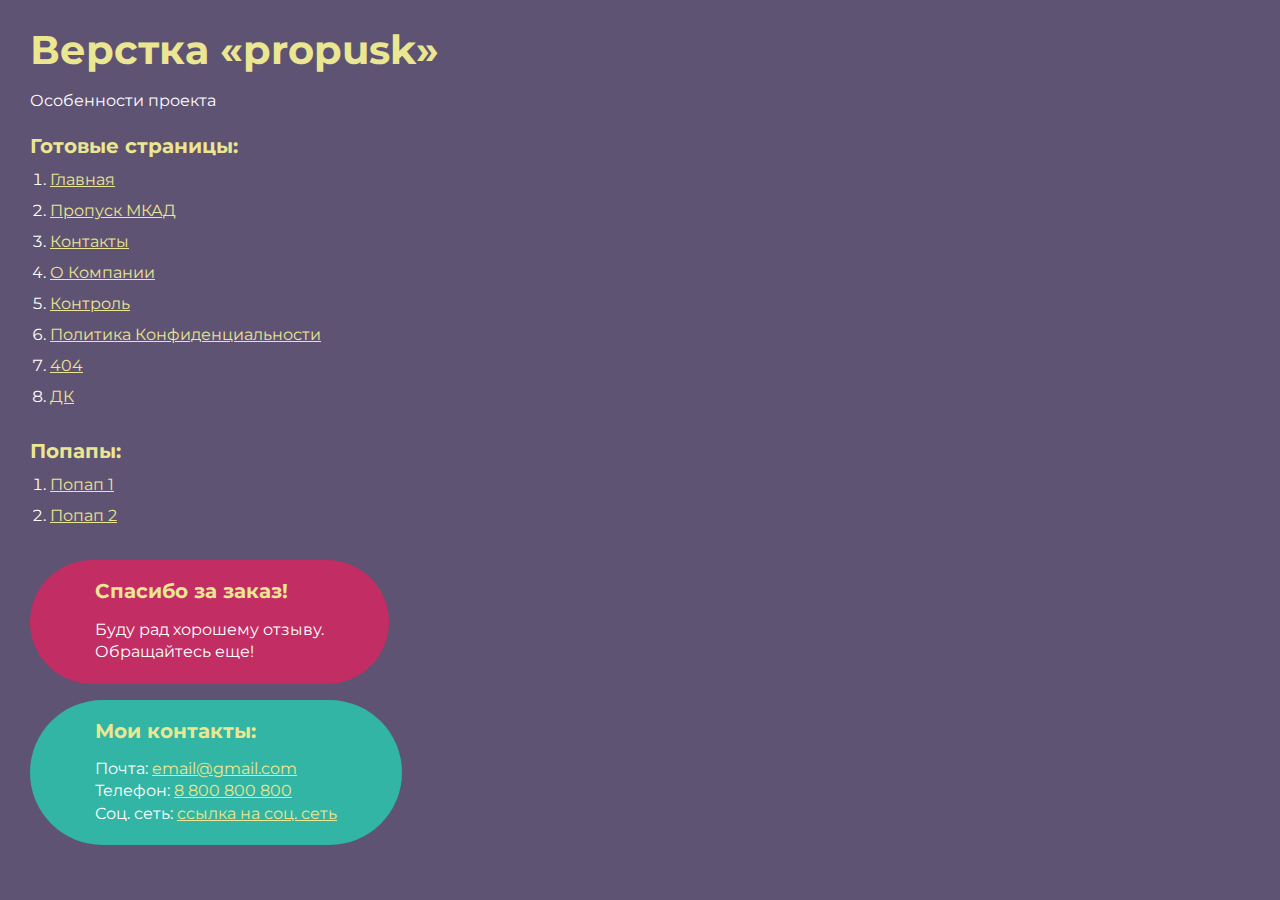
<file: index.html>
<!DOCTYPE html>
<html>

<head>
	<meta charset="UTF-8">
	<meta name="viewport" content="width=device-width, initial-scale=1.0">
	<title>Верстка «propusk»</title>
</head>

<body>
	<div class="rootpage">
		<h1>Верстка «propusk»</h1>
		<div class="rootpage__info">
			Особенности проекта
		</div>
		<h2>Готовые страницы:</h2>
		<ol class="rootpage__list">
			<li><a target="_blank" href="home.html">Главная</a></li>
			<li><a target="_blank" href="mkad.html">Пропуск МКАД</a></li>
			<li><a target="_blank" href="contacts.html">Контакты</a></li>
			<li><a target="_blank" href="about.html">О Компании</a></li>
			<li><a target="_blank" href="control.html">Контроль</a></li>
			<li><a target="_blank" href="policy.html">Политика Конфиденциальности</a></li>
			<li><a target="_blank" href="404.html">404</a></li>
			<li><a target="_blank" href="dk.html">ДК</a></li>
		</ol>
		<h2>Попапы:</h2>
		<ol class="rootpage__list">
			<li><a target="_blank" href="home.html#popup">Попап 1</a></li>
			<li><a target="_blank" href="home.html#popupaccept">Попап 2</a></li>
		</ol>
		<div class="rootpage__tnx">
			<h2>Спасибо за заказ!</h2>
			<p>Буду рад хорошему отзыву.</p>
			<p>Обращайтесь еще!</p>
		</div>
		<div class="rootpage__contacts">
			<h2>Мои контакты:</h2>
			<p>Почта: <a href="mailto:email@gmail.com">email@gmail.com</a></p>
			<p>Телефон: <a href="tel:8800800800">8 800 800 800</a></p>
			<p>Соц. сеть: <a href="">ссылка на соц. сеть</a></p>
		</div>
	</div>

</body>
<style>
	@charset "UTF-8";
	@import url("https://fonts.googleapis.com/css?family=Montserrat:regular,700&display=swap");

	*,
	*::before,
	*::after {
		padding: 0px;
		margin: 0px;
		border: 0px;
		box-sizing: border-box;
	}

	html,
	body {
		height: 100%;
		margin: 0;
		padding: 0;
		min-width: 320px;
		width: 100%;
		color: #fff;
		background-color: #5e5373;
	}

	body {
		font-family: Montserrat;
		font-size: 100%;
		line-height: 1;
		font-size: 1rem;
	}

	a {
		text-decoration: underline;
		color: #ebe691
	}

	a:visited {
		text-decoration: underline;
		color: #aaa768;
	}

	a:hover {
		text-decoration: none;
	}

	ul li {
		list-style: none;
	}

	img {
		vertical-align: top;
	}

	.wrapper {
		width: 100%;
		min-height: 100%;
		overflow: hidden;
	}

	.rootpage {
		padding: 30px;
		display: flex;
		flex-direction: column;
		align-items: flex-start;
	}

	@media (max-width: 767px) {
		.rootpage {
			padding: 30px 15px;
		}
	}

	h1 {
		color: #ebe691;
		font-size: 2.5rem;
		margin: 0px 0px 1.25rem 0px;
	}

	@media (max-width: 767px) {
		h1 {
			font-size: 1.85rem;
			margin: 0px 0px 1.25rem 0px;
		}
	}

	h2 {
		color: #ebe691;
		font-size: 1.25rem;
		margin: 0px 0px 1rem 0px;
	}

	@media (max-width: 767px) {
		h2 {
			font-size: 1.125rem;
			margin: 0px 0px 1rem 0px;
		}
	}

	.rootpage__info {
		line-height: 140%;
		margin: 0px 0px 1.5rem 0px;
	}

	.rootpage__list {
		margin: 0px 0px 2.25rem 1.25rem;
	}

	.rootpage__list li:not(:last-child) {
		margin: 0px 0px 15px 0px;
	}

	.rootpage__contacts,
	.rootpage__tnx {
		border-radius: 200px;
		padding: 20px 65px;
		line-height: 140%;
	}

	@media (max-width: 767px) {

		.rootpage__contacts,
		.rootpage__tnx {
			border-radius: 40px;
			padding: 20px;
		}
	}

	.rootpage__contacts {
		background: #32b5a4;

	}

	.rootpage__contacts a {
		color: #ebe691;
	}

	.rootpage__tnx {
		background: #c22d63;
		margin: 0px 0px 1rem 0px;
	}
</style>

</html>
</file>
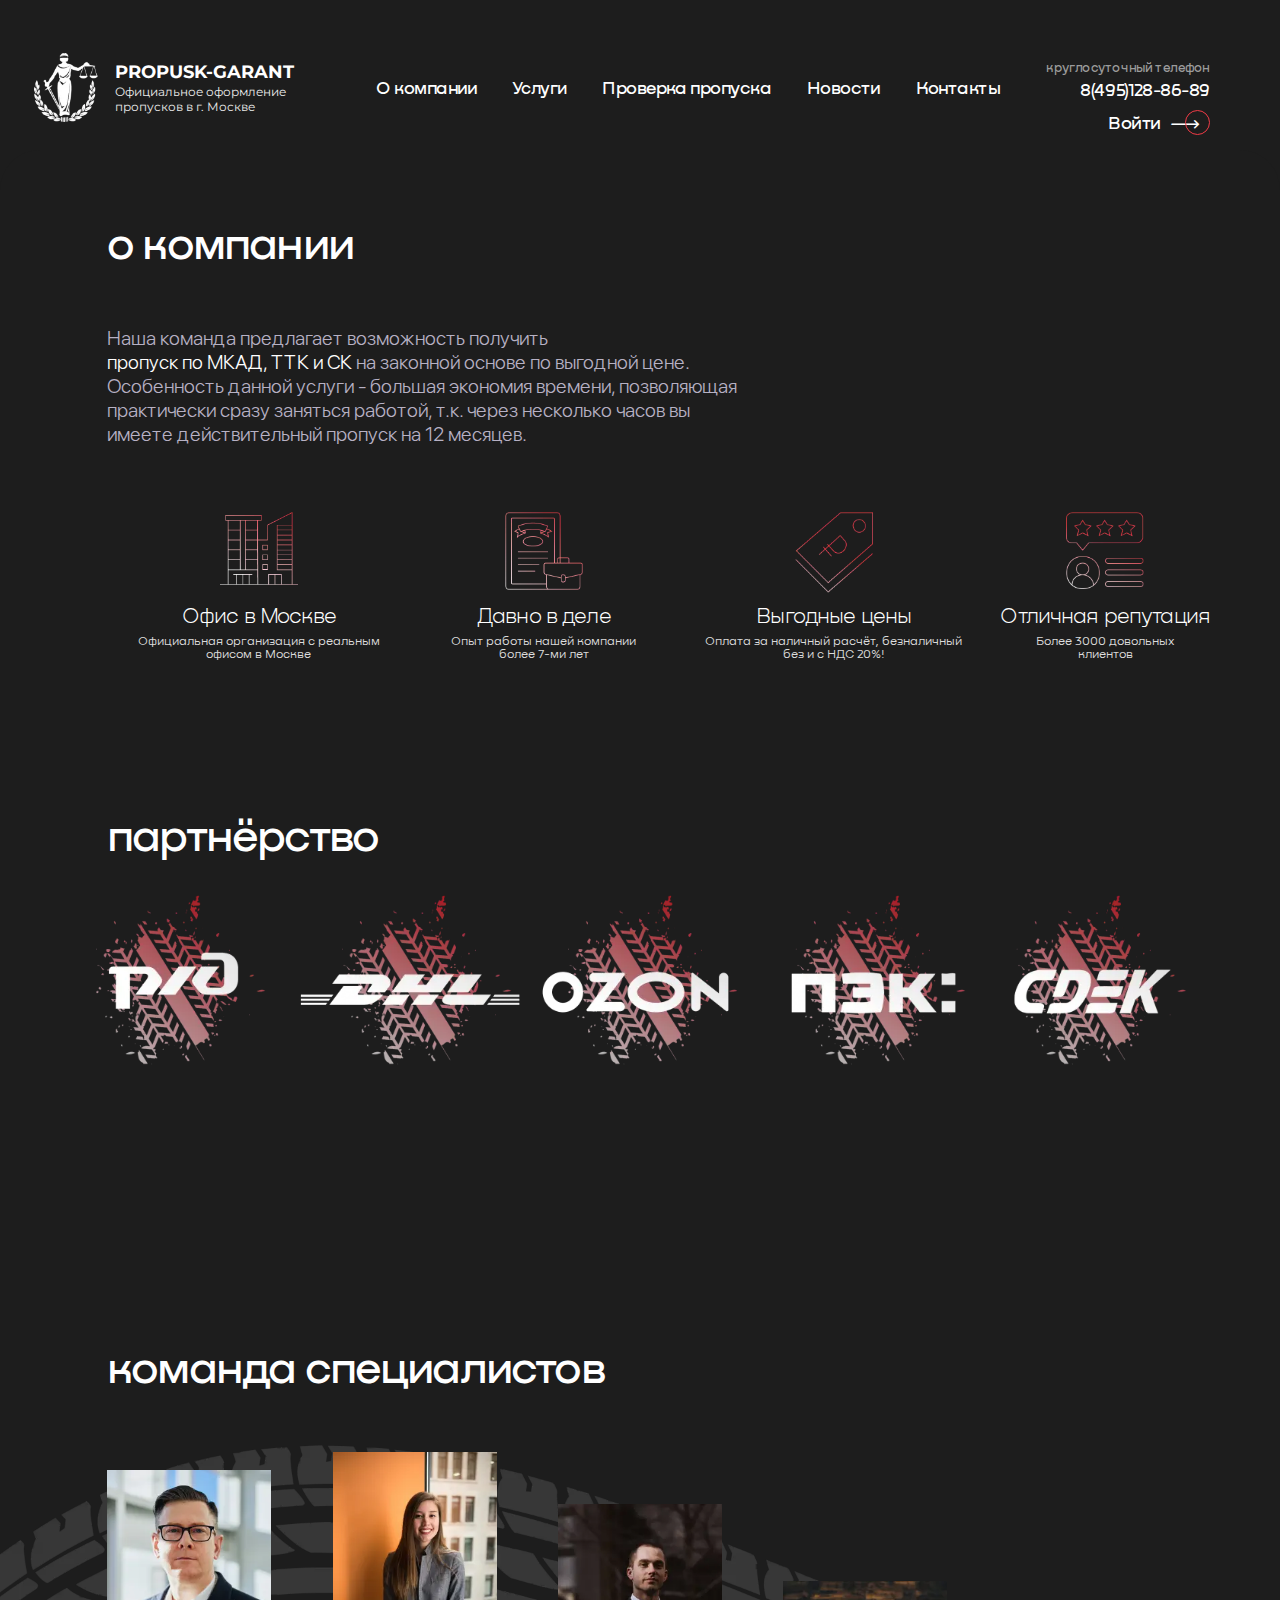
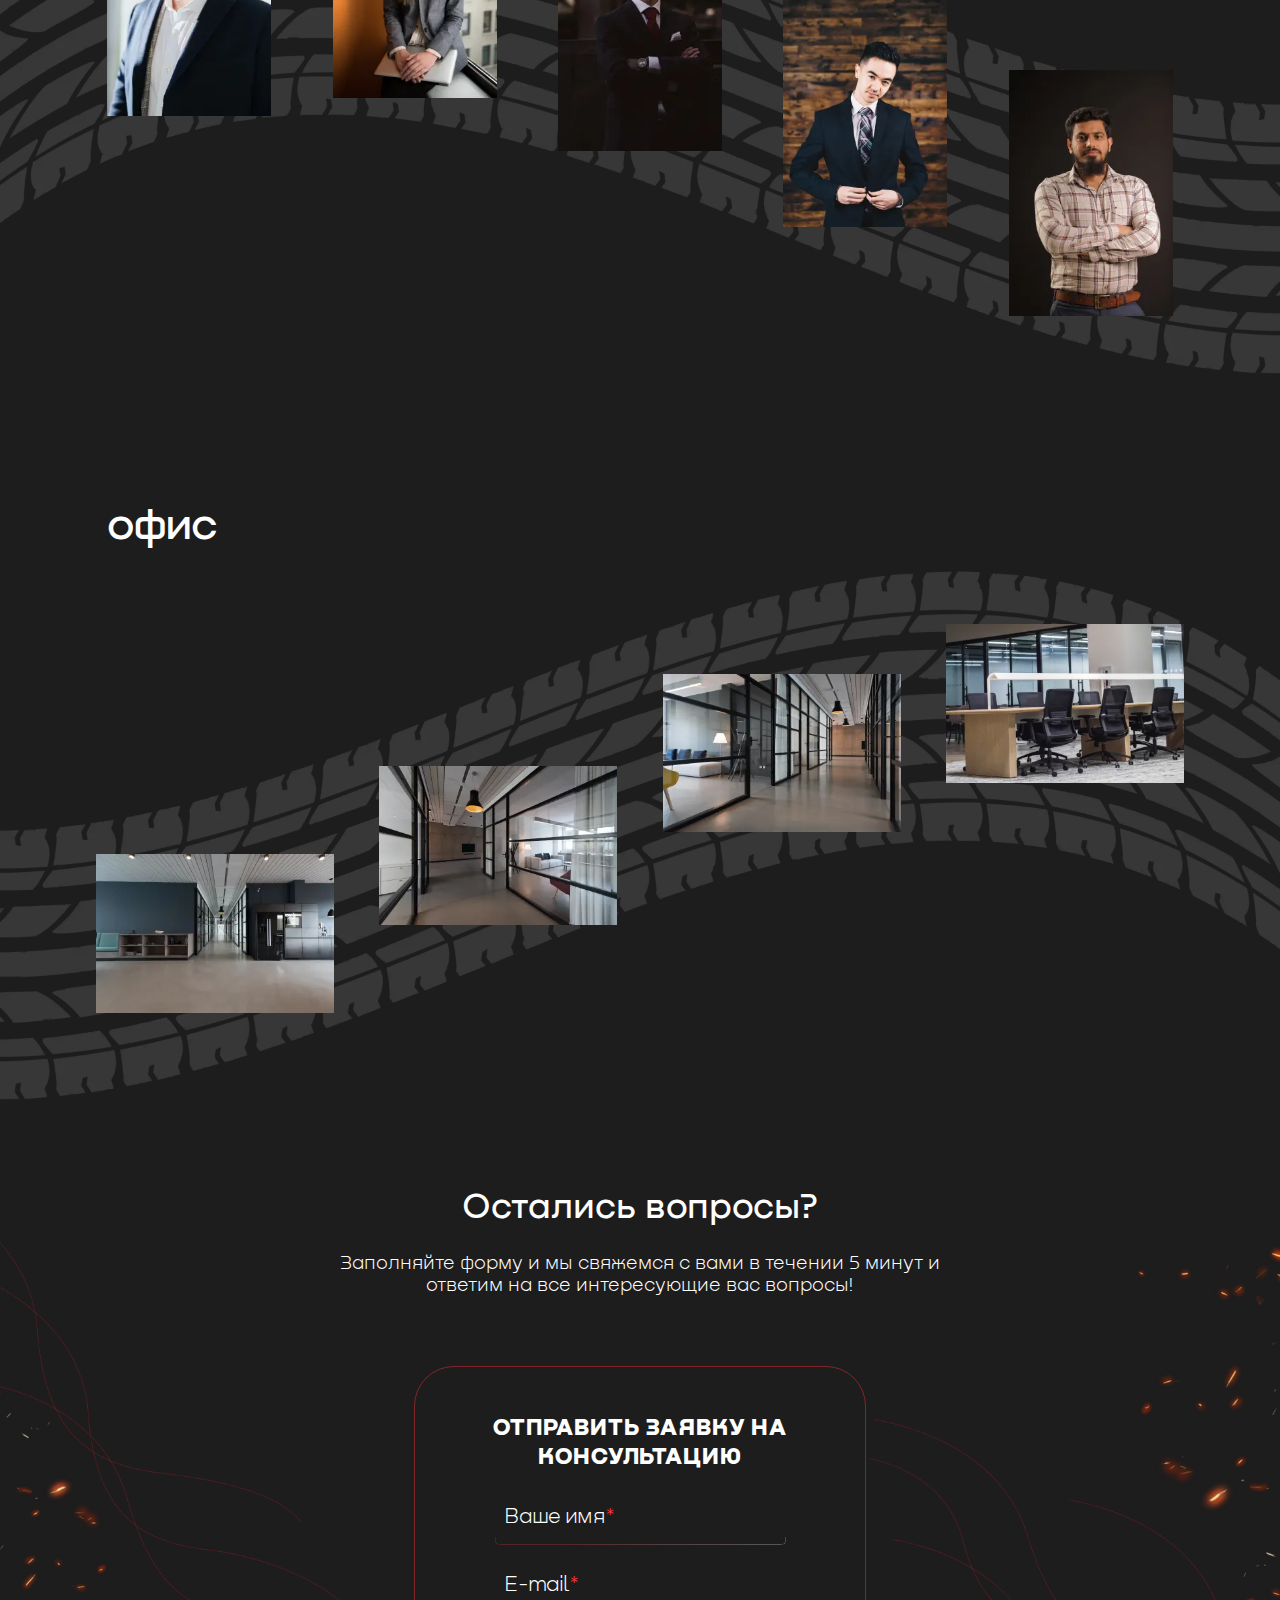
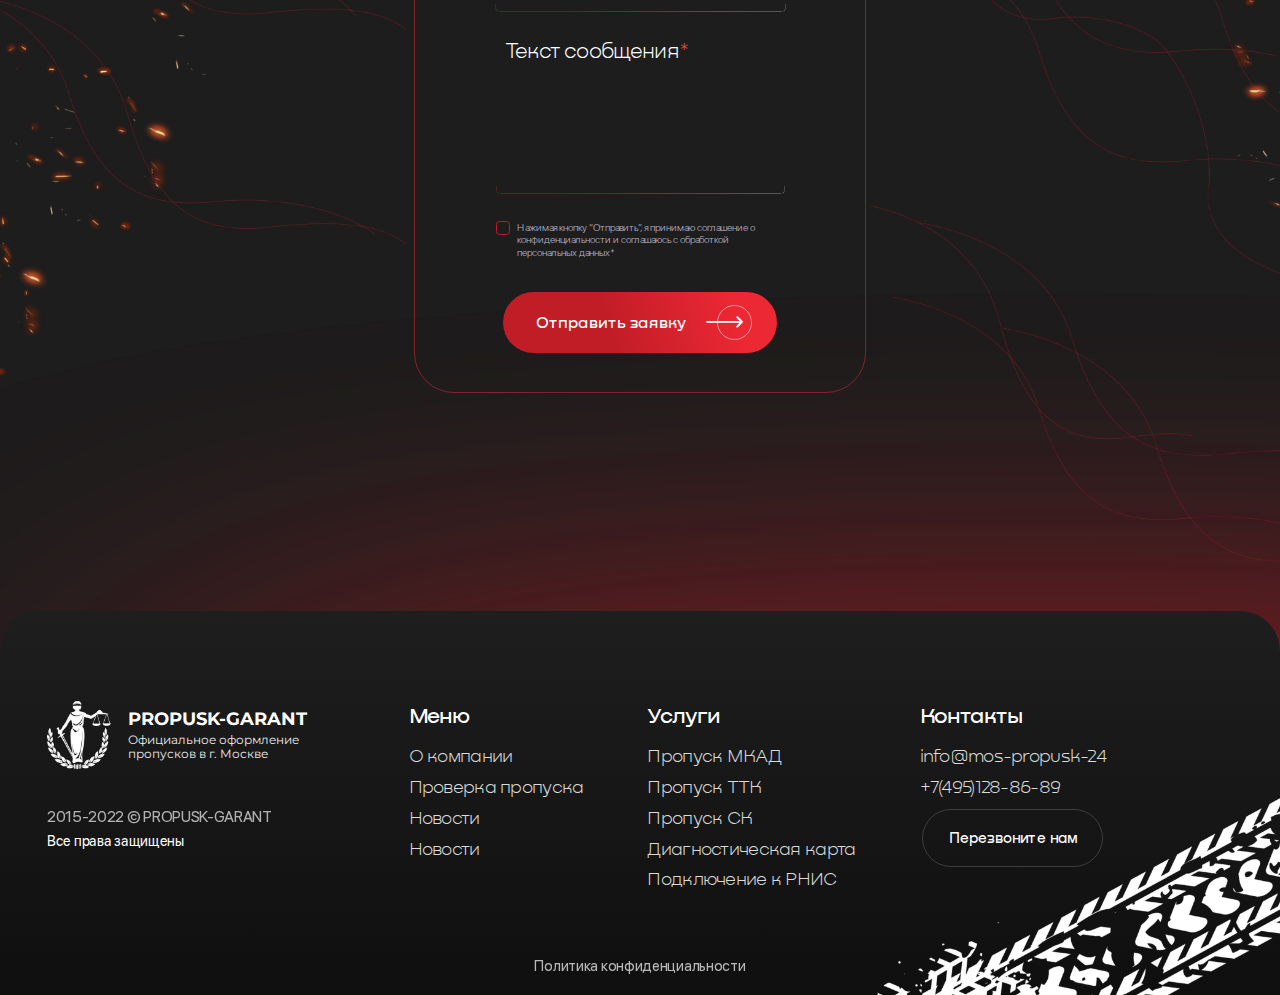
<file: about.html>
<!DOCTYPE html>
<html lang="ru">

<head>
	<title>О компании</title>
	<meta charset="UTF-8">
	<meta name="format-detection" content="telephone=no">
	<!-- <style>body{opacity: 0;}</style> -->
	<link rel="stylesheet" href="css/style.min.css?_v=20221114233137">
	<link rel="shortcut icon" href="favicon.ico">
	<!-- <meta name="robots" content="noindex, nofollow"> -->
	<meta name="viewport" content="width=device-width, initial-scale=1.0">
</head>

<body>
	<div class="wrapper">
		<main class="page">
			<header class="header">
				<div class="header__container">
					<div class="header__body body-header">
						<a href="home.html" class="body-header__logo logo-header">
							<picture><source srcset="img/logo.webp" type="image/webp"><img class="logo-header__img" src="img/logo.png" alt=""></picture>
							<div class="logo-header__text">
								<div class="logo-header__title">PROPUSK-GARANT</div>
								<div class="logo-header__subtitle">Официальное оформление <br> пропусков в г. Москве</div>
							</div>
						</a>
						<nav data-spollers class="body-header__nav nav-header">
							<ul class="nav-header__list">
								<li class="nav-header__item"><a href="" class="nav-header__link">О компании</a></li>
								<li class="nav-header__item">
									<div class="nav-header-spoller spoller-nav">
										<button type="button" data-spoller class="spoller-nav__title">Услуги</button>
										<div class="spoller-nav__body">
											<ul class="spoller-nav__list">
												<li class="spoller-nav__item"><a href="mkad.html" class="spoller-nav__link">Пропуск МКАД</a></li>
												<li class="spoller-nav__item"><a href="" class="spoller-nav__link">Пропуск ТТК</a></li>
												<li class="spoller-nav__item"><a href="" class="spoller-nav__link">Пропуск СК</a></li>
												<li class="spoller-nav__item"><a href="" class="spoller-nav__link">Пропуск на эвакуатор</a></li>
												<li class="spoller-nav__item"><a href="" class="spoller-nav__link">Пропуск на спецтехнику</a></li>
												<li class="spoller-nav__item"><a href="" class="spoller-nav__link">Иностранным перевозчикам</a></li>
												<li class="spoller-nav__item"><a href="" class="spoller-nav__link">Диагностическая карта</a></li>
												<li class="spoller-nav__item"><a href="" class="spoller-nav__link">Подключение к РНИС</a></li>
												<li class="spoller-nav__item"><a href="" class="spoller-nav__link">Страхование ТС</a></li>
												<li class="spoller-nav__item"><a href="" class="spoller-nav__link">Переоборудование ТС</a></li>
											</ul>
										</div>
									</div>
								</li>
								<li class="nav-header__item"><a href="" class="nav-header__link">Проверка пропуска</a></li>
								<li class="nav-header__item"><a href="" class="nav-header__link">Новости</a></li>
								<li class="nav-header__item"><a href="contacts.html" class="nav-header__link">Контакты</a></li>
							</ul>
						</nav>
						<div class="body-header__phone phone-header">
							<div class="phone-header__inner">
								<div class="phone-header__text">круглосуточный телефон</div>
								<a href="tel:84951288689" class="phone-header__tel">8(495)128-86-89</a>
							</div>
							<a href="" class="phone-header__login login-phone-header">
								<div class="login-phone-header__text _icon-arrow-right">Войти</div>
							</a>
						</div>
					</div>
					<nav class="menu__body body-menu">
						<ul class="body-menu__list">
							<li class="body-menu__item"><a href="" class="body-menu__link">О компании</a></li>
							<li data-spollers class="body-menu__spollers spollers-menu">
								<div class="spollers-menu__item">
									<button type="button" data-spoller class="spollers-menu__title">Услуги</button>
									<div class="spollers-menu__body body-menu-spollers">
										<ul class="body-menu-spollers__list">
											<li class="body-menu-spollers__item"><a href="" class="body-menu-spollers__link">Пропуск МКАД</a></li>
											<li class="body-menu-spollers__item"><a href="" class="body-menu-spollers__link">Пропуск ТТК</a></li>
											<li class="body-menu-spollers__item"><a href="" class="body-menu-spollers__link">Пропуск СК</a></li>
											<li class="body-menu-spollers__item"><a href="" class="body-menu-spollers__link">Пропуск на эвакуатор</a></li>
											<li class="body-menu-spollers__item"><a href="" class="body-menu-spollers__link">Пропуск на спецтехнику</a></li>
											<li class="body-menu-spollers__item"><a href="" class="body-menu-spollers__link">Иностранным перевозчикам</a></li>
											<li class="body-menu-spollers__item"><a href="" class="body-menu-spollers__link">Подключение к РНИС</a></li>
											<li class="body-menu-spollers__item"><a href="" class="body-menu-spollers__link">Страхование ТС</a></li>
											<li class="body-menu-spollers__item"><a href="" class="body-menu-spollers__link">Переоборудование ТС</a></li>
										</ul>
									</div>
								</div>
							</li>
							<li class="body-menu__item"><a href="" class="body-menu__link">Проверка пропуска</a></li>
							<li class="body-menu__item"><a href="" class="body-menu__link">Новости</a></li>
							<li class="body-menu__item"><a href="contacts.html" class="body-menu__link">Контакты</a></li>
							<li class="body-menu__item">
								<a href="" class="phone-header__login login-phone-header">
									<div class="login-phone-header__text _icon-arrow-right">Войти</div>
								</a>
							</li>
							<li class="body-menu__item"><a href="mailto:info@mos-propusk-24.ru" class="body-menu__link">info@mos-propusk-24.ru</a></li>
							<li class="body-menu__item">
								<div class="info-contacts__socials socials-info socials-menu">
									<a href="" class="socials-info__item">
										<img src="img/contacts/vk.svg" alt="">
									</a>
									<a href="" class="socials-info__item">
										<img src="img/contacts/youtube.svg" alt="">
									</a>
									<a href="" class="socials-info__item">
										<img src="img/contacts/yandex.svg" alt="">
									</a>
								</div>
							</li>
						</ul>
					</nav>
					<div data-da=".phone-header, 836" class="header__menu menu">
						<button type="button" class="menu__icon icon-menu"><span></span></button>

					</div>
				</div>
			</header>
			<section class="page__about about-page block page-about">
				<div class="about-page__container">
					<div class="about-page__title block-title">
						о компании
					</div>
					<div class="about-page__body">
						<div class="about-page__text">Наша команда предлагает возможность получить <a href="about-page__text _link">пропуск по МКАД, ТТК и СК</a> на законной основе по выгодной цене.
							Особенность данной услуги - большая экономия времени, позволяющая практически сразу заняться работой, т.к. через несколько часов вы имеете действительный пропуск на 12 месяцев.</div>
						<div class="about-page__inner inner-about">
							<div class="inner-about__item item-inner-about">
								<div class="item-inner-about__img"><picture><source srcset="img/about/01.webp" type="image/webp"><img src="img/about/01.png" alt=""></picture></div>
								<div class="item-inner-about__name">Офис в Москве</div>
								<div class="item-inner-about__text">Официальная организация с реальным офисом в Москве</div>
							</div>
							<div class="inner-about__item item-inner-about">
								<div class="item-inner-about__img"><picture><source srcset="img/about/02.webp" type="image/webp"><img src="img/about/02.png" alt=""></picture></div>
								<div class="item-inner-about__name">Давно в деле</div>
								<div class="item-inner-about__text">Опыт работы нашей компании более 7-ми лет</div>
							</div>
							<div class="inner-about__item item-inner-about">
								<div class="item-inner-about__img"><picture><source srcset="img/about/03.webp" type="image/webp"><img src="img/about/03.png" alt=""></picture></div>
								<div class="item-inner-about__name">Выгодные цены</div>
								<div class="item-inner-about__text">Оплата за наличный расчёт, безналичный без и с НДС 20%!</div>
							</div>
							<div class="inner-about__item item-inner-about">
								<div class="item-inner-about__img"><picture><source srcset="img/about/04.webp" type="image/webp"><img src="img/about/04.png" alt=""></picture></div>
								<div class="item-inner-about__name">
									<span>Отличная</span> репутация
								</div>
								<div class="item-inner-about__text">Более 3000 довольных клиентов</div>
							</div>
						</div>
					</div>
				</div>
				<div class="page__partnership partnership-page">
					<div class="partnership-page__container">
						<div class="partnership-page__title">партнёрство</div>
						<div class="content-partnership__slider">
							<div class="content-partnership__swiper">
								<div class="content-partnership__slide">
									<div class="content-partnership__item"><picture><source srcset="img/partnership/01.webp" type="image/webp"><img src="img/partnership/01.png" alt=""></picture></div>
								</div>
								<div class="content-partnership__slide">
									<div class="content-partnership__item"><picture><source srcset="img/partnership/02.webp" type="image/webp"><img src="img/partnership/02.png" alt=""></picture></div>
								</div>
								<div class="content-partnership__slide">
									<div class="content-partnership__item"><picture><source srcset="img/partnership/03.webp" type="image/webp"><img src="img/partnership/03.png" alt=""></picture></div>
								</div>
								<div class="content-partnership__slide">
									<div class="content-partnership__item"><picture><source srcset="img/partnership/04.webp" type="image/webp"><img src="img/partnership/04.png" alt=""></picture></div>
								</div>
								<div class="content-partnership__slide">
									<div class="content-partnership__item"><picture><source srcset="img/partnership/05.webp" type="image/webp"><img src="img/partnership/05.png" alt=""></picture></div>
								</div>
							</div>
						</div>
					</div>
				</div>
			</section>
			<section class="page__team team-page">
				<picture><source srcset="img/team/bg.webp" type="image/webp"><img class="team-img" src="img/team/bg.png" alt=""></picture>
				<picture><source srcset="img/team/bg.webp" type="image/webp"><img class="team-mobile-img" src="img/team/bg.png" alt=""></picture>
				<div class="team-page__container">
					<div class="team-page__title block-title">команда специалистов</div>
					<div class="team-page__content">
						<div class="team-page__item ti1">
							<picture><source srcset="img/team/01.webp" type="image/webp"><img src="img/team/01.jpg" alt=""></picture>
						</div>
						<div class="team-page__item ti2">
							<picture><source srcset="img/team/02.webp" type="image/webp"><img src="img/team/02.jpg" alt=""></picture>
						</div>
						<div class="team-page__item ti3">
							<picture><source srcset="img/team/03.webp" type="image/webp"><img src="img/team/03.jpg" alt=""></picture>
						</div>
						<div class="team-page__item ti4">
							<picture><source srcset="img/team/04.webp" type="image/webp"><img src="img/team/04.jpg" alt=""></picture>
						</div>
						<div class="team-page__item ti5">
							<picture><source srcset="img/team/05.webp" type="image/webp"><img src="img/team/05.jpg" alt=""></picture>
						</div>
					</div>
				</div>
			</section>
			<section class="page__office office-page">
				<picture><source srcset="img/office/bg.webp" type="image/webp"><img class="office-img" src="img/office/bg.png" alt=""></picture>
				<picture><source srcset="img/office/bg.webp" type="image/webp"><img class="office-mobile-img" src="img/office/bg.png" alt=""></picture>
				<div class="office-page__container">
					<div class="office-page__title block-title">офис</div>
					<div class="office-page__content">
						<div class="office-page__item oi1">
							<picture><source srcset="img/office/01.webp" type="image/webp"><img src="img/office/01.jpg" alt=""></picture>
						</div>
						<div class="office-page__item oi2">
							<picture><source srcset="img/office/02.webp" type="image/webp"><img src="img/office/02.jpg" alt=""></picture>
						</div>
						<div class="office-page__item oi3">
							<picture><source srcset="img/office/03.webp" type="image/webp"><img src="img/office/03.jpg" alt=""></picture>
						</div>
						<div class="office-page__item oi4">
							<picture><source srcset="img/office/04.webp" type="image/webp"><img src="img/office/04.jpg" alt=""></picture>
						</div>
					</div>
				</div>
			</section>
			<section class="contacts-page__request request-contacts">
				<div class="ellips e1 serv"></div>
				<div class="ellips e2 serv"></div>
				<div class="ellips e3 serv"></div>
				<picture><source srcset="img/page-contacts/fireright.webp" type="image/webp"><img class="request-contacts__img fireright" src="img/page-contacts/fireright.png" alt=""></picture>
				<picture><source srcset="img/page-contacts/fireleft.webp" type="image/webp"><img class="request-contacts__img fireleft" src="img/page-contacts/fireleft.png" alt=""></picture>
				<picture><source srcset="img/page-contacts/leftside.webp" type="image/webp"><img class="request-contacts__img leftside" src="img/page-contacts/leftside.png" alt=""></picture>
				<picture><source srcset="img/page-contacts/rightside.webp" type="image/webp"><img class="request-contacts__img rightside" src="img/page-contacts/rightside.png" alt=""></picture>
				<div class="request-contacts__container">
					<h1 class="request-contacts__title">Остались вопросы?</h1>
					<h2 class="request-contacts__subtitle">Заполняйте форму и мы свяжемся с вами в течении 5 минут и <br> ответим на все интересующие вас вопросы!</h2>
					<form class="request-contacts__form form-contacts" action="">
						<h3 class="form-contacts__title">ОТПРАВИТЬ ЗАЯВКУ НА КОНСУЛЬТАЦИЮ</h3>
						<div class="form-contacts__input-box">
							<input tabindex="1" autocomplete="off" type="text" name="form[]" data-error="Ошибка" placeholder="" class="form-contacts__input">
							<img class="form-contacts__input-border" src="img/mkad/intro/border.svg" alt="">
							<label for="form-contacts__input" class="form-contacts__input-placeholder">Ваше имя<span>*</span>
							</label>
						</div>
						<div class="form-contacts__input-box">
							<input tabindex="2" autocomplete="off" type="text" name="form[]" data-error="Ошибка" placeholder="" class="form-contacts__input">
							<img class="form-contacts__input-border" src="img/mkad/intro/border.svg" alt="">
							<label for="form-contacts__input" class="form-contacts__input-placeholder">E-mail<span>*</span>
							</label>
						</div>
						<div class="form-contacts__input-box">
							<textarea tabindex="3" autocomplete="off" type="tel" name="form[]" data-error="Ошибка" placeholder="" class="form-contacts__input inp-textarea"></textarea>
							<img class="form-contacts__input-border" src="img/mkad/intro/border.svg" alt="">
							<label for="form-contacts__input" class="form-contacts__input-placeholder">Текст сообщения<span>*</span>
							</label>
						</div>
						<div class="form-contacts__checkbox-box">
							<input tabindex="4" autocomplete="off" id="contacts-checkbox" type="checkbox" name="form[]" data-error="Ошибка" class="form-contacts__checkbox">
							<label class="form-contacts__label" for="contacts-checkbox">Нажимая кнопку “Отправить”, я принимаю соглашение о конфиденциальности и соглашаюсь с обработкой персональных данных*</label>
						</div>
						<button tabindex="5" type="submit" class="form-contacts__button _icon-arrow-right">Отправить заявку</button>
					</form>
				</div>
			</section>

		</main>
		<footer class="footer block">
			<picture><source srcset="img/footer/01.webp" type="image/webp"><img class="footer__img" src="img/footer/01.png" alt=""></picture>
			<div class="footer__container">
				<div class="footer__column">
					<div class="footer__logo logo-footer">
						<picture><source srcset="img/logo.webp" type="image/webp"><img class="logo-footer__img" src="img/logo.png" alt=""></picture>
						<div class="logo-footer__text">
							<div class="logo-footer__title">PROPUSK-GARANT</div>
							<div class="logo-footer__subtitle">Официальное оформление <br> пропусков в г. Москве</div>
						</div>
					</div>
					<div class="footer__rights rights-footer">
						<div class="rights-footer__text">2015-2022 © PROPUSK-GARANT</div>
						<div class="rights-footer__reserve">Все права защищены</div>
					</div>
				</div>
				<nav class="footer__nav nav-footer">
					<ul class="nav-footer__list">
						<div class="nav-footer__title">Меню</div>
						<li class="nav-footer__item"><a href="" class="nav-footer__link">О компании</a></li>
						<li class="nav-footer__item"><a href="" class="nav-footer__link">Проверка пропуска</a></li>
						<li class="nav-footer__item"><a href="" class="nav-footer__link">Новости</a></li>
						<li class="nav-footer__item"><a href="" class="nav-footer__link">Новости</a></li>
					</ul>
					<ul class="nav-footer__list">
						<div class="nav-footer__title">Услуги</div>
						<li class="nav-footer__item"><a href="" class="nav-footer__link">Пропуск МКАД</a></li>
						<li class="nav-footer__item"><a href="" class="nav-footer__link">Пропуск ТТК</a></li>
						<li class="nav-footer__item"><a href="" class="nav-footer__link">Пропуск СК</a></li>
						<li class="nav-footer__item"><a href="" class="nav-footer__link">Диагностическая карта</a></li>
						<li class="nav-footer__item"><a href="" class="nav-footer__link">Подключение к РНИС</a></li>
					</ul>
					<ul class="nav-footer__list">
						<div class="nav-footer__title">Контакты</div>
						<li class="nav-footer__item"><a href="mailto:info@mos-propusk-24" class="nav-footer__link">info@mos-propusk-24</a></li>
						<li class="nav-footer__item"><a href="tel:84951288689" class="nav-footer__link">+7(495)128-86-89</a></li>
						<button type="button" class="nav-footer__button">Перезвоните нам</button>
					</ul>
				</nav>
			</div>
			<a href="" class="footer__policy">Политика конфиденциальности</a>
		</footer>
	</div>
	<div id="popup" aria-hidden="true" class="popup">
		<div class="popup__wrapper">
			<div class="popup__content">
				<div class="border popup-border"></div>

				<button data-close type="button" class="popup__close"></button>
				<div class="popup__inner inner-popup">
					<div class="inner-popup__title">Оставь заявку и получи специальное<br> уникальное предложение!</div>
					<form action="" class="inner-popup__form form-popup">
						<div class="form-popup__inputs">
							<div class="form-popup__input-box">
								<input autocomplete="off" type="text" name="form[]" data-error="Ошибка" placeholder="Ваше имя" class="form-popup__input">
								<picture><source srcset="img/inp-bor3.webp" type="image/webp"><img src="img/inp-bor3.png" alt="" class="form-popup__input-border"></picture>
							</div>
							<div class="form-popup__input-box">
								<input autocomplete="off" type="tel" name="form[]" data-error="Ошибка" placeholder="Номер телефона" class="form-popup__input">
								<picture><source srcset="img/inp-bor4.webp" type="image/webp"><img src="img/inp-bor4.png" alt="" class="form-popup__input-border"></picture>
							</div>
						</div>
						<div class="form-popup__discount">Скидка 1000 рублей + 2 временных пропуска в подарок</div>
						<div class="form-popup__checkbox-box">
							<input tabindex="4" autocomplete="off" id="contacts-checkbox" type="checkbox" name="form[]" data-error="Ошибка" class="form-popup__checkbox">
							<label class="form-popup__label" for="contacts-checkbox">
								<div class="form-popup__label-text">Нажимая на кнопку “Отправить”, Вы даете <span>согласие на обработку <br> персональных данных</span></div>
							</label>
						</div>
						<button type="submit" class="form-popup__button">Отправить</button>
					</form>
				</div>

			</div>

		</div>
	</div>
	<div id="popupaccept" aria-hidden="true" class="popup _popup-accepted">
		<div class="popup__wrapper">
			<div class="popup__content">
				<div class="border popup-border"></div>
				<button data-close type="button" class="popup__close"></button>
				<div class="popup__text">Ваша заявка принята!<br>
					Наш менеджер скоро свяжется с вами.</div>
			</div>
		</div>
	</div>
	<script src="js/app.min.js?_v=20221114233137"></script>

</body>


</html>
</file>
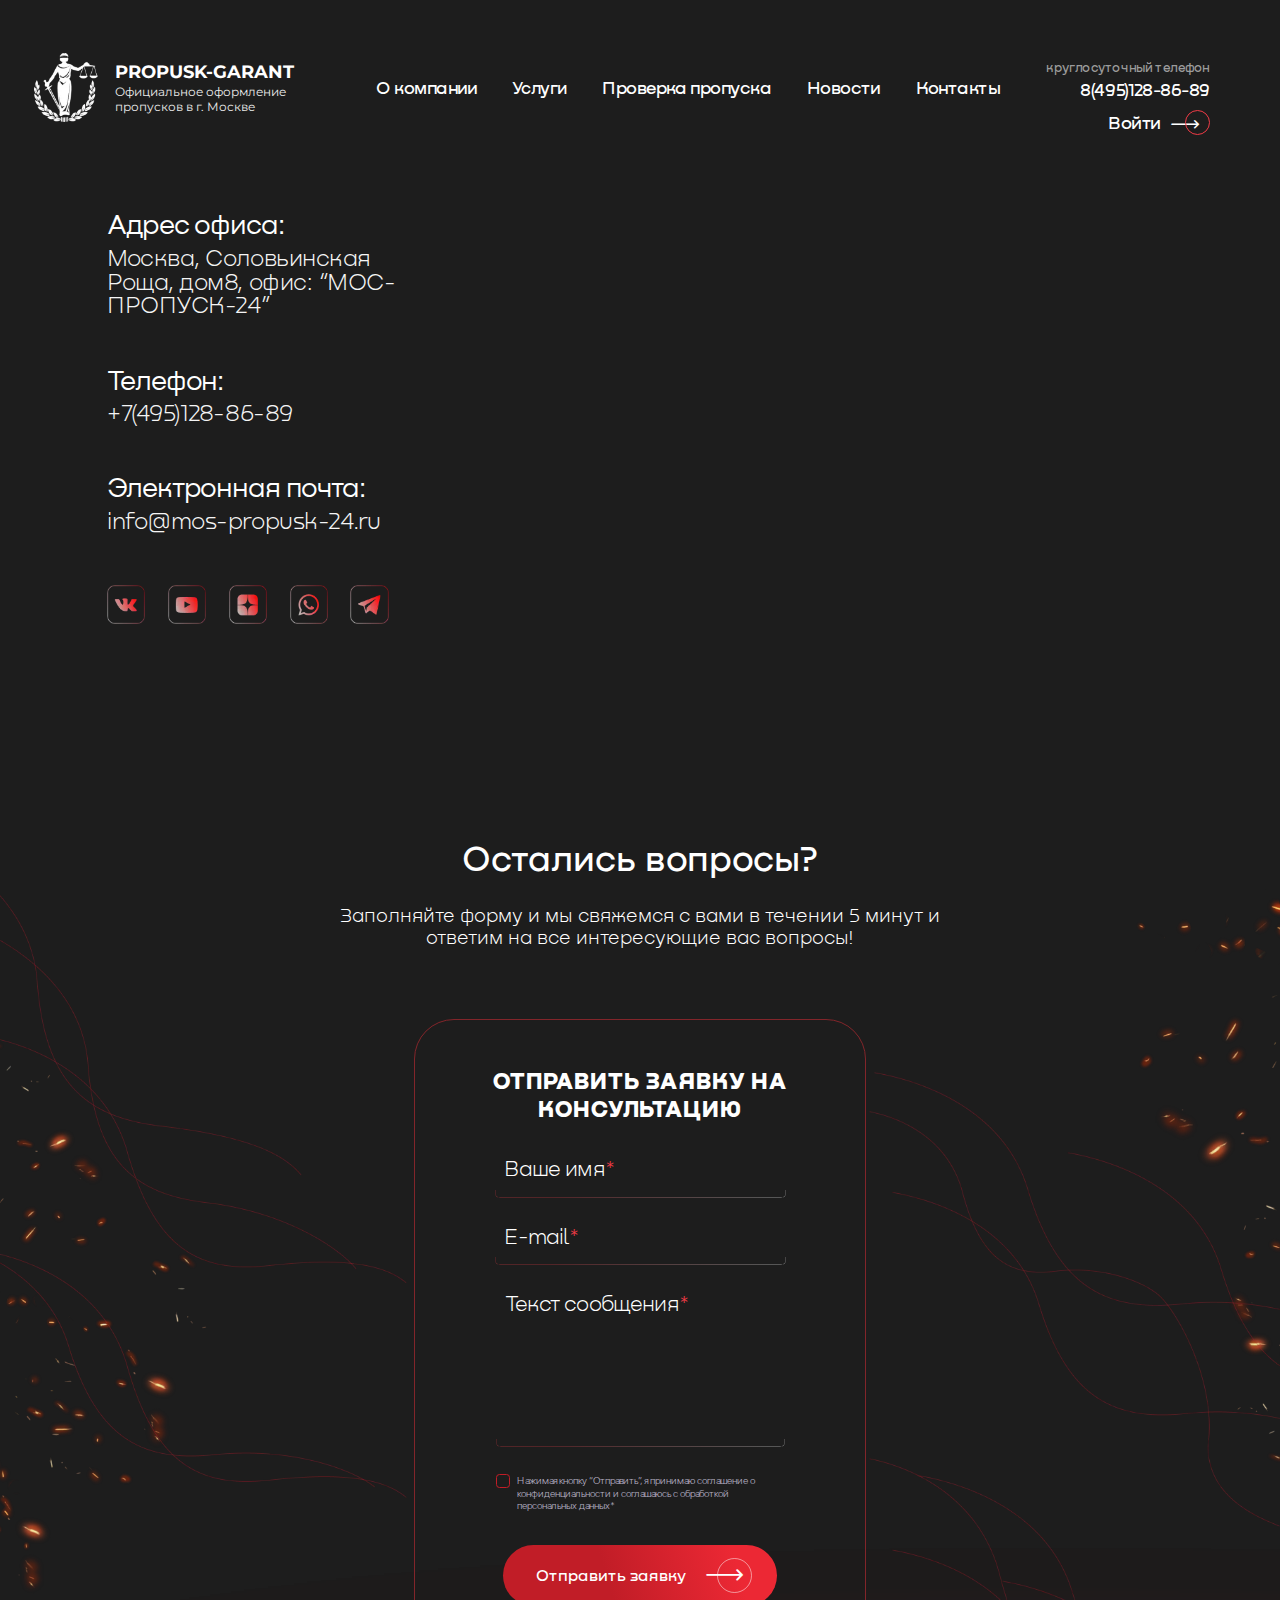
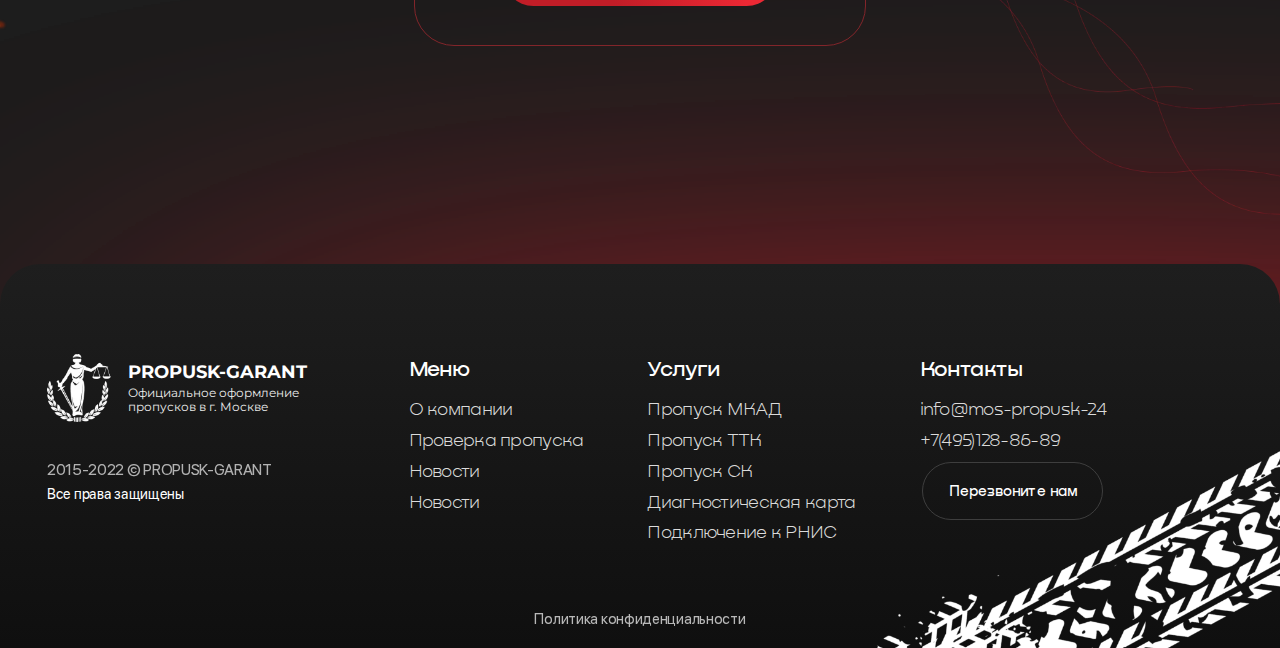
<file: contacts.html>
<!DOCTYPE html>
<html lang="ru">

<head>
	<title>Контакты</title>
	<meta charset="UTF-8">
	<meta name="format-detection" content="telephone=no">
	<!-- <style>body{opacity: 0;}</style> -->
	<link rel="stylesheet" href="css/style.min.css?_v=20221114233137">
	<link rel="shortcut icon" href="favicon.ico">
	<!-- <meta name="robots" content="noindex, nofollow"> -->
	<meta name="viewport" content="width=device-width, initial-scale=1.0">
</head>

<body>
	<div class="wrapper">
		<main class="page">
			<section class="page__contacts contacts-page block page-contacts">
				<header class="header">
					<div class="header__container">
						<div class="header__body body-header">
							<a href="home.html" class="body-header__logo logo-header">
								<picture><source srcset="img/logo.webp" type="image/webp"><img class="logo-header__img" src="img/logo.png" alt=""></picture>
								<div class="logo-header__text">
									<div class="logo-header__title">PROPUSK-GARANT</div>
									<div class="logo-header__subtitle">Официальное оформление <br> пропусков в г. Москве</div>
								</div>
							</a>
							<nav data-spollers class="body-header__nav nav-header">
								<ul class="nav-header__list">
									<li class="nav-header__item"><a href="" class="nav-header__link">О компании</a></li>
									<li class="nav-header__item">
										<div class="nav-header-spoller spoller-nav">
											<button type="button" data-spoller class="spoller-nav__title">Услуги</button>
											<div class="spoller-nav__body">
												<ul class="spoller-nav__list">
													<li class="spoller-nav__item"><a href="mkad.html" class="spoller-nav__link">Пропуск МКАД</a></li>
													<li class="spoller-nav__item"><a href="" class="spoller-nav__link">Пропуск ТТК</a></li>
													<li class="spoller-nav__item"><a href="" class="spoller-nav__link">Пропуск СК</a></li>
													<li class="spoller-nav__item"><a href="" class="spoller-nav__link">Пропуск на эвакуатор</a></li>
													<li class="spoller-nav__item"><a href="" class="spoller-nav__link">Пропуск на спецтехнику</a></li>
													<li class="spoller-nav__item"><a href="" class="spoller-nav__link">Иностранным перевозчикам</a></li>
													<li class="spoller-nav__item"><a href="" class="spoller-nav__link">Диагностическая карта</a></li>
													<li class="spoller-nav__item"><a href="" class="spoller-nav__link">Подключение к РНИС</a></li>
													<li class="spoller-nav__item"><a href="" class="spoller-nav__link">Страхование ТС</a></li>
													<li class="spoller-nav__item"><a href="" class="spoller-nav__link">Переоборудование ТС</a></li>
												</ul>
											</div>
										</div>
									</li>
									<li class="nav-header__item"><a href="" class="nav-header__link">Проверка пропуска</a></li>
									<li class="nav-header__item"><a href="" class="nav-header__link">Новости</a></li>
									<li class="nav-header__item"><a href="contacts.html" class="nav-header__link">Контакты</a></li>
								</ul>
							</nav>
							<div class="body-header__phone phone-header">
								<div class="phone-header__inner">
									<div class="phone-header__text">круглосуточный телефон</div>
									<a href="tel:84951288689" class="phone-header__tel">8(495)128-86-89</a>
								</div>
								<a href="" class="phone-header__login login-phone-header">
									<div class="login-phone-header__text _icon-arrow-right">Войти</div>
								</a>
							</div>
						</div>
						<nav class="menu__body body-menu">
							<ul class="body-menu__list">
								<li class="body-menu__item"><a href="" class="body-menu__link">О компании</a></li>
								<li data-spollers class="body-menu__spollers spollers-menu">
									<div class="spollers-menu__item">
										<button type="button" data-spoller class="spollers-menu__title">Услуги</button>
										<div class="spollers-menu__body body-menu-spollers">
											<ul class="body-menu-spollers__list">
												<li class="body-menu-spollers__item"><a href="" class="body-menu-spollers__link">Пропуск МКАД</a></li>
												<li class="body-menu-spollers__item"><a href="" class="body-menu-spollers__link">Пропуск ТТК</a></li>
												<li class="body-menu-spollers__item"><a href="" class="body-menu-spollers__link">Пропуск СК</a></li>
												<li class="body-menu-spollers__item"><a href="" class="body-menu-spollers__link">Пропуск на эвакуатор</a></li>
												<li class="body-menu-spollers__item"><a href="" class="body-menu-spollers__link">Пропуск на спецтехнику</a></li>
												<li class="body-menu-spollers__item"><a href="" class="body-menu-spollers__link">Иностранным перевозчикам</a></li>
												<li class="body-menu-spollers__item"><a href="" class="body-menu-spollers__link">Подключение к РНИС</a></li>
												<li class="body-menu-spollers__item"><a href="" class="body-menu-spollers__link">Страхование ТС</a></li>
												<li class="body-menu-spollers__item"><a href="" class="body-menu-spollers__link">Переоборудование ТС</a></li>
											</ul>
										</div>
									</div>
								</li>
								<li class="body-menu__item"><a href="" class="body-menu__link">Проверка пропуска</a></li>
								<li class="body-menu__item"><a href="" class="body-menu__link">Новости</a></li>
								<li class="body-menu__item"><a href="contacts.html" class="body-menu__link">Контакты</a></li>
								<li class="body-menu__item">
									<a href="" class="phone-header__login login-phone-header">
										<div class="login-phone-header__text _icon-arrow-right">Войти</div>
									</a>
								</li>
								<li class="body-menu__item"><a href="mailto:info@mos-propusk-24.ru" class="body-menu__link">info@mos-propusk-24.ru</a></li>
								<li class="body-menu__item">
									<div class="info-contacts__socials socials-info socials-menu">
										<a href="" class="socials-info__item">
											<img src="img/contacts/vk.svg" alt="">
										</a>
										<a href="" class="socials-info__item">
											<img src="img/contacts/youtube.svg" alt="">
										</a>
										<a href="" class="socials-info__item">
											<img src="img/contacts/yandex.svg" alt="">
										</a>
									</div>
								</li>
							</ul>
						</nav>
						<div data-da=".phone-header, 836" class="header__menu menu">
							<button type="button" class="menu__icon icon-menu"><span></span></button>

						</div>
					</div>
				</header>

				<div class="contacts-page__container">

					<div class="contacts-page__body body-contacts">
						<div class="body-contacts__info info-contacts">
							<div class="info-contacts__item">
								<h3 class="info-contacts__title">
									Адрес офиса:
								</h3>
								<div class="info-contacts__text">
									Москва, Соловьинская Роща, дом8, офис: “МОС-ПРОПУСК-24”
								</div>
							</div>
							<div class="info-contacts__item">
								<h3 class="info-contacts__title">
									Телефон:
								</h3>
								<div class="info-contacts__text">
									+7(495)128-86-89
								</div>
							</div>
							<div class="info-contacts__item">
								<h3 class="info-contacts__title">
									Электронная почта:
								</h3>
								<div class="info-contacts__text">
									info@mos-propusk-24.ru
								</div>
							</div>
							<div class="info-contacts__socials socials-info">
								<a href="" class="socials-info__item">
									<picture><source srcset="img/contacts/vk.webp" type="image/webp"><img src="img/contacts/vk.png" alt=""></picture>
								</a>
								<a href="" class="socials-info__item">
									<picture><source srcset="img/contacts/youtube.webp" type="image/webp"><img src="img/contacts/youtube.png" alt=""></picture>
								</a>
								<a href="" class="socials-info__item">
									<picture><source srcset="img/contacts/yandex.webp" type="image/webp"><img src="img/contacts/yandex.png" alt=""></picture>
								</a>
								<a href="" class="socials-info__item">
									<picture><source srcset="img/contacts/whatsapp.webp" type="image/webp"><img src="img/contacts/whatsapp.png" alt=""></picture>
								</a>
								<a href="" class="socials-info__item">
									<picture><source srcset="img/contacts/TG.webp" type="image/webp"><img src="img/contacts/TG.png" alt=""></picture>
								</a>
							</div>
						</div>
						<div class="body-contacts__map">
							<script type="text/javascript" charset="utf-8" async src="https://api-maps.yandex.ru/services/constructor/1.0/js/?um=constructor%3A299904c082ce8298238da519e246903a75c5e050e0b15e5002302101758380e6&amp;max-width=948&amp;max-height=554&amp;lang=ru_RU&amp;scroll=true&_v=20221114233137"></script>
						</div>
					</div>
				</div>
			</section>
			<section class="contacts-page__request request-contacts">
				<div class="ellips e1 serv"></div>
				<div class="ellips e2 serv"></div>
				<div class="ellips e3 serv"></div>
				<picture><source srcset="img/page-contacts/fireright.webp" type="image/webp"><img class="request-contacts__img fireright" src="img/page-contacts/fireright.png" alt=""></picture>
				<picture><source srcset="img/page-contacts/fireleft.webp" type="image/webp"><img class="request-contacts__img fireleft" src="img/page-contacts/fireleft.png" alt=""></picture>
				<picture><source srcset="img/page-contacts/leftside.webp" type="image/webp"><img class="request-contacts__img leftside" src="img/page-contacts/leftside.png" alt=""></picture>
				<picture><source srcset="img/page-contacts/rightside.webp" type="image/webp"><img class="request-contacts__img rightside" src="img/page-contacts/rightside.png" alt=""></picture>
				<div class="request-contacts__container">
					<h1 class="request-contacts__title">Остались вопросы?</h1>
					<h2 class="request-contacts__subtitle">Заполняйте форму и мы свяжемся с вами в течении 5 минут и <br> ответим на все интересующие вас вопросы!</h2>
					<form class="request-contacts__form form-contacts" action="">
						<h3 class="form-contacts__title">ОТПРАВИТЬ ЗАЯВКУ НА КОНСУЛЬТАЦИЮ</h3>
						<div class="form-contacts__input-box">
							<input tabindex="1" autocomplete="off" type="text" name="form[]" data-error="Ошибка" placeholder="" class="form-contacts__input">
							<img class="form-contacts__input-border" src="img/mkad/intro/border.svg" alt="">
							<label for="form-contacts__input" class="form-contacts__input-placeholder">Ваше имя<span>*</span>
							</label>
						</div>
						<div class="form-contacts__input-box">
							<input tabindex="2" autocomplete="off" type="text" name="form[]" data-error="Ошибка" placeholder="" class="form-contacts__input">
							<img class="form-contacts__input-border" src="img/mkad/intro/border.svg" alt="">
							<label for="form-contacts__input" class="form-contacts__input-placeholder">E-mail<span>*</span>
							</label>
						</div>
						<div class="form-contacts__input-box">
							<textarea tabindex="3" autocomplete="off" type="tel" name="form[]" data-error="Ошибка" placeholder="" class="form-contacts__input inp-textarea"></textarea>
							<img class="form-contacts__input-border" src="img/mkad/intro/border.svg" alt="">
							<label for="form-contacts__input" class="form-contacts__input-placeholder">Текст сообщения<span>*</span>
							</label>
						</div>
						<div class="form-contacts__checkbox-box">
							<input tabindex="4" autocomplete="off" id="contacts-checkbox" type="checkbox" name="form[]" data-error="Ошибка" class="form-contacts__checkbox">
							<label class="form-contacts__label" for="contacts-checkbox">Нажимая кнопку “Отправить”, я принимаю соглашение о конфиденциальности и соглашаюсь с обработкой персональных данных*</label>
						</div>
						<button tabindex="5" type="submit" class="form-contacts__button _icon-arrow-right">Отправить заявку</button>
					</form>
				</div>
			</section>
		</main>
		<footer class="footer block">
			<picture><source srcset="img/footer/01.webp" type="image/webp"><img class="footer__img" src="img/footer/01.png" alt=""></picture>
			<div class="footer__container">
				<div class="footer__column">
					<div class="footer__logo logo-footer">
						<picture><source srcset="img/logo.webp" type="image/webp"><img class="logo-footer__img" src="img/logo.png" alt=""></picture>
						<div class="logo-footer__text">
							<div class="logo-footer__title">PROPUSK-GARANT</div>
							<div class="logo-footer__subtitle">Официальное оформление <br> пропусков в г. Москве</div>
						</div>
					</div>
					<div class="footer__rights rights-footer">
						<div class="rights-footer__text">2015-2022 © PROPUSK-GARANT</div>
						<div class="rights-footer__reserve">Все права защищены</div>
					</div>
				</div>
				<nav class="footer__nav nav-footer">
					<ul class="nav-footer__list">
						<div class="nav-footer__title">Меню</div>
						<li class="nav-footer__item"><a href="" class="nav-footer__link">О компании</a></li>
						<li class="nav-footer__item"><a href="" class="nav-footer__link">Проверка пропуска</a></li>
						<li class="nav-footer__item"><a href="" class="nav-footer__link">Новости</a></li>
						<li class="nav-footer__item"><a href="" class="nav-footer__link">Новости</a></li>
					</ul>
					<ul class="nav-footer__list">
						<div class="nav-footer__title">Услуги</div>
						<li class="nav-footer__item"><a href="" class="nav-footer__link">Пропуск МКАД</a></li>
						<li class="nav-footer__item"><a href="" class="nav-footer__link">Пропуск ТТК</a></li>
						<li class="nav-footer__item"><a href="" class="nav-footer__link">Пропуск СК</a></li>
						<li class="nav-footer__item"><a href="" class="nav-footer__link">Диагностическая карта</a></li>
						<li class="nav-footer__item"><a href="" class="nav-footer__link">Подключение к РНИС</a></li>
					</ul>
					<ul class="nav-footer__list">
						<div class="nav-footer__title">Контакты</div>
						<li class="nav-footer__item"><a href="mailto:info@mos-propusk-24" class="nav-footer__link">info@mos-propusk-24</a></li>
						<li class="nav-footer__item"><a href="tel:84951288689" class="nav-footer__link">+7(495)128-86-89</a></li>
						<button type="button" class="nav-footer__button">Перезвоните нам</button>
					</ul>
				</nav>
			</div>
			<a href="" class="footer__policy">Политика конфиденциальности</a>
		</footer>
	</div>
	<div id="popup" aria-hidden="true" class="popup">
		<div class="popup__wrapper">
			<div class="popup__content">
				<div class="border popup-border"></div>

				<button data-close type="button" class="popup__close"></button>
				<div class="popup__inner inner-popup">
					<div class="inner-popup__title">Оставь заявку и получи специальное<br> уникальное предложение!</div>
					<form action="" class="inner-popup__form form-popup">
						<div class="form-popup__inputs">
							<div class="form-popup__input-box">
								<input autocomplete="off" type="text" name="form[]" data-error="Ошибка" placeholder="Ваше имя" class="form-popup__input">
								<picture><source srcset="img/inp-bor3.webp" type="image/webp"><img src="img/inp-bor3.png" alt="" class="form-popup__input-border"></picture>
							</div>
							<div class="form-popup__input-box">
								<input autocomplete="off" type="tel" name="form[]" data-error="Ошибка" placeholder="Номер телефона" class="form-popup__input">
								<picture><source srcset="img/inp-bor4.webp" type="image/webp"><img src="img/inp-bor4.png" alt="" class="form-popup__input-border"></picture>
							</div>
						</div>
						<div class="form-popup__discount">Скидка 1000 рублей + 2 временных пропуска в подарок</div>
						<div class="form-popup__checkbox-box">
							<input tabindex="4" autocomplete="off" id="contacts-checkbox" type="checkbox" name="form[]" data-error="Ошибка" class="form-popup__checkbox">
							<label class="form-popup__label" for="contacts-checkbox">
								<div class="form-popup__label-text">Нажимая на кнопку “Отправить”, Вы даете <span>согласие на обработку <br> персональных данных</span></div>
							</label>
						</div>
						<button type="submit" class="form-popup__button">Отправить</button>
					</form>
				</div>

			</div>

		</div>
	</div>
	<div id="popupaccept" aria-hidden="true" class="popup _popup-accepted">
		<div class="popup__wrapper">
			<div class="popup__content">
				<div class="border popup-border"></div>
				<button data-close type="button" class="popup__close"></button>
				<div class="popup__text">Ваша заявка принята!<br>
					Наш менеджер скоро свяжется с вами.</div>
			</div>
		</div>
	</div>
	<script src="js/app.min.js?_v=20221114233137"></script>

</body>


</html>
</file>
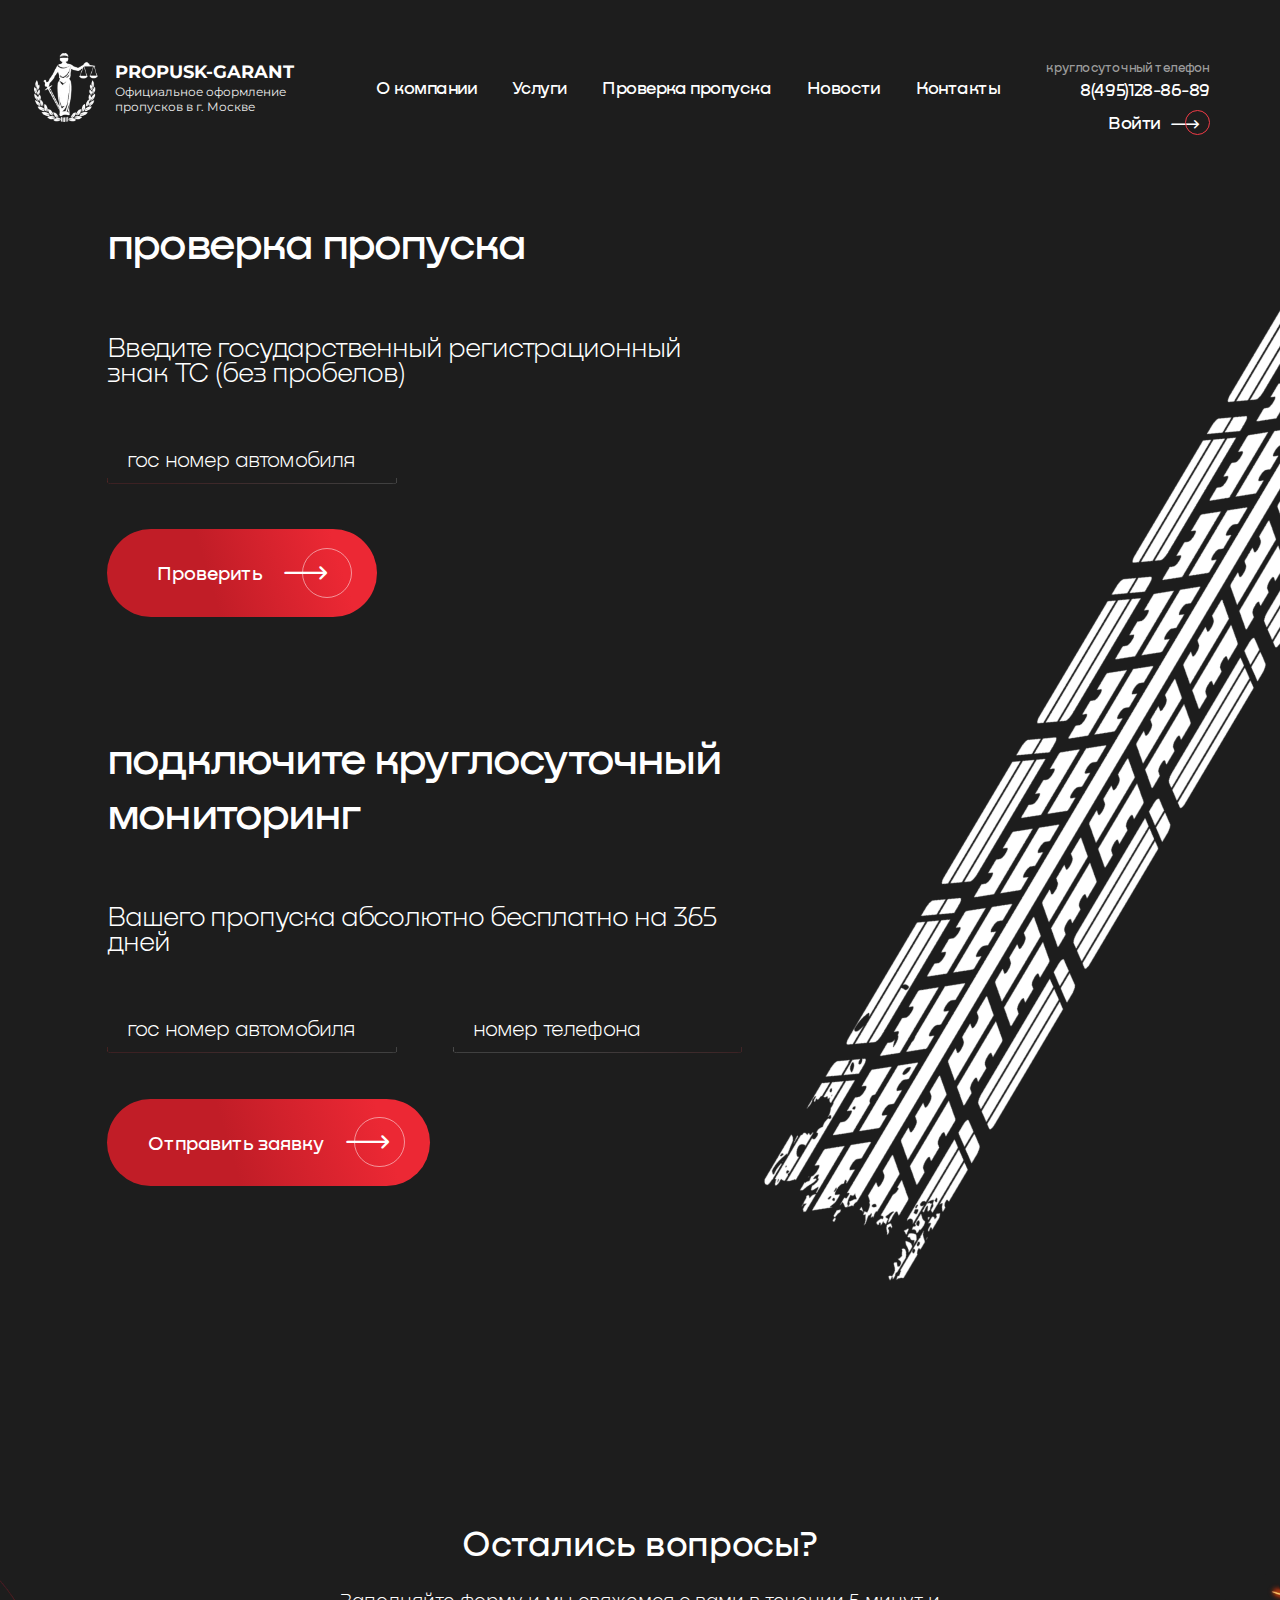
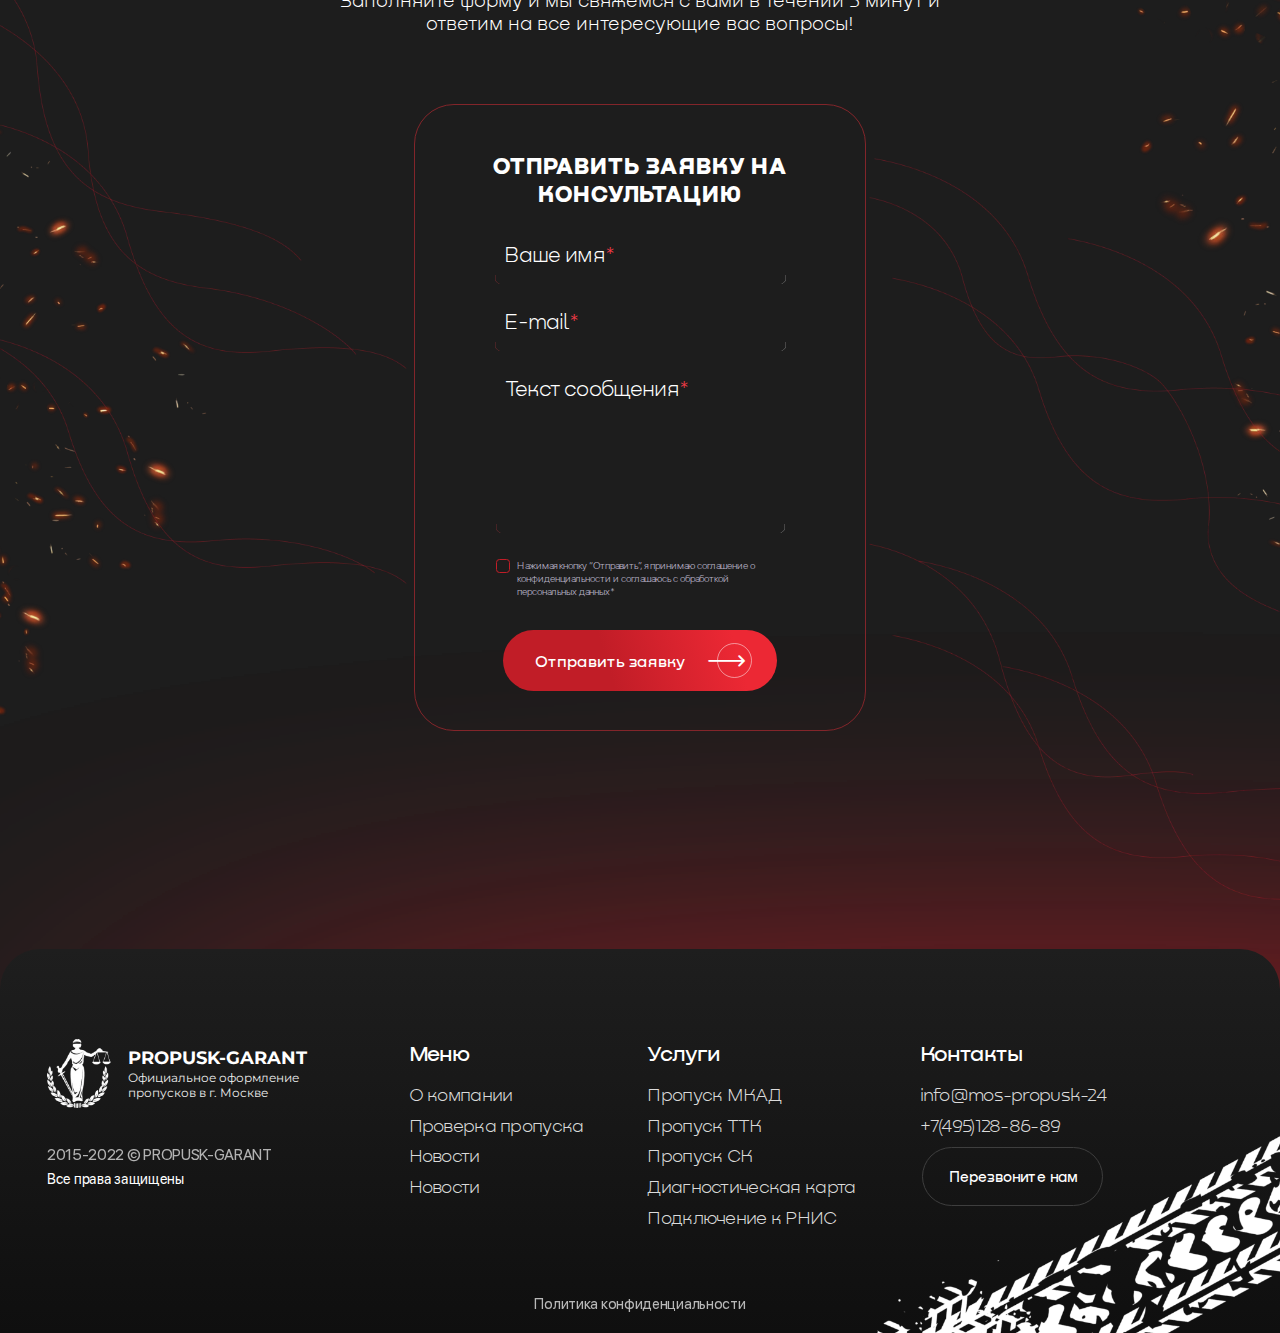
<file: control.html>
<!DOCTYPE html>
<html lang="ru">

<head>
	<title>Контроль</title>
	<meta charset="UTF-8">
	<meta name="format-detection" content="telephone=no">
	<!-- <style>body{opacity: 0;}</style> -->
	<link rel="stylesheet" href="css/style.min.css?_v=20221114233137">
	<link rel="shortcut icon" href="favicon.ico">
	<!-- <meta name="robots" content="noindex, nofollow"> -->
	<meta name="viewport" content="width=device-width, initial-scale=1.0">
</head>

<body>
	<div class="wrapper">
		<main class="page">
			<header class="header">
				<div class="header__container">
					<div class="header__body body-header">
						<a href="home.html" class="body-header__logo logo-header">
							<picture><source srcset="img/logo.webp" type="image/webp"><img class="logo-header__img" src="img/logo.png" alt=""></picture>
							<div class="logo-header__text">
								<div class="logo-header__title">PROPUSK-GARANT</div>
								<div class="logo-header__subtitle">Официальное оформление <br> пропусков в г. Москве</div>
							</div>
						</a>
						<nav data-spollers class="body-header__nav nav-header">
							<ul class="nav-header__list">
								<li class="nav-header__item"><a href="" class="nav-header__link">О компании</a></li>
								<li class="nav-header__item">
									<div class="nav-header-spoller spoller-nav">
										<button type="button" data-spoller class="spoller-nav__title">Услуги</button>
										<div class="spoller-nav__body">
											<ul class="spoller-nav__list">
												<li class="spoller-nav__item"><a href="mkad.html" class="spoller-nav__link">Пропуск МКАД</a></li>
												<li class="spoller-nav__item"><a href="" class="spoller-nav__link">Пропуск ТТК</a></li>
												<li class="spoller-nav__item"><a href="" class="spoller-nav__link">Пропуск СК</a></li>
												<li class="spoller-nav__item"><a href="" class="spoller-nav__link">Пропуск на эвакуатор</a></li>
												<li class="spoller-nav__item"><a href="" class="spoller-nav__link">Пропуск на спецтехнику</a></li>
												<li class="spoller-nav__item"><a href="" class="spoller-nav__link">Иностранным перевозчикам</a></li>
												<li class="spoller-nav__item"><a href="" class="spoller-nav__link">Диагностическая карта</a></li>
												<li class="spoller-nav__item"><a href="" class="spoller-nav__link">Подключение к РНИС</a></li>
												<li class="spoller-nav__item"><a href="" class="spoller-nav__link">Страхование ТС</a></li>
												<li class="spoller-nav__item"><a href="" class="spoller-nav__link">Переоборудование ТС</a></li>
											</ul>
										</div>
									</div>
								</li>
								<li class="nav-header__item"><a href="" class="nav-header__link">Проверка пропуска</a></li>
								<li class="nav-header__item"><a href="" class="nav-header__link">Новости</a></li>
								<li class="nav-header__item"><a href="contacts.html" class="nav-header__link">Контакты</a></li>
							</ul>
						</nav>
						<div class="body-header__phone phone-header">
							<div class="phone-header__inner">
								<div class="phone-header__text">круглосуточный телефон</div>
								<a href="tel:84951288689" class="phone-header__tel">8(495)128-86-89</a>
							</div>
							<a href="" class="phone-header__login login-phone-header">
								<div class="login-phone-header__text _icon-arrow-right">Войти</div>
							</a>
						</div>
					</div>
					<nav class="menu__body body-menu">
						<ul class="body-menu__list">
							<li class="body-menu__item"><a href="" class="body-menu__link">О компании</a></li>
							<li data-spollers class="body-menu__spollers spollers-menu">
								<div class="spollers-menu__item">
									<button type="button" data-spoller class="spollers-menu__title">Услуги</button>
									<div class="spollers-menu__body body-menu-spollers">
										<ul class="body-menu-spollers__list">
											<li class="body-menu-spollers__item"><a href="" class="body-menu-spollers__link">Пропуск МКАД</a></li>
											<li class="body-menu-spollers__item"><a href="" class="body-menu-spollers__link">Пропуск ТТК</a></li>
											<li class="body-menu-spollers__item"><a href="" class="body-menu-spollers__link">Пропуск СК</a></li>
											<li class="body-menu-spollers__item"><a href="" class="body-menu-spollers__link">Пропуск на эвакуатор</a></li>
											<li class="body-menu-spollers__item"><a href="" class="body-menu-spollers__link">Пропуск на спецтехнику</a></li>
											<li class="body-menu-spollers__item"><a href="" class="body-menu-spollers__link">Иностранным перевозчикам</a></li>
											<li class="body-menu-spollers__item"><a href="" class="body-menu-spollers__link">Подключение к РНИС</a></li>
											<li class="body-menu-spollers__item"><a href="" class="body-menu-spollers__link">Страхование ТС</a></li>
											<li class="body-menu-spollers__item"><a href="" class="body-menu-spollers__link">Переоборудование ТС</a></li>
										</ul>
									</div>
								</div>
							</li>
							<li class="body-menu__item"><a href="" class="body-menu__link">Проверка пропуска</a></li>
							<li class="body-menu__item"><a href="" class="body-menu__link">Новости</a></li>
							<li class="body-menu__item"><a href="contacts.html" class="body-menu__link">Контакты</a></li>
							<li class="body-menu__item">
								<a href="" class="phone-header__login login-phone-header">
									<div class="login-phone-header__text _icon-arrow-right">Войти</div>
								</a>
							</li>
							<li class="body-menu__item"><a href="mailto:info@mos-propusk-24.ru" class="body-menu__link">info@mos-propusk-24.ru</a></li>
							<li class="body-menu__item">
								<div class="info-contacts__socials socials-info socials-menu">
									<a href="" class="socials-info__item">
										<img src="img/contacts/vk.svg" alt="">
									</a>
									<a href="" class="socials-info__item">
										<img src="img/contacts/youtube.svg" alt="">
									</a>
									<a href="" class="socials-info__item">
										<img src="img/contacts/yandex.svg" alt="">
									</a>
								</div>
							</li>
						</ul>
					</nav>
					<div data-da=".phone-header, 836" class="header__menu menu">
						<button type="button" class="menu__icon icon-menu"><span></span></button>

					</div>
				</div>
			</header>
			<section class="page__check check-page page-control">
				<div class="check-page__container">
					<div class="check-page__title block-title">проверка пропуска
					</div>
					<div class="check-page__body body-check">
						<div class="body-check__img">
							<picture><source srcset="img/request/02.webp" type="image/webp"><img src="img/request/02.png" alt=""></picture>
						</div>
						<div class="body-check__img-mob">
							<picture><source srcset="img/request/03.webp" type="image/webp"><img src="img/request/03.png" alt=""></picture>
						</div>
						<div class="body-check__text">Введите государственный регистрационный знак ТС (без пробелов)</div>
						<form class="body-check__form form-check" action="">
							<div class="form-check__inputs">
								<div class="form-check__input-box">
									<input autocomplete="off" type="text" name="form[]" data-error="Ошибка" placeholder="гос номер автомобиля" class="form-check__input">
									<picture><source srcset="img/inp-bor1.webp" type="image/webp"><img src="img/inp-bor1.png" alt="" class="form-request__input-border"></picture>
								</div>
							</div>
							<button type="submit" class="form-check__button -button _icon-arrow-right ">Проверить</button>
						</form>
					</div>
				</div>
				<div class="page__check check-page">
					<div class="check-page__container">
						<div class="check-page__title ad">подключите круглосуточный мониторинг</div>
						<div class="check-page__body body-check">
							<div class="body-check__text">Вашего пропуска абсолютно бесплатно на 365 дней</div>
							<form class="body-check__form form-check" action="">
								<div class="form-check__inputs">
									<div class="form-check__input-box">
										<input autocomplete="off" type="text" name="form[]" data-error="Ошибка" placeholder="гос номер автомобиля" class="form-check__input">
										<picture><source srcset="img/inp-bor1.webp" type="image/webp"><img src="img/inp-bor1.png" alt="" class="form-request__input-border"></picture>
									</div>
									<div class="form-check__input-box">
										<input autocomplete="off" type="text" name="form[]" data-error="Ошибка" placeholder="номер телефона" class="form-check__input">
										<picture><source srcset="img/inp-bor2.webp" type="image/webp"><img src="img/inp-bor2.png" alt="" class="form-request__input-border"></picture>

									</div>
								</div>
								<button type="submit" class="form-check__button -button bc _icon-arrow-right ">Отправить заявку</button>
							</form>
						</div>
					</div>
				</div>
			</section>
			<section class="contacts-page__request request-contacts">
				<div class="ellips e1 serv"></div>
				<div class="ellips e2 serv"></div>
				<div class="ellips e3 serv"></div>
				<picture><source srcset="img/page-contacts/fireright.webp" type="image/webp"><img class="request-contacts__img fireright" src="img/page-contacts/fireright.png" alt=""></picture>
				<picture><source srcset="img/page-contacts/fireleft.webp" type="image/webp"><img class="request-contacts__img fireleft" src="img/page-contacts/fireleft.png" alt=""></picture>
				<picture><source srcset="img/page-contacts/leftside.webp" type="image/webp"><img class="request-contacts__img leftside" src="img/page-contacts/leftside.png" alt=""></picture>
				<picture><source srcset="img/page-contacts/rightside.webp" type="image/webp"><img class="request-contacts__img rightside" src="img/page-contacts/rightside.png" alt=""></picture>
				<div class="request-contacts__container">
					<h1 class="request-contacts__title">Остались вопросы?</h1>
					<h2 class="request-contacts__subtitle">Заполняйте форму и мы свяжемся с вами в течении 5 минут и <br> ответим на все интересующие вас вопросы!</h2>
					<form class="request-contacts__form form-contacts" action="">
						<h3 class="form-contacts__title">ОТПРАВИТЬ ЗАЯВКУ НА КОНСУЛЬТАЦИЮ</h3>
						<div class="form-contacts__input-box">
							<input tabindex="1" autocomplete="off" type="text" name="form[]" data-error="Ошибка" placeholder="" class="form-contacts__input">
							<img class="form-contacts__input-border" src="img/mkad/intro/border.svg" alt="">
							<label for="form-contacts__input" class="form-contacts__input-placeholder">Ваше имя<span>*</span>
							</label>
						</div>
						<div class="form-contacts__input-box">
							<input tabindex="2" autocomplete="off" type="text" name="form[]" data-error="Ошибка" placeholder="" class="form-contacts__input">
							<img class="form-contacts__input-border" src="img/mkad/intro/border.svg" alt="">
							<label for="form-contacts__input" class="form-contacts__input-placeholder">E-mail<span>*</span>
							</label>
						</div>
						<div class="form-contacts__input-box">
							<textarea tabindex="3" autocomplete="off" type="tel" name="form[]" data-error="Ошибка" placeholder="" class="form-contacts__input inp-textarea"></textarea>
							<img class="form-contacts__input-border" src="img/mkad/intro/border.svg" alt="">
							<label for="form-contacts__input" class="form-contacts__input-placeholder">Текст сообщения<span>*</span>
							</label>
						</div>
						<div class="form-contacts__checkbox-box">
							<input tabindex="4" autocomplete="off" id="contacts-checkbox" type="checkbox" name="form[]" data-error="Ошибка" class="form-contacts__checkbox">
							<label class="form-contacts__label" for="contacts-checkbox">Нажимая кнопку “Отправить”, я принимаю соглашение о конфиденциальности и соглашаюсь с обработкой персональных данных*</label>
						</div>
						<button tabindex="5" type="submit" class="form-contacts__button -button _icon-arrow-right">Отправить заявку</button>
					</form>
				</div>
			</section>

		</main>
		<footer class="footer block">
			<picture><source srcset="img/footer/01.webp" type="image/webp"><img class="footer__img" src="img/footer/01.png" alt=""></picture>
			<div class="footer__container">
				<div class="footer__column">
					<div class="footer__logo logo-footer">
						<picture><source srcset="img/logo.webp" type="image/webp"><img class="logo-footer__img" src="img/logo.png" alt=""></picture>
						<div class="logo-footer__text">
							<div class="logo-footer__title">PROPUSK-GARANT</div>
							<div class="logo-footer__subtitle">Официальное оформление <br> пропусков в г. Москве</div>
						</div>
					</div>
					<div class="footer__rights rights-footer">
						<div class="rights-footer__text">2015-2022 © PROPUSK-GARANT</div>
						<div class="rights-footer__reserve">Все права защищены</div>
					</div>
				</div>
				<nav class="footer__nav nav-footer">
					<ul class="nav-footer__list">
						<div class="nav-footer__title">Меню</div>
						<li class="nav-footer__item"><a href="" class="nav-footer__link">О компании</a></li>
						<li class="nav-footer__item"><a href="" class="nav-footer__link">Проверка пропуска</a></li>
						<li class="nav-footer__item"><a href="" class="nav-footer__link">Новости</a></li>
						<li class="nav-footer__item"><a href="" class="nav-footer__link">Новости</a></li>
					</ul>
					<ul class="nav-footer__list">
						<div class="nav-footer__title">Услуги</div>
						<li class="nav-footer__item"><a href="" class="nav-footer__link">Пропуск МКАД</a></li>
						<li class="nav-footer__item"><a href="" class="nav-footer__link">Пропуск ТТК</a></li>
						<li class="nav-footer__item"><a href="" class="nav-footer__link">Пропуск СК</a></li>
						<li class="nav-footer__item"><a href="" class="nav-footer__link">Диагностическая карта</a></li>
						<li class="nav-footer__item"><a href="" class="nav-footer__link">Подключение к РНИС</a></li>
					</ul>
					<ul class="nav-footer__list">
						<div class="nav-footer__title">Контакты</div>
						<li class="nav-footer__item"><a href="mailto:info@mos-propusk-24" class="nav-footer__link">info@mos-propusk-24</a></li>
						<li class="nav-footer__item"><a href="tel:84951288689" class="nav-footer__link">+7(495)128-86-89</a></li>
						<button type="button" class="nav-footer__button">Перезвоните нам</button>
					</ul>
				</nav>
			</div>
			<a href="" class="footer__policy">Политика конфиденциальности</a>
		</footer>
	</div>
	<div id="popup" aria-hidden="true" class="popup">
		<div class="popup__wrapper">
			<div class="popup__content">
				<div class="border popup-border"></div>

				<button data-close type="button" class="popup__close"></button>
				<div class="popup__inner inner-popup">
					<div class="inner-popup__title">Оставь заявку и получи специальное<br> уникальное предложение!</div>
					<form action="" class="inner-popup__form form-popup">
						<div class="form-popup__inputs">
							<div class="form-popup__input-box">
								<input autocomplete="off" type="text" name="form[]" data-error="Ошибка" placeholder="Ваше имя" class="form-popup__input">
								<picture><source srcset="img/inp-bor3.webp" type="image/webp"><img src="img/inp-bor3.png" alt="" class="form-popup__input-border"></picture>
							</div>
							<div class="form-popup__input-box">
								<input autocomplete="off" type="tel" name="form[]" data-error="Ошибка" placeholder="Номер телефона" class="form-popup__input">
								<picture><source srcset="img/inp-bor4.webp" type="image/webp"><img src="img/inp-bor4.png" alt="" class="form-popup__input-border"></picture>
							</div>
						</div>
						<div class="form-popup__discount">Скидка 1000 рублей + 2 временных пропуска в подарок</div>
						<div class="form-popup__checkbox-box">
							<input tabindex="4" autocomplete="off" id="contacts-checkbox" type="checkbox" name="form[]" data-error="Ошибка" class="form-popup__checkbox">
							<label class="form-popup__label" for="contacts-checkbox">
								<div class="form-popup__label-text">Нажимая на кнопку “Отправить”, Вы даете <span>согласие на обработку <br> персональных данных</span></div>
							</label>
						</div>
						<button type="submit" class="form-popup__button">Отправить</button>
					</form>
				</div>

			</div>

		</div>
	</div>
	<div id="popupaccept" aria-hidden="true" class="popup _popup-accepted">
		<div class="popup__wrapper">
			<div class="popup__content">
				<div class="border popup-border"></div>
				<button data-close type="button" class="popup__close"></button>
				<div class="popup__text">Ваша заявка принята!<br>
					Наш менеджер скоро свяжется с вами.</div>
			</div>
		</div>
	</div>
	<script src="js/app.min.js?_v=20221114233137"></script>

</body>


</html>
</file>
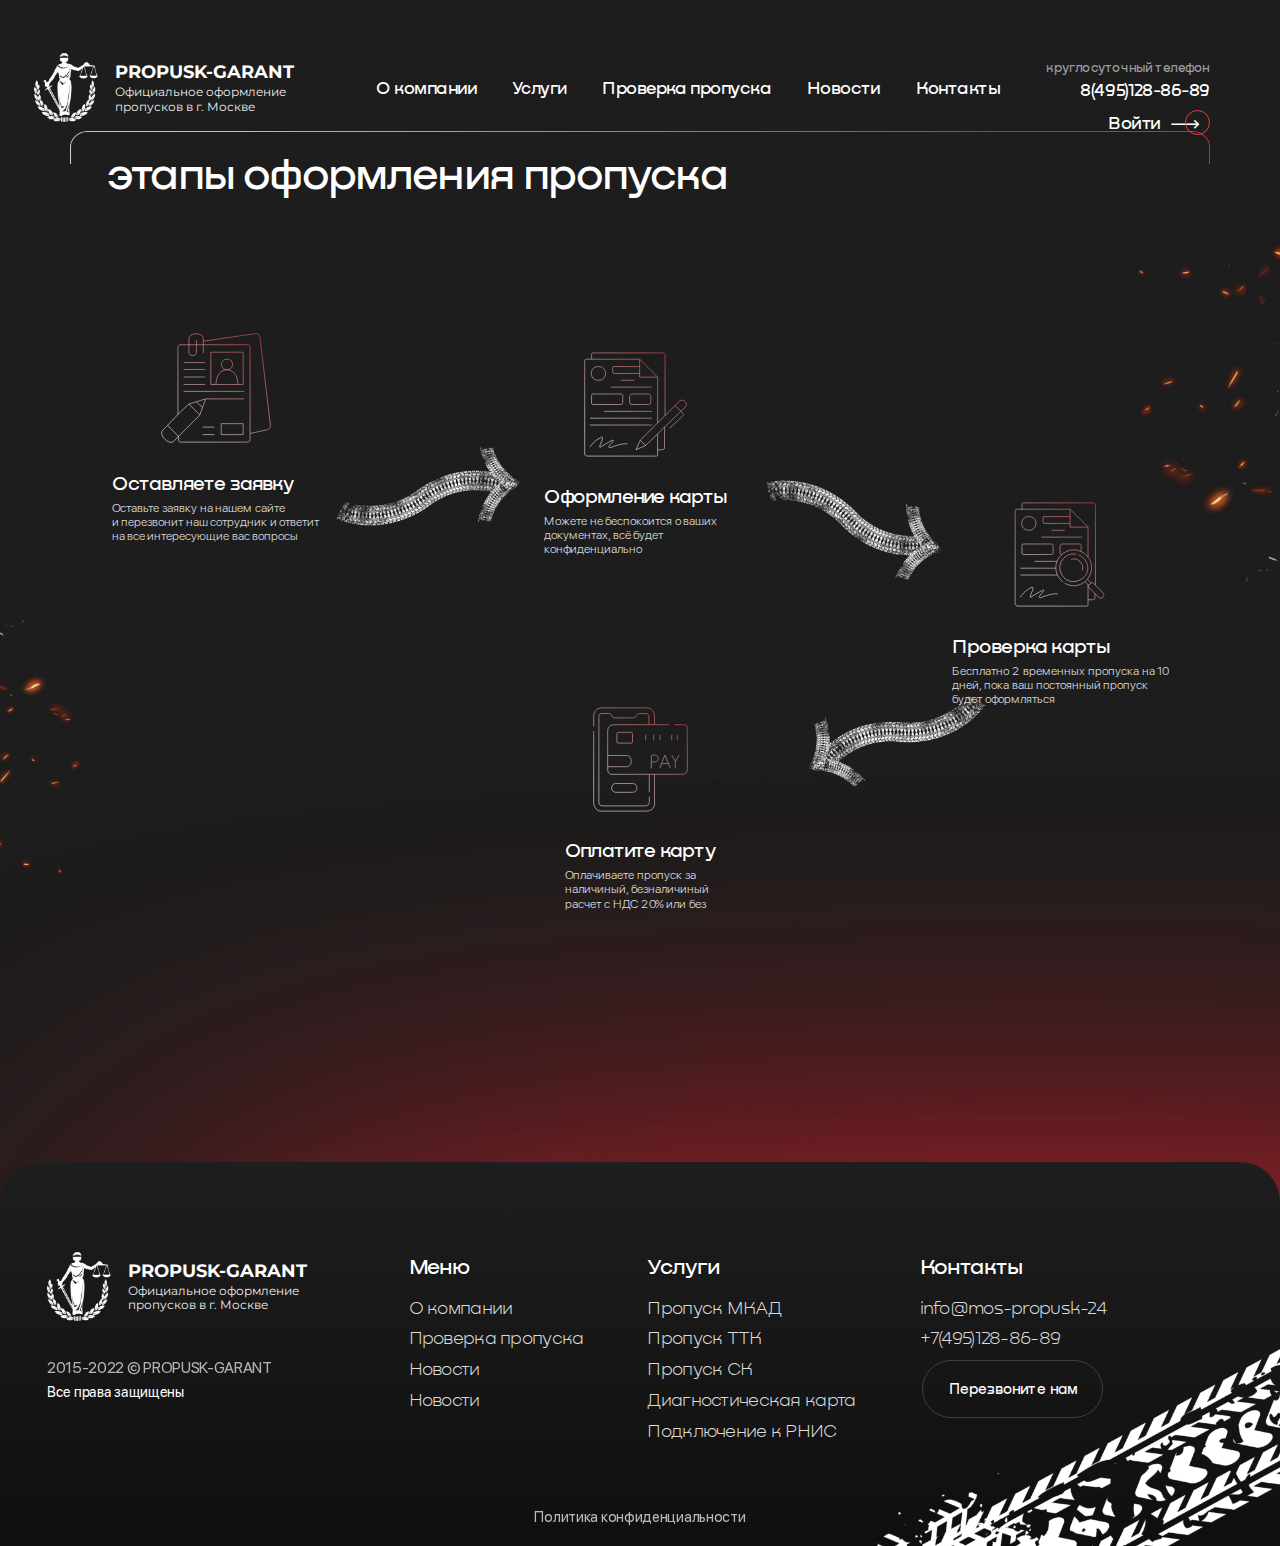
<file: dk.html>
<!DOCTYPE html>
<html lang="ru">

<head>
	<title>Пропуск ДК</title>
	<meta charset="UTF-8">
	<meta name="format-detection" content="telephone=no">
	<!-- <style>body{opacity: 0;}</style> -->
	<link rel="stylesheet" href="css/style.min.css?_v=20221114233137">
	<link rel="shortcut icon" href="favicon.ico">
	<!-- <meta name="robots" content="noindex, nofollow"> -->
	<meta name="viewport" content="width=device-width, initial-scale=1.0">
</head>

<body>
	<div class="wrapper">
		<header class="header">
			<div class="header__container">
				<div class="header__body body-header">
					<a href="home.html" class="body-header__logo logo-header">
						<picture><source srcset="img/logo.webp" type="image/webp"><img class="logo-header__img" src="img/logo.png" alt=""></picture>
						<div class="logo-header__text">
							<div class="logo-header__title">PROPUSK-GARANT</div>
							<div class="logo-header__subtitle">Официальное оформление <br> пропусков в г. Москве</div>
						</div>
					</a>
					<nav data-spollers class="body-header__nav nav-header">
						<ul class="nav-header__list">
							<li class="nav-header__item"><a href="" class="nav-header__link">О компании</a></li>
							<li class="nav-header__item">
								<div class="nav-header-spoller spoller-nav">
									<button type="button" data-spoller class="spoller-nav__title">Услуги</button>
									<div class="spoller-nav__body">
										<ul class="spoller-nav__list">
											<li class="spoller-nav__item"><a href="mkad.html" class="spoller-nav__link">Пропуск МКАД</a></li>
											<li class="spoller-nav__item"><a href="" class="spoller-nav__link">Пропуск ТТК</a></li>
											<li class="spoller-nav__item"><a href="" class="spoller-nav__link">Пропуск СК</a></li>
											<li class="spoller-nav__item"><a href="" class="spoller-nav__link">Пропуск на эвакуатор</a></li>
											<li class="spoller-nav__item"><a href="" class="spoller-nav__link">Пропуск на спецтехнику</a></li>
											<li class="spoller-nav__item"><a href="" class="spoller-nav__link">Иностранным перевозчикам</a></li>
											<li class="spoller-nav__item"><a href="" class="spoller-nav__link">Диагностическая карта</a></li>
											<li class="spoller-nav__item"><a href="" class="spoller-nav__link">Подключение к РНИС</a></li>
											<li class="spoller-nav__item"><a href="" class="spoller-nav__link">Страхование ТС</a></li>
											<li class="spoller-nav__item"><a href="" class="spoller-nav__link">Переоборудование ТС</a></li>
										</ul>
									</div>
								</div>
							</li>
							<li class="nav-header__item"><a href="" class="nav-header__link">Проверка пропуска</a></li>
							<li class="nav-header__item"><a href="" class="nav-header__link">Новости</a></li>
							<li class="nav-header__item"><a href="contacts.html" class="nav-header__link">Контакты</a></li>
						</ul>
					</nav>
					<div class="body-header__phone phone-header">
						<div class="phone-header__inner">
							<div class="phone-header__text">круглосуточный телефон</div>
							<a href="tel:84951288689" class="phone-header__tel">8(495)128-86-89</a>
						</div>
						<a href="" class="phone-header__login login-phone-header">
							<div class="login-phone-header__text _icon-arrow-right">Войти</div>
						</a>
					</div>
				</div>
				<nav class="menu__body body-menu">
					<ul class="body-menu__list">
						<li class="body-menu__item"><a href="" class="body-menu__link">О компании</a></li>
						<li data-spollers class="body-menu__spollers spollers-menu">
							<div class="spollers-menu__item">
								<button type="button" data-spoller class="spollers-menu__title">Услуги</button>
								<div class="spollers-menu__body body-menu-spollers">
									<ul class="body-menu-spollers__list">
										<li class="body-menu-spollers__item"><a href="" class="body-menu-spollers__link">Пропуск МКАД</a></li>
										<li class="body-menu-spollers__item"><a href="" class="body-menu-spollers__link">Пропуск ТТК</a></li>
										<li class="body-menu-spollers__item"><a href="" class="body-menu-spollers__link">Пропуск СК</a></li>
										<li class="body-menu-spollers__item"><a href="" class="body-menu-spollers__link">Пропуск на эвакуатор</a></li>
										<li class="body-menu-spollers__item"><a href="" class="body-menu-spollers__link">Пропуск на спецтехнику</a></li>
										<li class="body-menu-spollers__item"><a href="" class="body-menu-spollers__link">Иностранным перевозчикам</a></li>
										<li class="body-menu-spollers__item"><a href="" class="body-menu-spollers__link">Подключение к РНИС</a></li>
										<li class="body-menu-spollers__item"><a href="" class="body-menu-spollers__link">Страхование ТС</a></li>
										<li class="body-menu-spollers__item"><a href="" class="body-menu-spollers__link">Переоборудование ТС</a></li>
									</ul>
								</div>
							</div>
						</li>
						<li class="body-menu__item"><a href="" class="body-menu__link">Проверка пропуска</a></li>
						<li class="body-menu__item"><a href="" class="body-menu__link">Новости</a></li>
						<li class="body-menu__item"><a href="contacts.html" class="body-menu__link">Контакты</a></li>
						<li class="body-menu__item">
							<a href="" class="phone-header__login login-phone-header">
								<div class="login-phone-header__text _icon-arrow-right">Войти</div>
							</a>
						</li>
						<li class="body-menu__item"><a href="mailto:info@mos-propusk-24.ru" class="body-menu__link">info@mos-propusk-24.ru</a></li>
						<li class="body-menu__item">
							<div class="info-contacts__socials socials-info socials-menu">
								<a href="" class="socials-info__item">
									<img src="img/contacts/vk.svg" alt="">
								</a>
								<a href="" class="socials-info__item">
									<img src="img/contacts/youtube.svg" alt="">
								</a>
								<a href="" class="socials-info__item">
									<img src="img/contacts/yandex.svg" alt="">
								</a>
							</div>
						</li>
					</ul>
				</nav>
				<div data-da=".phone-header, 836" class="header__menu menu">
					<button type="button" class="menu__icon icon-menu"><span></span></button>

				</div>
			</div>
		</header>

		<main class="page">

			<section class="page__stages stages-page block dk-stages">
				<picture><source srcset="img/mkad/stages/fire1.webp" type="image/webp"><img class="stages-fire1 sf" src="img/mkad/stages/fire1.png" alt=""></picture>
				<picture><source srcset="img/mkad/stages/fire2.webp" type="image/webp"><img class="stages-fire2 sf" src="img/mkad/stages/fire2.png" alt=""></picture>
				<picture><source srcset="img/mkad/stages/fire1.webp" type="image/webp"><img class="stages-fire sf _mobilef1" src="img/mkad/stages/fire1.png" alt=""></picture>
				<picture><source srcset="img/mkad/stages/fire2.webp" type="image/webp"><img class="stages-fire sf _mobilef2" src="img/mkad/stages/fire2.png" alt=""></picture>
				<picture><source srcset="img/mkad/stages/fire2.webp" type="image/webp"><img class="stages-fire sf _mobilef3" src="img/mkad/stages/fire2.png" alt=""></picture>
				<div class="stages-page__container">
					<div class="ellips e1 serv"></div>
					<div class="ellips e2 serv"></div>
					<div class="ellips e3 serv"></div>
					<picture><source srcset="img/dk/dk-arrows.webp" type="image/webp"><img class="s-arrows" src="img/dk/dk-arrows.png" alt=""></picture>
					<picture><source srcset="img/mkad/stages/arrow1.webp" type="image/webp"><img class="s-arrow sa1" src="img/mkad/stages/arrow1.png" alt=""></picture>
					<picture><source srcset="img/mkad/stages/arrow1.webp" type="image/webp"><img class="s-arrow sa2" src="img/mkad/stages/arrow1.png" alt=""></picture>
					<picture><source srcset="img/mkad/stages/arrow1.webp" type="image/webp"><img class="s-arrow sa3" src="img/mkad/stages/arrow1.png" alt=""></picture>
					<div class="stages-page__title block-title">
						<div class="title-text-stages">этапы оформления пропуска</div>
						<picture><source srcset="img/title-border.webp" type="image/webp"><img src="img/title-border.png" alt=""></picture>
					</div>
					<div class="stages-page__body body-stages">

						<div class="body-stages__item item-stages">
							<div class="item-stages__img isi1"><img src="img/mkad/stages/01.svg" alt=""></div>
							<div class="item-stages__name">Оставляете заявку</div>
							<div class="item-stages__text">Оставьте заявку на нашем сайте <br> и перезвонит наш сотрудник и ответит <br> на все интересующие вас вопросы</div>
						</div>
						<div class="body-stages__item item-stages">
							<div class="item-stages__img isi2"><img src="img/dk/02.svg" alt=""></div>
							<div class="item-stages__name">Оформление карты</div>
							<div class="item-stages__text">Можете не беспокоится о ваших <br> документах, всё будет <br> конфиденциально</div>
						</div>
						<div class="body-stages__item item-stages">
							<div class="item-stages__img isi3"><img src="img/dk/03.svg" alt=""></div>
							<div class="item-stages__name">Проверка карты</div>
							<div class="item-stages__text">Бесплатно 2 временных пропуска на 10 <br> дней, пока ваш постоянный пропуск <br> будет оформляться</div>
						</div>
						<div class="body-stages__item item-stages">
							<div class="item-stages__img isi4"><img src="img/mkad/stages/05.svg" alt=""></div>
							<div class="item-stages__name">Оплатите карту</div>
							<div class="item-stages__text">Оплачиваете пропуск за <br> наличиный, безналичиный <br> расчет с НДС 20% или без</div>
						</div>

					</div>
				</div>
			</section>
		</main>
		<footer class="footer block">
			<picture><source srcset="img/footer/01.webp" type="image/webp"><img class="footer__img" src="img/footer/01.png" alt=""></picture>
			<div class="footer__container">
				<div class="footer__column">
					<div class="footer__logo logo-footer">
						<picture><source srcset="img/logo.webp" type="image/webp"><img class="logo-footer__img" src="img/logo.png" alt=""></picture>
						<div class="logo-footer__text">
							<div class="logo-footer__title">PROPUSK-GARANT</div>
							<div class="logo-footer__subtitle">Официальное оформление <br> пропусков в г. Москве</div>
						</div>
					</div>
					<div class="footer__rights rights-footer">
						<div class="rights-footer__text">2015-2022 © PROPUSK-GARANT</div>
						<div class="rights-footer__reserve">Все права защищены</div>
					</div>
				</div>
				<nav class="footer__nav nav-footer">
					<ul class="nav-footer__list">
						<div class="nav-footer__title">Меню</div>
						<li class="nav-footer__item"><a href="" class="nav-footer__link">О компании</a></li>
						<li class="nav-footer__item"><a href="" class="nav-footer__link">Проверка пропуска</a></li>
						<li class="nav-footer__item"><a href="" class="nav-footer__link">Новости</a></li>
						<li class="nav-footer__item"><a href="" class="nav-footer__link">Новости</a></li>
					</ul>
					<ul class="nav-footer__list">
						<div class="nav-footer__title">Услуги</div>
						<li class="nav-footer__item"><a href="" class="nav-footer__link">Пропуск МКАД</a></li>
						<li class="nav-footer__item"><a href="" class="nav-footer__link">Пропуск ТТК</a></li>
						<li class="nav-footer__item"><a href="" class="nav-footer__link">Пропуск СК</a></li>
						<li class="nav-footer__item"><a href="" class="nav-footer__link">Диагностическая карта</a></li>
						<li class="nav-footer__item"><a href="" class="nav-footer__link">Подключение к РНИС</a></li>
					</ul>
					<ul class="nav-footer__list">
						<div class="nav-footer__title">Контакты</div>
						<li class="nav-footer__item"><a href="mailto:info@mos-propusk-24" class="nav-footer__link">info@mos-propusk-24</a></li>
						<li class="nav-footer__item"><a href="tel:84951288689" class="nav-footer__link">+7(495)128-86-89</a></li>
						<button type="button" class="nav-footer__button">Перезвоните нам</button>
					</ul>
				</nav>
			</div>
			<a href="" class="footer__policy">Политика конфиденциальности</a>
		</footer>
	</div>
	<div id="popup" aria-hidden="true" class="popup">
		<div class="popup__wrapper">
			<div class="popup__content">
				<div class="border popup-border"></div>

				<button data-close type="button" class="popup__close"></button>
				<div class="popup__inner inner-popup">
					<div class="inner-popup__title">Оставь заявку и получи специальное<br> уникальное предложение!</div>
					<form action="" class="inner-popup__form form-popup">
						<div class="form-popup__inputs">
							<div class="form-popup__input-box">
								<input autocomplete="off" type="text" name="form[]" data-error="Ошибка" placeholder="Ваше имя" class="form-popup__input">
								<picture><source srcset="img/inp-bor3.webp" type="image/webp"><img src="img/inp-bor3.png" alt="" class="form-popup__input-border"></picture>
							</div>
							<div class="form-popup__input-box">
								<input autocomplete="off" type="tel" name="form[]" data-error="Ошибка" placeholder="Номер телефона" class="form-popup__input">
								<picture><source srcset="img/inp-bor4.webp" type="image/webp"><img src="img/inp-bor4.png" alt="" class="form-popup__input-border"></picture>
							</div>
						</div>
						<div class="form-popup__discount">Скидка 1000 рублей + 2 временных пропуска в подарок</div>
						<div class="form-popup__checkbox-box">
							<input tabindex="4" autocomplete="off" id="contacts-checkbox" type="checkbox" name="form[]" data-error="Ошибка" class="form-popup__checkbox">
							<label class="form-popup__label" for="contacts-checkbox">
								<div class="form-popup__label-text">Нажимая на кнопку “Отправить”, Вы даете <span>согласие на обработку <br> персональных данных</span></div>
							</label>
						</div>
						<button type="submit" class="form-popup__button">Отправить</button>
					</form>
				</div>

			</div>

		</div>
	</div>
	<div id="popupaccept" aria-hidden="true" class="popup _popup-accepted">
		<div class="popup__wrapper">
			<div class="popup__content">
				<div class="border popup-border"></div>
				<button data-close type="button" class="popup__close"></button>
				<div class="popup__text">Ваша заявка принята!<br>
					Наш менеджер скоро свяжется с вами.</div>
			</div>
		</div>
	</div>
	<script src="js/app.min.js?_v=20221114233137"></script>

</body>


</html>
</file>
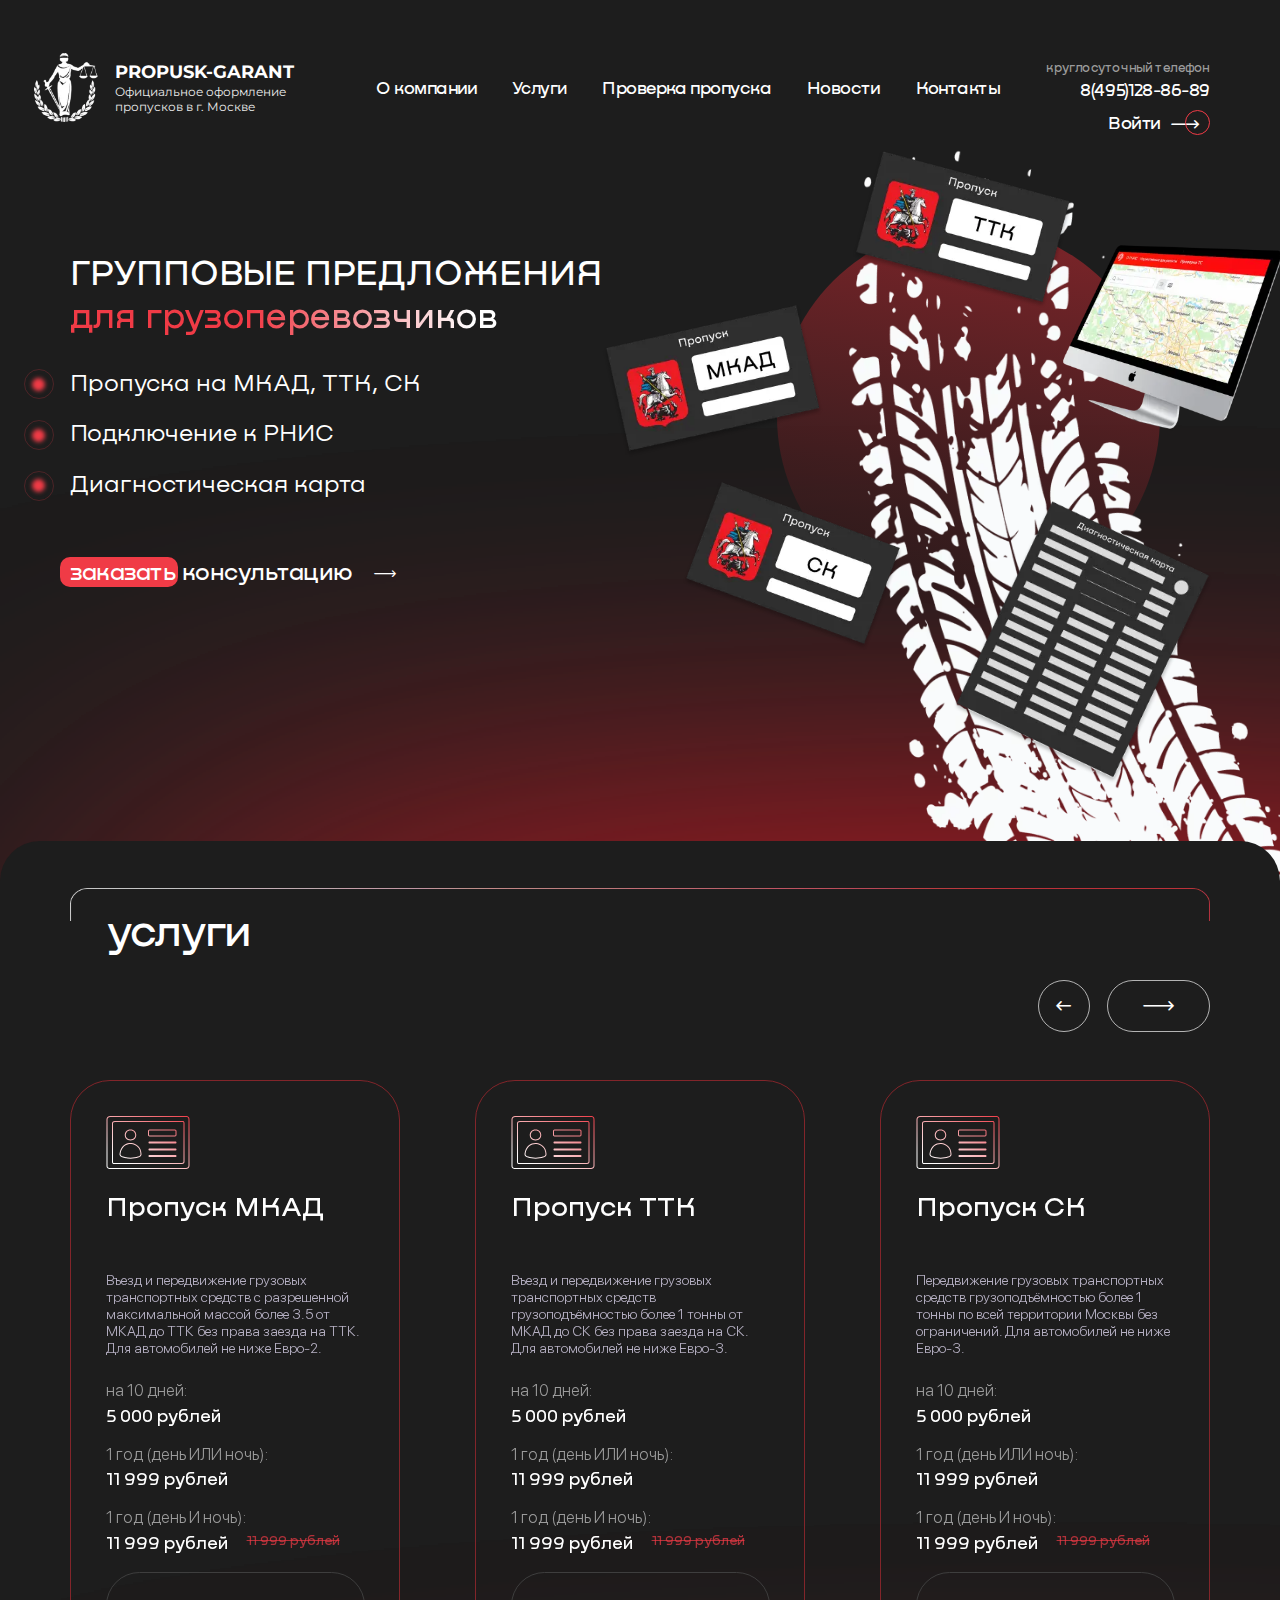
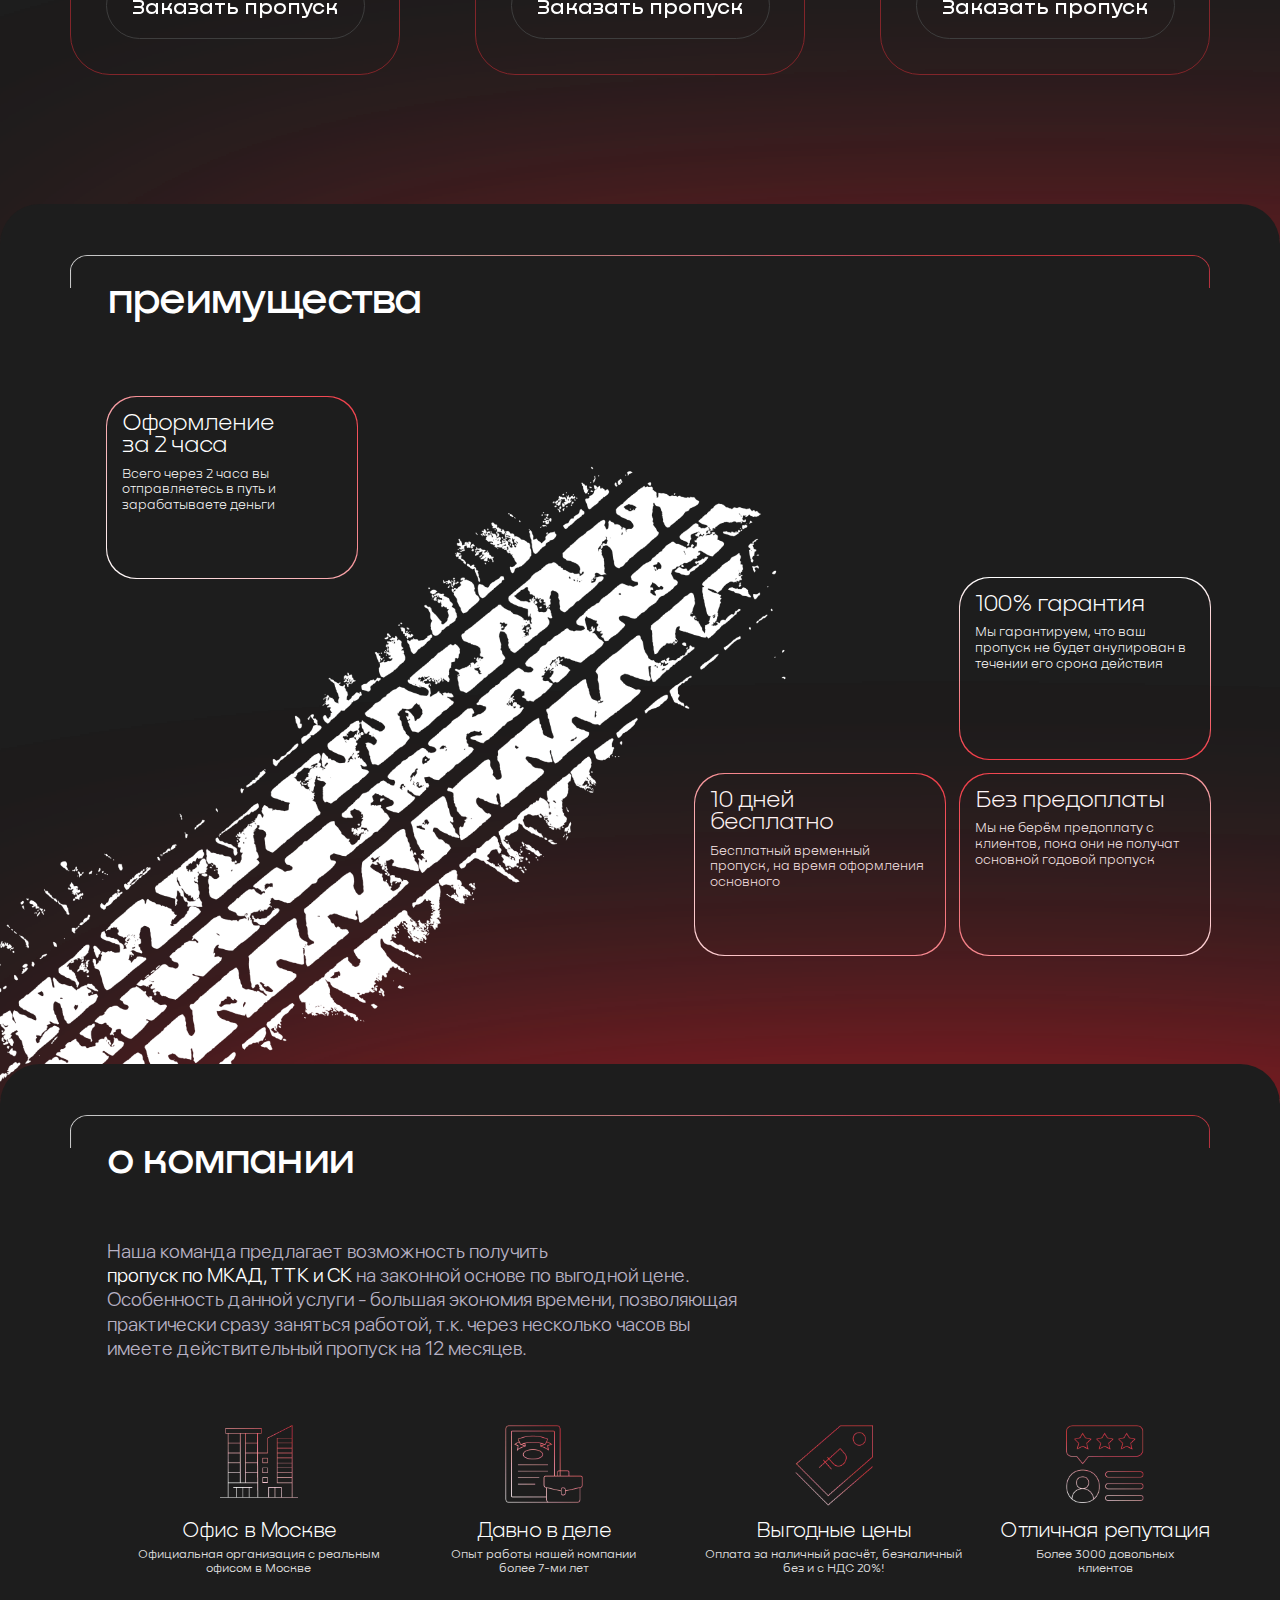
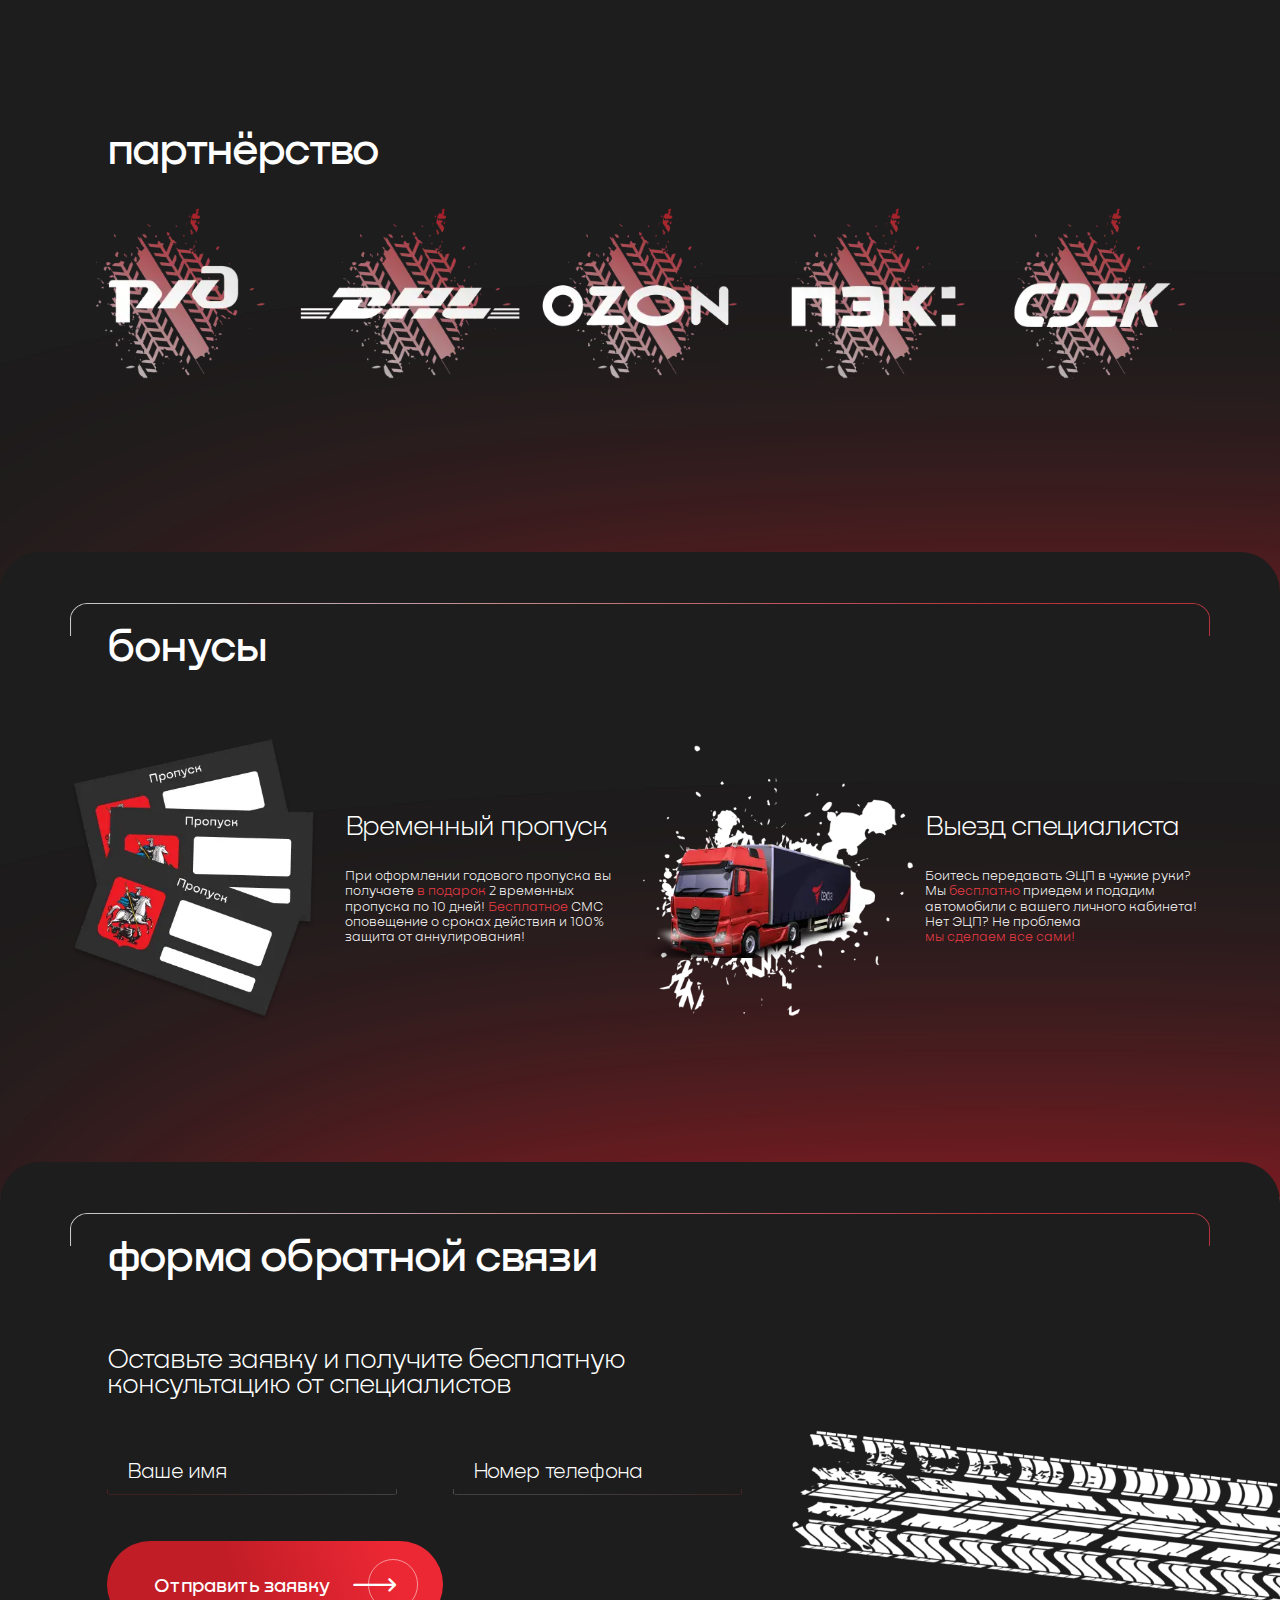
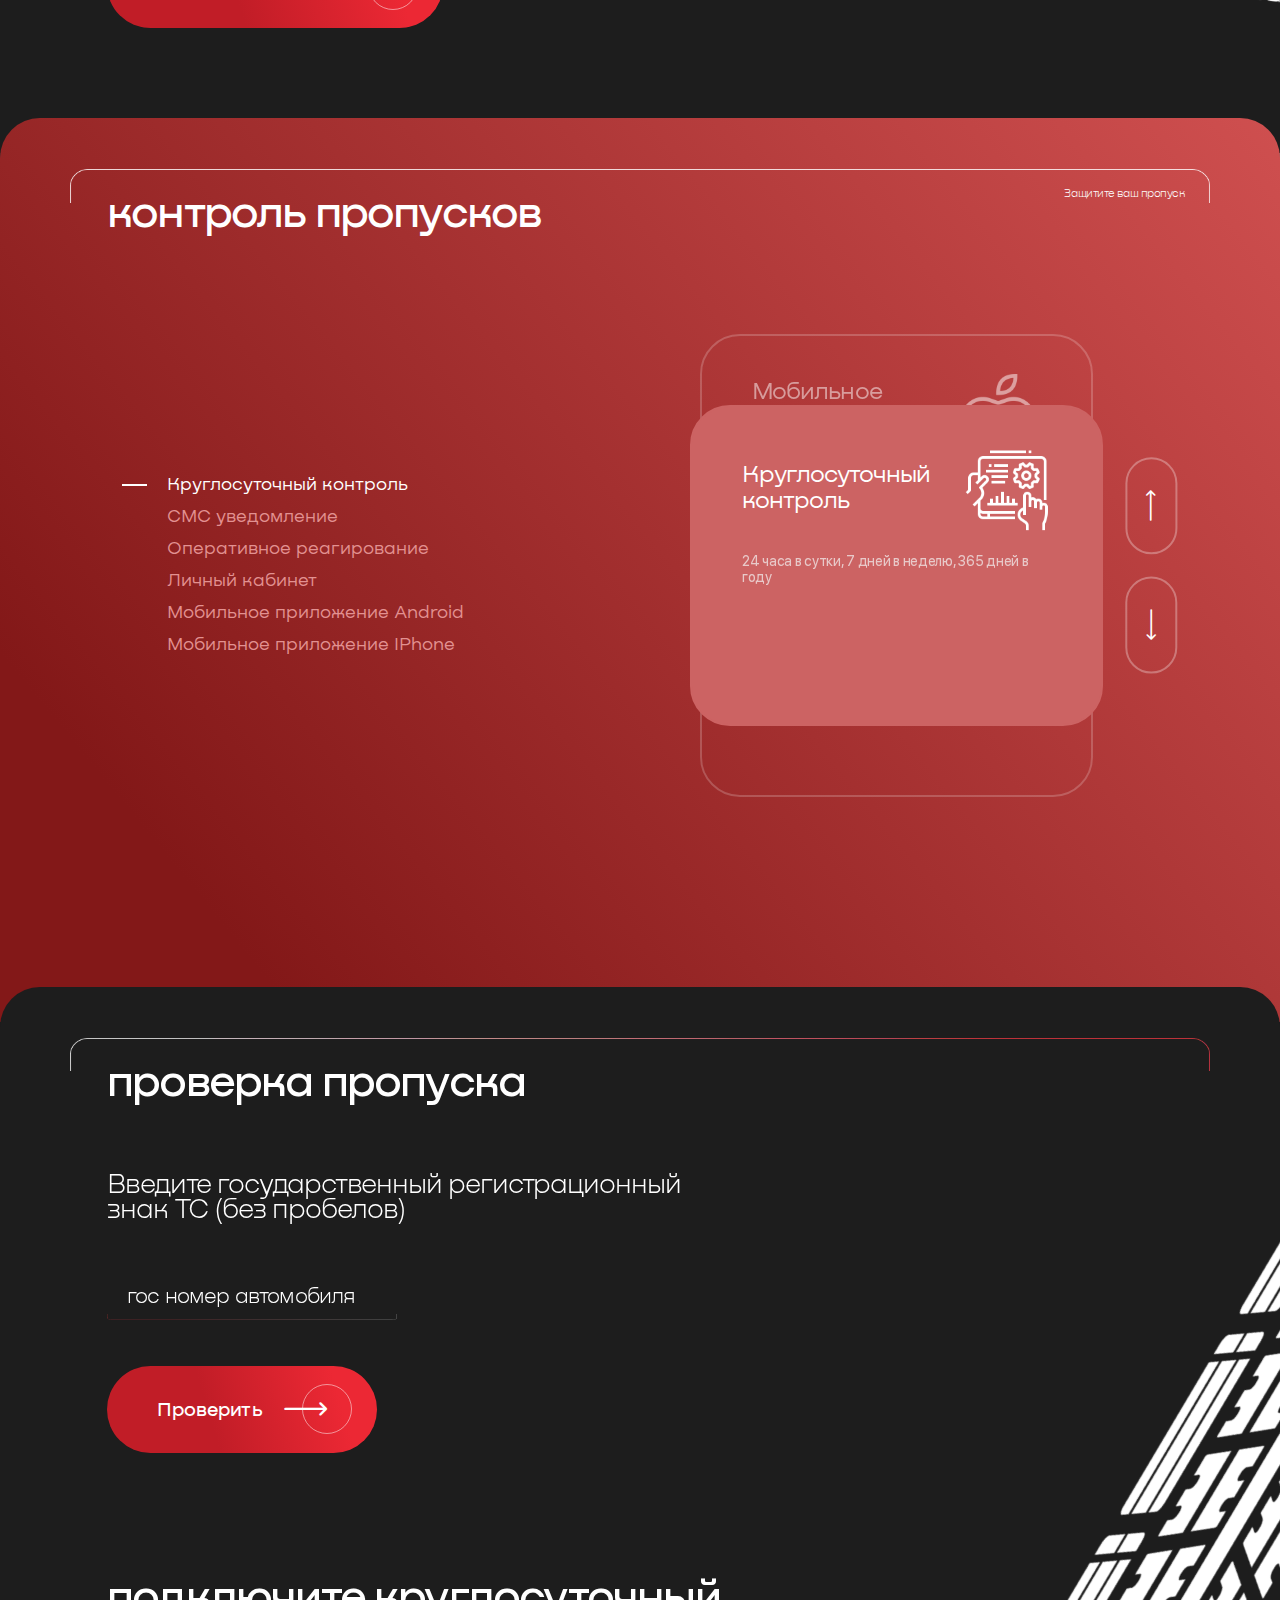
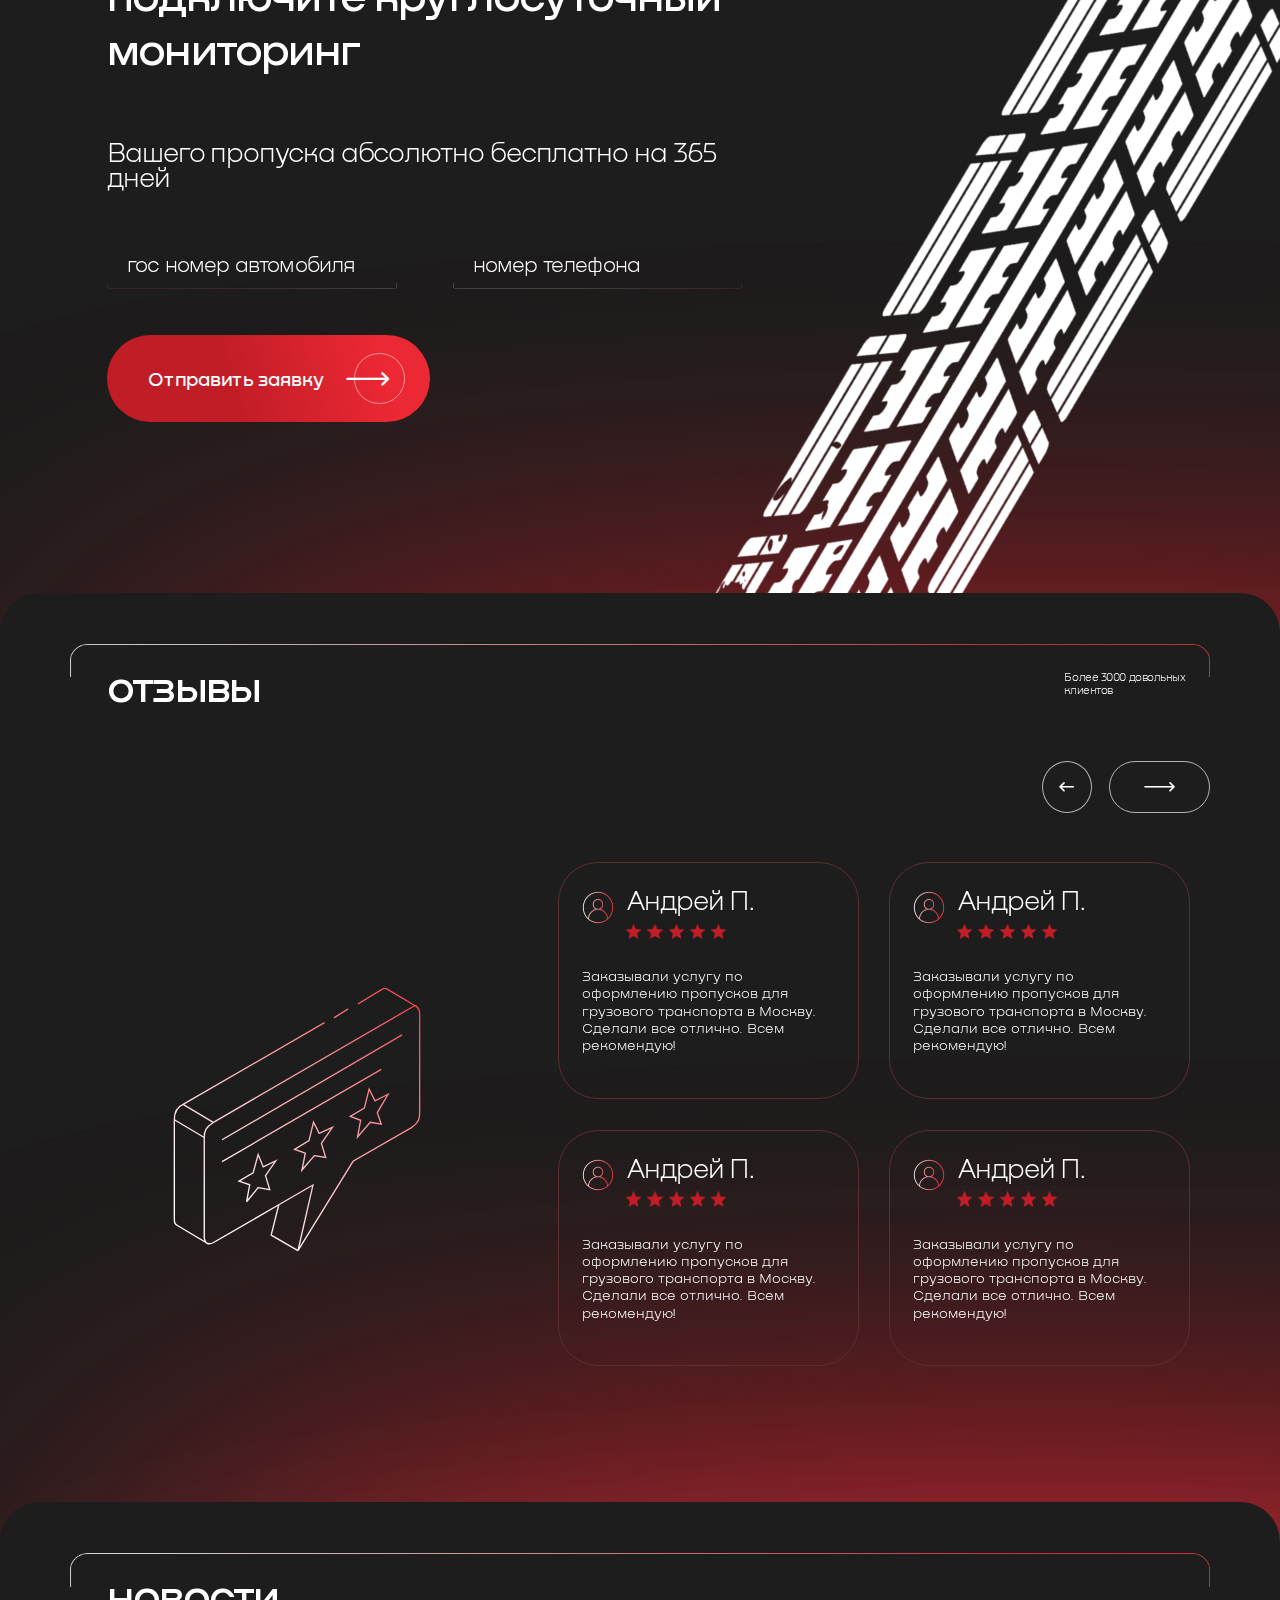
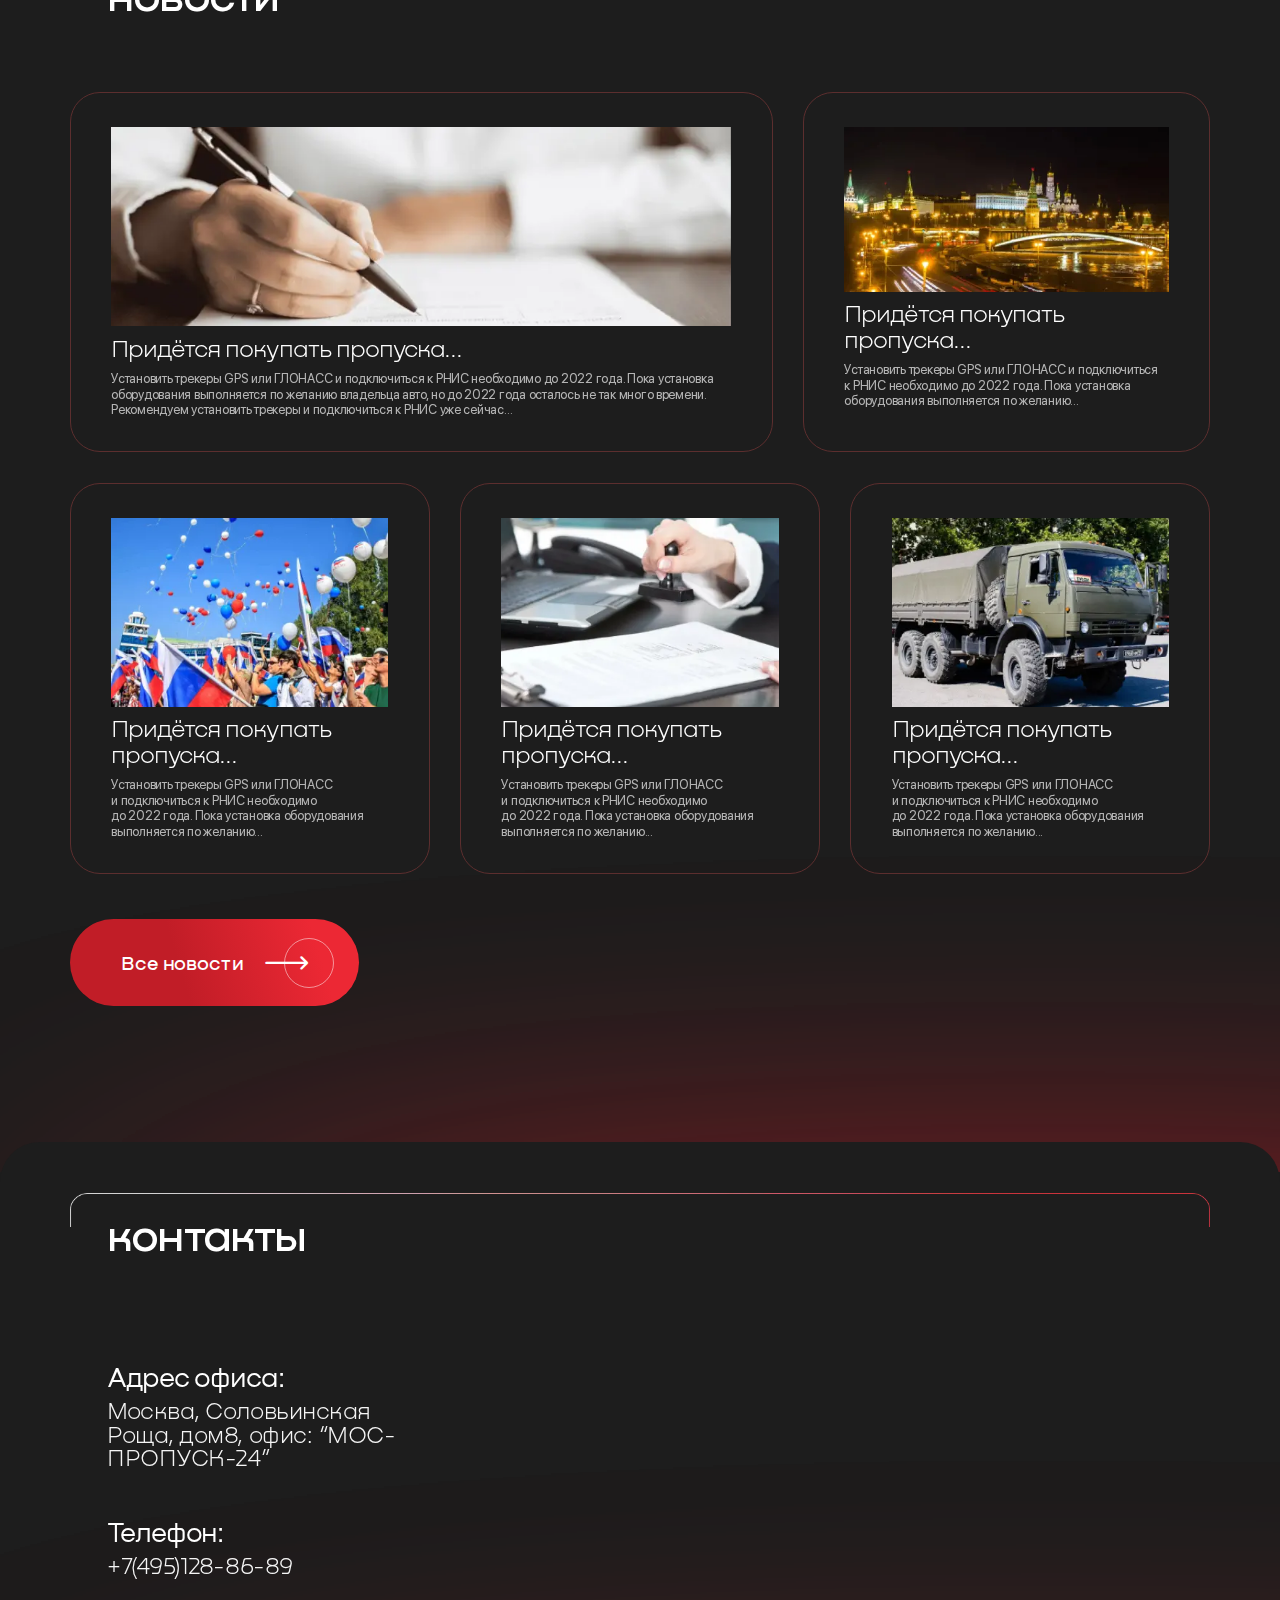
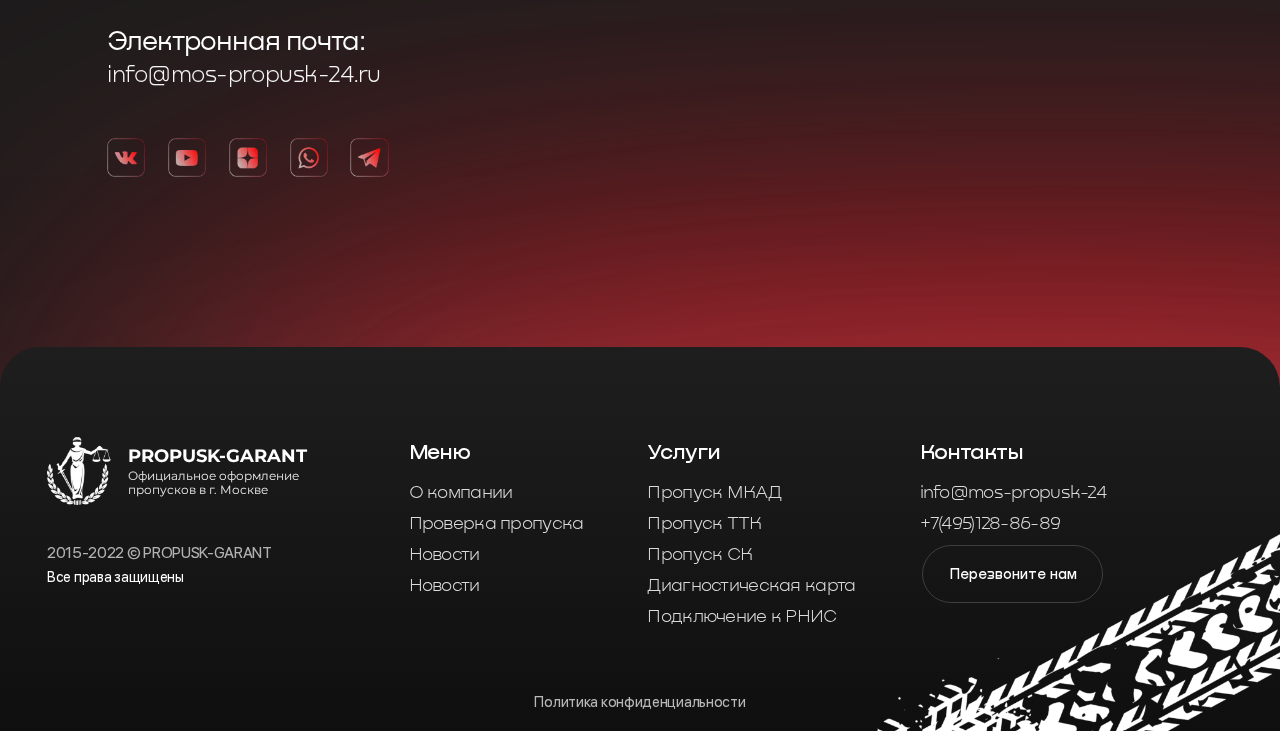
<file: home.html>
<!DOCTYPE html>
<html lang="ru">

<head>
	<title>Главная</title>
	<meta charset="UTF-8">
	<meta name="format-detection" content="telephone=no">
	<!-- <style>body{opacity: 0;}</style> -->
	<link rel="stylesheet" href="css/style.min.css?_v=20221114233137">
	<link rel="shortcut icon" href="favicon.ico">
	<!-- <meta name="robots" content="noindex, nofollow"> -->
	<meta name="viewport" content="width=device-width, initial-scale=1.0">
</head>

<body>
	<div class="wrapper">
		<main class="page">
			<section class="page__intro intro-page">
				<header class="header">
					<div class="header__container">
						<div class="header__body body-header">
							<a href="home.html" class="body-header__logo logo-header">
								<picture><source srcset="img/logo.webp" type="image/webp"><img class="logo-header__img" src="img/logo.png" alt=""></picture>
								<div class="logo-header__text">
									<div class="logo-header__title">PROPUSK-GARANT</div>
									<div class="logo-header__subtitle">Официальное оформление <br> пропусков в г. Москве</div>
								</div>
							</a>
							<nav data-spollers class="body-header__nav nav-header">
								<ul class="nav-header__list">
									<li class="nav-header__item"><a href="" class="nav-header__link">О компании</a></li>
									<li class="nav-header__item">
										<div class="nav-header-spoller spoller-nav">
											<button type="button" data-spoller class="spoller-nav__title">Услуги</button>
											<div class="spoller-nav__body">
												<ul class="spoller-nav__list">
													<li class="spoller-nav__item"><a href="mkad.html" class="spoller-nav__link">Пропуск МКАД</a></li>
													<li class="spoller-nav__item"><a href="" class="spoller-nav__link">Пропуск ТТК</a></li>
													<li class="spoller-nav__item"><a href="" class="spoller-nav__link">Пропуск СК</a></li>
													<li class="spoller-nav__item"><a href="" class="spoller-nav__link">Пропуск на эвакуатор</a></li>
													<li class="spoller-nav__item"><a href="" class="spoller-nav__link">Пропуск на спецтехнику</a></li>
													<li class="spoller-nav__item"><a href="" class="spoller-nav__link">Иностранным перевозчикам</a></li>
													<li class="spoller-nav__item"><a href="" class="spoller-nav__link">Диагностическая карта</a></li>
													<li class="spoller-nav__item"><a href="" class="spoller-nav__link">Подключение к РНИС</a></li>
													<li class="spoller-nav__item"><a href="" class="spoller-nav__link">Страхование ТС</a></li>
													<li class="spoller-nav__item"><a href="" class="spoller-nav__link">Переоборудование ТС</a></li>
												</ul>
											</div>
										</div>
									</li>
									<li class="nav-header__item"><a href="" class="nav-header__link">Проверка пропуска</a></li>
									<li class="nav-header__item"><a href="" class="nav-header__link">Новости</a></li>
									<li class="nav-header__item"><a href="contacts.html" class="nav-header__link">Контакты</a></li>
								</ul>
							</nav>
							<div class="body-header__phone phone-header">
								<div class="phone-header__inner">
									<div class="phone-header__text">круглосуточный телефон</div>
									<a href="tel:84951288689" class="phone-header__tel">8(495)128-86-89</a>
								</div>
								<a href="" class="phone-header__login login-phone-header">
									<div class="login-phone-header__text _icon-arrow-right">Войти</div>
								</a>
							</div>
						</div>
						<nav class="menu__body body-menu">
							<ul class="body-menu__list">
								<li class="body-menu__item"><a href="" class="body-menu__link">О компании</a></li>
								<li data-spollers class="body-menu__spollers spollers-menu">
									<div class="spollers-menu__item">
										<button type="button" data-spoller class="spollers-menu__title">Услуги</button>
										<div class="spollers-menu__body body-menu-spollers">
											<ul class="body-menu-spollers__list">
												<li class="body-menu-spollers__item"><a href="" class="body-menu-spollers__link">Пропуск МКАД</a></li>
												<li class="body-menu-spollers__item"><a href="" class="body-menu-spollers__link">Пропуск ТТК</a></li>
												<li class="body-menu-spollers__item"><a href="" class="body-menu-spollers__link">Пропуск СК</a></li>
												<li class="body-menu-spollers__item"><a href="" class="body-menu-spollers__link">Пропуск на эвакуатор</a></li>
												<li class="body-menu-spollers__item"><a href="" class="body-menu-spollers__link">Пропуск на спецтехнику</a></li>
												<li class="body-menu-spollers__item"><a href="" class="body-menu-spollers__link">Иностранным перевозчикам</a></li>
												<li class="body-menu-spollers__item"><a href="" class="body-menu-spollers__link">Подключение к РНИС</a></li>
												<li class="body-menu-spollers__item"><a href="" class="body-menu-spollers__link">Страхование ТС</a></li>
												<li class="body-menu-spollers__item"><a href="" class="body-menu-spollers__link">Переоборудование ТС</a></li>
											</ul>
										</div>
									</div>
								</li>
								<li class="body-menu__item"><a href="" class="body-menu__link">Проверка пропуска</a></li>
								<li class="body-menu__item"><a href="" class="body-menu__link">Новости</a></li>
								<li class="body-menu__item"><a href="contacts.html" class="body-menu__link">Контакты</a></li>
								<li class="body-menu__item">
									<a href="" class="phone-header__login login-phone-header">
										<div class="login-phone-header__text _icon-arrow-right">Войти</div>
									</a>
								</li>
								<li class="body-menu__item"><a href="mailto:info@mos-propusk-24.ru" class="body-menu__link">info@mos-propusk-24.ru</a></li>
								<li class="body-menu__item">
									<div class="info-contacts__socials socials-info socials-menu">
										<a href="" class="socials-info__item">
											<img src="img/contacts/vk.svg" alt="">
										</a>
										<a href="" class="socials-info__item">
											<img src="img/contacts/youtube.svg" alt="">
										</a>
										<a href="" class="socials-info__item">
											<img src="img/contacts/yandex.svg" alt="">
										</a>
									</div>
								</li>
							</ul>
						</nav>
						<div data-da=".phone-header, 836" class="header__menu menu">
							<button type="button" class="menu__icon icon-menu"><span></span></button>

						</div>
					</div>
				</header>

				<div class="intro-page__container">
					<div class="ellips e1"></div>
					<div class="ellips e2"></div>
					<div class="ellips e3"></div>
					<div class="intro-page__inner intro-inner">
						<h1 class="intro-inner__title">ГРУППОВЫЕ ПРЕДЛОЖЕНИЯ <br> <span class="title-gradient">для грузоперевозчиков</span></h1>
						<ul class="intro-inner__list">
							<li class="intro-inner__item">Пропуска на МКАД, ТТК, СК</li>
							<li class="intro-inner__item">Подключение к РНИС</li>
							<li class="intro-inner__item">Диагностическая карта</li>
						</ul>
						<div class="intro-inner__book  _icon-arrow-right">
							<a data-popup="#popup" href="" class="intro-inner__button">заказать консультацию</a>
						</div>
					</div>
					<div class="intro-page__picture picture-intro">
						<div class="picture-intro__circle">
						</div>
						<a href="mkad.html">
							<picture><source srcset="img/passes/mkad.webp" type="image/webp"><img class="picture-intro__img pass pass-1" src="img/passes/mkad.png" alt=""></picture>
						</a>
						<a href="">
							<picture><source srcset="img/passes/ttk.webp" type="image/webp"><img class="picture-intro__img pass pass-2" src="img/passes/ttk.png" alt=""></picture>

						</a>
						<a href="">
							<picture><source srcset="img/passes/ck.webp" type="image/webp"><img class="picture-intro__img pass pass-3" src="img/passes/ck.png" alt=""></picture>

						</a>
						<a href="">
							<picture><source srcset="img/passes/diagnostic-map.webp" type="image/webp"><img class="picture-intro__img diagnostic-map" src="img/passes/diagnostic-map.png" alt=""></picture>
						</a>
						<a>
							<picture><source srcset="img/passes/macbook.webp" type="image/webp"><img class="picture-intro__img macbook" src="img/passes/macbook.png" alt=""></picture>
						</a>
						<div class="picture-intro__track">
							<picture><source srcset="img/passes/track.webp" type="image/webp"><img src="img/passes/track.png" alt=""></picture>
						</div>
					</div>
				</div>
			</section>
			<section class="page__services services-page block">

				<div class="services-page__container">
					<div class="ellips e1 serv"></div>
					<div class="ellips e2 serv"></div>
					<div class="ellips e3 serv"></div>
					<div class="services-page__title block-title">
						услуги
						<picture><source srcset="img/title-border.webp" type="image/webp"><img src="img/title-border.png" alt=""></picture>

					</div>
					<div class="services-page__swiper-buttons">
						<button type="button" class="services-page__swiper-button-prev _icon-arrow-left"></button>
						<button type="button" class="services-page__swiper-button-next _icon-arrow-right"></button>
					</div>
					<div class="services-page__slider">
						<div class="services-page__swiper">
							<div class="services-page__slide slide-services">
								<div class="slide-services__body">
									<div class="slide-services__img"><img src="img/services/01.svg" alt=""></div>
									<div class="slide-services__name">Пропуск МКАД</div>
									<p class="slide-services__text">Въезд и передвижение грузовых
										транспортных средств с разрешенной
										максимальной массой более 3.5
										от МКАД до ТТК без права
										заезда на ТТК. Для автомобилей
										не ниже Евро-2.</p>
									<div class="slide-services__price price-services">
										<label for="price-services__amount" class="price-services__time">на 10 дней:</label>
										<div class="price-services__amount">5 000 рублей</div>
									</div>
									<div class="slide-services__price price-services">
										<label for="price-services__amount" class="price-services__time">1 год (день ИЛИ ночь):</label>
										<div class="price-services__amount">11 999 рублей</div>
									</div>
									<div class="slide-services__price price-services">
										<label for="price-services__amount" class="price-services__time">1 год (день И ночь):</label>
										<div class="price-services__amount">11 999 рублей
											<small class="price-services__discount">11 999 рублей</small>

										</div>
									</div>
									<button type="button" class="slide-services__button">Заказать пропуск</button>
								</div>
							</div>
							<div class="services-page__slide slide-services">
								<div class="slide-services__body">
									<div class="slide-services__img"><img src="img/services/01.svg" alt=""></div>
									<div class="slide-services__name">Пропуск ТТК</div>
									<p class="slide-services__text">Въезд и передвижение грузовых
										транспортных средств грузоподъёмностью более 1 тонны от МКАД до СК без права
										заезда на СК. Для автомобилей
										не ниже Евро-3.</p>
									<div class="slide-services__price price-services">
										<label for="price-services__amount" class="price-services__time">на 10 дней:</label>
										<div class="price-services__amount">5 000 рублей</div>
									</div>
									<div class="slide-services__price price-services">
										<label for="price-services__amount" class="price-services__time">1 год (день ИЛИ ночь):</label>
										<div class="price-services__amount">11 999 рублей</div>
									</div>
									<div class="slide-services__price price-services">
										<label for="price-services__amount" class="price-services__time">1 год (день И ночь):</label>
										<div class="price-services__amount">11 999 рублей
											<small class="price-services__discount">11 999 рублей</small>

										</div>
									</div>
									<button type="button" class="slide-services__button">Заказать пропуск</button>
								</div>
							</div>
							<div class="services-page__slide slide-services">
								<div class="slide-services__body">
									<div class="slide-services__img"><img src="img/services/01.svg" alt=""></div>
									<div class="slide-services__name">Пропуск СК</div>
									<p class="slide-services__text">Передвижение грузовых
										транспортных средств грузоподъёмностью более 1 тонны по всей территории Москвы без ограничений. Для автомобилей
										не ниже Евро-3.</p>
									<div class="slide-services__price price-services">
										<label for="price-services__amount" class="price-services__time">на 10 дней:</label>
										<div class="price-services__amount">5 000 рублей</div>
									</div>
									<div class="slide-services__price price-services">
										<label for="price-services__amount" class="price-services__time">1 год (день ИЛИ ночь):</label>
										<div class="price-services__amount">11 999 рублей</div>
									</div>
									<div class="slide-services__price price-services">
										<label for="price-services__amount" class="price-services__time">1 год (день И ночь):</label>
										<div class="price-services__amount">11 999 рублей
											<small class="price-services__discount">11 999 рублей</small>

										</div>
									</div>
									<button type="button" class="slide-services__button">Заказать пропуск</button>
								</div>
							</div>
							<div class="services-page__slide slide-services">
								<div class="slide-services__body">
									<div class="slide-services__img map"><img src="img/services/02.svg" alt=""></div>
									<div class="slide-services__name">Диагностическая карта</div>
									<p class="slide-services__text">Диагностическая карта является сертификатом, подтверждающим пригодность транспортного срества для передвижения по российским дорогам. <span>Категория: B, С</span></p>

									<div class="slide-services__price price-services">
										<label for="price-services__amount" class="price-services__time">на 1 год:</label>
										<div class="price-services__amount">6 990 рублей
											<small class="price-services__discount">11 999 рублей</small>
										</div>
									</div>
									<button type="button" class="slide-services__button">Заказать ДК</button>
								</div>
							</div>
							<div class="services-page__slide slide-services">
								<div class="slide-services__body">
									<div class="slide-services__img antenna"><img src="img/services/03.svg" alt=""></div>
									<div class="slide-services__name">Подключение к<br> РНИС</div>
									<p class="slide-services__text">Оформление пропуска требует обязательную регистрацию в систему РНИС.</p>
									<div class="slide-services__price price-services">
										<div class="price-services__amount">1 500 рублей
											<small class="price-services__discount">11 999 рублей</small>
										</div>
									</div>
									<button type="button" class="slide-services__button">Подключиться</button>
								</div>
							</div>
						</div>
					</div>
				</div>
			</section>
			<section class="page__adv adv-page block">
				<div class="ellips e1"></div>
				<div class="ellips e2"></div>
				<div class="ellips e3"></div>
				<div class="adv-page__container">
					<div class="adv-page__title block-title">
						преимущества
						<picture><source srcset="img/title-border.webp" type="image/webp"><img src="img/title-border.png" alt=""></picture>
					</div>
					<div class="adv-page__body body-adv">
						<div class="body-adv__item item-adv _trg">
							<div class="item-adv__title">Оформление <br> за 2 часа
								<div class="border"></div>
							</div>
							<div class="item-adv__subtitle">Всего через 2 часа вы отправляетесь в путь и зарабатываете деньги</div>
						</div>
						<div class="body-adv__img">
							<picture><source srcset="img/track-bg.webp" type="image/webp"><img class="" src="img/track-bg.png" alt=""></picture>
						</div>
						<picture><source srcset="img/tablet.webp" type="image/webp"><img class="body-adv__img-tablet" src="img/tablet.png" alt=""></picture>

						<div class="body-adv__bunch bunch-adv">
							<div class="bunch-adv__item item-bunch _trg">
								<div class="border"></div>
								<div class="item-bunch__title">10 дней <br> бесплатно</div>
								<div class="item-bunch__subtitle">Бесплатный временный пропуск, на время оформления основного</div>
							</div>
							<div class="bunch-adv__item item-bunch _bgr">
								<div class="border"></div>
								<div class="item-bunch__title">100% гарантия</div>
								<div class="item-bunch__subtitle">Мы гарантируем, что ваш пропуск не будет анулирован в течении его срока действия</div>
							</div>
							<div class="bunch-adv__item item-bunch _tlg">
								<div class="border"></div>
								<div class="item-bunch__title">Без предоплаты</div>
								<div class="item-bunch__subtitle">Мы не берём предоплату с клиентов, пока они не получат основной годовой пропуск</div>
							</div>
						</div>
					</div>
				</div>
			</section>
			<section class="page__about about-page block">

				<div class="about-page__container">
					<div class="about-page__title block-title">
						о компании
						<picture><source srcset="img/title-border.webp" type="image/webp"><img src="img/title-border.png" alt=""></picture>

					</div>
					<div class="about-page__body">
						<div class="about-page__text">Наша команда предлагает возможность получить <a href="about-page__text _link">пропуск по МКАД, ТТК и СК</a> на законной основе по выгодной цене.
							Особенность данной услуги - большая экономия времени, позволяющая практически сразу заняться работой, т.к. через несколько часов вы имеете действительный пропуск на 12 месяцев.</div>
						<div class="about-page__inner inner-about">
							<div class="inner-about__item item-inner-about">
								<div class="item-inner-about__img"><picture><source srcset="img/about/01.webp" type="image/webp"><img src="img/about/01.png" alt=""></picture></div>
								<div class="item-inner-about__name">Офис в Москве</div>
								<div class="item-inner-about__text">Официальная организация с реальным офисом в Москве</div>
							</div>
							<div class="inner-about__item item-inner-about">
								<div class="item-inner-about__img"><picture><source srcset="img/about/02.webp" type="image/webp"><img src="img/about/02.png" alt=""></picture></div>
								<div class="item-inner-about__name">Давно в деле</div>
								<div class="item-inner-about__text">Опыт работы нашей компании более 7-ми лет</div>
							</div>
							<div class="inner-about__item item-inner-about">
								<div class="item-inner-about__img"><picture><source srcset="img/about/03.webp" type="image/webp"><img src="img/about/03.png" alt=""></picture></div>
								<div class="item-inner-about__name">Выгодные цены</div>
								<div class="item-inner-about__text">Оплата за наличный расчёт, безналичный без и с НДС 20%!</div>
							</div>
							<div class="inner-about__item item-inner-about">
								<div class="item-inner-about__img"><picture><source srcset="img/about/04.webp" type="image/webp"><img src="img/about/04.png" alt=""></picture></div>
								<div class="item-inner-about__name">
									<span>Отличная</span> репутация
								</div>
								<div class="item-inner-about__text">Более 3000 довольных клиентов</div>
							</div>
						</div>
					</div>
				</div>
				<div class="page__partnership partnership-page">
					<div class="partnership-page__container">
						<div class="ellips e1 serv"></div>
						<div class="ellips e2 serv"></div>
						<div class="ellips e3 serv"></div>
						<div class="partnership-page__title">партнёрство</div>
						<div class="content-partnership__slider">
							<div class="content-partnership__swiper">
								<div class="content-partnership__slide">
									<div class="content-partnership__item"><picture><source srcset="img/partnership/01.webp" type="image/webp"><img src="img/partnership/01.png" alt=""></picture></div>
								</div>
								<div class="content-partnership__slide">
									<div class="content-partnership__item"><picture><source srcset="img/partnership/02.webp" type="image/webp"><img src="img/partnership/02.png" alt=""></picture></div>
								</div>
								<div class="content-partnership__slide">
									<div class="content-partnership__item"><picture><source srcset="img/partnership/03.webp" type="image/webp"><img src="img/partnership/03.png" alt=""></picture></div>
								</div>
								<div class="content-partnership__slide">
									<div class="content-partnership__item"><picture><source srcset="img/partnership/04.webp" type="image/webp"><img src="img/partnership/04.png" alt=""></picture></div>
								</div>
								<div class="content-partnership__slide">
									<div class="content-partnership__item"><picture><source srcset="img/partnership/05.webp" type="image/webp"><img src="img/partnership/05.png" alt=""></picture></div>
								</div>
							</div>
						</div>
					</div>
				</div>
			</section>
			<section class="page__bonus bonus-page block">
				<div class="bonus-page__container">
					<div class="ellips e1"></div>
					<div class="ellips e2"></div>
					<div class="ellips e3"></div>
					<div class="bonus-page__title block-title">бонусы
						<picture><source srcset="img/title-border.webp" type="image/webp"><img src="img/title-border.png" alt=""></picture>

					</div>
					<div class="bonus-page__body body-bonus">
						<div class="body-bonus__item">
							<div class="body-bonus__img"><picture><source srcset="img/bonus/01.webp" type="image/webp"><img src="img/bonus/01.png" alt=""></picture></div>
							<div class="body-bonus__inner inner-bonus">
								<h2 class="inner-bonus__title">
									Временный пропуск
								</h2>
								<div class="inner-bonus__text">
									При оформлении годового пропуска вы
									получаете <span>в подарок</span> 2 временных
									пропуска по 10 дней! <span>Бесплатное</span> СМС
									оповещение о сроках действия и 100%
									защита от аннулирования!
								</div>
							</div>
						</div>
						<div class="body-bonus__item">
							<div class="body-bonus__img"><picture><source srcset="img/bonus/02.webp" type="image/webp"><img src="img/bonus/02.png" alt=""></picture></div>
							<div class="body-bonus__inner inner-bonus">
								<h2 class="inner-bonus__title">
									Выезд специалиста
								</h2>
								<div class="inner-bonus__text">
									Боитесь передавать ЭЦП в чужие руки?
									Мы <span>бесплатно</span> приедем и подадим
									автомобили с вашего личного кабинета!
									Нет ЭЦП? Не проблема <span>мы сделаем все
										сами!</span>
								</div>
							</div>
						</div>
					</div>
				</div>
			</section>
			<section class="page__request request-page block">
				<div class="request-page__container">

					<div class="request-page__title block-title"><span class="rtt">форма обратной связи</span>
						<picture><source srcset="img/title-border.webp" type="image/webp"><img src="img/title-border.png" alt=""></picture>
					</div>
					<div class="request-page__body body-request">
						<div class="body-request__img">
							<picture><source srcset="img/request/01.webp" type="image/webp"><img src="img/request/01.png" alt=""></picture>
						</div>
						<div class="body-request__text">Оставьте заявку и получите бесплатную консультацию от специалистов</div>
						<form class="body-request__form form-request" action="">
							<div class="form-request__inputs">
								<div class="form-request__input-box">
									<input autocomplete="off" type="text" name="form[]" data-error="Ошибка" placeholder="Ваше имя" class="form-request__input">
									<picture><source srcset="img/inp-bor1.webp" type="image/webp"><img src="img/inp-bor1.png" alt="" class="form-request__input-border"></picture>
								</div>
								<div class="form-request__input-box">
									<input autocomplete="off" type="tel" name="form[]" data-error="Ошибка" placeholder="Номер телефона" class="form-request__input">
									<picture><source srcset="img/inp-bor2.webp" type="image/webp"><img src="img/inp-bor2.png" alt="" class="form-request__input-border"></picture>

								</div>
							</div>
							<button type="submit" class="form-request__button -button _icon-arrow-right ">Отправить заявку</button>
						</form>

					</div>
				</div>
			</section>
			<section class="page__control control-page block">
				<div class="control-page__container">

					<div class="control-page__title block-title">контроль пропусков
						<picture><source srcset="img/title-border-white.webp" type="image/webp"><img src="img/title-border-white.png" alt=""></picture>

					</div>
					<div class="control-page__body">
						<div class="control-page-swiper-pagination"></div>
						<div class="control-page__slider">
							<div class="control-page__swiper">
								<div class="control-page__slide slide-control">
									<div class="slide-control__top top-slide-control">
										<div class="top-slide-control__title">
											Круглосуточный контроль
										</div>
										<div class="top-slide-control__icon">
											<img src="img/control/01.svg" alt="">
										</div>
									</div>
									<div class="slide-control__text">24 часа в сутки, 7 дней в неделю, 365 дней в году</div>
								</div>
								<div class="control-page__slide slide-control">
									<div class="slide-control__top top-slide-control">
										<div class="top-slide-control__title">
											СМС Уведомление
										</div>
										<div class="top-slide-control__icon">
											<img src="img/control/02.svg" alt="">
										</div>
									</div>
									<div class="slide-control__text">моментальная интеллектуальная
										система СМС уведомления, временный,
										годовой пропуск и аннулирование</div>
								</div>
								<div class="control-page__slide slide-control">
									<div class="slide-control__top top-slide-control">
										<div class="top-slide-control__title">
											Оперативное реагирование
										</div>
										<div class="top-slide-control__icon">
											<img src="img/control/03.svg" alt="">
										</div>
									</div>
									<div class="slide-control__text">оперативное реагирование вашего
										персонального менеджера в случае аннуляции.</div>
								</div>
								<div class="control-page__slide slide-control">
									<div class="slide-control__top top-slide-control">
										<div class="top-slide-control__title">
											Личный кабинет
										</div>
										<div class="top-slide-control__icon">
											<img src="img/control/04.svg" alt="">
										</div>
									</div>
									<div class="slide-control__text">уникальный доступ к личному кабинету защищенному высокотехнологичным
										шифрованием</div>
								</div>
								<div class="control-page__slide slide-control">
									<div class="slide-control__top top-slide-control">
										<div class="top-slide-control__title">
											Мобильное приложение Android
										</div>
										<div class="top-slide-control__icon">
											<img src="img/control/05.svg" alt="">
										</div>
									</div>
									<div class="slide-control__text">в приложении вы сможете добавлять автомобили и отслеживать пропуска</div>
									<a href="" class="slide-control__button button-control _icon-arrow-right">
										<div class="button-control__inner">Скачать <span>приложение</span></div>
									</a>
								</div>
								<div class="control-page__slide slide-control">
									<div class="slide-control__top top-slide-control">
										<div class="top-slide-control__title">
											Мобильное приложение IPhone
										</div>
										<div class="top-slide-control__icon">
											<img src="img/control/06.svg" alt="">
										</div>
									</div>
									<div class="slide-control__text">в приложении вы сможете добавлять автомобили и отслеживать пропуска</div>
									<a href="" class="slide-control__button button-control _icon-arrow-right">
										<div class="button-control__inner">Скачать <span>приложение</span></div>
									</a>
								</div>
							</div>
							<div class="control-page__slider-buttons">
								<button type="button" class="control-page__slider-button-prev _icon-arrow-right"></button>
								<button type="button" class="control-page__slider-button-next _icon-arrow-right">
									<!-- <div class="cbb"></div> -->
									<!-- <div class="redb"></div> -->
								</button>
							</div>
						</div>

					</div>

				</div>
			</section>
			<section class="page__check check-page block">
				<div class="check-page__container">
					<div class="ellips e1 serv"></div>
					<div class="ellips e2 serv"></div>
					<div class="ellips e3 serv"></div>
					<div class="check-page__title block-title">проверка пропуска
						<picture><source srcset="img/title-border.webp" type="image/webp"><img src="img/title-border.png" alt=""></picture>

					</div>
					<div class="check-page__body body-check">
						<div class="body-check__img">
							<picture><source srcset="img/request/02.webp" type="image/webp"><img src="img/request/02.png" alt=""></picture>
						</div>
						<div class="body-check__img-mob">
							<picture><source srcset="img/request/03.webp" type="image/webp"><img src="img/request/03.png" alt=""></picture>
						</div>

						<div class="body-check__text">Введите государственный регистрационный знак ТС (без пробелов)</div>
						<form class="body-check__form form-check" action="">
							<div class="form-check__inputs">
								<div class="form-check__input-box">
									<input autocomplete="off" type="text" name="form[]" data-error="Ошибка" placeholder="гос номер автомобиля" class="form-check__input">
									<picture><source srcset="img/inp-bor1.webp" type="image/webp"><img src="img/inp-bor1.png" alt="" class="form-request__input-border"></picture>

								</div>

							</div>
							<button type="submit" class="form-check__button -button _icon-arrow-right ">Проверить</button>
						</form>

					</div>
				</div>
				<div class="page__check check-page">
					<div class="check-page__container">
						<div class="check-page__title ad">подключите круглосуточный мониторинг</div>
						<div class="check-page__body body-check">
							<div class="body-check__text">Вашего пропуска абсолютно бесплатно на 365 дней</div>
							<form class="body-check__form form-check" action="">
								<div class="form-check__inputs">
									<div class="form-check__input-box">
										<input autocomplete="off" type="text" name="form[]" data-error="Ошибка" placeholder="гос номер автомобиля" class="form-check__input">
										<picture><source srcset="img/inp-bor1.webp" type="image/webp"><img src="img/inp-bor1.png" alt="" class="form-request__input-border"></picture>
									</div>
									<div class="form-check__input-box">
										<input autocomplete="off" type="text" name="form[]" data-error="Ошибка" placeholder="номер телефона" class="form-check__input">
										<picture><source srcset="img/inp-bor2.webp" type="image/webp"><img src="img/inp-bor2.png" alt="" class="form-request__input-border"></picture>

									</div>

								</div>
								<button type="submit" class="form-check__button bc -button _icon-arrow-right ">Отправить заявку</button>
							</form>

						</div>
					</div>

				</div>
			</section>
			<section class="page__reviews reviews-page block">
				<div class="reviews-page__container">
					<div class="ellips e1 serv"></div>
					<div class="ellips e2 serv"></div>
					<div class="ellips e3 serv"></div>
					<div class="reviews-page__title block-title">
						отзывы
						<picture><source srcset="img/title-border.webp" type="image/webp"><img src="img/title-border.png" alt=""></picture>

					</div>
					<div class="reviews-page-swiper-buttons">
						<button type="button" class="reviews-page-swiper-button-prev _icon-arrow-left"></button>
						<button type="button" class="reviews-page-swiper-button-next _icon-arrow-right"></button>
					</div>
					<div class="reviews-page__body">
						<div class="reviews-page__img">
							<img src="img/reviews/01.svg" alt="">
						</div>
						<!-- <div class="reviews-page__swiper-buttons-mobile">
							<button type="button" class="reviews-page__swiper-button-prev _icon-arrow-left"></button>
							<button type="button" class="reviews-page__swiper-button-next _icon-arrow-right"></button>
						</div> -->
						<div class="reviews-page__slider">
							<div class="reviews-page__swiper">
								<div class="reviews-page__slide slide-reviews">
									<div class="slide-reviews__item item-slide-reviews">
										<div class="item-slide-reviews__user">
											<div class="item-slide-reviews__info">
												<div class="item-slide-reviews__icon">
													<img src="img/reviews/user-icon.svg" alt="">
												</div>
												<div class="item-slide-reviews__inner">
													<div class="item-slide-reviews__name">Андрей П.</div>
													<div class="item-slide-reviews__stars"><span><img src="img/reviews/star.svg" alt=""></span><span><img src="img/reviews/star.svg" alt=""></span><span><img src="img/reviews/star.svg" alt=""></span><span><img src="img/reviews/star.svg" alt=""></span><span><img src="img/reviews/star.svg" alt=""></span></div>
												</div>
											</div>
											<div class="item-slide-reviews__text">
												Заказывали услугу по оформлению пропусков для грузового транспорта в Москву. Сделали все отлично. Всем рекомендую!
											</div>
										</div>
									</div>

									<div class="slide-reviews__item item-slide-reviews">
										<div class="item-slide-reviews__user">
											<div class="item-slide-reviews__info">
												<div class="item-slide-reviews__icon">
													<img src="img/reviews/user-icon.svg" alt="">
												</div>
												<div class="item-slide-reviews__inner">
													<div class="item-slide-reviews__name">Андрей П.</div>
													<div class="item-slide-reviews__stars"><span><img src="img/reviews/star.svg" alt=""></span><span><img src="img/reviews/star.svg" alt=""></span><span><img src="img/reviews/star.svg" alt=""></span><span><img src="img/reviews/star.svg" alt=""></span><span><img src="img/reviews/star.svg" alt=""></span></div>
												</div>
											</div>
											<div class="item-slide-reviews__text">
												Заказывали услугу по оформлению пропусков для грузового транспорта в Москву. Сделали все отлично. Всем рекомендую!
											</div>
										</div>
									</div>
								</div>
								<div class="reviews-page__slide slide-reviews">
									<div class="slide-reviews__item item-slide-reviews">
										<div class="item-slide-reviews__user">
											<div class="item-slide-reviews__info">
												<div class="item-slide-reviews__icon">
													<img src="img/reviews/user-icon.svg" alt="">
												</div>
												<div class="item-slide-reviews__inner">
													<div class="item-slide-reviews__name">Андрей П.</div>
													<div class="item-slide-reviews__stars"><span><img src="img/reviews/star.svg" alt=""></span><span><img src="img/reviews/star.svg" alt=""></span><span><img src="img/reviews/star.svg" alt=""></span><span><img src="img/reviews/star.svg" alt=""></span><span><img src="img/reviews/star.svg" alt=""></span></div>
												</div>
											</div>
											<div class="item-slide-reviews__text">
												Заказывали услугу по оформлению пропусков для грузового транспорта в Москву. Сделали все отлично. Всем рекомендую!
											</div>
										</div>
									</div>

									<div class="slide-reviews__item item-slide-reviews">
										<div class="item-slide-reviews__user">
											<div class="item-slide-reviews__info">
												<div class="item-slide-reviews__icon">
													<img src="img/reviews/user-icon.svg" alt="">
												</div>
												<div class="item-slide-reviews__inner">
													<div class="item-slide-reviews__name">Андрей П.</div>
													<div class="item-slide-reviews__stars"><span><img src="img/reviews/star.svg" alt=""></span><span><img src="img/reviews/star.svg" alt=""></span><span><img src="img/reviews/star.svg" alt=""></span><span><img src="img/reviews/star.svg" alt=""></span><span><img src="img/reviews/star.svg" alt=""></span></div>
												</div>
											</div>
											<div class="item-slide-reviews__text">
												Заказывали услугу по оформлению пропусков для грузового транспорта в Москву. Сделали все отлично. Всем рекомендую!
											</div>
										</div>
									</div>
								</div>
							</div>
						</div>
					</div>
				</div>
			</section>
			<section class="page__news news-page block">
				<div class="news-page__container">
					<div class="ellips e1 serv"></div>
					<div class="ellips e2 serv"></div>
					<div class="ellips e3 serv"></div>
					<div class="news-page__title block-title">новости
						<picture><source srcset="img/title-border.webp" type="image/webp"><img src="img/title-border.png" alt=""></picture>

					</div>
					<div class="news-page__body">
						<div class="news-page__content content-news">
							<div class="content-news__row">
								<a href="" class="content-news__item item-news">
									<div class="item-news__image _wide"><picture><source srcset="img/news/01.webp" type="image/webp"><img src="img/news/01.png" alt=""></picture></div>
									<h3 class="item-news__title">Придётся покупать пропуска...</h3>
									<div class="item-news__text">Установить трекеры GPS или ГЛОНАСС и подключиться к РНИС необходимо до 2022 года. Пока установка оборудования выполняется по желанию владельца авто, но до 2022 года осталось не так много времени. Рекомендуем установить трекеры и подключиться к РНИС уже сейчас…</div>
								</a>
								<a href="" class="content-news__item item-news">
									<div href="" class="item-news__image _semi-wide"><picture><source srcset="img/news/02.webp" type="image/webp"><img src="img/news/02.png" alt=""></picture></div>
									<h3 class="item-news__title">Придётся покупать пропуска...</h3>
									<div class="item-news__text">Установить трекеры GPS или ГЛОНАСС и подключиться к РНИС необходимо до 2022 года. Пока установка оборудования выполняется по желанию...</div>
								</a>
							</div>
							<div class="content-news__row">
								<a href="" class="content-news__item item-news">
									<div href="" class="item-news__image"><picture><source srcset="img/news/03.webp" type="image/webp"><img src="img/news/03.png" alt=""></picture></div>
									<h3 class="item-news__title">Придётся покупать пропуска...</h3>
									<div class="item-news__text">Установить трекеры GPS или ГЛОНАСС и подключиться к РНИС необходимо до 2022 года. Пока установка оборудования выполняется по желанию...</div>
								</a>
								<a href="" class="content-news__item item-news">
									<div href="" class="item-news__image"><picture><source srcset="img/news/04.webp" type="image/webp"><img src="img/news/04.png" alt=""></picture></div>
									<h3 class="item-news__title">Придётся покупать пропуска...</h3>
									<div class="item-news__text">Установить трекеры GPS или ГЛОНАСС и подключиться к РНИС необходимо до 2022 года. Пока установка оборудования выполняется по желанию...</div>
								</a>
								<a href="" class="content-news__item item-news">
									<div href="" class="item-news__image"><picture><source srcset="img/news/05.webp" type="image/webp"><img src="img/news/05.png" alt=""></picture></div>
									<h3 class="item-news__title">Придётся покупать пропуска...</h3>
									<div class="item-news__text">Установить трекеры GPS или ГЛОНАСС и подключиться к РНИС необходимо до 2022 года. Пока установка оборудования выполняется по желанию...</div>
								</a>
							</div>
						</div>
						<div class="item-news__button -button _icon-arrow-right">Все новости</div>
					</div>
				</div>
			</section>
			<section class="page__contacts contacts-page block">
				<div class="contacts-page__container">
					<div class="ellips e1 serv"></div>
					<div class="ellips e2 serv"></div>
					<div class="ellips e3 serv"></div>
					<div class="contacts-page__title block-title">контакты
						<picture><source srcset="img/title-border.webp" type="image/webp"><img src="img/title-border.png" alt=""></picture>

					</div>
					<div class="contacts-page__body body-contacts">
						<div class="body-contacts__info info-contacts">
							<div class="info-contacts__item">
								<h3 class="info-contacts__title">
									Адрес офиса:
								</h3>
								<div class="info-contacts__text">
									Москва, Соловьинская Роща, дом8, офис: “МОС-ПРОПУСК-24”
								</div>
							</div>
							<div class="info-contacts__item">
								<h3 class="info-contacts__title">
									Телефон:
								</h3>
								<div class="info-contacts__text">
									+7(495)128-86-89
								</div>
							</div>
							<div class="info-contacts__item">
								<h3 class="info-contacts__title">
									Электронная почта:
								</h3>
								<div class="info-contacts__text">
									info@mos-propusk-24.ru
								</div>
							</div>
							<div class="info-contacts__socials socials-info">
								<a href="" class="socials-info__item">
									<picture><source srcset="img/contacts/vk.webp" type="image/webp"><img src="img/contacts/vk.png" alt=""></picture>
								</a>
								<a href="" class="socials-info__item">
									<picture><source srcset="img/contacts/youtube.webp" type="image/webp"><img src="img/contacts/youtube.png" alt=""></picture>
								</a>
								<a href="" class="socials-info__item">
									<picture><source srcset="img/contacts/yandex.webp" type="image/webp"><img src="img/contacts/yandex.png" alt=""></picture>
								</a>
								<a href="" class="socials-info__item">
									<picture><source srcset="img/contacts/whatsapp.webp" type="image/webp"><img src="img/contacts/whatsapp.png" alt=""></picture>
								</a>
								<a href="" class="socials-info__item">
									<picture><source srcset="img/contacts/TG.webp" type="image/webp"><img src="img/contacts/TG.png" alt=""></picture>
								</a>
							</div>
						</div>
						<div class="body-contacts__map">
							<script type="text/javascript" charset="utf-8" async src="https://api-maps.yandex.ru/services/constructor/1.0/js/?um=constructor%3A299904c082ce8298238da519e246903a75c5e050e0b15e5002302101758380e6&amp;max-width=948&amp;max-height=554&amp;lang=ru_RU&amp;scroll=true&_v=20221114233137"></script>
						</div>
					</div>
				</div>
			</section>
		</main>
		<footer class="footer block">
			<picture><source srcset="img/footer/01.webp" type="image/webp"><img class="footer__img" src="img/footer/01.png" alt=""></picture>
			<div class="footer__container">
				<div class="footer__column">
					<div class="footer__logo logo-footer">
						<picture><source srcset="img/logo.webp" type="image/webp"><img class="logo-footer__img" src="img/logo.png" alt=""></picture>
						<div class="logo-footer__text">
							<div class="logo-footer__title">PROPUSK-GARANT</div>
							<div class="logo-footer__subtitle">Официальное оформление <br> пропусков в г. Москве</div>
						</div>
					</div>
					<div class="footer__rights rights-footer">
						<div class="rights-footer__text">2015-2022 © PROPUSK-GARANT</div>
						<div class="rights-footer__reserve">Все права защищены</div>
					</div>
				</div>
				<nav class="footer__nav nav-footer">
					<ul class="nav-footer__list">
						<div class="nav-footer__title">Меню</div>
						<li class="nav-footer__item"><a href="" class="nav-footer__link">О компании</a></li>
						<li class="nav-footer__item"><a href="" class="nav-footer__link">Проверка пропуска</a></li>
						<li class="nav-footer__item"><a href="" class="nav-footer__link">Новости</a></li>
						<li class="nav-footer__item"><a href="" class="nav-footer__link">Новости</a></li>
					</ul>
					<ul class="nav-footer__list">
						<div class="nav-footer__title">Услуги</div>
						<li class="nav-footer__item"><a href="" class="nav-footer__link">Пропуск МКАД</a></li>
						<li class="nav-footer__item"><a href="" class="nav-footer__link">Пропуск ТТК</a></li>
						<li class="nav-footer__item"><a href="" class="nav-footer__link">Пропуск СК</a></li>
						<li class="nav-footer__item"><a href="" class="nav-footer__link">Диагностическая карта</a></li>
						<li class="nav-footer__item"><a href="" class="nav-footer__link">Подключение к РНИС</a></li>
					</ul>
					<ul class="nav-footer__list">
						<div class="nav-footer__title">Контакты</div>
						<li class="nav-footer__item"><a href="mailto:info@mos-propusk-24" class="nav-footer__link">info@mos-propusk-24</a></li>
						<li class="nav-footer__item"><a href="tel:84951288689" class="nav-footer__link">+7(495)128-86-89</a></li>
						<button type="button" class="nav-footer__button">Перезвоните нам</button>
					</ul>
				</nav>
			</div>
			<a href="" class="footer__policy">Политика конфиденциальности</a>
		</footer>
	</div>
	<div id="popup" aria-hidden="true" class="popup">
		<div class="popup__wrapper">
			<div class="popup__content">
				<div class="border popup-border"></div>

				<button data-close type="button" class="popup__close"></button>
				<div class="popup__inner inner-popup">
					<div class="inner-popup__title">Оставь заявку и получи специальное<br> уникальное предложение!</div>
					<form action="" class="inner-popup__form form-popup">
						<div class="form-popup__inputs">
							<div class="form-popup__input-box">
								<input autocomplete="off" type="text" name="form[]" data-error="Ошибка" placeholder="Ваше имя" class="form-popup__input">
								<picture><source srcset="img/inp-bor3.webp" type="image/webp"><img src="img/inp-bor3.png" alt="" class="form-popup__input-border"></picture>
							</div>
							<div class="form-popup__input-box">
								<input autocomplete="off" type="tel" name="form[]" data-error="Ошибка" placeholder="Номер телефона" class="form-popup__input">
								<picture><source srcset="img/inp-bor4.webp" type="image/webp"><img src="img/inp-bor4.png" alt="" class="form-popup__input-border"></picture>
							</div>
						</div>
						<div class="form-popup__discount">Скидка 1000 рублей + 2 временных пропуска в подарок</div>
						<div class="form-popup__checkbox-box">
							<input tabindex="4" autocomplete="off" id="contacts-checkbox" type="checkbox" name="form[]" data-error="Ошибка" class="form-popup__checkbox">
							<label class="form-popup__label" for="contacts-checkbox">
								<div class="form-popup__label-text">Нажимая на кнопку “Отправить”, Вы даете <span>согласие на обработку <br> персональных данных</span></div>
							</label>
						</div>
						<button type="submit" class="form-popup__button">Отправить</button>
					</form>
				</div>

			</div>

		</div>
	</div>
	<div id="popupaccept" aria-hidden="true" class="popup _popup-accepted">
		<div class="popup__wrapper">
			<div class="popup__content">
				<div class="border popup-border"></div>
				<button data-close type="button" class="popup__close"></button>
				<div class="popup__text">Ваша заявка принята!<br>
					Наш менеджер скоро свяжется с вами.</div>
			</div>
		</div>
	</div>
	<script src="js/app.min.js?_v=20221114233137"></script>
</body>
<script>
	const requestTitle = document.querySelector(".rtt");
	if (document.documentElement.clientWidth < 767) {
		requestTitle.innerHTML = "обратная связь";
	}
</script>

</html>
</file>
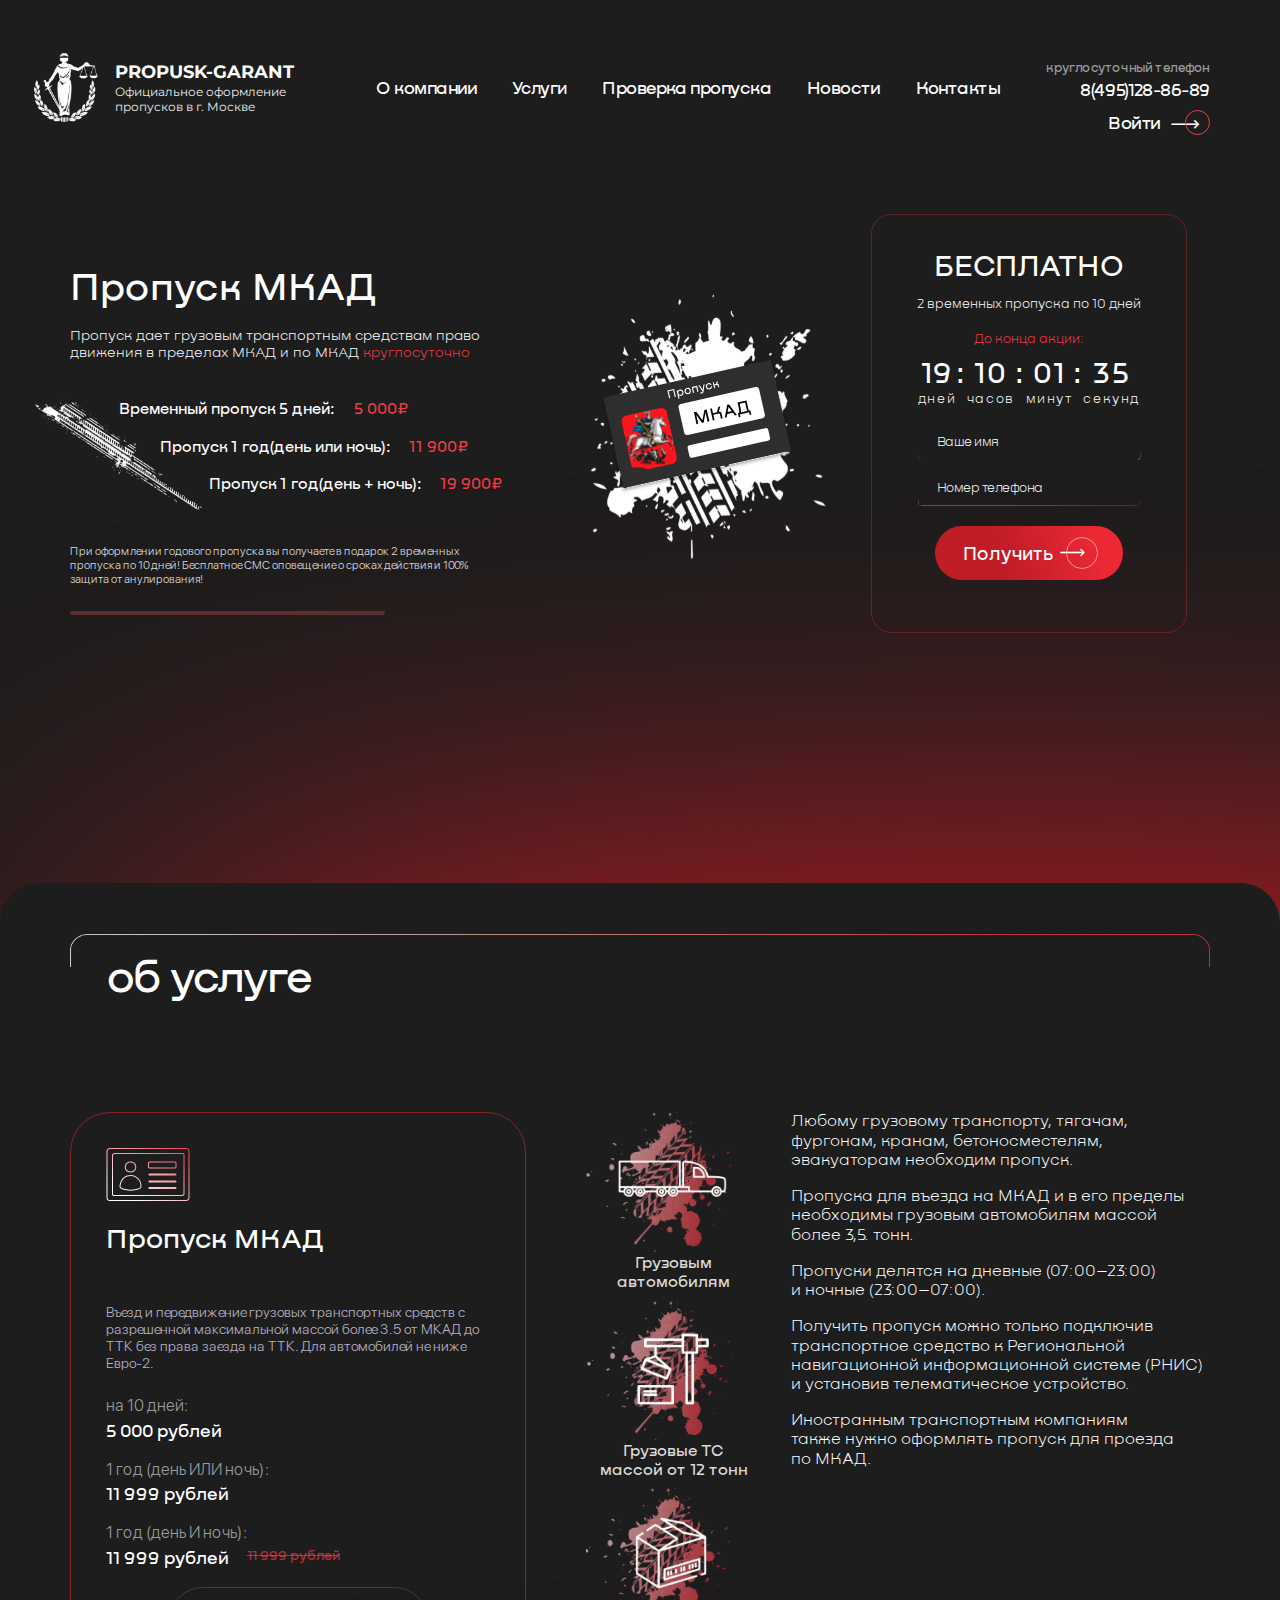
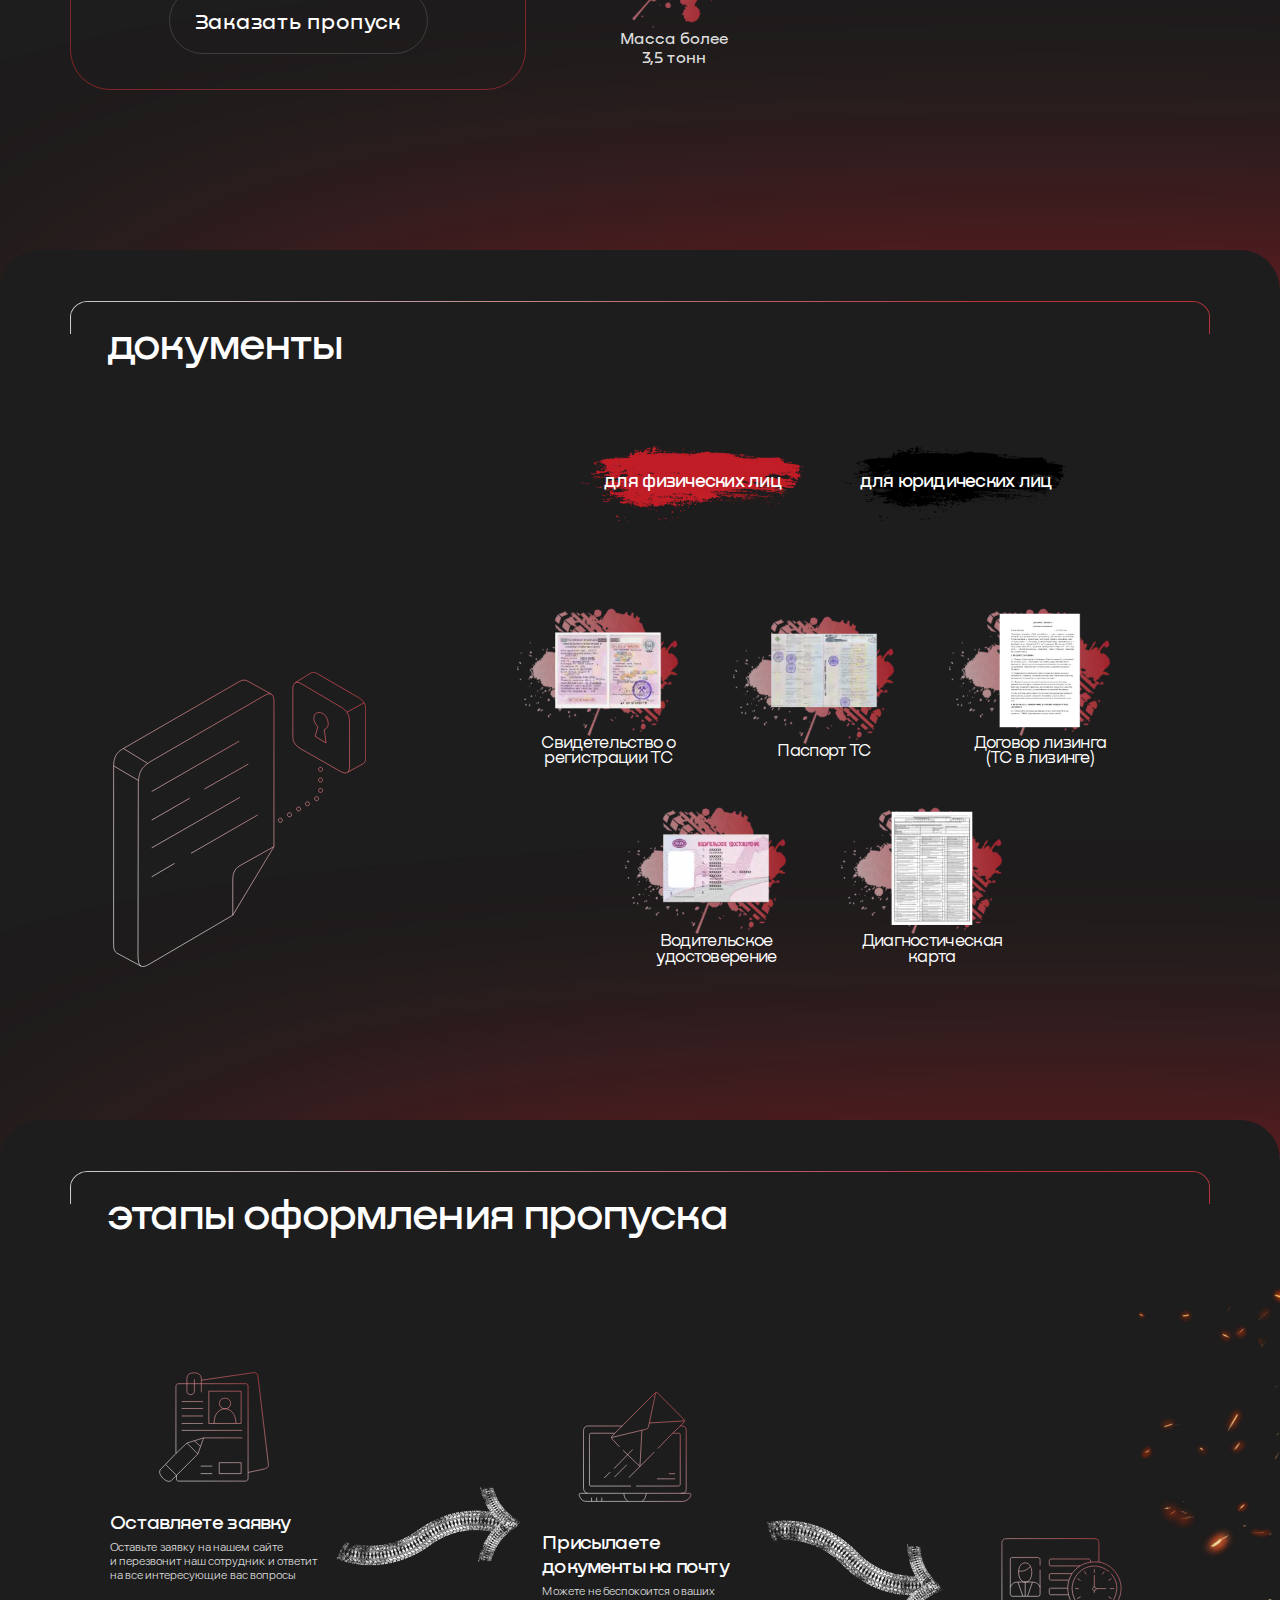
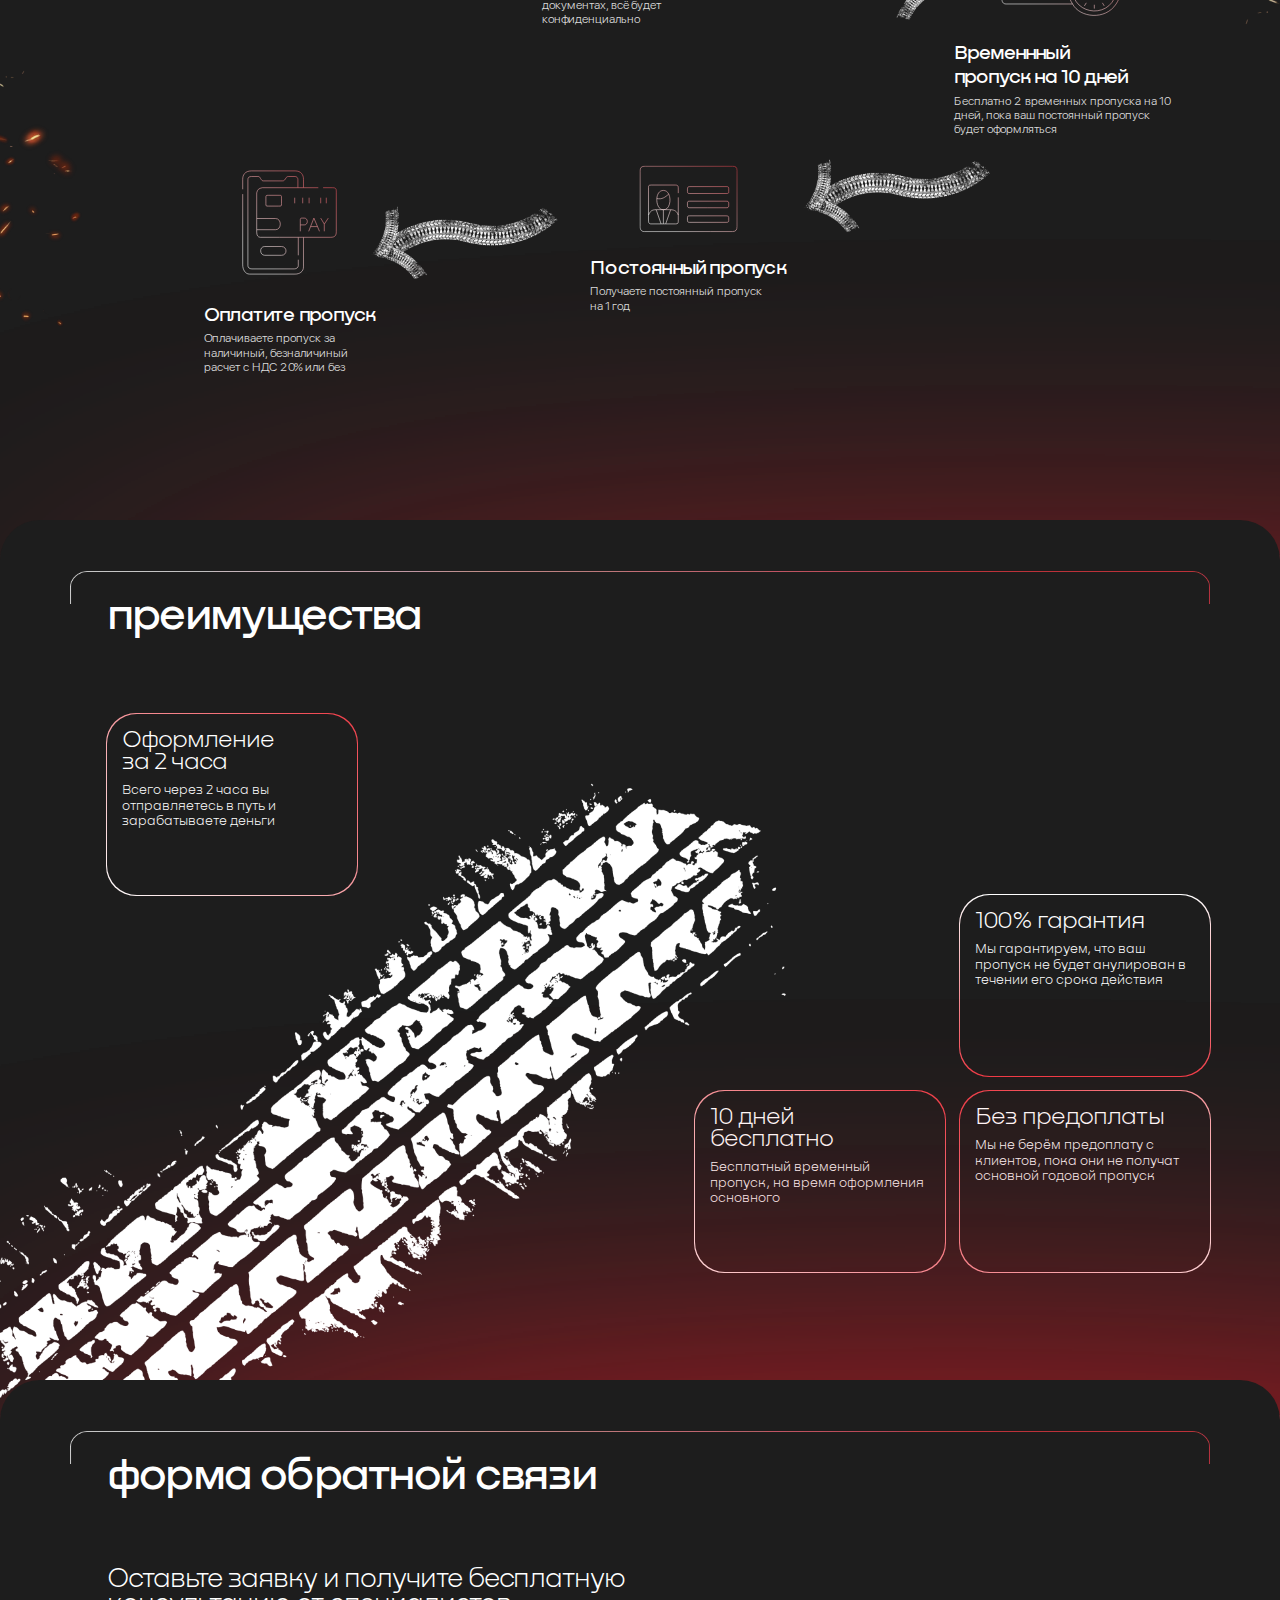
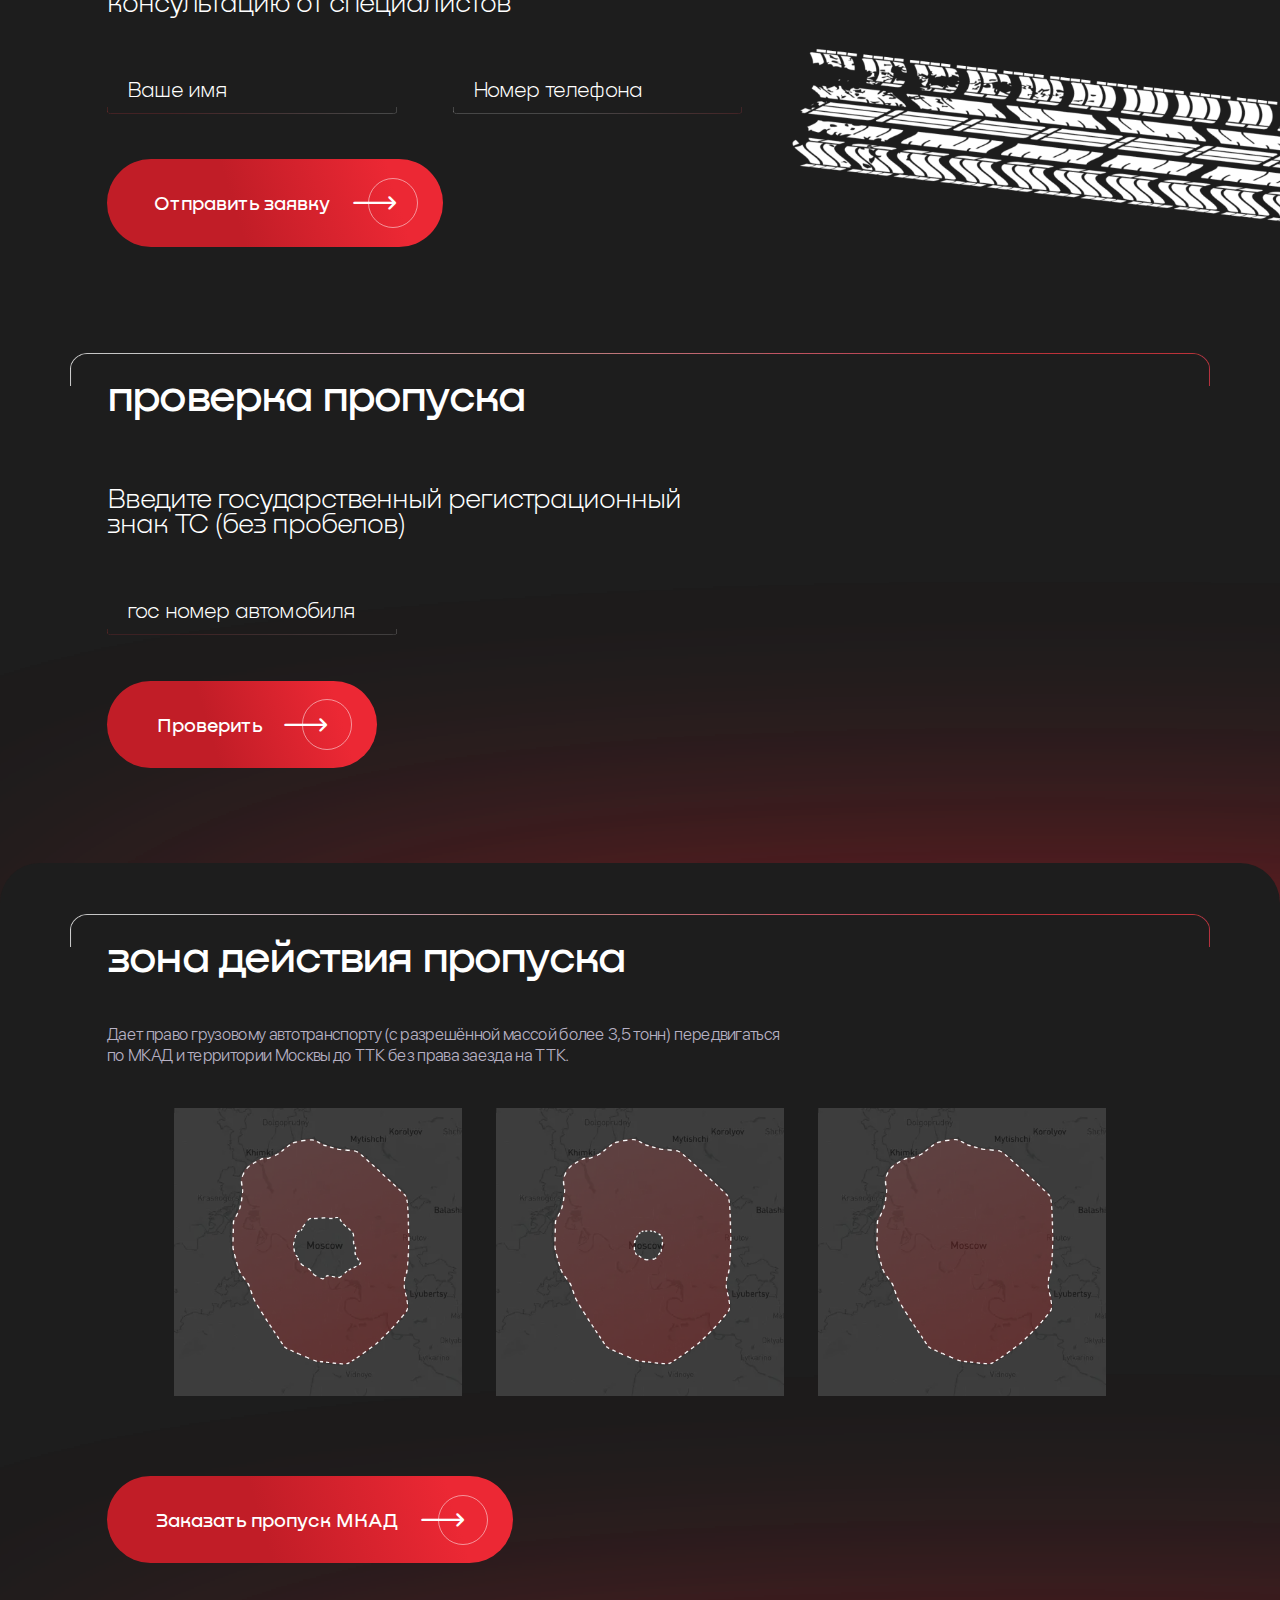
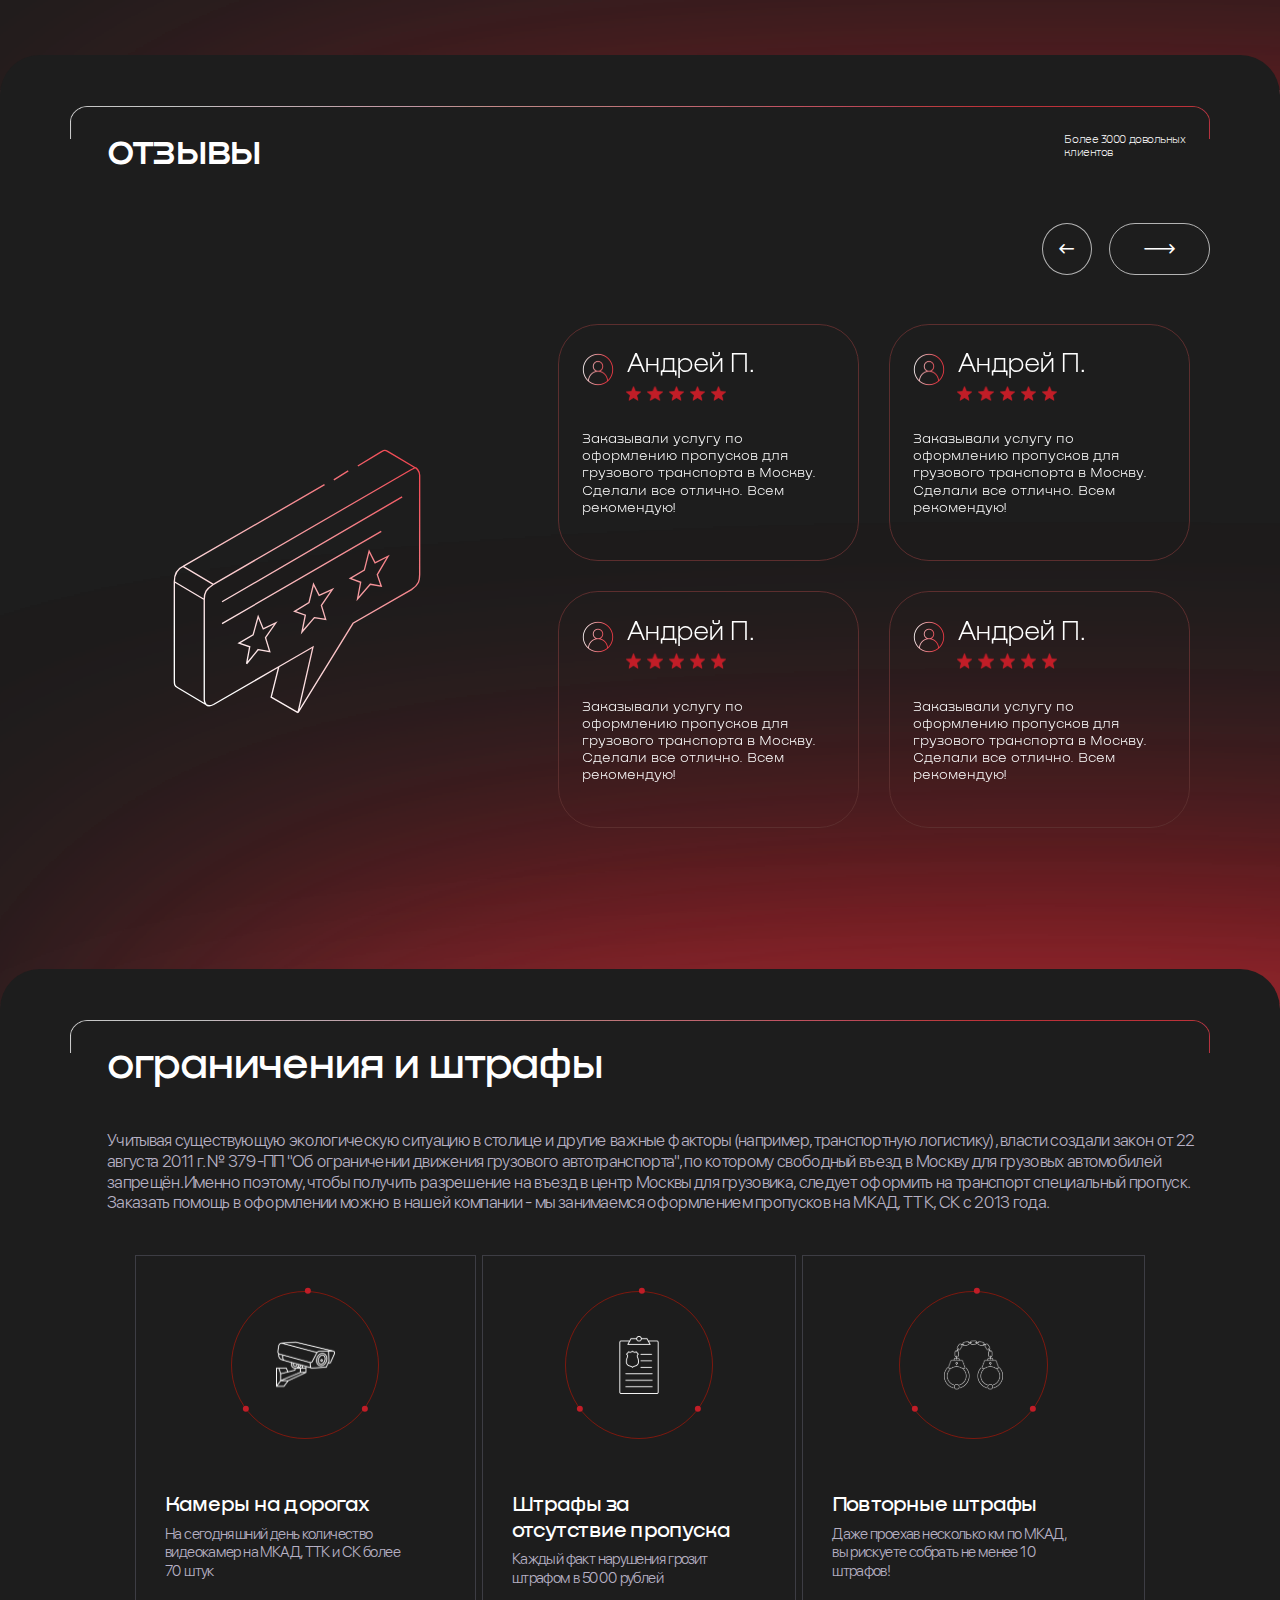
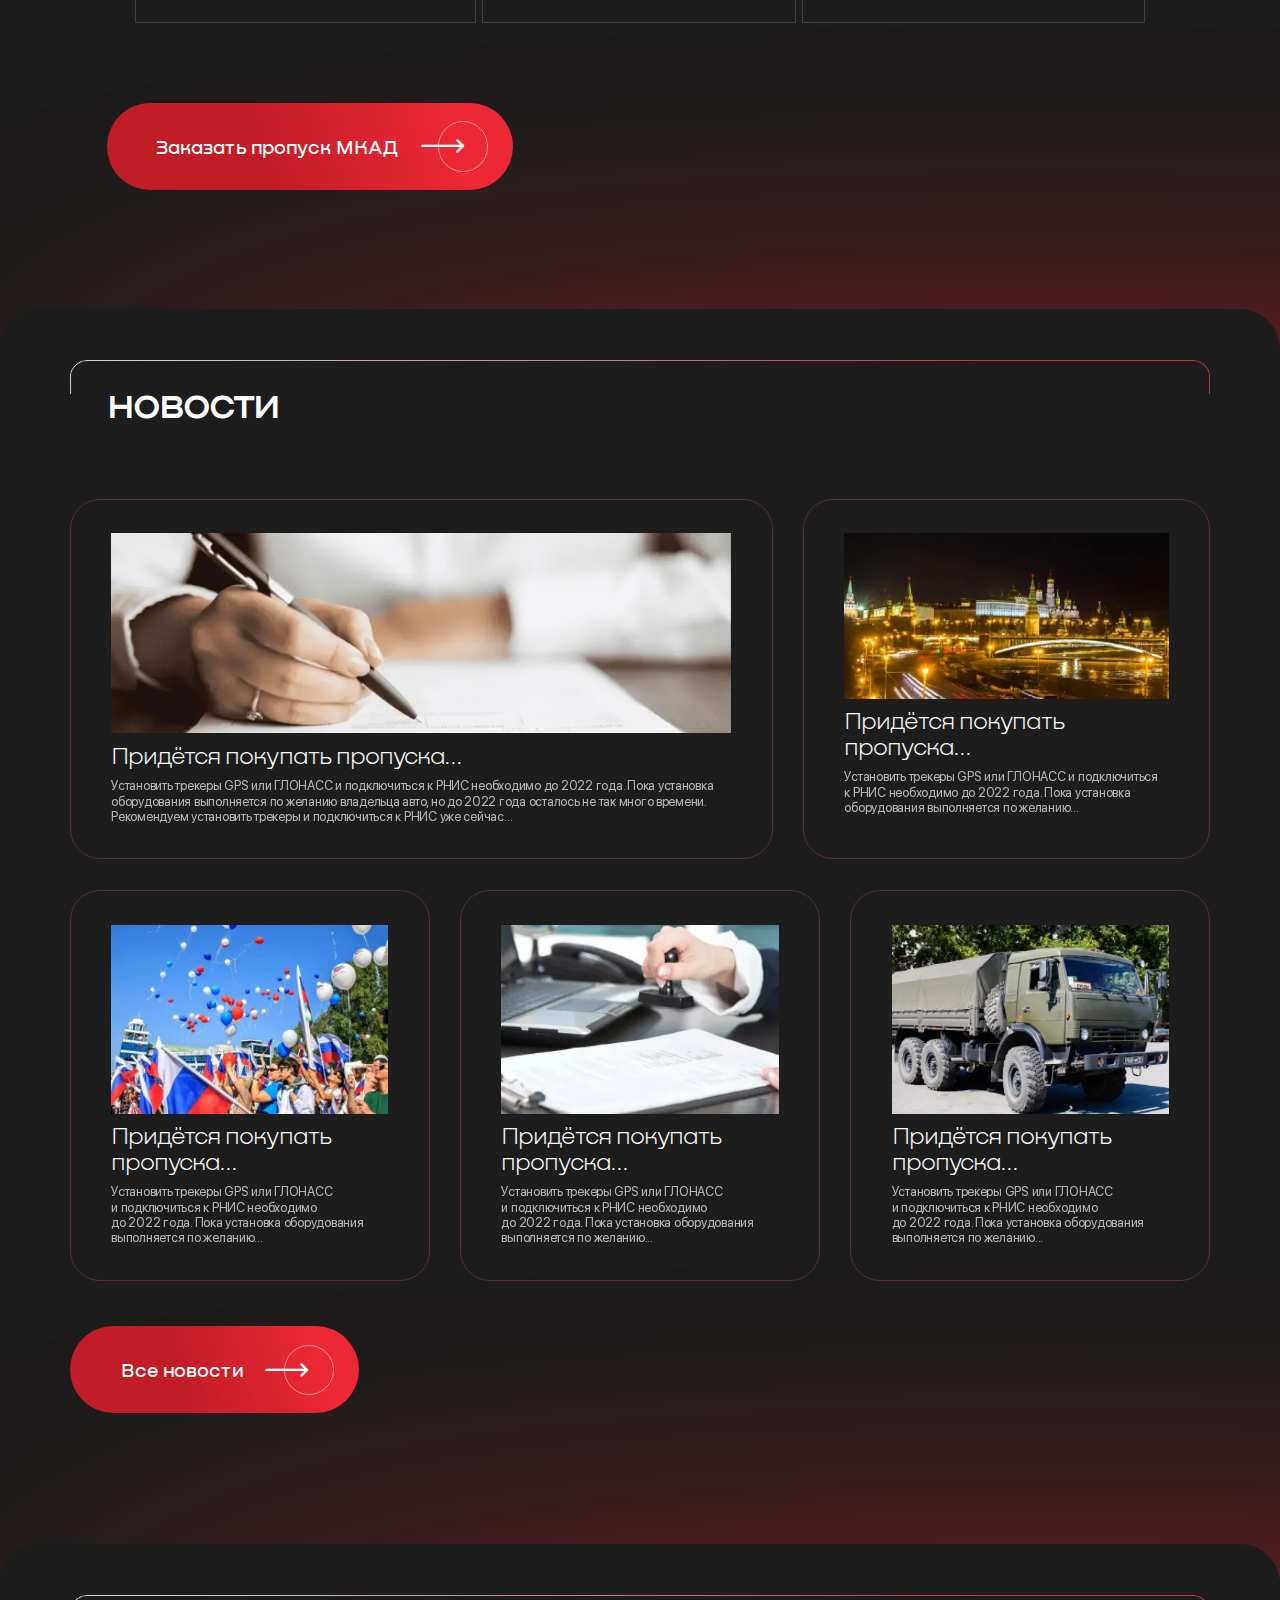
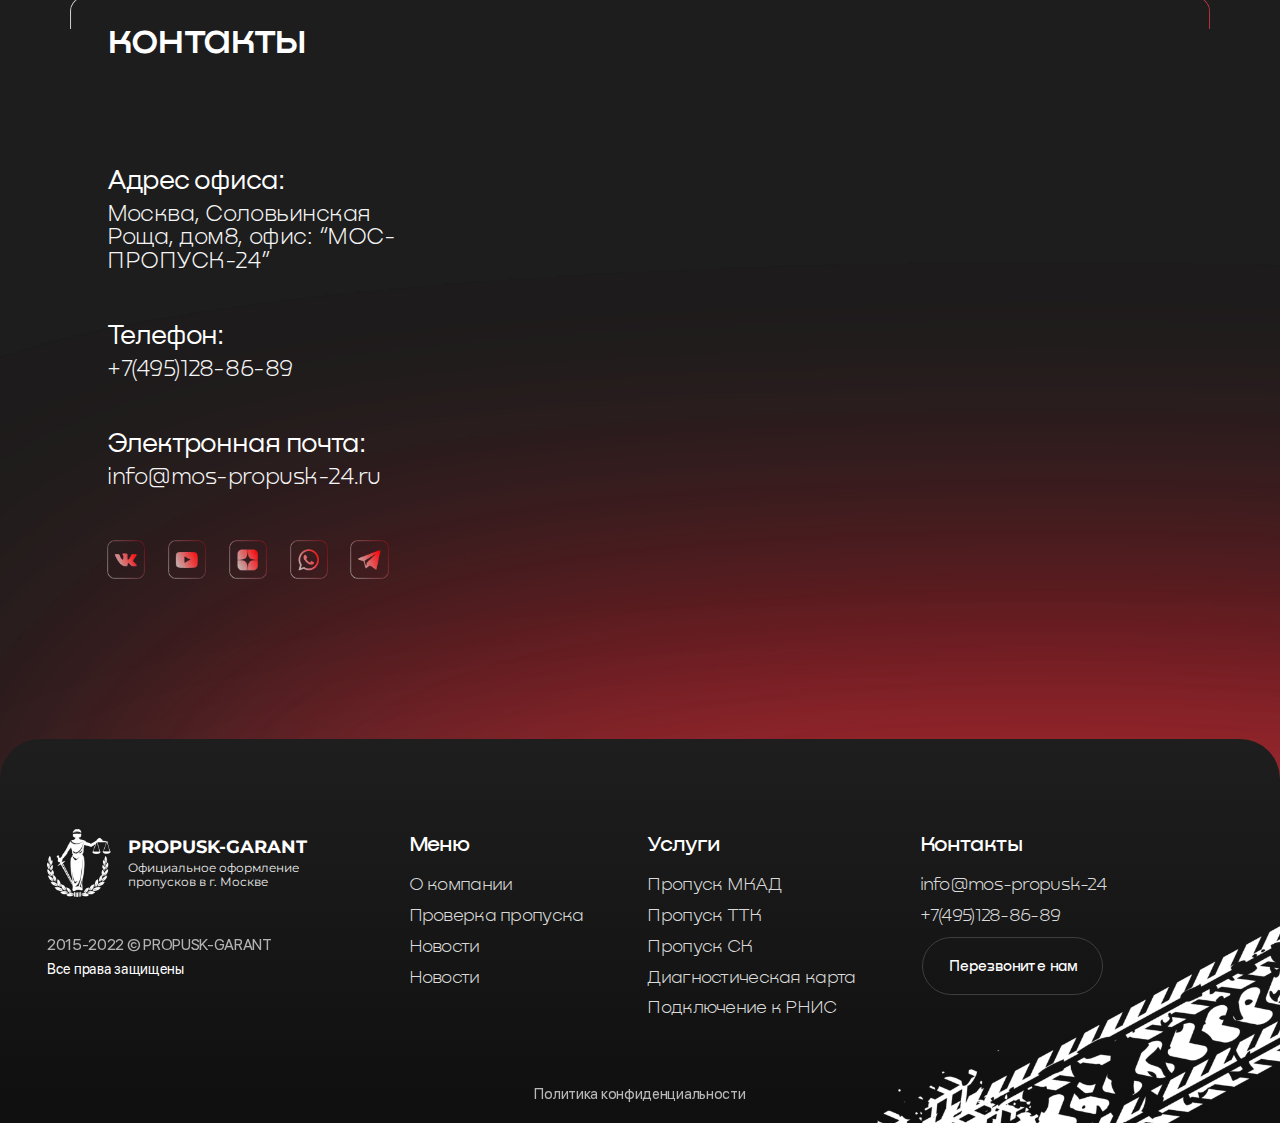
<file: mkad.html>
<!DOCTYPE html>
<html lang="ru">

<head>
	<title>Пропуск МКАД</title>
	<meta charset="UTF-8">
	<meta name="format-detection" content="telephone=no">
	<!-- <style>body{opacity: 0;}</style> -->
	<link rel="stylesheet" href="css/style.min.css?_v=20221114233137">
	<link rel="shortcut icon" href="favicon.ico">
	<!-- <meta name="robots" content="noindex, nofollow"> -->
	<meta name="viewport" content="width=device-width, initial-scale=1.0">
</head>

<body>
	<div class="wrapper">
		<main class="page">
			<section class="page__intro intro-page mkad-intro">
				<header class="header">
					<div class="header__container">
						<div class="header__body body-header">
							<a href="home.html" class="body-header__logo logo-header">
								<picture><source srcset="img/logo.webp" type="image/webp"><img class="logo-header__img" src="img/logo.png" alt=""></picture>
								<div class="logo-header__text">
									<div class="logo-header__title">PROPUSK-GARANT</div>
									<div class="logo-header__subtitle">Официальное оформление <br> пропусков в г. Москве</div>
								</div>
							</a>
							<nav data-spollers class="body-header__nav nav-header">
								<ul class="nav-header__list">
									<li class="nav-header__item"><a href="" class="nav-header__link">О компании</a></li>
									<li class="nav-header__item">
										<div class="nav-header-spoller spoller-nav">
											<button type="button" data-spoller class="spoller-nav__title">Услуги</button>
											<div class="spoller-nav__body">
												<ul class="spoller-nav__list">
													<li class="spoller-nav__item"><a href="mkad.html" class="spoller-nav__link">Пропуск МКАД</a></li>
													<li class="spoller-nav__item"><a href="" class="spoller-nav__link">Пропуск ТТК</a></li>
													<li class="spoller-nav__item"><a href="" class="spoller-nav__link">Пропуск СК</a></li>
													<li class="spoller-nav__item"><a href="" class="spoller-nav__link">Пропуск на эвакуатор</a></li>
													<li class="spoller-nav__item"><a href="" class="spoller-nav__link">Пропуск на спецтехнику</a></li>
													<li class="spoller-nav__item"><a href="" class="spoller-nav__link">Иностранным перевозчикам</a></li>
													<li class="spoller-nav__item"><a href="" class="spoller-nav__link">Диагностическая карта</a></li>
													<li class="spoller-nav__item"><a href="" class="spoller-nav__link">Подключение к РНИС</a></li>
													<li class="spoller-nav__item"><a href="" class="spoller-nav__link">Страхование ТС</a></li>
													<li class="spoller-nav__item"><a href="" class="spoller-nav__link">Переоборудование ТС</a></li>
												</ul>
											</div>
										</div>
									</li>
									<li class="nav-header__item"><a href="" class="nav-header__link">Проверка пропуска</a></li>
									<li class="nav-header__item"><a href="" class="nav-header__link">Новости</a></li>
									<li class="nav-header__item"><a href="contacts.html" class="nav-header__link">Контакты</a></li>
								</ul>
							</nav>
							<div class="body-header__phone phone-header">
								<div class="phone-header__inner">
									<div class="phone-header__text">круглосуточный телефон</div>
									<a href="tel:84951288689" class="phone-header__tel">8(495)128-86-89</a>
								</div>
								<a href="" class="phone-header__login login-phone-header">
									<div class="login-phone-header__text _icon-arrow-right">Войти</div>
								</a>
							</div>
						</div>
						<nav class="menu__body body-menu">
							<ul class="body-menu__list">
								<li class="body-menu__item"><a href="" class="body-menu__link">О компании</a></li>
								<li data-spollers class="body-menu__spollers spollers-menu">
									<div class="spollers-menu__item">
										<button type="button" data-spoller class="spollers-menu__title">Услуги</button>
										<div class="spollers-menu__body body-menu-spollers">
											<ul class="body-menu-spollers__list">
												<li class="body-menu-spollers__item"><a href="" class="body-menu-spollers__link">Пропуск МКАД</a></li>
												<li class="body-menu-spollers__item"><a href="" class="body-menu-spollers__link">Пропуск ТТК</a></li>
												<li class="body-menu-spollers__item"><a href="" class="body-menu-spollers__link">Пропуск СК</a></li>
												<li class="body-menu-spollers__item"><a href="" class="body-menu-spollers__link">Пропуск на эвакуатор</a></li>
												<li class="body-menu-spollers__item"><a href="" class="body-menu-spollers__link">Пропуск на спецтехнику</a></li>
												<li class="body-menu-spollers__item"><a href="" class="body-menu-spollers__link">Иностранным перевозчикам</a></li>
												<li class="body-menu-spollers__item"><a href="" class="body-menu-spollers__link">Подключение к РНИС</a></li>
												<li class="body-menu-spollers__item"><a href="" class="body-menu-spollers__link">Страхование ТС</a></li>
												<li class="body-menu-spollers__item"><a href="" class="body-menu-spollers__link">Переоборудование ТС</a></li>
											</ul>
										</div>
									</div>
								</li>
								<li class="body-menu__item"><a href="" class="body-menu__link">Проверка пропуска</a></li>
								<li class="body-menu__item"><a href="" class="body-menu__link">Новости</a></li>
								<li class="body-menu__item"><a href="contacts.html" class="body-menu__link">Контакты</a></li>
								<li class="body-menu__item">
									<a href="" class="phone-header__login login-phone-header">
										<div class="login-phone-header__text _icon-arrow-right">Войти</div>
									</a>
								</li>
								<li class="body-menu__item"><a href="mailto:info@mos-propusk-24.ru" class="body-menu__link">info@mos-propusk-24.ru</a></li>
								<li class="body-menu__item">
									<div class="info-contacts__socials socials-info socials-menu">
										<a href="" class="socials-info__item">
											<img src="img/contacts/vk.svg" alt="">
										</a>
										<a href="" class="socials-info__item">
											<img src="img/contacts/youtube.svg" alt="">
										</a>
										<a href="" class="socials-info__item">
											<img src="img/contacts/yandex.svg" alt="">
										</a>
									</div>
								</li>
							</ul>
						</nav>
						<div data-da=".phone-header, 836" class="header__menu menu">
							<button type="button" class="menu__icon icon-menu"><span></span></button>

						</div>
					</div>
				</header>

				<div class="intro-page__container mkad-intro-container">
					<div class="ellips e1"></div>
					<div class="ellips e2"></div>
					<div class="ellips e3"></div>
					<div class="intro-page__body body-intro">
						<div class="body-intro__content content-body-intro">
							<div class="content-body-intro__inner">
								<h2 class="content-body-intro__title">Пропуск МКАД</h2>
								<h4 class="content-body-intro__subtitle">Пропуск дает грузовым транспортным средствам право движения в пределах МКАД и по МКАД <span>круглосуточно</span></h4>
								<div class="content-body-intro__prices prices-intro">
									<div class="prices-intro__img"><picture><source srcset="img/mkad/intro/01.webp" type="image/webp"><img src="img/mkad/intro/01.png" alt=""></picture></div>
									<ul class="prices-intro__list">
										<li class="prices-intro__item">Временный пропуск 5 дней: <span>5 000₽</span></li>
										<li class="prices-intro__item">Пропуск 1 год(день или ночь): <span>11 900₽</span></li>
										<li class="prices-intro__item">Пропуск 1 год(день + ночь): <span>19 900₽</span></li>
									</ul>
								</div>
								<div class="content-body-intro__sms sms-intro">
									<div class="sms-intro__text">При оформлении годового пропуска вы получаете в подарок 2 временных пропуска по 10 дней! Бесплатное СМС оповещение о сроках действия и 100% защита от анулирования!</div>
								</div>
							</div>
							<div class="content-body-intro__img">
								<img src="img/mkad/intro/main.svg" alt="">
							</div>
						</div>
						<div class="body-intro__timer timer-intro">
							<h2 class="timer-intro__title">БЕСПЛАТНО</h2>
							<h3 class="timer-intro__subtitle">2 временных пропуска по 10 дней</h3>
							<div class="timer-intro__alert alert-timer-intro">
								<p class="alert-timer-intro__text">До конца акции:</p>
								<div class="alert-timer-intro__counter alert-counter">
									<div class="alert-counter__item">
										<span>19</span>
										<p>дней</p>
									</div>
									<div class="alert-counter__separator">
										:
									</div>
									<div class="alert-counter__item">
										<span>10</span>
										<p>часов</p>
									</div>
									<div class="alert-counter__separator">
										:
									</div>
									<div class="alert-counter__item">
										<span>01</span>
										<p>минут</p>
									</div>
									<div class="alert-counter__separator">
										:
									</div>
									<div class="alert-counter__item">
										<span>35</span>
										<p>секунд</p>
									</div>
								</div>
							</div>
							<form class="timer-intro__form form-timer" action="">
								<div class="form-timer__input-box">
									<input autocomplete="off" type="text" name="form[]" data-error="Ошибка" placeholder="Ваше имя" class="form-timer__input">
									<img src="img/mkad/intro/border.svg" alt="">
								</div>
								<div class="form-timer__input-box">
									<input autocomplete="off" type="tel" name="form[]" data-error="Ошибка" placeholder="Номер телефона" class="form-timer__input">
									<img src="img/mkad/intro/border2.svg" alt="">
								</div>
								<button class="form-timer__button -button _icon-arrow-right">Получить</button>
							</form>
						</div>
					</div>
				</div>
			</section>
			<section class="page__service service-page block">
				<div class="service-page__container">
					<div class="ellips e1 serv"></div>
					<div class="ellips e2 serv"></div>
					<div class="ellips e3 serv"></div>
					<div class="service-page__title block-title">
						об услуге
						<picture><source srcset="img/title-border.webp" type="image/webp"><img src="img/title-border.png" alt=""></picture>
					</div>
					<div class="service-page__body body-service">
						<div class="service-page__slide slide-service">
							<div class="slide-service__body">
								<div class="slide-service__img">
									<img src="img/services/01.svg" alt="">
								</div>
								<div class="slide-service__name">Пропуск МКАД</div>
								<p class="slide-service__text">Въезд и передвижение грузовых
									транспортных средств с разрешенной
									максимальной массой более 3.5
									от МКАД до ТТК без права
									заезда на ТТК. Для автомобилей
									не ниже Евро-2.</p>
								<div class="slide-service__price price-service">
									<label for="price-service__amount" class="price-service__time">на 10 дней:</label>
									<div class="price-service__amount">5 000 рублей</div>
								</div>
								<div class="slide-service__price price-service">
									<label for="price-service__amount" class="price-service__time">1 год (день ИЛИ ночь):</label>
									<div class="price-service__amount">11 999 рублей</div>
								</div>
								<div class="slide-service__price price-service">
									<label for="price-service__amount" class="price-service__time">1 год (день И ночь):</label>
									<div class="price-service__amount">11 999 рублей
										<small class="price-service__discount">11 999 рублей</small>

									</div>
								</div>
								<button type="button" class="slide-service__button">Заказать пропуск</button>
							</div>
						</div>
						<div class="body-service__pics pics-service">

							<div class="pics-service__item">
								<div class="pics-service__img">
									<picture><source srcset="img/mkad/service/01.webp" type="image/webp"><img src="img/mkad/service/01.png" alt=""></picture>
								</div>
								<div class="pics-service__text">Грузовым<br> автомобилям</div>
							</div>
							<div class="pics-service__item">
								<div class="pics-service__img">
									<picture><source srcset="img/mkad/service/02.webp" type="image/webp"><img src="img/mkad/service/02.png" alt=""></picture>
								</div>
								<div class="pics-service__text">Грузовые ТС <br> массой от 12 тонн</div>
							</div>
							<div class="pics-service__item">
								<div class="pics-service__img">
									<picture><source srcset="img/mkad/service/03.webp" type="image/webp"><img src="img/mkad/service/03.png" alt=""></picture>
								</div>
								<div class="pics-service__text">Масса более <br> 3,5 тонн</div>
							</div>
						</div>
						<div class="body-service__text text-service">
							<div class="text-service__item">
								Любому грузовому транспорту, тягачам, фургонам, кранам, бетоносместелям, эвакуаторам необходим пропуск.
							</div>
							<div class="text-service__item">
								Пропуска для въезда на МКАД и в его пределы необходимы грузовым автомобилям массой более 3,5. тонн.
							</div>
							<div class="text-service__item">
								Пропуски делятся на дневные (07:00–23:00) и ночные (23:00–07:00).
							</div>
							<div class="text-service__item">
								Получить пропуск можно только подключив транспортное средство к Региональной навигационной информационной системе (РНИС) и установив телематическое устройство.
							</div>
							<div class="text-service__item">
								Иностранным транспортным компаниям также нужно оформлять пропуск для проезда по МКАД.
							</div>
						</div>
					</div>
				</div>
			</section>
			<section class="page__docs docs-page block">
				<div class="docs-page__container">
					<div class="ellips e1 serv"></div>
					<div class="ellips e2 serv"></div>
					<div class="ellips e3 serv"></div>
					<div class="docs-page__title block-title">
						документы
						<picture><source srcset="img/title-border.webp" type="image/webp"><img src="img/title-border.png" alt=""></picture>
					</div>
					<div class="docs-page__body body-docs">
						<div class="body-docs__img"><img src="img/mkad/docs/side-pic.svg" alt=""></div>
						<div data-tabs class="body-docs__tabs tabs-body-docs">
							<nav data-tabs-titles class="tabs-body-docs__navigation">
								<button type="button" class="tabs-body-docs__title _tab-active">
									<div class="tabs-docs__title--text">для физических лиц</div>
									<picture><source srcset="img/mkad/docs/tabs-bg-red.webp" type="image/webp"><img class="tabs-docs__title--img img-red" src="img/mkad/docs/tabs-bg-red.png" alt=""></picture>
									<picture><source srcset="img/mkad/docs/tabs-bg-black.webp" type="image/webp"><img class="tabs-docs__title--img img-black" src="img/mkad/docs/tabs-bg-black.png" alt=""></picture>
								</button>
								<button type="button" class="tabs-body-docs__title">
									<div class="tabs-docs__title--text">для юридических лиц</div>
									<picture><source srcset="img/mkad/docs/tabs-bg-red.webp" type="image/webp"><img class="tabs-docs__title--img img-red" src="img/mkad/docs/tabs-bg-red.png" alt=""></picture>
									<picture><source srcset="img/mkad/docs/tabs-bg-black.webp" type="image/webp"><img class="tabs-docs__title--img img-black" src="img/mkad/docs/tabs-bg-black.png" alt=""></picture>
								</button>
							</nav>
							<div data-tabs-body class="tabs-body-docs__content">
								<div class="tabs-body-docs__body">
									<div class="tabs-body-docs__inner">
										<div class="tabs-body-docs__item item-docs">
											<div class="item-docs__img">
												<picture><source srcset="img/mkad/docs/bg.webp" type="image/webp"><img class="item-docs__img-bg" src="img/mkad/docs/bg.png" alt=""></picture>
												<picture><source srcset="img/mkad/docs/ts.webp" type="image/webp"><img class="item-docs__img-doc" src="img/mkad/docs/ts.png" alt=""></picture>
											</div>
											<div class="item-docs__text">Свидетельство о <br> регистрации ТС</div>
										</div>
										<div class="tabs-body-docs__item item-docs">
											<div class="item-docs__img">
												<picture><source srcset="img/mkad/docs/bg.webp" type="image/webp"><img class="item-docs__img-bg" src="img/mkad/docs/bg.png" alt=""></picture>
												<picture><source srcset="img/mkad/docs/pasport.webp" type="image/webp"><img class="item-docs__img-doc" src="img/mkad/docs/pasport.png" alt=""></picture>

											</div>
											<div class="item-docs__text">Паспорт ТС</div>
										</div>
										<div class="tabs-body-docs__item item-docs">
											<div class="item-docs__img">
												<picture><source srcset="img/mkad/docs/bg.webp" type="image/webp"><img class="item-docs__img-bg" src="img/mkad/docs/bg.png" alt=""></picture>
												<picture><source srcset="img/mkad/docs/lizing.webp" type="image/webp"><img class="item-docs__img-doc" src="img/mkad/docs/lizing.png" alt=""></picture>

											</div>
											<div class="item-docs__text">Договор лизинга <br> (ТС в лизинге)</div>
										</div>
										<div class="tabs-body-docs__item item-docs">
											<div class="item-docs__img">
												<picture><source srcset="img/mkad/docs/bg.webp" type="image/webp"><img class="item-docs__img-bg" src="img/mkad/docs/bg.png" alt=""></picture>
												<picture><source srcset="img/mkad/docs/prava.webp" type="image/webp"><img class="item-docs__img-doc" src="img/mkad/docs/prava.png" alt=""></picture>

											</div>
											<div class="item-docs__text">Водительское <br> удостоверение</div>
										</div>

										<div class="tabs-body-docs__item item-docs">
											<div class="item-docs__img">
												<picture><source srcset="img/mkad/docs/bg.webp" type="image/webp"><img class="item-docs__img-bg" src="img/mkad/docs/bg.png" alt=""></picture>
												<picture><source srcset="img/mkad/docs/dk.webp" type="image/webp"><img class="item-docs__img-doc" src="img/mkad/docs/dk.png" alt=""></picture>
											</div>
											<div class="item-docs__text">Диагностическая <br> карта</div>
										</div>
									</div>
								</div>
								<div class="tabs-body-docs__body">
									<div class="tabs-body-docs__inner">
										<div class="tabs-body-docs__item item-docs">
											<div class="item-docs__img">
												<picture><source srcset="img/mkad/docs/bg.webp" type="image/webp"><img class="item-docs__img-bg" src="img/mkad/docs/bg.png" alt=""></picture>
												<picture><source srcset="img/mkad/docs/ts.webp" type="image/webp"><img class="item-docs__img-doc" src="img/mkad/docs/ts.png" alt=""></picture>
											</div>
											<div class="item-docs__text">Свидетельство о <br> регистрации ТС</div>
										</div>
										<div class="tabs-body-docs__item item-docs">
											<div class="item-docs__img">
												<picture><source srcset="img/mkad/docs/bg.webp" type="image/webp"><img class="item-docs__img-bg" src="img/mkad/docs/bg.png" alt=""></picture>
												<picture><source srcset="img/mkad/docs/pasport.webp" type="image/webp"><img class="item-docs__img-doc" src="img/mkad/docs/pasport.png" alt=""></picture>

											</div>
											<div class="item-docs__text">Паспорт ТС</div>
										</div>
										<div class="tabs-body-docs__item item-docs">
											<div class="item-docs__img">
												<picture><source srcset="img/mkad/docs/bg.webp" type="image/webp"><img class="item-docs__img-bg" src="img/mkad/docs/bg.png" alt=""></picture>
												<picture><source srcset="img/mkad/docs/lizing.webp" type="image/webp"><img class="item-docs__img-doc" src="img/mkad/docs/lizing.png" alt=""></picture>

											</div>
											<div class="item-docs__text">Договор лизинга <br> (ТС в лизинге)</div>
										</div>
										<div class="tabs-body-docs__item item-docs">
											<div class="item-docs__img">
												<picture><source srcset="img/mkad/docs/bg.webp" type="image/webp"><img class="item-docs__img-bg" src="img/mkad/docs/bg.png" alt=""></picture>
												<picture><source srcset="img/mkad/docs/prava.webp" type="image/webp"><img class="item-docs__img-doc" src="img/mkad/docs/prava.png" alt=""></picture>

											</div>
											<div class="item-docs__text">Водительское <br> удостоверение</div>
										</div>
										<div class="tabs-body-docs__item item-docs">
											<div class="item-docs__img">
												<picture><source srcset="img/mkad/docs/bg.webp" type="image/webp"><img class="item-docs__img-bg" src="img/mkad/docs/bg.png" alt=""></picture>
												<picture><source srcset="img/mkad/docs/card.webp" type="image/webp"><img class="item-docs__img-doc" src="img/mkad/docs/card.png" alt=""></picture>

											</div>
											<div class="item-docs__text">Карточка <br> предприятия</div>
										</div>
										<div class="tabs-body-docs__item item-docs">
											<div class="item-docs__img">
												<picture><source srcset="img/mkad/docs/bg.webp" type="image/webp"><img class="item-docs__img-bg" src="img/mkad/docs/bg.png" alt=""></picture>
												<picture><source srcset="img/mkad/docs/dk.webp" type="image/webp"><img class="item-docs__img-doc" src="img/mkad/docs/dk.png" alt=""></picture>
											</div>
											<div class="item-docs__text">Диагностическая <br> карта</div>
										</div>
									</div>
								</div>

							</div>
						</div>
					</div>
				</div>
			</section>
			<section class="page__stages stages-page block">
				<picture><source srcset="img/mkad/stages/fire1.webp" type="image/webp"><img class="stages-fire1 sf" src="img/mkad/stages/fire1.png" alt=""></picture>
				<picture><source srcset="img/mkad/stages/fire2.webp" type="image/webp"><img class="stages-fire2 sf" src="img/mkad/stages/fire2.png" alt=""></picture>
				<picture><source srcset="img/mkad/stages/fire1.webp" type="image/webp"><img class="stages-fire sf _mobilef1" src="img/mkad/stages/fire1.png" alt=""></picture>
				<picture><source srcset="img/mkad/stages/fire2.webp" type="image/webp"><img class="stages-fire sf _mobilef2" src="img/mkad/stages/fire2.png" alt=""></picture>
				<picture><source srcset="img/mkad/stages/fire2.webp" type="image/webp"><img class="stages-fire sf _mobilef3" src="img/mkad/stages/fire2.png" alt=""></picture>
				<div class="stages-page__container">
					<div class="ellips e1 serv"></div>
					<div class="ellips e2 serv"></div>
					<div class="ellips e3 serv"></div>
					<picture><source srcset="img/mkad/stages/arrows.webp" type="image/webp"><img class="s-arrows" src="img/mkad/stages/arrows.png" alt=""></picture>
					<picture><source srcset="img/mkad/stages/arrow1.webp" type="image/webp"><img class="s-arrow sa1" src="img/mkad/stages/arrow1.png" alt=""></picture>
					<picture><source srcset="img/mkad/stages/arrow1.webp" type="image/webp"><img class="s-arrow sa2" src="img/mkad/stages/arrow1.png" alt=""></picture>
					<picture><source srcset="img/mkad/stages/arrow1.webp" type="image/webp"><img class="s-arrow sa3" src="img/mkad/stages/arrow1.png" alt=""></picture>
					<picture><source srcset="img/mkad/stages/arrow1.webp" type="image/webp"><img class="s-arrow sa4" src="img/mkad/stages/arrow1.png" alt=""></picture>
					<div class="stages-page__title block-title">
						<div class="title-text-stages">этапы оформления пропуска</div>
						<picture><source srcset="img/title-border.webp" type="image/webp"><img src="img/title-border.png" alt=""></picture>
					</div>
					<div class="stages-page__body body-stages">

						<div class="body-stages__item item-stages">
							<div class="item-stages__img isi1"><img src="img/mkad/stages/01.svg" alt=""></div>
							<div class="item-stages__name">Оставляете заявку</div>
							<div class="item-stages__text">Оставьте заявку на нашем сайте <br> и перезвонит наш сотрудник и ответит <br> на все интересующие вас вопросы</div>
						</div>
						<div class="body-stages__item item-stages">
							<div class="item-stages__img isi2"><img src="img/mkad/stages/02.svg" alt=""></div>
							<div class="item-stages__name">Присылаете<br> документы на почту</div>
							<div class="item-stages__text">Можете не беспокоится о ваших <br> документах, всё будет <br> конфиденциально</div>
						</div>
						<div class="body-stages__item item-stages">
							<div class="item-stages__img isi3"><img src="img/mkad/stages/03.svg" alt=""></div>
							<div class="item-stages__name">Временнный <br> пропуск на 10 дней</div>
							<div class="item-stages__text">Бесплатно 2 временных пропуска на 10 <br> дней, пока ваш постоянный пропуск <br> будет оформляться</div>
						</div>
						<div class="body-stages__item item-stages">
							<div class="item-stages__img isi4"><img src="img/mkad/stages/05.svg" alt=""></div>
							<div class="item-stages__name">Оплатите пропуск</div>
							<div class="item-stages__text">Оплачиваете пропуск за <br> наличиный, безналичиный <br> расчет с НДС 20% или без</div>
						</div>
						<div class="body-stages__item item-stages">
							<div class="item-stages__img isi5"><img src="img/mkad/stages/04.svg" alt=""></div>
							<div class="item-stages__name">Постоянный пропуск</div>
							<div class="item-stages__text">Получаете постоянный пропуск <br> на 1 год</div>
						</div>
					</div>
				</div>
			</section>
			<section class="page__adv adv-page block mkad-adv">
				<div class="ellips e1"></div>
				<div class="ellips e2"></div>
				<div class="ellips e3"></div>
				<div class="adv-page__container">
					<div class="adv-page__title block-title">
						преимущества
						<picture><source srcset="img/title-border.webp" type="image/webp"><img src="img/title-border.png" alt=""></picture>

					</div>
					<div class="adv-page__body body-adv">
						<div class="body-adv__item item-adv _trg">
							<div class="item-adv__title">Оформление <br> за 2 часа
								<div class="border"></div>
							</div>
							<div class="item-adv__subtitle">Всего через 2 часа вы отправляетесь в путь и зарабатываете деньги</div>
						</div>
						<div class="body-adv__img">
							<picture><source srcset="img/track-bg.webp" type="image/webp"><img class="" src="img/track-bg.png" alt=""></picture>
						</div>
						<picture><source srcset="img/tablet.webp" type="image/webp"><img class="body-adv__img-tablet" src="img/tablet.png" alt=""></picture>

						<div class="body-adv__bunch bunch-adv">
							<div class="bunch-adv__item item-bunch _trg">
								<div class="border"></div>
								<div class="item-bunch__title">10 дней <br> бесплатно</div>
								<div class="item-bunch__subtitle">Бесплатный временный пропуск, на время оформления основного</div>
							</div>
							<div class="bunch-adv__item item-bunch _bgr">
								<div class="border"></div>
								<div class="item-bunch__title">100% гарантия</div>
								<div class="item-bunch__subtitle">Мы гарантируем, что ваш пропуск не будет анулирован в течении его срока действия</div>
							</div>
							<div class="bunch-adv__item item-bunch _tlg">
								<div class="border"></div>
								<div class="item-bunch__title">Без предоплаты</div>
								<div class="item-bunch__subtitle">Мы не берём предоплату с клиентов, пока они не получат основной годовой пропуск</div>
							</div>
						</div>
					</div>
				</div>
			</section>
			<section class="page__request request-page block mkad-request">
				<div class="request-page__container">
					<div class="request-page__title block-title">форма обратной связи
						<picture><source srcset="img/title-border.webp" type="image/webp"><img src="img/title-border.png" alt=""></picture>

					</div>
					<div class="request-page__body body-request">
						<div class="body-request__img">
							<picture><source srcset="img/request/01.webp" type="image/webp"><img src="img/request/01.png" alt=""></picture>
						</div>
						<div class="body-request__text">Оставьте заявку и получите бесплатную консультацию от специалистов</div>
						<form class="body-request__form form-request" action="">
							<div class="form-request__inputs">
								<div class="form-request__input-box">
									<input autocomplete="off" type="text" name="form[]" data-error="Ошибка" placeholder="Ваше имя" class="form-request__input">
									<picture><source srcset="img/inp-bor1.webp" type="image/webp"><img src="img/inp-bor1.png" alt="" class="form-request__input-border"></picture>

								</div>
								<div class="form-request__input-box">
									<input autocomplete="off" type="tel" name="form[]" data-error="Ошибка" placeholder="Номер телефона" class="form-request__input">
									<picture><source srcset="img/inp-bor2.webp" type="image/webp"><img src="img/inp-bor2.png" alt="" class="form-request__input-border"></picture>

								</div>
							</div>
							<button type="submit" class="form-request__button -button _icon-arrow-right ">Отправить заявку</button>
						</form>

					</div>
				</div>
			</section>
			<section class="page__check check-page block mkad-check">
				<div class="check-page__container">
					<div class="ellips e1 serv"></div>
					<div class="ellips e2 serv"></div>
					<div class="ellips e3 serv"></div>
					<div class="check-page__title block-title">проверка пропуска
						<picture><source srcset="img/title-border.webp" type="image/webp"><img src="img/title-border.png" alt=""></picture>

					</div>
					<div class="check-page__body body-check">
						<div class="body-check__text">Введите государственный регистрационный знак ТС (без пробелов)</div>
						<form class="body-check__form form-check" action="">
							<div class="form-check__inputs">
								<div class="form-check__input-box">
									<input autocomplete="off" type="text" name="form[]" data-error="Ошибка" placeholder="гос номер автомобиля" class="form-check__input">
									<picture><source srcset="img/inp-bor1.webp" type="image/webp"><img src="img/inp-bor1.png" alt="" class="form-request__input-border"></picture>

								</div>

							</div>
							<button type="submit" class="form-check__button -button _icon-arrow-right ">Проверить</button>
						</form>

					</div>
				</div>
			</section>
			<section class="page__zone zone-page block">
				<div class="zone-page__container">
					<div class="ellips e1 serv"></div>
					<div class="ellips e2 serv"></div>
					<div class="ellips e3 serv"></div>
					<div class="zone-page__title block-title">зона действия пропуска
						<picture><source srcset="img/title-border.webp" type="image/webp"><img src="img/title-border.png" alt=""></picture>
					</div>
					<div class="zone-page__text">
						Дает право грузовому автотранспорту (с разрешённой массой более 3,5 тонн) передвигаться <br> по МКАД и территории Москвы до ТТК без права заезда на ТТК.
					</div>
					<div class="zone-page__body body-zone">
						<div class="body-zone__item item-body-zone">
							<picture><source srcset="img/mkad/zone/item-border.webp" type="image/webp"><img class="item-body-zone__rect" src="img/mkad/zone/item-border.png" alt=""></picture>
							<div class="item-body-zone__picture">
								<div class="item-body-zone__map"><picture><source srcset="img/mkad/zone/map.webp" type="image/webp"><img src="img/mkad/zone/map.png" alt=""></picture></div>
								<div class="item-body-zone__zone"><picture><source srcset="img/mkad/zone/mkad-zone.webp" type="image/webp"><img src="img/mkad/zone/mkad-zone.png" alt=""></picture></div>
								<div class="item-body-zone__border"><picture><source srcset="img/mkad/zone/mkad-border.webp" type="image/webp"><img src="img/mkad/zone/mkad-border.png" alt=""></picture></div>
							</div>
							<div class="item-body-zone__name">МКАД</div>
						</div>
						<div class="body-zone__item item-body-zone">
							<picture><source srcset="img/mkad/zone/item-border.webp" type="image/webp"><img class="item-body-zone__rect" src="img/mkad/zone/item-border.png" alt=""></picture>
							<div class="item-body-zone__picture">
								<div class="item-body-zone__map"><picture><source srcset="img/mkad/zone/map.webp" type="image/webp"><img src="img/mkad/zone/map.png" alt=""></picture></div>
								<div class="item-body-zone__zone"><picture><source srcset="img/mkad/zone/ttk-zone.webp" type="image/webp"><img src="img/mkad/zone/ttk-zone.png" alt=""></picture></div>
								<div class="item-body-zone__border"><picture><source srcset="img/mkad/zone/ttk-border.webp" type="image/webp"><img src="img/mkad/zone/ttk-border.png" alt=""></picture></div>
							</div>
							<div class="item-body-zone__name">ТТК</div>
						</div>
						<div class="body-zone__item item-body-zone">
							<picture><source srcset="img/mkad/zone/item-border.webp" type="image/webp"><img class="item-body-zone__rect" src="img/mkad/zone/item-border.png" alt=""></picture>
							<div class="item-body-zone__picture">
								<div class="item-body-zone__map"><picture><source srcset="img/mkad/zone/map.webp" type="image/webp"><img src="img/mkad/zone/map.png" alt=""></picture></div>
								<div class="item-body-zone__zone"><picture><source srcset="img/mkad/zone/ck-zone.webp" type="image/webp"><img src="img/mkad/zone/ck-zone.png" alt=""></picture></div>
								<div class="item-body-zone__border"><picture><source srcset="img/mkad/zone/ck-border.webp" type="image/webp"><img src="img/mkad/zone/ck-border.png" alt=""></picture></div>
							</div>
							<div class="item-body-zone__name">СК</div>
						</div>
					</div>
					<button type="button" class="zone-page__button -button _icon-arrow-right">Заказать пропуск МКАД</button>
				</div>
			</section>
			<section class="page__reviews reviews-page block mkad-reviews">
				<div class="reviews-page__container">
					<div class="ellips e1 serv"></div>
					<div class="ellips e2 serv"></div>
					<div class="ellips e3 serv"></div>
					<div class="reviews-page__title block-title">
						отзывы
						<picture><source srcset="img/title-border.webp" type="image/webp"><img src="img/title-border.png" alt=""></picture>
					</div>
					<div class="reviews-page-swiper-buttons">
						<button type="button" class="reviews-page-swiper-button-prev _icon-arrow-left"></button>
						<button type="button" class="reviews-page-swiper-button-next _icon-arrow-right"></button>
					</div>
					<div class="reviews-page__body">
						<div class="reviews-page__img">
							<img src="img/reviews/01.svg" alt="">
						</div>
						<!-- <div class="reviews-page__swiper-buttons-mobile">
							<button type="button" class="reviews-page__swiper-button-prev _icon-arrow-left"></button>
							<button type="button" class="reviews-page__swiper-button-next _icon-arrow-right"></button>
						</div> -->
						<div class="reviews-page__slider">
							<div class="reviews-page__swiper">
								<div class="reviews-page__slide slide-reviews">
									<div class="slide-reviews__item item-slide-reviews">
										<div class="item-slide-reviews__user">
											<div class="item-slide-reviews__info">
												<div class="item-slide-reviews__icon">
													<img src="img/reviews/user-icon.svg" alt="">
												</div>
												<div class="item-slide-reviews__inner">
													<div class="item-slide-reviews__name">Андрей П.</div>
													<div class="item-slide-reviews__stars"><span><img src="img/reviews/star.svg" alt=""></span><span><img src="img/reviews/star.svg" alt=""></span><span><img src="img/reviews/star.svg" alt=""></span><span><img src="img/reviews/star.svg" alt=""></span><span><img src="img/reviews/star.svg" alt=""></span></div>
												</div>
											</div>
											<div class="item-slide-reviews__text">
												Заказывали услугу по оформлению пропусков для грузового транспорта в Москву. Сделали все отлично. Всем рекомендую!
											</div>
										</div>
									</div>

									<div class="slide-reviews__item item-slide-reviews">
										<div class="item-slide-reviews__user">
											<div class="item-slide-reviews__info">
												<div class="item-slide-reviews__icon">
													<img src="img/reviews/user-icon.svg" alt="">
												</div>
												<div class="item-slide-reviews__inner">
													<div class="item-slide-reviews__name">Андрей П.</div>
													<div class="item-slide-reviews__stars"><span><img src="img/reviews/star.svg" alt=""></span><span><img src="img/reviews/star.svg" alt=""></span><span><img src="img/reviews/star.svg" alt=""></span><span><img src="img/reviews/star.svg" alt=""></span><span><img src="img/reviews/star.svg" alt=""></span></div>
												</div>
											</div>
											<div class="item-slide-reviews__text">
												Заказывали услугу по оформлению пропусков для грузового транспорта в Москву. Сделали все отлично. Всем рекомендую!
											</div>
										</div>
									</div>
								</div>
								<div class="reviews-page__slide slide-reviews">
									<div class="slide-reviews__item item-slide-reviews">
										<div class="item-slide-reviews__user">
											<div class="item-slide-reviews__info">
												<div class="item-slide-reviews__icon">
													<img src="img/reviews/user-icon.svg" alt="">
												</div>
												<div class="item-slide-reviews__inner">
													<div class="item-slide-reviews__name">Андрей П.</div>
													<div class="item-slide-reviews__stars"><span><img src="img/reviews/star.svg" alt=""></span><span><img src="img/reviews/star.svg" alt=""></span><span><img src="img/reviews/star.svg" alt=""></span><span><img src="img/reviews/star.svg" alt=""></span><span><img src="img/reviews/star.svg" alt=""></span></div>
												</div>
											</div>
											<div class="item-slide-reviews__text">
												Заказывали услугу по оформлению пропусков для грузового транспорта в Москву. Сделали все отлично. Всем рекомендую!
											</div>
										</div>
									</div>

									<div class="slide-reviews__item item-slide-reviews">
										<div class="item-slide-reviews__user">
											<div class="item-slide-reviews__info">
												<div class="item-slide-reviews__icon">
													<img src="img/reviews/user-icon.svg" alt="">
												</div>
												<div class="item-slide-reviews__inner">
													<div class="item-slide-reviews__name">Андрей П.</div>
													<div class="item-slide-reviews__stars"><span><img src="img/reviews/star.svg" alt=""></span><span><img src="img/reviews/star.svg" alt=""></span><span><img src="img/reviews/star.svg" alt=""></span><span><img src="img/reviews/star.svg" alt=""></span><span><img src="img/reviews/star.svg" alt=""></span></div>
												</div>
											</div>
											<div class="item-slide-reviews__text">
												Заказывали услугу по оформлению пропусков для грузового транспорта в Москву. Сделали все отлично. Всем рекомендую!
											</div>
										</div>
									</div>
								</div>
							</div>
						</div>
					</div>
				</div>
			</section>
			<section class="page__penalty penalty-page block">
				<div class="penalty-page__container">
					<div class="ellips e1 serv"></div>
					<div class="ellips e2 serv"></div>
					<div class="ellips e3 serv"></div>
					<div class="penalty-page__title block-title">ограничения и штрафы
						<picture><source srcset="img/title-border.webp" type="image/webp"><img src="img/title-border.png" alt=""></picture>
					</div>
					<div class="penalty-page__text">
						Учитывая существующую экологическую ситуацию в столице и другие важные факторы (например, транспортную логистику), власти создали закон от 22 августа 2011 г. № 379-ПП "Об ограничении движения грузового автотранспорта", по которому свободный въезд в Москву для грузовых автомобилей запрещён. Именно поэтому, чтобы получить разрешение на въезд в центр Москвы для грузовика, следует оформить на транспорт специальный пропуск. Заказать помощь в оформлении можно в нашей компании - мы занимаемся оформлением пропусков на МКАД, ТТК, СК с 2013 года.
					</div>
					<div class="penalty-page__body body-penalty">
						<div tabindex="0" class="body-penalty__item item-body-penalty">
							<div class="item-body-penalty__corner tl"></div>
							<div class="item-body-penalty__corner tr"></div>
							<div class="item-body-penalty__corner bl"></div>
							<div class="item-body-penalty__corner br"></div>
							<div class="item-body-penalty__icon icon-penalty-item">
								<div class="icon-penalty-item__circle">
									<div class="icon-penalty-item__circle-bg">
										<div class="icon-penalty-item__dot dot1"></div>
										<div class="icon-penalty-item__dot dot2"></div>
										<div class="icon-penalty-item__dot dot3"></div>
									</div>
									<img class="icon-penalty-item__img" src="img/mkad/penalty/01.svg" alt="">
								</div>
							</div>
							<div class="item-body-penalty__body">
								<h4 class="item-body-penalty__title">Камеры на дорогах</h4>
								<div class="item-body-penalty__text">На сегодняшний день количество видеокамер на МКАД, ТТК и СК более 70 штук</div>
							</div>
						</div>
						<div tabindex="1" class="body-penalty__item item-body-penalty">
							<div class="item-body-penalty__corner tl"></div>
							<div class="item-body-penalty__corner tr"></div>
							<div class="item-body-penalty__corner bl"></div>
							<div class="item-body-penalty__corner br"></div>
							<div class="item-body-penalty__icon icon-penalty-item">
								<div class="icon-penalty-item__circle">
									<div class="icon-penalty-item__circle-bg">
										<div class="icon-penalty-item__dot dot1"></div>
										<div class="icon-penalty-item__dot dot2"></div>
										<div class="icon-penalty-item__dot dot3"></div>
									</div>
									<img class="icon-penalty-item__img" src="img/mkad/penalty/02.svg" alt="">
								</div>
							</div>
							<div class="item-body-penalty__body">
								<h4 class="item-body-penalty__title">Штрафы за <br> отсутствие пропуска</h4>
								<div class="item-body-penalty__text">Каждый факт нарушения грозит штрафом в 5000 рублей</div>
							</div>
						</div>
						<div tabindex="2" class="body-penalty__item item-body-penalty">
							<div class="item-body-penalty__corner tl"></div>
							<div class="item-body-penalty__corner tr"></div>
							<div class="item-body-penalty__corner bl"></div>
							<div class="item-body-penalty__corner br"></div>
							<div class="item-body-penalty__icon icon-penalty-item">
								<div class="icon-penalty-item__circle">
									<div class="icon-penalty-item__circle-bg">
										<div class="icon-penalty-item__dot dot1"></div>
										<div class="icon-penalty-item__dot dot2"></div>
										<div class="icon-penalty-item__dot dot3"></div>
									</div>
									<img class="icon-penalty-item__img" src="img/mkad/penalty/03.svg" alt="">
								</div>
							</div>
							<div class="item-body-penalty__body">
								<h4 class="item-body-penalty__title">Повторные штрафы</h4>
								<div class="item-body-penalty__text">Даже проехав несколько км по МКАД, вы рискуете собрать не менее 10 штрафов!</div>
							</div>
						</div>
					</div>
					<button type="button" class="penalty-page__button -button _icon-arrow-right">Заказать пропуск МКАД</button>
				</div>
			</section>
			<section class="page__news news-page block mkad-news">
				<div class="news-page__container">
					<div class="ellips e1 serv"></div>
					<div class="ellips e2 serv"></div>
					<div class="ellips e3 serv"></div>
					<div class="news-page__title block-title">новости
						<picture><source srcset="img/title-border.webp" type="image/webp"><img src="img/title-border.png" alt=""></picture>

					</div>
					<div class="news-page__body">
						<div class="news-page__content content-news">
							<div class="content-news__row">
								<a href="" class="content-news__item item-news">
									<div class="item-news__image _wide"><picture><source srcset="img/news/01.webp" type="image/webp"><img src="img/news/01.png" alt=""></picture></div>
									<h3 class="item-news__title">Придётся покупать пропуска...</h3>
									<div class="item-news__text">Установить трекеры GPS или ГЛОНАСС и подключиться к РНИС необходимо до 2022 года. Пока установка оборудования выполняется по желанию владельца авто, но до 2022 года осталось не так много времени. Рекомендуем установить трекеры и подключиться к РНИС уже сейчас…</div>
								</a>
								<a href="" class="content-news__item item-news">
									<div href="" class="item-news__image _semi-wide"><picture><source srcset="img/news/02.webp" type="image/webp"><img src="img/news/02.png" alt=""></picture></div>
									<h3 class="item-news__title">Придётся покупать пропуска...</h3>
									<div class="item-news__text">Установить трекеры GPS или ГЛОНАСС и подключиться к РНИС необходимо до 2022 года. Пока установка оборудования выполняется по желанию...</div>
								</a>
							</div>
							<div class="content-news__row">
								<a href="" class="content-news__item item-news">
									<div href="" class="item-news__image"><picture><source srcset="img/news/03.webp" type="image/webp"><img src="img/news/03.png" alt=""></picture></div>
									<h3 class="item-news__title">Придётся покупать пропуска...</h3>
									<div class="item-news__text">Установить трекеры GPS или ГЛОНАСС и подключиться к РНИС необходимо до 2022 года. Пока установка оборудования выполняется по желанию...</div>
								</a>
								<a href="" class="content-news__item item-news">
									<div href="" class="item-news__image"><picture><source srcset="img/news/04.webp" type="image/webp"><img src="img/news/04.png" alt=""></picture></div>
									<h3 class="item-news__title">Придётся покупать пропуска...</h3>
									<div class="item-news__text">Установить трекеры GPS или ГЛОНАСС и подключиться к РНИС необходимо до 2022 года. Пока установка оборудования выполняется по желанию...</div>
								</a>
								<a href="" class="content-news__item item-news">
									<div href="" class="item-news__image"><picture><source srcset="img/news/05.webp" type="image/webp"><img src="img/news/05.png" alt=""></picture></div>
									<h3 class="item-news__title">Придётся покупать пропуска...</h3>
									<div class="item-news__text">Установить трекеры GPS или ГЛОНАСС и подключиться к РНИС необходимо до 2022 года. Пока установка оборудования выполняется по желанию...</div>
								</a>
							</div>
						</div>
						<div class="item-news__button -button _icon-arrow-right">Все новости</div>
					</div>
				</div>
			</section>
			<section class="page__contacts contacts-page block mkad-contacts">
				<div class="contacts-page__container">
					<div class="ellips e1 serv"></div>
					<div class="ellips e2 serv"></div>
					<div class="ellips e3 serv"></div>
					<div class="contacts-page__title block-title">контакты
						<picture><source srcset="img/title-border.webp" type="image/webp"><img src="img/title-border.png" alt=""></picture>

					</div>
					<div class="contacts-page__body body-contacts">
						<div class="body-contacts__info info-contacts">
							<div class="info-contacts__item">
								<h3 class="info-contacts__title">
									Адрес офиса:
								</h3>
								<div class="info-contacts__text">
									Москва, Соловьинская Роща, дом8, офис: “МОС-ПРОПУСК-24”
								</div>
							</div>
							<div class="info-contacts__item">
								<h3 class="info-contacts__title">
									Телефон:
								</h3>
								<div class="info-contacts__text">
									+7(495)128-86-89
								</div>
							</div>
							<div class="info-contacts__item">
								<h3 class="info-contacts__title">
									Электронная почта:
								</h3>
								<div class="info-contacts__text">
									info@mos-propusk-24.ru
								</div>
							</div>
							<div class="info-contacts__socials socials-info">
								<a href="" class="socials-info__item">
									<picture><source srcset="img/contacts/vk.webp" type="image/webp"><img src="img/contacts/vk.png" alt=""></picture>
								</a>
								<a href="" class="socials-info__item">
									<picture><source srcset="img/contacts/youtube.webp" type="image/webp"><img src="img/contacts/youtube.png" alt=""></picture>
								</a>
								<a href="" class="socials-info__item">
									<picture><source srcset="img/contacts/yandex.webp" type="image/webp"><img src="img/contacts/yandex.png" alt=""></picture>
								</a>
								<a href="" class="socials-info__item">
									<picture><source srcset="img/contacts/whatsapp.webp" type="image/webp"><img src="img/contacts/whatsapp.png" alt=""></picture>
								</a>
								<a href="" class="socials-info__item">
									<picture><source srcset="img/contacts/TG.webp" type="image/webp"><img src="img/contacts/TG.png" alt=""></picture>
								</a>
							</div>
						</div>
						<div class="body-contacts__map">
							<script type="text/javascript" charset="utf-8" async src="https://api-maps.yandex.ru/services/constructor/1.0/js/?um=constructor%3A299904c082ce8298238da519e246903a75c5e050e0b15e5002302101758380e6&amp;max-width=948&amp;max-height=554&amp;lang=ru_RU&amp;scroll=true&_v=20221114233137"></script>
						</div>
					</div>
				</div>
			</section>
		</main>
		<footer class="footer block">
			<picture><source srcset="img/footer/01.webp" type="image/webp"><img class="footer__img" src="img/footer/01.png" alt=""></picture>
			<div class="footer__container">
				<div class="footer__column">
					<div class="footer__logo logo-footer">
						<picture><source srcset="img/logo.webp" type="image/webp"><img class="logo-footer__img" src="img/logo.png" alt=""></picture>
						<div class="logo-footer__text">
							<div class="logo-footer__title">PROPUSK-GARANT</div>
							<div class="logo-footer__subtitle">Официальное оформление <br> пропусков в г. Москве</div>
						</div>
					</div>
					<div class="footer__rights rights-footer">
						<div class="rights-footer__text">2015-2022 © PROPUSK-GARANT</div>
						<div class="rights-footer__reserve">Все права защищены</div>
					</div>
				</div>
				<nav class="footer__nav nav-footer">
					<ul class="nav-footer__list">
						<div class="nav-footer__title">Меню</div>
						<li class="nav-footer__item"><a href="" class="nav-footer__link">О компании</a></li>
						<li class="nav-footer__item"><a href="" class="nav-footer__link">Проверка пропуска</a></li>
						<li class="nav-footer__item"><a href="" class="nav-footer__link">Новости</a></li>
						<li class="nav-footer__item"><a href="" class="nav-footer__link">Новости</a></li>
					</ul>
					<ul class="nav-footer__list">
						<div class="nav-footer__title">Услуги</div>
						<li class="nav-footer__item"><a href="" class="nav-footer__link">Пропуск МКАД</a></li>
						<li class="nav-footer__item"><a href="" class="nav-footer__link">Пропуск ТТК</a></li>
						<li class="nav-footer__item"><a href="" class="nav-footer__link">Пропуск СК</a></li>
						<li class="nav-footer__item"><a href="" class="nav-footer__link">Диагностическая карта</a></li>
						<li class="nav-footer__item"><a href="" class="nav-footer__link">Подключение к РНИС</a></li>
					</ul>
					<ul class="nav-footer__list">
						<div class="nav-footer__title">Контакты</div>
						<li class="nav-footer__item"><a href="mailto:info@mos-propusk-24" class="nav-footer__link">info@mos-propusk-24</a></li>
						<li class="nav-footer__item"><a href="tel:84951288689" class="nav-footer__link">+7(495)128-86-89</a></li>
						<button type="button" class="nav-footer__button">Перезвоните нам</button>
					</ul>
				</nav>
			</div>
			<a href="" class="footer__policy">Политика конфиденциальности</a>
		</footer>
	</div>
	<div id="popup" aria-hidden="true" class="popup">
		<div class="popup__wrapper">
			<div class="popup__content">
				<div class="border popup-border"></div>

				<button data-close type="button" class="popup__close"></button>
				<div class="popup__inner inner-popup">
					<div class="inner-popup__title">Оставь заявку и получи специальное<br> уникальное предложение!</div>
					<form action="" class="inner-popup__form form-popup">
						<div class="form-popup__inputs">
							<div class="form-popup__input-box">
								<input autocomplete="off" type="text" name="form[]" data-error="Ошибка" placeholder="Ваше имя" class="form-popup__input">
								<picture><source srcset="img/inp-bor3.webp" type="image/webp"><img src="img/inp-bor3.png" alt="" class="form-popup__input-border"></picture>
							</div>
							<div class="form-popup__input-box">
								<input autocomplete="off" type="tel" name="form[]" data-error="Ошибка" placeholder="Номер телефона" class="form-popup__input">
								<picture><source srcset="img/inp-bor4.webp" type="image/webp"><img src="img/inp-bor4.png" alt="" class="form-popup__input-border"></picture>
							</div>
						</div>
						<div class="form-popup__discount">Скидка 1000 рублей + 2 временных пропуска в подарок</div>
						<div class="form-popup__checkbox-box">
							<input tabindex="4" autocomplete="off" id="contacts-checkbox" type="checkbox" name="form[]" data-error="Ошибка" class="form-popup__checkbox">
							<label class="form-popup__label" for="contacts-checkbox">
								<div class="form-popup__label-text">Нажимая на кнопку “Отправить”, Вы даете <span>согласие на обработку <br> персональных данных</span></div>
							</label>
						</div>
						<button type="submit" class="form-popup__button">Отправить</button>
					</form>
				</div>

			</div>

		</div>
	</div>
	<div id="popupaccept" aria-hidden="true" class="popup _popup-accepted">
		<div class="popup__wrapper">
			<div class="popup__content">
				<div class="border popup-border"></div>
				<button data-close type="button" class="popup__close"></button>
				<div class="popup__text">Ваша заявка принята!<br>
					Наш менеджер скоро свяжется с вами.</div>
			</div>
		</div>
	</div>
	<script src="js/app.min.js?_v=20221114233137"></script>

</body>
<script>
	const stagesTitle = document.querySelector(".title-text-stages");
	if (document.documentElement.clientWidth < 767) {
		stagesTitle.innerHTML = "этапы оформления";
	}
</script>

</html>
</file>
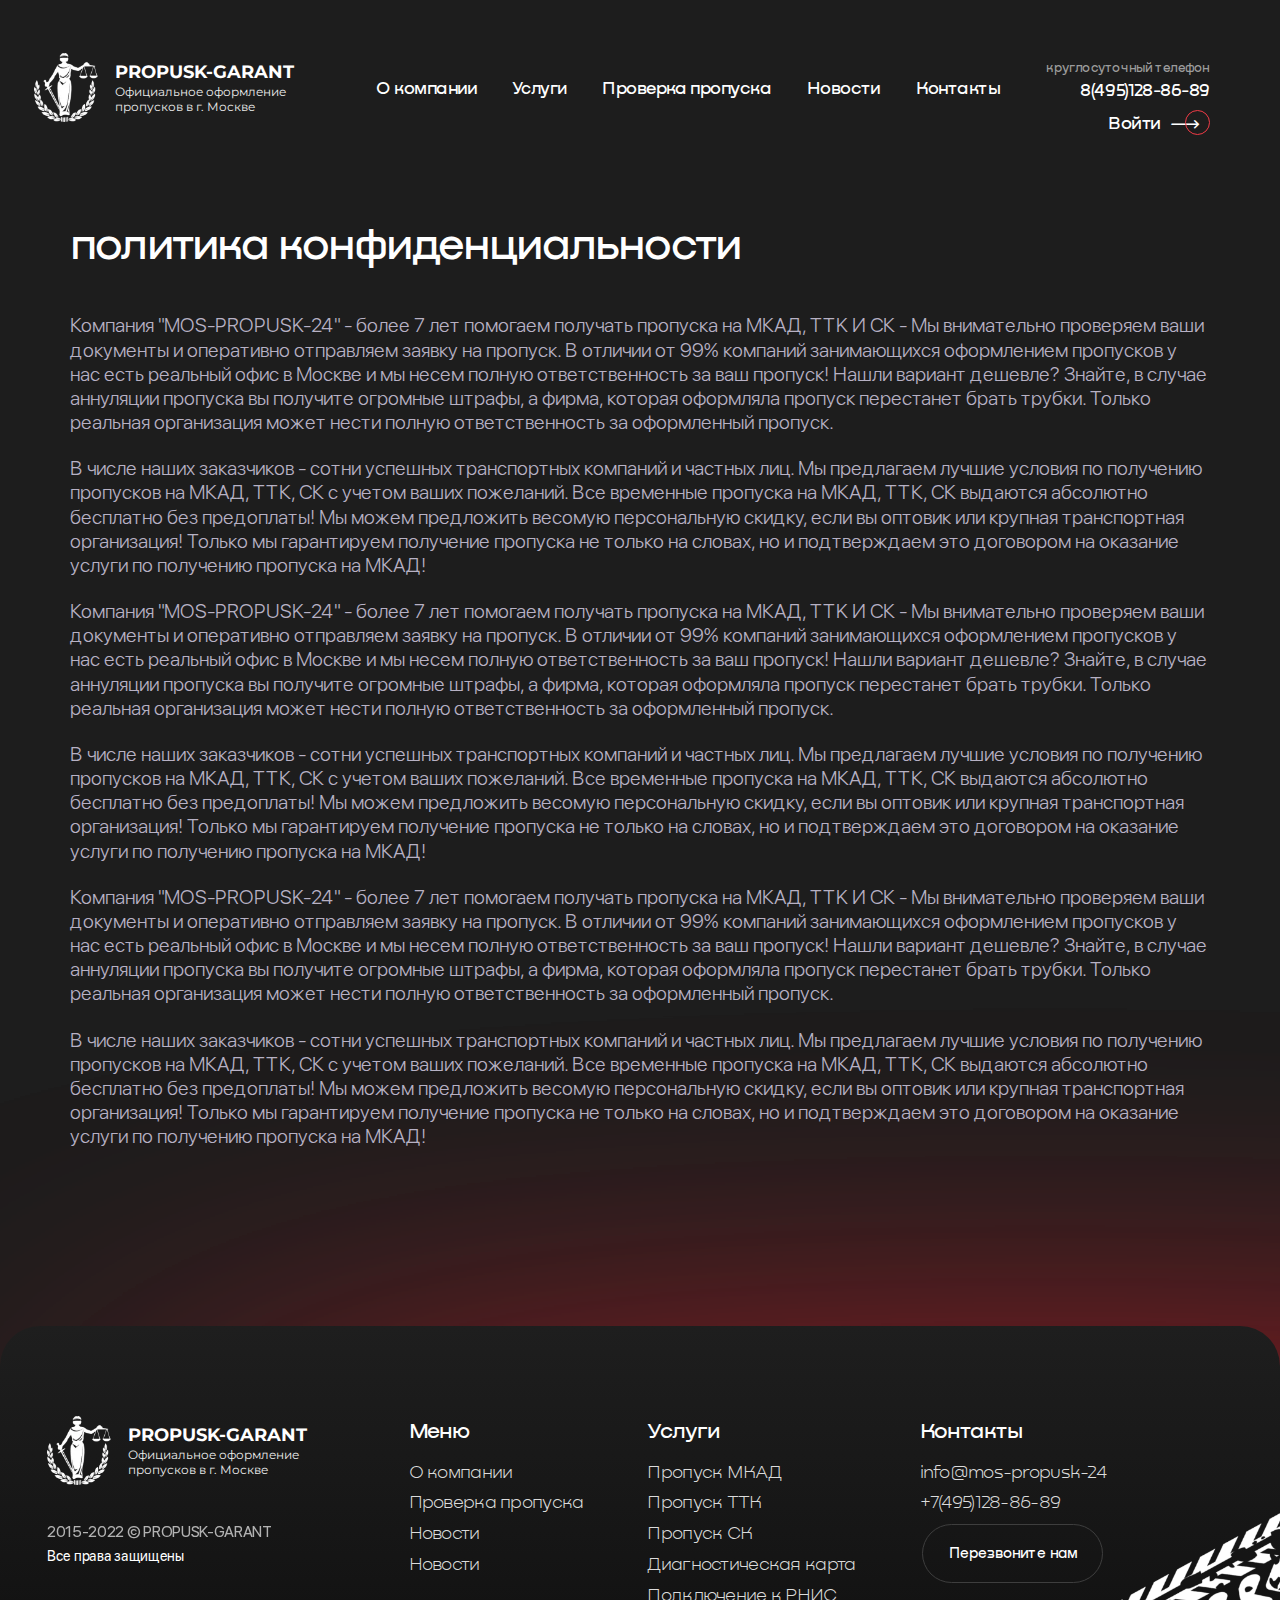
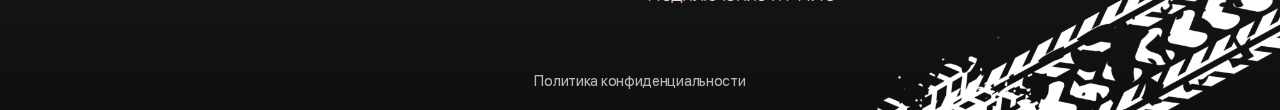
<file: policy.html>
<!DOCTYPE html>
<html lang="ru">

<head>
	<title>Политика Конфиденциальности</title>
	<meta charset="UTF-8">
	<meta name="format-detection" content="telephone=no">
	<!-- <style>body{opacity: 0;}</style> -->
	<link rel="stylesheet" href="css/style.min.css?_v=20221114233137">
	<link rel="shortcut icon" href="favicon.ico">
	<!-- <meta name="robots" content="noindex, nofollow"> -->
	<meta name="viewport" content="width=device-width, initial-scale=1.0">
</head>

<body>
	<div class="wrapper">
		<main class="page">
			<header class="header">
				<div class="header__container">
					<div class="header__body body-header">
						<a href="home.html" class="body-header__logo logo-header">
							<picture><source srcset="img/logo.webp" type="image/webp"><img class="logo-header__img" src="img/logo.png" alt=""></picture>
							<div class="logo-header__text">
								<div class="logo-header__title">PROPUSK-GARANT</div>
								<div class="logo-header__subtitle">Официальное оформление <br> пропусков в г. Москве</div>
							</div>
						</a>
						<nav data-spollers class="body-header__nav nav-header">
							<ul class="nav-header__list">
								<li class="nav-header__item"><a href="" class="nav-header__link">О компании</a></li>
								<li class="nav-header__item">
									<div class="nav-header-spoller spoller-nav">
										<button type="button" data-spoller class="spoller-nav__title">Услуги</button>
										<div class="spoller-nav__body">
											<ul class="spoller-nav__list">
												<li class="spoller-nav__item"><a href="mkad.html" class="spoller-nav__link">Пропуск МКАД</a></li>
												<li class="spoller-nav__item"><a href="" class="spoller-nav__link">Пропуск ТТК</a></li>
												<li class="spoller-nav__item"><a href="" class="spoller-nav__link">Пропуск СК</a></li>
												<li class="spoller-nav__item"><a href="" class="spoller-nav__link">Пропуск на эвакуатор</a></li>
												<li class="spoller-nav__item"><a href="" class="spoller-nav__link">Пропуск на спецтехнику</a></li>
												<li class="spoller-nav__item"><a href="" class="spoller-nav__link">Иностранным перевозчикам</a></li>
												<li class="spoller-nav__item"><a href="" class="spoller-nav__link">Диагностическая карта</a></li>
												<li class="spoller-nav__item"><a href="" class="spoller-nav__link">Подключение к РНИС</a></li>
												<li class="spoller-nav__item"><a href="" class="spoller-nav__link">Страхование ТС</a></li>
												<li class="spoller-nav__item"><a href="" class="spoller-nav__link">Переоборудование ТС</a></li>
											</ul>
										</div>
									</div>
								</li>
								<li class="nav-header__item"><a href="" class="nav-header__link">Проверка пропуска</a></li>
								<li class="nav-header__item"><a href="" class="nav-header__link">Новости</a></li>
								<li class="nav-header__item"><a href="contacts.html" class="nav-header__link">Контакты</a></li>
							</ul>
						</nav>
						<div class="body-header__phone phone-header">
							<div class="phone-header__inner">
								<div class="phone-header__text">круглосуточный телефон</div>
								<a href="tel:84951288689" class="phone-header__tel">8(495)128-86-89</a>
							</div>
							<a href="" class="phone-header__login login-phone-header">
								<div class="login-phone-header__text _icon-arrow-right">Войти</div>
							</a>
						</div>
					</div>
					<nav class="menu__body body-menu">
						<ul class="body-menu__list">
							<li class="body-menu__item"><a href="" class="body-menu__link">О компании</a></li>
							<li data-spollers class="body-menu__spollers spollers-menu">
								<div class="spollers-menu__item">
									<button type="button" data-spoller class="spollers-menu__title">Услуги</button>
									<div class="spollers-menu__body body-menu-spollers">
										<ul class="body-menu-spollers__list">
											<li class="body-menu-spollers__item"><a href="" class="body-menu-spollers__link">Пропуск МКАД</a></li>
											<li class="body-menu-spollers__item"><a href="" class="body-menu-spollers__link">Пропуск ТТК</a></li>
											<li class="body-menu-spollers__item"><a href="" class="body-menu-spollers__link">Пропуск СК</a></li>
											<li class="body-menu-spollers__item"><a href="" class="body-menu-spollers__link">Пропуск на эвакуатор</a></li>
											<li class="body-menu-spollers__item"><a href="" class="body-menu-spollers__link">Пропуск на спецтехнику</a></li>
											<li class="body-menu-spollers__item"><a href="" class="body-menu-spollers__link">Иностранным перевозчикам</a></li>
											<li class="body-menu-spollers__item"><a href="" class="body-menu-spollers__link">Подключение к РНИС</a></li>
											<li class="body-menu-spollers__item"><a href="" class="body-menu-spollers__link">Страхование ТС</a></li>
											<li class="body-menu-spollers__item"><a href="" class="body-menu-spollers__link">Переоборудование ТС</a></li>
										</ul>
									</div>
								</div>
							</li>
							<li class="body-menu__item"><a href="" class="body-menu__link">Проверка пропуска</a></li>
							<li class="body-menu__item"><a href="" class="body-menu__link">Новости</a></li>
							<li class="body-menu__item"><a href="contacts.html" class="body-menu__link">Контакты</a></li>
							<li class="body-menu__item">
								<a href="" class="phone-header__login login-phone-header">
									<div class="login-phone-header__text _icon-arrow-right">Войти</div>
								</a>
							</li>
							<li class="body-menu__item"><a href="mailto:info@mos-propusk-24.ru" class="body-menu__link">info@mos-propusk-24.ru</a></li>
							<li class="body-menu__item">
								<div class="info-contacts__socials socials-info socials-menu">
									<a href="" class="socials-info__item">
										<img src="img/contacts/vk.svg" alt="">
									</a>
									<a href="" class="socials-info__item">
										<img src="img/contacts/youtube.svg" alt="">
									</a>
									<a href="" class="socials-info__item">
										<img src="img/contacts/yandex.svg" alt="">
									</a>
								</div>
							</li>
						</ul>
					</nav>
					<div data-da=".phone-header, 836" class="header__menu menu">
						<button type="button" class="menu__icon icon-menu"><span></span></button>

					</div>
				</div>
			</header>
			<section class="page__policy policy-page">
				<div class="policy-page__container">
					<div class="ellips e1 serv"></div>
					<div class="ellips e2 serv"></div>
					<div class="ellips e3 serv"></div>
					<div class="policy-page__title block-title">политика конфиденциальности</div>
					<div class="policy-page__content">
						<div class="policy-page__item">
							Компания "MOS-PROPUSK-24" - более 7 лет помогаем получать пропуска на MКАД, ТТK И СК - Мы внимательно проверяем ваши документы и оперативно отправляем заявку на пропуск. В отличии от 99% компаний занимающихся оформлением пропусков у нас есть реальный офис в Москве и мы несем полную ответственность за ваш пропуск! Нашли вариант дешевле? Знайте, в случае аннуляции пропуска вы получите огромные штрафы, а фирма, которая оформляла пропуск перестанет брать трубки. Только реальная организация может нести полную ответственность за оформленный пропуск.
						</div>
						<div class="policy-page__item">
							В числе наших заказчиков - сотни успешных транспортных компаний и частных лиц. Мы предлагаем лучшие условия по получению пропусков на МКАД, ТТК, СК с учетом ваших пожеланий. Все временные пропуска на МКАД, ТТК, СК выдаются абсолютно бесплатно без предоплаты! Мы можем предложить весомую персональную скидку, если вы оптовик или крупная транспортная организация! Только мы гарантируем получение пропуска не только на словах, но и подтверждаем это договором на оказание услуги по получению пропуска на МКАД!
						</div>
						<div class="policy-page__item">
							Компания "MOS-PROPUSK-24" - более 7 лет помогаем получать пропуска на MКАД, ТТK И СК - Мы внимательно проверяем ваши документы и оперативно отправляем заявку на пропуск. В отличии от 99% компаний занимающихся оформлением пропусков у нас есть реальный офис в Москве и мы несем полную ответственность за ваш пропуск! Нашли вариант дешевле? Знайте, в случае аннуляции пропуска вы получите огромные штрафы, а фирма, которая оформляла пропуск перестанет брать трубки. Только реальная организация может нести полную ответственность за оформленный пропуск.
						</div>
						<div class="policy-page__item">
							В числе наших заказчиков - сотни успешных транспортных компаний и частных лиц. Мы предлагаем лучшие условия по получению пропусков на МКАД, ТТК, СК с учетом ваших пожеланий. Все временные пропуска на МКАД, ТТК, СК выдаются абсолютно бесплатно без предоплаты! Мы можем предложить весомую персональную скидку, если вы оптовик или крупная транспортная организация! Только мы гарантируем получение пропуска не только на словах, но и подтверждаем это договором на оказание услуги по получению пропуска на МКАД!
						</div>
						<div class="policy-page__item">
							Компания "MOS-PROPUSK-24" - более 7 лет помогаем получать пропуска на MКАД, ТТK И СК - Мы внимательно проверяем ваши документы и оперативно отправляем заявку на пропуск. В отличии от 99% компаний занимающихся оформлением пропусков у нас есть реальный офис в Москве и мы несем полную ответственность за ваш пропуск! Нашли вариант дешевле? Знайте, в случае аннуляции пропуска вы получите огромные штрафы, а фирма, которая оформляла пропуск перестанет брать трубки. Только реальная организация может нести полную ответственность за оформленный пропуск.
						</div>
						<div class="policy-page__item">
							В числе наших заказчиков - сотни успешных транспортных компаний и частных лиц. Мы предлагаем лучшие условия по получению пропусков на МКАД, ТТК, СК с учетом ваших пожеланий. Все временные пропуска на МКАД, ТТК, СК выдаются абсолютно бесплатно без предоплаты! Мы можем предложить весомую персональную скидку, если вы оптовик или крупная транспортная организация! Только мы гарантируем получение пропуска не только на словах, но и подтверждаем это договором на оказание услуги по получению пропуска на МКАД!
						</div>
					</div>
				</div>
			</section>

		</main>
		<footer class="footer block">
			<picture><source srcset="img/footer/01.webp" type="image/webp"><img class="footer__img" src="img/footer/01.png" alt=""></picture>
			<div class="footer__container">
				<div class="footer__column">
					<div class="footer__logo logo-footer">
						<picture><source srcset="img/logo.webp" type="image/webp"><img class="logo-footer__img" src="img/logo.png" alt=""></picture>
						<div class="logo-footer__text">
							<div class="logo-footer__title">PROPUSK-GARANT</div>
							<div class="logo-footer__subtitle">Официальное оформление <br> пропусков в г. Москве</div>
						</div>
					</div>
					<div class="footer__rights rights-footer">
						<div class="rights-footer__text">2015-2022 © PROPUSK-GARANT</div>
						<div class="rights-footer__reserve">Все права защищены</div>
					</div>
				</div>
				<nav class="footer__nav nav-footer">
					<ul class="nav-footer__list">
						<div class="nav-footer__title">Меню</div>
						<li class="nav-footer__item"><a href="" class="nav-footer__link">О компании</a></li>
						<li class="nav-footer__item"><a href="" class="nav-footer__link">Проверка пропуска</a></li>
						<li class="nav-footer__item"><a href="" class="nav-footer__link">Новости</a></li>
						<li class="nav-footer__item"><a href="" class="nav-footer__link">Новости</a></li>
					</ul>
					<ul class="nav-footer__list">
						<div class="nav-footer__title">Услуги</div>
						<li class="nav-footer__item"><a href="" class="nav-footer__link">Пропуск МКАД</a></li>
						<li class="nav-footer__item"><a href="" class="nav-footer__link">Пропуск ТТК</a></li>
						<li class="nav-footer__item"><a href="" class="nav-footer__link">Пропуск СК</a></li>
						<li class="nav-footer__item"><a href="" class="nav-footer__link">Диагностическая карта</a></li>
						<li class="nav-footer__item"><a href="" class="nav-footer__link">Подключение к РНИС</a></li>
					</ul>
					<ul class="nav-footer__list">
						<div class="nav-footer__title">Контакты</div>
						<li class="nav-footer__item"><a href="mailto:info@mos-propusk-24" class="nav-footer__link">info@mos-propusk-24</a></li>
						<li class="nav-footer__item"><a href="tel:84951288689" class="nav-footer__link">+7(495)128-86-89</a></li>
						<button type="button" class="nav-footer__button">Перезвоните нам</button>
					</ul>
				</nav>
			</div>
			<a href="" class="footer__policy">Политика конфиденциальности</a>
		</footer>
	</div>
	<div id="popup" aria-hidden="true" class="popup">
		<div class="popup__wrapper">
			<div class="popup__content">
				<div class="border popup-border"></div>

				<button data-close type="button" class="popup__close"></button>
				<div class="popup__inner inner-popup">
					<div class="inner-popup__title">Оставь заявку и получи специальное<br> уникальное предложение!</div>
					<form action="" class="inner-popup__form form-popup">
						<div class="form-popup__inputs">
							<div class="form-popup__input-box">
								<input autocomplete="off" type="text" name="form[]" data-error="Ошибка" placeholder="Ваше имя" class="form-popup__input">
								<picture><source srcset="img/inp-bor3.webp" type="image/webp"><img src="img/inp-bor3.png" alt="" class="form-popup__input-border"></picture>
							</div>
							<div class="form-popup__input-box">
								<input autocomplete="off" type="tel" name="form[]" data-error="Ошибка" placeholder="Номер телефона" class="form-popup__input">
								<picture><source srcset="img/inp-bor4.webp" type="image/webp"><img src="img/inp-bor4.png" alt="" class="form-popup__input-border"></picture>
							</div>
						</div>
						<div class="form-popup__discount">Скидка 1000 рублей + 2 временных пропуска в подарок</div>
						<div class="form-popup__checkbox-box">
							<input tabindex="4" autocomplete="off" id="contacts-checkbox" type="checkbox" name="form[]" data-error="Ошибка" class="form-popup__checkbox">
							<label class="form-popup__label" for="contacts-checkbox">
								<div class="form-popup__label-text">Нажимая на кнопку “Отправить”, Вы даете <span>согласие на обработку <br> персональных данных</span></div>
							</label>
						</div>
						<button type="submit" class="form-popup__button">Отправить</button>
					</form>
				</div>

			</div>

		</div>
	</div>
	<div id="popupaccept" aria-hidden="true" class="popup _popup-accepted">
		<div class="popup__wrapper">
			<div class="popup__content">
				<div class="border popup-border"></div>
				<button data-close type="button" class="popup__close"></button>
				<div class="popup__text">Ваша заявка принята!<br>
					Наш менеджер скоро свяжется с вами.</div>
			</div>
		</div>
	</div>
	<script src="js/app.min.js?_v=20221114233137"></script>

</body>


</html>
</file>
<file: css/style.min.css>
@charset "UTF-8";@import url(https://fonts.googleapis.com/css?family=Montserrat:100,200,300,regular,500,600,700,800,900,100italic,200italic,300italic,italic,500italic,600italic,700italic,800italic,900italic);@font-face{font-family:Nekst;font-display:swap;src:url(../fonts/Nekst-Black.woff2) format("woff2"),url(../fonts/Nekst-Black.woff) format("woff");font-weight:900;font-style:normal}@font-face{font-family:FontsFree;font-display:swap;src:url(../fonts/FontsFree-Net-Nekst-Medium.woff2) format("woff2"),url(../fonts/FontsFree-Net-Nekst-Medium.woff) format("woff");font-weight:400;font-style:normal}@font-face{font-family:icons;font-display:swap;src:url(../fonts/icons.woff2) format("woff2"),url(../fonts/icons.woff) format("woff");font-weight:400;font-style:normal}@font-face{font-family:Nekst;font-display:swap;src:url(../fonts/Nekst-Medium.woff2) format("woff2"),url(../fonts/Nekst-Medium.woff) format("woff");font-weight:500;font-style:normal}@font-face{font-family:Nekst;font-display:swap;src:url(../fonts/Nekst-Light.woff2) format("woff2"),url(../fonts/Nekst-Light.woff) format("woff");font-weight:300;font-style:normal}@font-face{font-family:Nekst;font-display:swap;src:url(../fonts/Nekst-Regular.woff2) format("woff2"),url(../fonts/Nekst-Regular.woff) format("woff");font-weight:400;font-style:normal}@font-face{font-family:SFProDisplay;font-display:swap;src:url(../fonts/SFProDisplay-Bold.woff2) format("woff2"),url(../fonts/SFProDisplay-Bold.woff) format("woff");font-weight:700;font-style:normal}@font-face{font-family:SFProDisplay;font-display:swap;src:url(../fonts/SFProDisplay-Light.woff2) format("woff2"),url(../fonts/SFProDisplay-Light.woff) format("woff");font-weight:300;font-style:normal}@font-face{font-family:SFProDisplay;font-display:swap;src:url(../fonts/SFProDisplay-Regular.woff2) format("woff2"),url(../fonts/SFProDisplay-Regular.woff) format("woff");font-weight:400;font-style:normal}@font-face{font-family:Nekst;font-display:swap;src:url(../fonts/Nekst-SemiBold.woff2) format("woff2"),url(../fonts/Nekst-SemiBold.woff) format("woff");font-weight:600;font-style:normal}[class*=_icon-]:before{font-family:icons;font-style:normal;font-weight:400;font-variant:normal;text-transform:none;line-height:1;-webkit-font-smoothing:antialiased;-moz-osx-font-smoothing:grayscale}[class*=_icon-]:before{display:block}._icon-arrow-left:before{content:"\e900"}._icon-arrow-right:before{content:"\e901"}*{padding:0;margin:0;border:0}*,:after,:before{-webkit-box-sizing:border-box;box-sizing:border-box}body,html{height:100%;min-width:320px}body{color:#fff;line-height:1;font-family:Nekst;font-size:.875rem;-ms-text-size-adjust:100%;-moz-text-size-adjust:100%;-webkit-text-size-adjust:100%;-webkit-font-smoothing:antialiased;-moz-osx-font-smoothing:grayscale}button,input,textarea{font-family:Nekst;font-size:inherit}button{cursor:pointer;color:inherit;background-color:inherit}a{color:inherit}a:link,a:visited{text-decoration:none}a:hover{text-decoration:none}ul li{list-style:none}img{vertical-align:top}h1,h2,h3,h4,h5,h6{font-weight:inherit;font-size:inherit}.lock body{overflow:hidden;-ms-touch-action:none;touch-action:none}.wrapper{min-height:100%;display:-webkit-box;display:-ms-flexbox;display:flex;-webkit-box-orient:vertical;-webkit-box-direction:normal;-ms-flex-direction:column;flex-direction:column;overflow:hidden;background-color:#1d1d1d;z-index:-3}.wrapper>main{-webkit-box-flex:1;-ms-flex:1 1 auto;flex:1 1 auto}.wrapper>*{min-width:0}[class*=__container]{max-width:107.8125rem;-webkit-box-sizing:content-box;box-sizing:content-box;margin:0 auto;padding:4rem 4.375rem 0 4.375rem}body::after{content:"";background-color:rgba(26,27,37,.5);position:fixed;width:100%;height:100%;top:0;left:0;opacity:0;-webkit-transition:opacity .8s ease 0s;-o-transition:opacity .8s ease 0s;transition:opacity .8s ease 0s;pointer-events:none;z-index:149}.popup-show body::after{opacity:1}.popup{position:fixed;top:0;left:0;bottom:0;right:0;padding:30px 10px;-webkit-transition:visibility .8s ease 0s;-o-transition:visibility .8s ease 0s;transition:visibility .8s ease 0s;visibility:hidden;pointer-events:none}.popup_show{z-index:150;visibility:visible;overflow:auto;pointer-events:auto}.popup_show .popup__content{visibility:visible;-webkit-transform:scale(1);-ms-transform:scale(1);transform:scale(1)}.popup__wrapper{display:-webkit-box;display:-ms-flexbox;display:flex;-webkit-box-orient:vertical;-webkit-box-direction:normal;-ms-flex-direction:column;flex-direction:column;-webkit-box-align:center;-ms-flex-align:center;align-items:center;min-height:100%;-webkit-box-flex:1;-ms-flex:1 1 auto;flex:1 1 auto;width:100%;display:flex;-webkit-box-pack:center;-ms-flex-pack:center;justify-content:center;align-items:center}.popup__content{visibility:hidden;-webkit-transform:scale(0);-ms-transform:scale(0);transform:scale(0);-webkit-transition:-webkit-transform .3s ease 0s;transition:-webkit-transform .3s ease 0s;-o-transition:transform .3s ease 0s;transition:transform .3s ease 0s;transition:transform .3s ease 0s,-webkit-transform .3s ease 0s;background-color:#1d1d1d;padding:3.75rem 4.5625rem 2.9375rem 4.5625rem;width:100%;border-radius:40px;position:relative;z-index:0}.lock .popup__content{visibility:visible}._popup-accepted .popup__content{padding:2.125rem 5.625rem 2.1875rem 5.625rem;border-radius:20px}.popup__text{font-family:FontsFree;font-weight:500;letter-spacing:-.04em;color:#fff;text-align:center;line-height:1.1818181818}.popup__close{width:2.5rem;height:2.5rem;position:absolute;right:2.28125rem;top:1.84375rem}._popup-accepted .popup__close{top:16.5px;right:18.5px;width:1.5625rem;height:1.5625rem}.popup__close::after,.popup__close::before{position:absolute;content:"";width:2.5rem;height:.1875rem;background:-o-linear-gradient(168.47deg,red -12.3%,#bdbdbd 94.5%);background:linear-gradient(281.53deg,red -12.3%,#bdbdbd 94.5%);border-radius:10px;top:0;left:0;right:2.28125rem;top:1.21875rem}._popup-accepted .popup__close::after,._popup-accepted .popup__close::before{background:-o-linear-gradient(229.19deg,#f03b46 -1.23%,#fff 83.28%);background:linear-gradient(220.81deg,#f03b46 -1.23%,#fff 83.28%);top:16.5px;right:18.5px;width:1.5625rem}.popup__close::after{content:"";-webkit-transform:rotate(45deg);-ms-transform:rotate(45deg);transform:rotate(45deg)}.popup__close::before{content:"";-webkit-transform:rotate(-45deg);-ms-transform:rotate(-45deg);transform:rotate(-45deg)}.popup-border{background-image:-o-linear-gradient(55deg,#fff,#f03b46);background-image:linear-gradient(35deg,#fff,#f03b46);display:none}.popup__content{border:1px solid #c11d27}.inner-popup{display:-webkit-box;display:-ms-flexbox;display:flex;-webkit-box-orient:vertical;-webkit-box-direction:normal;-ms-flex-direction:column;flex-direction:column;text-align:center}.inner-popup__title{font-family:FontsFree;font-weight:500;line-height:1.2;letter-spacing:-.04em;color:#fff}.form-popup__inputs{display:-webkit-box;display:-ms-flexbox;display:flex;-webkit-box-orient:horizontal;-webkit-box-direction:normal;-ms-flex-direction:row;flex-direction:row;-webkit-box-pack:center;-ms-flex-pack:center;justify-content:center}.form-popup__input-box{position:relative}.form-popup__input{background-color:transparent;font-weight:300;line-height:1.2;letter-spacing:-.04em;color:#fff;padding-left:20px;width:100%;position:relative;z-index:2;padding-bottom:.625rem}.form-popup__input::-webkit-input-placeholder{color:#fff}.form-popup__input::-moz-placeholder{color:#fff}.form-popup__input:-ms-input-placeholder{color:#fff}.form-popup__input::-ms-input-placeholder{color:#fff}.form-popup__input::placeholder{color:#fff}.form-popup__input:focus{outline:0}.form-popup__input-border{width:100%;position:absolute;left:0;bottom:0}.form-popup__discount{font-family:Nekst;font-weight:300;line-height:1.2;letter-spacing:-.04em;color:#fff}.form-popup__checkbox-box{text-align:center}.form-popup__checkbox{position:absolute;opacity:0;z-index:1}.form-popup__label{font-family:Nekst;font-weight:300;display:-webkit-inline-box;display:-ms-inline-flexbox;display:inline-flex;-webkit-user-select:none;-moz-user-select:none;-ms-user-select:none;user-select:none;line-height:1.2;letter-spacing:-.04em;color:#fff}.form-popup__label span{color:#f03b46}.form-popup__label::before{content:"";display:inline-block;-ms-flex-negative:0;flex-shrink:0;-webkit-box-flex:0;-ms-flex-positive:0;flex-grow:0;border:1px solid #c11d27;background-repeat:no-repeat;background-position:center center;-webkit-transition:all .3s ease 0s;-o-transition:all .3s ease 0s;transition:all .3s ease 0s;background-size:75% 75%;width:1.25rem;height:1.25rem}.form-popup__button{border:1px solid #3e3e3e;border-radius:50px;-webkit-transition:background .3s ease 0s;-o-transition:background .3s ease 0s;transition:background .3s ease 0s;font-family:FontsFree;font-weight:500;line-height:1.2142857143;color:#fff;max-width:19.8125rem;margin:0 auto;white-space:nowrap;margin-top:auto}.no-webp .form-popup__checkbox:checked+label::before{background-image:url(../img/contacts/cb-mark.png)}.form-popup__checkbox:checked+label::before{background-color:#c11d27}[class*=-ibg]{position:relative}[class*=-ibg] img{position:absolute;width:100%;height:100%;top:0;left:0;-o-object-fit:cover;object-fit:cover}[class*=-ibg_contain] img{-o-object-fit:contain;object-fit:contain}.block-title{font-family:FontsFree;line-height:1.2;letter-spacing:-.04em;color:#fff;padding-left:2.3125rem;position:relative}.block-title img{position:absolute;top:-13px;width:100%;left:0}.block{border-radius:40px 40px 0 0;background-color:#1d1d1d}.ellips{position:absolute;width:118.75rem;height:12.5rem;border-radius:50%;-webkit-filter:blur(217px);filter:blur(217px);z-index:-1;bottom:-300px}.e1{background-color:#f03b46}.e1.serv{bottom:-400px;left:100px}.e2{background-color:#ff000f;bottom:-300px}.e2.serv{left:100px;bottom:-400px}.e3{background:#fff;bottom:-700px}.picture-intro{position:relative}.picture-intro__circle{background:-o-linear-gradient(261.37deg,#82252a -1.82%,rgba(47,20,22,.27) 93.41%);background:linear-gradient(188.63deg,#82252a -1.82%,rgba(47,20,22,.27) 93.41%);border-radius:50%;position:absolute;z-index:-1;top:75px;left:250px}.picture-intro__track{position:absolute;left:300px;bottom:-220px;max-height:51.875rem;z-index:-1}.pass{-webkit-transition:all .3s ease 0s;-o-transition:all .3s ease 0s;transition:all .3s ease 0s}.macbook{position:absolute;left:575px;top:45px;-webkit-transition:all .3s ease 0s;-o-transition:all .3s ease 0s;transition:all .3s ease 0s}.diagnostic-map{position:absolute;top:400px;left:500px;-webkit-transition:all .3s ease 0s;-o-transition:all .3s ease 0s;transition:all .3s ease 0s}.pass-1{z-index:1;position:absolute;top:35%;left:100px}.pass-2{z-index:1;position:absolute;left:350px;top:0}.pass-3{left:180px;top:75%;z-index:1;position:absolute}.-button{background:-o-linear-gradient(196.89deg,#ec2834 15.72%,#c11d27 61.65%);background:linear-gradient(253.11deg,#ec2834 15.72%,#c11d27 61.65%);border-radius:75px;font-family:FontsFree;font-weight:500;line-height:1.2142857143;color:#fff;display:-webkit-box;display:-ms-flexbox;display:flex;-webkit-box-orient:horizontal;-webkit-box-direction:reverse;-ms-flex-direction:row-reverse;flex-direction:row-reverse;-webkit-box-align:center;-ms-flex-align:center;align-items:center;-webkit-box-pack:center;-ms-flex-pack:center;justify-content:center;position:relative}.-button::after{content:"";opacity:.5;border:1px solid #fff;border-radius:50%;width:4.75rem;height:4.75rem;position:absolute;right:25px}.-button::before{font-size:.875rem;-webkit-transition:all .3s ease 0s;-o-transition:all .3s ease 0s;transition:all .3s ease 0s}.header{position:relative}.header__container{padding-top:0;position:relative}.body-header{display:-webkit-box;display:-ms-flexbox;display:flex;-webkit-box-orient:horizontal;-webkit-box-direction:normal;-ms-flex-direction:row;flex-direction:row;-webkit-box-pack:justify;-ms-flex-pack:justify;justify-content:space-between;-webkit-box-align:center;-ms-flex-align:center;align-items:center;padding-top:3.125rem;gap:.3125rem;-webkit-transition:all .5s ease 0s;-o-transition:all .5s ease 0s;transition:all .5s ease 0s;padding-bottom:1.5625rem;position:relative;z-index:6}.logo-header{display:-webkit-box;display:-ms-flexbox;display:flex;-webkit-box-orient:horizontal;-webkit-box-direction:normal;-ms-flex-direction:row;flex-direction:row;-webkit-box-align:center;-ms-flex-align:center;align-items:center;font-family:Montserrat;gap:.5rem;-webkit-transform:translate(-36px,0);-ms-transform:translate(-36px,0);transform:translate(-36px,0)}.logo-header__img{pointer-events:none}.nav-header__link{font-family:FontsFree;font-weight:500;line-height:1.2;letter-spacing:-.03em;color:#fff;-webkit-transition:all .3s ease 0s;-o-transition:all .3s ease 0s;transition:all .3s ease 0s}.spoller-nav{position:relative}.spoller-nav__title{font-family:FontsFree;font-weight:500;line-height:1.2;letter-spacing:-.03em;color:#fff;-webkit-transition:all .3s ease 0s;-o-transition:all .3s ease 0s;transition:all .3s ease 0s;position:relative}.spoller-nav__title::before{content:"";height:3.1875rem;position:absolute;background-color:#2e2e2e;opacity:0;-webkit-transition:opacity .5s ease 0s;-o-transition:opacity .5s ease 0s;transition:opacity .5s ease 0s;left:-12px;top:-36%;z-index:-1;position:absolute}.spoller-nav__title._spoller-active::before{opacity:1}.spoller-nav__body{position:absolute;left:-12px;background-color:#2e2e2e}.spoller-nav__list{display:-webkit-box;display:-ms-flexbox;display:flex;-webkit-box-orient:vertical;-webkit-box-direction:normal;-ms-flex-direction:column;flex-direction:column}.spoller-nav__link{white-space:nowrap;font-family:Nekst;line-height:1.2;letter-spacing:-.03em;color:#e6e6e6}.nav-header-spollers__title{font-family:Nekst;font-weight:500;line-height:1.2;letter-spacing:-.03em;color:#fff;-webkit-transition:all .3s ease 0s;-o-transition:all .3s ease 0s;transition:all .3s ease 0s}.nav-header-spollers__body{padding:1.25rem .875rem;-webkit-transform:translate(10px,0);-ms-transform:translate(10px,0);transform:translate(10px,0);background-color:#2e2e2e}.body-header-spollers{display:none}.body-header-spollers__list{display:-webkit-box;display:-ms-flexbox;display:flex;-webkit-box-orient:vertical;-webkit-box-direction:normal;-ms-flex-direction:column;flex-direction:column}.body-header-spollers__link{font-family:Nekst;font-size:1.25rem;line-height:1.2;letter-spacing:-.03em;color:#e6e6e6}.phone-header{letter-spacing:-.03em;-webkit-transform:translate(0,10px);-ms-transform:translate(0,10px);transform:translate(0,10px);font-family:FontsFree}.phone-header__inner{display:-webkit-box;display:-ms-flexbox;display:flex;-webkit-box-orient:vertical;-webkit-box-direction:normal;-ms-flex-direction:column;flex-direction:column}.phone-header__text{font-weight:500;font-size:.625rem;line-height:1.2;color:#9b9b9b;-webkit-user-select:none;-moz-user-select:none;-ms-user-select:none;user-select:none}.phone-header__tel{line-height:1.2;color:#fff;margin-left:auto}.login-phone-header__text{font-family:Nekst;font-weight:500;letter-spacing:-.03em;color:#fff;line-height:1.2;display:-webkit-box;display:-ms-flexbox;display:flex;-webkit-box-orient:horizontal;-webkit-box-direction:reverse;-ms-flex-direction:row-reverse;flex-direction:row-reverse;-webkit-box-align:center;-ms-flex-align:center;align-items:center;position:relative;-webkit-transition:all .3s ease 0s;-o-transition:all .3s ease 0s;transition:all .3s ease 0s}.login-phone-header__text::after{content:"";border-radius:50%;border:1px solid #f03b46;position:absolute;right:0}.login-phone-header__text::before{-webkit-transform:translate(10px,0);-ms-transform:translate(10px,0);transform:translate(10px,0);-webkit-transition:-webkit-transform .3s ease 0s;transition:-webkit-transform .3s ease 0s;-o-transition:transform .3s ease 0s;transition:transform .3s ease 0s;transition:transform .3s ease 0s,-webkit-transform .3s ease 0s}.icon-menu{display:none}.menu__body{z-index:5;display:none}.body-menu__list{position:absolute;top:120px;right:55px;text-align:right;display:-webkit-box;display:-ms-flexbox;display:flex;-webkit-box-orient:vertical;-webkit-box-direction:normal;-ms-flex-direction:column;flex-direction:column}.body-menu__link{font-family:FontsFree;font-weight:500;line-height:1.1875;letter-spacing:-.03em;color:#fff}.spollers-menu__title{font-family:FontsFree;font-weight:500;line-height:1.1875;letter-spacing:-.03em;color:#fff}.body-menu-spollers{margin-top:.9375rem}.body-menu-spollers__list{display:-webkit-box;display:-ms-flexbox;display:flex;-webkit-box-orient:vertical;-webkit-box-direction:normal;-ms-flex-direction:column;flex-direction:column}.body-menu-spollers__link{font-weight:300;letter-spacing:-.03em;line-height:1.1666666667;color:#e6e6e6}.phone-header__login:last-child{display:block;visibility:visible;opacity:1}.login-phone-header__text::after{content:"";border-radius:50%;border:1px solid #f03b46;position:absolute;right:0;top:-4px}.login-phone-header__text::before{-webkit-transform:translate(10px,0);-ms-transform:translate(10px,0);transform:translate(10px,0);-webkit-transition:-webkit-transform .3s ease 0s;transition:-webkit-transform .3s ease 0s;-o-transition:transform .3s ease 0s;transition:transform .3s ease 0s;transition:transform .3s ease 0s,-webkit-transform .3s ease 0s}.footer{background:-webkit-gradient(linear,left top,left bottom,from(#1e1e1e),to(#0f0f0f));background:-o-linear-gradient(top,#1e1e1e 0,#0f0f0f 100%);background:linear-gradient(180deg,#1e1e1e 0,#0f0f0f 100%);border-radius:40px 40px 0 0}.footer__img{position:absolute;right:0;bottom:0;z-index:1;pointer-events:none}.footer__container{display:-webkit-box;display:-ms-flexbox;display:flex;-webkit-box-orient:horizontal;-webkit-box-direction:normal;-ms-flex-direction:row;flex-direction:row;padding-top:5.625rem}.footer__nav{display:-webkit-box;display:-ms-flexbox;display:flex;-webkit-box-orient:horizontal;-webkit-box-direction:normal;-ms-flex-direction:row;flex-direction:row}.footer__policy{font-family:SFProDisplay;font-weight:400;line-height:1.15;letter-spacing:-.02em;color:#fff;opacity:.7;position:absolute;bottom:20px;left:50%;-webkit-transform:translate(-50%,0);-ms-transform:translate(-50%,0);transform:translate(-50%,0)}.logo-footer{display:-webkit-box;display:-ms-flexbox;display:flex;-webkit-box-orient:horizontal;-webkit-box-direction:normal;-ms-flex-direction:row;flex-direction:row;-webkit-box-align:center;-ms-flex-align:center;align-items:center;font-family:Montserrat;gap:.5rem;-webkit-user-select:none;-moz-user-select:none;-ms-user-select:none;user-select:none;-webkit-transform:translate(-23px,0);-ms-transform:translate(-23px,0);transform:translate(-23px,0)}.logo-footer__img{pointer-events:none}.logo-footer__img img{-webkit-user-select:none;-moz-user-select:none;-ms-user-select:none;user-select:none}.logo-footer__title{font-family:Montserrat;font-weight:700;line-height:1.2;color:#fff;white-space:nowrap}.logo-footer__title:not(:last-child){margin-bottom:.1875rem}.logo-footer__subtitle{font-size:.5rem;line-height:1.25;color:#ebebeb;display:block;visibility:visible;opacity:1;white-space:nowrap}.rights-footer{-webkit-transform:translate(-23px,0);-ms-transform:translate(-23px,0);transform:translate(-23px,0)}.rights-footer__text{font-family:SFProDisplay;font-weight:400;line-height:1.15;letter-spacing:-.02em;color:#f5f5f5;opacity:.7}.rights-footer__reserve{font-family:SFProDisplay;font-weight:400;line-height:1.15;letter-spacing:-.02em;color:#fff}.nav-footer__list{z-index:3;display:-webkit-box;display:-ms-flexbox;display:flex;-webkit-box-orient:vertical;-webkit-box-direction:normal;-ms-flex-direction:column;flex-direction:column}.nav-footer__title{font-family:FontsFree;font-weight:500;line-height:1.2;letter-spacing:-.04em;color:#fff}.nav-footer__item{cursor:pointer}.nav-footer__link{font-family:Nekst;font-weight:300;line-height:1.2;letter-spacing:-.04em;color:#dbdbdb;white-space:nowrap}.nav-footer__button{border:1px solid #3e3e3e;border-radius:50px;-webkit-transition:background .3s ease 0s;-o-transition:background .3s ease 0s;transition:background .3s ease 0s;font-family:FontsFree;font-weight:500;line-height:1.2142857143;color:#fff;max-width:19.8125rem;margin:0 auto;white-space:nowrap}.intro-page__container{padding-top:0;display:-webkit-box;display:-ms-flexbox;display:flex;-webkit-box-orient:horizontal;-webkit-box-direction:normal;-ms-flex-direction:row;flex-direction:row}.intro-inner{padding-top:6.25rem}.intro-inner__title{font-family:FontsFree;font-weight:500;line-height:1.2;color:#fff;white-space:nowrap}.intro-inner__list{white-space:nowrap;display:-webkit-box;display:-ms-flexbox;display:flex;-webkit-box-orient:vertical;-webkit-box-direction:normal;-ms-flex-direction:column;flex-direction:column}.intro-inner__item{font-family:Nekst;font-weight:400;line-height:1.2;color:#fff;position:relative;display:-webkit-box;display:-ms-flexbox;display:flex;-webkit-box-orient:horizontal;-webkit-box-direction:normal;-ms-flex-direction:row;flex-direction:row;-webkit-box-align:center;-ms-flex-align:center;align-items:center}.intro-inner__item::before{content:"";width:2.5rem;height:2.5rem;position:absolute;border-radius:50%;border:1px solid #f03b4738;left:-54px}.intro-inner__item::after{content:"";width:1rem;height:1rem;position:absolute;background-color:#f03b46;border-radius:50%;-webkit-animation:blur 3s infinite linear;animation:blur 3s infinite linear;left:-42px;-webkit-filter:blur(2px);filter:blur(2px)}@-webkit-keyframes blur{0%{-webkit-transform:scale(1.7);transform:scale(1.7);opacity:.3;-webkit-filter:blur(2.5px);filter:blur(2.5px)}50%{opacity:.4;-webkit-transform:scale(.9);transform:scale(.9);-webkit-filter:blur(1px);filter:blur(1px)}100%{-webkit-transform:scale(1.7);transform:scale(1.7);opacity:.3;-webkit-filter:blur(2.5px);filter:blur(2.5px)}}@keyframes blur{0%{-webkit-transform:scale(1.7);transform:scale(1.7);opacity:.3;-webkit-filter:blur(2.5px);filter:blur(2.5px)}50%{opacity:.4;-webkit-transform:scale(.9);transform:scale(.9);-webkit-filter:blur(1px);filter:blur(1px)}100%{-webkit-transform:scale(1.7);transform:scale(1.7);opacity:.3;-webkit-filter:blur(2.5px);filter:blur(2.5px)}}.intro-inner__book{display:-webkit-box;display:-ms-flexbox;display:flex;-webkit-box-orient:horizontal;-webkit-box-direction:reverse;-ms-flex-direction:row-reverse;flex-direction:row-reverse;-webkit-box-pack:start;-ms-flex-pack:start;justify-content:start;-webkit-box-align:center;-ms-flex-align:center;align-items:center}.intro-inner__book::before{-webkit-transition:all .3s ease 0s;-o-transition:all .3s ease 0s;transition:all .3s ease 0s}.intro-inner__button{font-family:FontsFree;font-weight:500;line-height:1.2;letter-spacing:-.02em;color:#fff;-webkit-transition:all .3s ease 0s;-o-transition:all .3s ease 0s;transition:all .3s ease 0s;position:relative;z-index:3;padding-bottom:.3125rem}.intro-inner__button::before{content:"";-webkit-transition:width .5s ease 0s;-o-transition:width .5s ease 0s;transition:width .5s ease 0s;position:absolute;width:146px;width:41.8338108883%;left:-10px;top:0;z-index:-1;background:#f03b46;border-radius:10px}.title-gradient{background:-o-linear-gradient(184.89deg,#fff 6.52%,#f03b46 57.33%);background:linear-gradient(265.11deg,#fff 6.52%,#f03b46 57.33%);-webkit-background-clip:text;-webkit-text-fill-color:transparent;background-clip:text;text-fill-color:transparent}.services-page{padding-bottom:100px;position:relative;background-color:#1d1d1d}.services-page__container{padding-top:3.75rem}.services-page__swiper{padding-bottom:.125rem}.services-page__swiper-buttons{display:-webkit-box;display:-ms-flexbox;display:flex;-webkit-box-orient:horizontal;-webkit-box-direction:normal;-ms-flex-direction:row;flex-direction:row;-webkit-box-pack:end;-ms-flex-pack:end;justify-content:end}.services-page__swiper-button-next{border:1px solid #b4b4b4;border-radius:54px;-webkit-transition:all .3s ease 0s;-o-transition:all .3s ease 0s;transition:all .3s ease 0s;display:-webkit-box;display:-ms-flexbox;display:flex;-webkit-box-pack:center;-ms-flex-pack:center;justify-content:center;-webkit-box-align:center;-ms-flex-align:center;align-items:center;padding:2.34375rem 0;max-width:12.125rem}.services-page__swiper-button-prev{border-radius:50%;border:1px solid #b4b4b4;-webkit-transition:all .3s ease 0s;-o-transition:all .3s ease 0s;transition:all .3s ease 0s;display:-webkit-box;display:-ms-flexbox;display:flex;-webkit-box-pack:center;-ms-flex-pack:center;justify-content:center;-webkit-box-align:center;-ms-flex-align:center;align-items:center;max-width:5.875rem;width:100%;padding:2.34375rem 0}.slide-services{border:1px solid #82252a;border-radius:40px;max-height:50rem}.slide-services__body{padding:3.1875rem;display:-webkit-box;display:-ms-flexbox;display:flex;-webkit-box-orient:vertical;-webkit-box-direction:normal;-ms-flex-direction:column;flex-direction:column;height:100%}.slide-services__name{font-family:FontsFree;font-weight:500;line-height:1.2105263158;color:#fff}.slide-services__text{font-family:SFProDisplay;font-weight:300;line-height:1.2;color:#b7b1c4;max-width:24.0625rem}.slide-services__text span{font-family:SFProDisplay;font-weight:700;line-height:2;color:#fff;white-space:nowrap}.slide-services__button{border:1px solid #3e3e3e;border-radius:50px;-webkit-transition:background .3s ease 0s;-o-transition:background .3s ease 0s;transition:background .3s ease 0s;font-family:FontsFree;font-weight:500;line-height:1.2142857143;color:#fff;max-width:19.8125rem;margin:0 auto;white-space:nowrap;margin-top:auto}.price-services{display:-webkit-box;display:-ms-flexbox;display:flex;-webkit-box-orient:vertical;-webkit-box-direction:normal;-ms-flex-direction:column;flex-direction:column}.price-services__time{font-family:SFProDisplay;font-style:normal;font-weight:300;line-height:1.2;color:#9b9b9b}.price-services__amount{font-family:FontsFree;font-weight:500;line-height:1.1818181818;position:relative}.price-services__discount{font-weight:400;line-height:1.1875;text-decoration:line-through;color:rgba(240,59,70,.7);position:absolute;right:-100px;top:0}.about-page__body{padding-left:2.3125rem}.about-page__text{font-family:SFProDisplay;font-weight:300;line-height:1.2;color:#b7b1c4}.about-page__text a{color:#fff;white-space:nowrap}.inner-about{display:-webkit-box;display:-ms-flexbox;display:flex;-webkit-box-orient:horizontal;-webkit-box-direction:normal;-ms-flex-direction:row;flex-direction:row;-webkit-box-pack:justify;-ms-flex-pack:justify;justify-content:space-between;text-align:center;max-width:81.25rem;margin:0 auto;gap:.625rem}.item-inner-about__img{height:3.75rem}.item-inner-about__img img{max-width:100%}.item-inner-about__name{line-height:.9333333333;letter-spacing:-.04em;white-space:nowrap;font-weight:300;color:#fff}.item-inner-about__text{padding:0 .9375rem;line-height:1.1875;text-align:center;color:#dbdbdb}.partnership-page__title{padding-left:2.3125rem;font-family:FontsFree;line-height:1.2;letter-spacing:-.04em;color:#fff}.content-partnership__slider{padding:0 1.875rem;margin:0 -1.875rem}.content-partnership__item img{max-width:100%}.adv-page{position:relative}.adv-page__title:not(:last-child){margin-bottom:4.6875rem}.body-adv{padding-left:2.3125rem;display:-webkit-box;display:-ms-flexbox;display:flex;-webkit-box-orient:vertical;-webkit-box-direction:normal;-ms-flex-direction:column;flex-direction:column;z-index:-2}.body-adv__bunch{-ms-flex-item-align:end;-ms-grid-row-align:end;align-self:end}.body-adv__img{position:absolute;bottom:-160px;left:0}.body-adv__img-tablet{left:0;bottom:-160px;position:absolute}.border{width:23.75rem;height:18.1875rem;border-radius:30px;position:absolute;top:-1px;left:-1px;z-index:-1}.border.popup-border{width:101%;height:101%}.item-adv{width:23.625rem;height:18.0625rem;padding:2.25rem 1.875rem 1.875rem;border-radius:30px;position:relative;background-color:#1d1d1d;font-weight:300}.item-adv__title{font-size:1.5rem;line-height:.9333333333;letter-spacing:-.04em}.item-adv__subtitle{line-height:1.1875}.item-bunch{width:23.625rem;height:18.0625rem;padding:2.25rem 1.875rem 1.875rem;border-radius:30px;position:relative;background-color:#1d1d1d}.item-bunch__title{font-size:1.5rem;line-height:.9333333333;letter-spacing:-.04em}.item-bunch__subtitle{line-height:1.1875}._trg .border{background-image:-o-linear-gradient(55deg,#fff,#f03b46);background-image:linear-gradient(35deg,#fff,#f03b46)}._bgr .border{background-image:-webkit-gradient(linear,left top,left bottom,from(#fff),to(#f03b46));background-image:-o-linear-gradient(top,#fff,#f03b46);background-image:linear-gradient(180deg,#fff,#f03b46)}._tlg .border{background-image:-o-linear-gradient(125deg,#fff,#f03b46);background-image:linear-gradient(-35deg,#fff,#f03b46)}.bunch-adv{display:-ms-inline-grid;display:inline-grid;-ms-grid-columns:1fr 1.875rem 1fr;grid-template-columns:repeat(2,1fr);-ms-grid-rows:1fr 1.875rem 1fr;grid-template-rows:repeat(2,1fr);gap:1.875rem;z-index:-2;grid-template-areas:". b" "a c"}.bunch-adv__item{font-weight:300}.bunch-adv__item:first-child{-ms-grid-row:3;-ms-grid-column:1;grid-area:a}.bunch-adv__item:nth-child(2){-ms-grid-row:1;-ms-grid-column:3;grid-area:b}.bunch-adv__item:last-child{-ms-grid-row:3;-ms-grid-column:3;grid-area:c}.body-bonus{display:-webkit-box;display:-ms-flexbox;display:flex;-webkit-box-orient:horizontal;-webkit-box-direction:normal;-ms-flex-direction:row;flex-direction:row;-webkit-box-pack:justify;-ms-flex-pack:justify;justify-content:space-between;gap:.9375rem}.body-bonus__item{display:-webkit-box;display:-ms-flexbox;display:flex;-webkit-box-orient:horizontal;-webkit-box-direction:normal;-ms-flex-direction:row;flex-direction:row;-webkit-box-align:center;-ms-flex-align:center;align-items:center;gap:1.6875rem}.body-bonus__item:last-child{gap:.625rem}.body-bonus__img img{max-width:100%}.inner-bonus{display:-webkit-box;display:-ms-flexbox;display:flex;-webkit-box-orient:vertical;-webkit-box-direction:normal;-ms-flex-direction:column;flex-direction:column}.inner-bonus__title{font-weight:400;line-height:93%;line-height:.9333333333;letter-spacing:-.04em;color:#fff;max-width:17.5rem;font-weight:300}.inner-bonus__text{font-weight:400;max-width:26.25rem;font-weight:300;line-height:1.2;color:#fff}.inner-bonus__text span{color:#f03b46;white-space:nowrap}.request-page{position:relative;background-color:#1d1d1d}.body-request{padding-left:2.3125rem}.body-request__text{font-weight:400;line-height:93%;line-height:.9333333333;letter-spacing:-.04em;color:#fff;font-weight:300}.body-request__img{position:absolute;right:0;top:45%}.form-request{display:-webkit-box;display:-ms-flexbox;display:flex;-webkit-box-orient:vertical;-webkit-box-direction:normal;-ms-flex-direction:column;flex-direction:column}.form-request__inputs{display:-webkit-box;display:-ms-flexbox;display:flex;-webkit-box-orient:horizontal;-webkit-box-direction:normal;-ms-flex-direction:row;flex-direction:row}.form-request__input-box{position:relative}.form-request__input{background-color:transparent;font-weight:300;line-height:1.2;letter-spacing:-.04em;color:#fff;padding-left:20px;position:relative;z-index:2;padding-bottom:.625rem}.form-request__input::-webkit-input-placeholder{color:#fff}.form-request__input::-moz-placeholder{color:#fff}.form-request__input:-ms-input-placeholder{color:#fff}.form-request__input::-ms-input-placeholder{color:#fff}.form-request__input::placeholder{color:#fff}.form-request__input:focus{outline:0}.form-request__input-border{width:100%;position:absolute;left:0;bottom:0}.check-page__title{font-family:FontsFree;line-height:1.2;letter-spacing:-.04em;color:#fff}.check-page__title.ad{padding-left:2.3125rem}.body-check{padding-left:2.3125rem;z-index:30}.body-check__text{font-weight:400;line-height:93%;line-height:.9333333333;letter-spacing:-.04em;color:#fff;font-weight:300}.body-check__img{position:absolute;right:-400px;top:-100px;z-index:-1;-webkit-transform:rotate(-12deg);-ms-transform:rotate(-12deg);transform:rotate(-12deg)}.body-check__img-mob{display:block;visibility:visible;opacity:1;position:absolute;right:0;top:0}.form-check{display:-webkit-box;display:-ms-flexbox;display:flex;-webkit-box-orient:vertical;-webkit-box-direction:normal;-ms-flex-direction:column;flex-direction:column;z-index:30}.form-check__inputs{display:-webkit-box;display:-ms-flexbox;display:flex;-webkit-box-orient:horizontal;-webkit-box-direction:normal;-ms-flex-direction:row;flex-direction:row;z-index:30}.form-check__input-box{position:relative}.form-check__input{background-color:transparent;font-weight:300;line-height:1.2;letter-spacing:-.04em;color:#fff;padding-left:20px;position:relative;z-index:2;padding-bottom:.625rem;z-index:30}.form-check__input::before{content:"";position:absolute;background:-o-linear-gradient(353.37deg,#fff 5.78%,#f03b46 72.85%);background:linear-gradient(96.63deg,#fff 5.78%,#f03b46 72.85%);top:1px;left:0;z-index:-1;height:3.125rem}.form-check__input::-webkit-input-placeholder{color:#fff}.form-check__input::-moz-placeholder{color:#fff}.form-check__input:-ms-input-placeholder{color:#fff}.form-check__input::-ms-input-placeholder{color:#fff}.form-check__input::placeholder{color:#fff}.form-check__input:focus{outline:0}.form-check__button{z-index:30}.reviews-page{border-radius:40px 40px 0 0;position:relative}.reviews-page__container{position:relative}.reviews-page__title{display:-webkit-box;display:-ms-flexbox;display:flex;-webkit-box-align:center;-ms-flex-align:center;align-items:center;-webkit-box-pack:justify;-ms-flex-pack:justify;justify-content:space-between;margin-bottom:3.125rem}.reviews-page__title::after{content:"Более 3000 довольных клиентов";font-family:Nekst;font-weight:300;line-height:1.2;letter-spacing:-.04em;color:#fff;padding-right:20px}.reviews-page__body{display:-webkit-box;display:-ms-flexbox;display:flex;-webkit-box-orient:horizontal;-webkit-box-direction:normal;-ms-flex-direction:row;flex-direction:row;-webkit-box-pack:justify;-ms-flex-pack:justify;justify-content:space-between;-webkit-box-align:center;-ms-flex-align:center;align-items:center;padding:0 0 0 6.4375rem}.reviews-page__img img{width:25.4375rem}.reviews-page__slider{max-width:54.8125rem;-webkit-transform:translate(-20px,0);-ms-transform:translate(-20px,0);transform:translate(-20px,0)}.reviews-page__swiper{padding-bottom:.625rem}.reviews-page__slide{display:-webkit-box;display:-ms-flexbox;display:flex;-webkit-box-orient:vertical;-webkit-box-direction:normal;-ms-flex-direction:column;flex-direction:column}.reviews-page-swiper-buttons{display:-webkit-box;display:-ms-flexbox;display:flex;-webkit-box-orient:horizontal;-webkit-box-direction:normal;-ms-flex-direction:row;flex-direction:row;-webkit-box-pack:end;-ms-flex-pack:end;justify-content:end}.reviews-page-swiper-button-next{border:1px solid #b4b4b4;-webkit-transition:all .3s ease 0s;-o-transition:all .3s ease 0s;transition:all .3s ease 0s;display:-webkit-box;display:-ms-flexbox;display:flex;-webkit-box-pack:center;-ms-flex-pack:center;justify-content:center;-webkit-box-align:center;-ms-flex-align:center;align-items:center;max-width:12.125rem;width:100%;padding:2.34375rem 0;border-radius:54px}.reviews-page-swiper-button-prev{border-radius:50%;border:1px solid #b4b4b4;-webkit-transition:all .3s ease 0s;-o-transition:all .3s ease 0s;transition:all .3s ease 0s;display:-webkit-box;display:-ms-flexbox;display:flex;-webkit-box-pack:center;-ms-flex-pack:center;justify-content:center;-webkit-box-align:center;-ms-flex-align:center;align-items:center;max-width:5.875rem;width:100%;padding:2.34375rem 0}.item-slide-reviews{border:1px solid #5c2e2e;border-radius:40px;max-width:26rem;max-height:21.25rem}.item-slide-reviews__inner{display:-webkit-box;display:-ms-flexbox;display:flex;-webkit-box-orient:vertical;-webkit-box-direction:normal;-ms-flex-direction:column;flex-direction:column}.item-slide-reviews__info{display:-webkit-box;display:-ms-flexbox;display:flex;-webkit-box-orient:horizontal;-webkit-box-direction:normal;-ms-flex-direction:row;flex-direction:row}.item-slide-reviews__name{font-weight:300;letter-spacing:-.04em;line-height:.9166666667;white-space:nowrap}.item-slide-reviews__stars{display:-webkit-box;display:-ms-flexbox;display:flex;-webkit-box-orient:horizontal;-webkit-box-direction:normal;-ms-flex-direction:row;flex-direction:row;gap:.375rem}.item-slide-reviews__text{font-weight:300;line-height:1.2}.page__news{overflow:hidden}.content-news{display:-webkit-box;display:-ms-flexbox;display:flex;-webkit-box-orient:vertical;-webkit-box-direction:normal;-ms-flex-direction:column;flex-direction:column}.content-news__row{display:-webkit-box;display:-ms-flexbox;display:flex;-webkit-box-orient:horizontal;-webkit-box-direction:normal;-ms-flex-direction:row;flex-direction:row;-webkit-box-pack:justify;-ms-flex-pack:justify;justify-content:space-between}.item-news{border:1px solid #5c2e2e;border-radius:30px}.item-news__image{position:relative}.item-news__image img{max-height:16.3125rem}.item-news__title{font-weight:300;line-height:1.05;letter-spacing:-.04em;color:#fff}.item-news__text{font-family:SFProDisplay;line-height:1.2;letter-spacing:-.02em;color:#f5f5f5;opacity:.7}.contacts-page__container{border-radius:40px 40px 0 0}.body-contacts{display:-webkit-box;display:-ms-flexbox;display:flex;-webkit-box-orient:horizontal;-webkit-box-direction:normal;-ms-flex-direction:row;flex-direction:row;-webkit-box-pack:justify;-ms-flex-pack:justify;justify-content:space-between}.info-contacts{padding-left:2.3125rem}.info-contacts__title{font-weight:400;line-height:.925;letter-spacing:-.04em;color:#fff}.info-contacts__text{font-weight:300;line-height:1.0333333333;letter-spacing:-.02em;color:#f5f5f5}.info-contacts__socials{display:-webkit-box;display:-ms-flexbox;display:flex;-webkit-box-orient:horizontal;-webkit-box-direction:normal;-ms-flex-direction:row;flex-direction:row}.control-page{background:-o-linear-gradient(39.29deg,#831818 14.92%,#e66060 125.84%);background:linear-gradient(50.71deg,#831818 14.92%,#e66060 125.84%)}.control-page__container{position:relative}.control-page__title{display:-webkit-box;display:-ms-flexbox;display:flex;-webkit-box-pack:justify;-ms-flex-pack:justify;justify-content:space-between}.control-page__title::after{content:"Защитите ваш пропуск";font-family:Nekst;font-weight:300;line-height:1.2;letter-spacing:-.04em;color:#fff;padding-right:20px;-webkit-transform:translate(0,5px);-ms-transform:translate(0,5px);transform:translate(0,5px)}.control-page__body{display:-webkit-box;display:-ms-flexbox;display:flex;-webkit-box-orient:horizontal;-webkit-box-direction:normal;-ms-flex-direction:row;flex-direction:row;-webkit-box-align:center;-ms-flex-align:center;align-items:center;position:relative;-webkit-box-pack:justify;-ms-flex-pack:justify;justify-content:space-between;max-width:88.4375rem}.control-page__slider{height:42.5625rem;padding:9.375rem 0;margin-right:.625rem;display:-webkit-box;display:-ms-flexbox;display:flex;-webkit-box-orient:horizontal;-webkit-box-direction:normal;-ms-flex-direction:row;flex-direction:row;-webkit-box-align:center;-ms-flex-align:center;align-items:center}.control-page__slider-buttons{display:-webkit-box;display:-ms-flexbox;display:flex;-webkit-box-orient:vertical;-webkit-box-direction:normal;-ms-flex-direction:column;flex-direction:column;-webkit-box-align:center;-ms-flex-align:center;align-items:center}.control-page__slider-button-prev{-webkit-transform:rotate(-90deg);-ms-transform:rotate(-90deg);transform:rotate(-90deg);border:2px solid rgba(255,255,255,.301);border-radius:50px}.control-page__slider-button-prev::before{font-size:.625rem}.control-page__slider-button-next{-webkit-transform:rotate(90deg);-ms-transform:rotate(90deg);transform:rotate(90deg);border-radius:50px;position:relative;z-index:3!important}.control-page__slider-button-next::before{z-index:3;font-size:.625rem;border-radius:50px;border:2px solid rgba(255,255,255,.3)}.slide-control{border-radius:40px;-webkit-transition:all .3s ease 0s;-o-transition:all .3s ease 0s;transition:all .3s ease 0s;border:2px solid rgba(255,255,255,.2);-webkit-transition:-webkit-transform 1s ease 0s;transition:-webkit-transform 1s ease 0s;-o-transition:transform 1s ease 0s;transition:transform 1s ease 0s;transition:transform 1s ease 0s,-webkit-transform 1s ease 0s;width:37rem;margin:0 auto;opacity:0}.slide-control.swiper-slide-active{background:#cc6363;border:2px solid #cc6363;z-index:2;width:38.875rem;opacity:1}.slide-control.swiper-slide-next{z-index:1;opacity:1}.slide-control.swiper-slide-prev{z-index:1;opacity:1}.slide-control__text{font-family:SFProDisplay;font-size:1.25rem;line-height:1.15;letter-spacing:-.02em;color:#f5f5f5;opacity:.7}.slide-control__button{font-weight:500;line-height:1.2;letter-spacing:-.04em;color:#fff;display:-webkit-box;display:-ms-flexbox;display:flex;-webkit-box-orient:horizontal;-webkit-box-direction:reverse;-ms-flex-direction:row-reverse;flex-direction:row-reverse;-webkit-box-align:center;-ms-flex-align:center;align-items:center;-webkit-box-pack:center;-ms-flex-pack:center;justify-content:center;border:1px solid #ee9696;border-radius:45px}.slide-control__button::before{-webkit-transition:all .3s ease 0s;-o-transition:all .3s ease 0s;transition:all .3s ease 0s;font-size:.6875rem}.top-slide-control{display:-webkit-box;display:-ms-flexbox;display:flex;-webkit-box-orient:horizontal;-webkit-box-direction:normal;-ms-flex-direction:row;flex-direction:row;-webkit-box-align:center;-ms-flex-align:center;align-items:center;-webkit-box-pack:justify;-ms-flex-pack:justify;justify-content:space-between;max-width:29.6875rem}.top-slide-control__title{line-height:1.0571428571;letter-spacing:-.04em;color:#fff;opacity:.5}.swiper-slide-active .top-slide-control__title{opacity:1}.top-slide-control__icon{opacity:.5}.swiper-slide-active .top-slide-control__icon{opacity:1}.control-page-swiper-pagination{display:-webkit-box;display:-ms-flexbox;display:flex;-webkit-box-orient:vertical;-webkit-box-direction:normal;-ms-flex-direction:column;flex-direction:column}.swiper-pagination-bullet{font-weight:400;line-height:1.2083333333;color:#e29191;position:relative;padding-left:45px;white-space:nowrap;max-width:25rem;color:#e29191}.swiper-pagination-bullet:first-child::after{content:"Круглосуточный контроль"}.swiper-pagination-bullet:nth-child(2)::after{content:"СМС уведомление"}.swiper-pagination-bullet:nth-child(3)::after{content:"Оперативное реагирование"}.swiper-pagination-bullet:nth-child(4)::after{content:"Личный кабинет"}.swiper-pagination-bullet:nth-child(5)::after{content:"Мобильное приложение Android"}.swiper-pagination-bullet:nth-child(6)::after{content:"Мобильное приложение IPhone"}.swiper-pagination-bullet-active::after{color:#fff}.swiper-pagination-bullet-active::before{content:"";position:absolute;left:0;top:13px;height:.125rem;width:2.0625rem;background-color:#fff}.mkad-check{border-radius:0}.intro-page__container.mkad-intro-container{padding:4rem 4.375rem 0 4.375rem}.body-intro{display:-webkit-box;display:-ms-flexbox;display:flex;-webkit-box-orient:horizontal;-webkit-box-direction:normal;-ms-flex-direction:row;flex-direction:row;-webkit-box-align:center;-ms-flex-align:center;align-items:center;-webkit-box-pack:justify;-ms-flex-pack:justify;justify-content:space-between;width:98%}.content-body-intro{display:-webkit-box;display:-ms-flexbox;display:flex;-webkit-box-orient:horizontal;-webkit-box-direction:normal;-ms-flex-direction:row;flex-direction:row;-webkit-box-align:center;-ms-flex-align:center;align-items:center;-webkit-box-pack:justify;-ms-flex-pack:justify;justify-content:space-between}.content-body-intro__title{font-family:FontsFree;font-weight:500;line-height:1.2;color:#fff;white-space:nowrap}.content-body-intro__subtitle{font-weight:300;font-size:20px;line-height:1.2;color:#fff}.content-body-intro__subtitle span{color:#f03b46}.prices-intro{position:relative;white-space:nowrap}.prices-intro__img{position:absolute;top:-3px;left:-45px;z-index:-1}.prices-intro__list{display:-webkit-box;display:-ms-flexbox;display:flex;-webkit-box-orient:vertical;-webkit-box-direction:normal;-ms-flex-direction:column;flex-direction:column}.prices-intro__item{font-family:FontsFree;font-weight:500;line-height:1.1818181818;color:#fff}.prices-intro span{color:#f03b46;white-space:nowrap}.sms-intro__text{font-family:SFProDisplay;font-weight:300;line-height:1.1875;color:#dbdbdb;position:relative}.sms-intro__text::after{content:"";position:absolute;height:.25rem;background-color:#5c2e2e;border-radius:50px;bottom:-29px;left:0}.timer-intro{border:1px solid rgba(130,37,42,.699);border-radius:20px;padding-top:2rem}.timer-intro__title{font-family:FontsFree;font-weight:500;text-align:center;line-height:1.2;color:#fff}.timer-intro__subtitle{font-weight:300;text-align:center;white-space:nowrap;line-height:1.2;color:#fff}.alert-timer-intro__text{font-weight:300;text-align:center;margin-bottom:.625rem;line-height:1.2;color:#f03b46}.alert-counter{display:-webkit-box;display:-ms-flexbox;display:flex;-webkit-box-orient:horizontal;-webkit-box-direction:normal;-ms-flex-direction:row;flex-direction:row;-webkit-box-pack:center;-ms-flex-pack:center;justify-content:center}.alert-counter__item{font-weight:500;text-align:center;line-height:1.2;color:#fff;letter-spacing:.055em}.alert-counter__item p{font-weight:300;line-height:1.2}.alert-counter__separator{font-weight:500;text-align:center;line-height:1.2;color:#fff;letter-spacing:.055em}.form-timer__input-box{position:relative}.form-timer__input-box:not(:last-child){margin-bottom:1.875rem}.form-timer__input-box img{width:100%;position:absolute;left:0;bottom:-10px}.form-timer__input{background:0 0;font-weight:300;line-height:1.2;letter-spacing:-.04em;z-index:2;color:#fff;padding-left:1.25rem}.form-timer__input::-webkit-input-placeholder{color:#fff}.form-timer__input::-moz-placeholder{color:#fff}.form-timer__input:-ms-input-placeholder{color:#fff}.form-timer__input::-ms-input-placeholder{color:#fff}.form-timer__input::placeholder{color:#fff}.form-timer__input:focus{outline:0}.form-timer__button{line-height:1.2;margin:0 auto;background:-o-linear-gradient(196.89deg,#ec2834 15.72%,#c11d27 61.65%);background:linear-gradient(253.11deg,#ec2834 15.72%,#c11d27 61.65%)}.form-timer__button::after{content:"";opacity:.5;border:1px solid #fff;border-radius:50%;position:absolute;right:25px}.form-timer__button::before{font-size:.625rem;-webkit-transition:all .3s ease 0s;-o-transition:all .3s ease 0s;transition:all .3s ease 0s;-webkit-transform:translate(10px,0);-ms-transform:translate(10px,0);transform:translate(10px,0)}.body-service{display:-webkit-box;display:-ms-flexbox;display:flex;-webkit-box-orient:horizontal;-webkit-box-direction:normal;-ms-flex-direction:row;flex-direction:row;-webkit-box-pack:justify;-ms-flex-pack:justify;justify-content:space-between;gap:1.5625rem}.slide-service{border:1px solid #82252a;border-radius:40px;max-height:50rem}.slide-service__body{padding:3.1875rem;display:-webkit-box;display:-ms-flexbox;display:flex;-webkit-box-orient:vertical;-webkit-box-direction:normal;-ms-flex-direction:column;flex-direction:column;height:100%}.slide-service__name{font-family:FontsFree;font-weight:500;line-height:1.2105263158;color:#fff}.slide-service__text{font-family:SFProDisplay;font-weight:300;line-height:1.2;color:#b7b1c4;max-width:24.0625rem}.slide-service__text span{font-family:SFProDisplay;font-weight:700;line-height:2;color:#fff;white-space:nowrap}.slide-service__button{border-radius:50px;-webkit-transition:background .3s ease 0s;-o-transition:background .3s ease 0s;transition:background .3s ease 0s;font-family:FontsFree;font-weight:500;line-height:1.2142857143;color:#fff;max-width:19.8125rem;margin:0 auto;white-space:nowrap;margin-top:auto;border:1px solid #3e3e3e;-webkit-transition:all .3s ease 0s;-o-transition:all .3s ease 0s;transition:all .3s ease 0s}.price-service{display:-webkit-box;display:-ms-flexbox;display:flex;-webkit-box-orient:vertical;-webkit-box-direction:normal;-ms-flex-direction:column;flex-direction:column}.price-service__time{font-family:SFProDisplay;font-style:normal;font-weight:300;line-height:1.2;color:#9b9b9b}.price-service__amount{font-family:FontsFree;font-weight:500;line-height:1.1818181818;position:relative}.price-service__discount{font-weight:400;line-height:1.1875;text-decoration:line-through;color:rgba(240,59,70,.7);position:absolute;right:-100px;top:0}.pics-service{gap:.625rem;display:-webkit-box;display:-ms-flexbox;display:flex;-webkit-box-orient:vertical;-webkit-box-direction:normal;-ms-flex-direction:column;flex-direction:column}.pics-service__item{display:-webkit-box;display:-ms-flexbox;display:flex;-webkit-box-orient:vertical;-webkit-box-direction:normal;-ms-flex-direction:column;flex-direction:column;text-align:center}.pics-service__img{display:-webkit-box;display:-ms-flexbox;display:flex;position:relative;-webkit-box-orient:vertical;-webkit-box-direction:normal;-ms-flex-direction:column;flex-direction:column}.pics-service__text{-webkit-transform:translate(15px,0);-ms-transform:translate(15px,0);transform:translate(15px,0);font-family:FontsFree;font-weight:500;line-height:1.1818181818;color:#dbdbdb}.text-service{display:-webkit-box;display:-ms-flexbox;display:flex;-webkit-box-orient:vertical;-webkit-box-direction:normal;-ms-flex-direction:column;flex-direction:column}.text-service__item{font-weight:300;line-height:1.1818181818;color:#fff}.stages-page{position:relative}.body-stages{position:relative;display:-webkit-box;display:-ms-flexbox;display:flex;-webkit-box-orient:horizontal;-webkit-box-direction:normal;-ms-flex-direction:row;flex-direction:row;-webkit-column-gap:17.8125rem;-moz-column-gap:17.8125rem;column-gap:17.8125rem;-ms-flex-wrap:wrap;flex-wrap:wrap;-webkit-box-pack:center;-ms-flex-pack:center;justify-content:center;row-gap:9.375rem}.item-stages{display:-webkit-box;display:-ms-flexbox;display:flex;-webkit-box-orient:vertical;-webkit-box-direction:normal;-ms-flex-direction:column;flex-direction:column}.item-stages:first-child{-webkit-transform:translate(-80px,0);-ms-transform:translate(-80px,0);transform:translate(-80px,0)}.item-stages:nth-child(2){-webkit-transform:translate(0,20px);-ms-transform:translate(0,20px);transform:translate(0,20px)}.item-stages:nth-child(3){-webkit-transform:translate(0,170px);-ms-transform:translate(0,170px);transform:translate(0,170px)}.item-stages:nth-child(4){-webkit-transform:translate(-310px,0);-ms-transform:translate(-310px,0);transform:translate(-310px,0)}.item-stages:last-child{-webkit-transform:translate(-230px,20px);-ms-transform:translate(-230px,20px);transform:translate(-230px,20px)}.item-stages__img{-ms-flex-item-align:center;-ms-grid-row-align:center;align-self:center}.item-stages__name{font-family:FontsFree;font-weight:500;font-size:1.875rem;line-height:1.2;letter-spacing:-.04em;color:#fff}.item-stages__text{font-family:SFProDisplay;font-weight:300;color:#dbdbdb;line-height:1.1666666667}.sf{position:absolute}.stages-fire1{top:50%;left:0}.stages-fire2{top:15%;right:0}._mobilef3{bottom:0;right:0}.s-arrows{position:absolute;top:360px;left:450px}.s-arrow{position:absolute}.s-arrow.sa1{left:180px;top:21.875rem;-webkit-transform:rotate(40deg);-ms-transform:rotate(40deg);transform:rotate(40deg)}.s-arrow.sa2{left:180px;top:37.5rem;-webkit-transform:rotate(160deg);-ms-transform:rotate(160deg);transform:rotate(160deg)}.s-arrow.sa3{left:230px;bottom:26.25rem;-webkit-transform:rotate(30deg);-ms-transform:rotate(30deg);transform:rotate(30deg)}.s-arrow.sa4{left:180px;bottom:13.75rem;-webkit-transform:rotate(160deg);-ms-transform:rotate(160deg);transform:rotate(160deg)}.docs-page{position:relative;z-index:-1}.body-docs{display:-webkit-box;display:-ms-flexbox;display:flex;-webkit-box-orient:horizontal;-webkit-box-direction:normal;-ms-flex-direction:row;flex-direction:row;-webkit-box-align:center;-ms-flex-align:center;align-items:center;-webkit-box-pack:justify;-ms-flex-pack:justify;justify-content:space-between;gap:6.25rem}.body-docs__img{-webkit-transform:translate(0,120px);-ms-transform:translate(0,120px);transform:translate(0,120px)}.tabs-body-docs{display:-webkit-box;display:-ms-flexbox;display:flex;-webkit-box-orient:vertical;-webkit-box-direction:normal;-ms-flex-direction:column;flex-direction:column;-webkit-box-pack:center;-ms-flex-pack:center;justify-content:center;-webkit-box-align:center;-ms-flex-align:center;align-items:center}.tabs-body-docs__navigation{display:-webkit-box;display:-ms-flexbox;display:flex;-webkit-box-orient:horizontal;-webkit-box-direction:normal;-ms-flex-direction:row;flex-direction:row}.tabs-body-docs__title{font-family:FontsFree;font-weight:500;line-height:1.2;letter-spacing:-.04em;color:#fff;position:relative}.tabs-body-docs__inner{display:-webkit-box;display:-ms-flexbox;display:flex;-webkit-box-orient:horizontal;-webkit-box-direction:normal;-ms-flex-direction:row;flex-direction:row;-ms-flex-wrap:wrap;flex-wrap:wrap;-webkit-box-pack:center;-ms-flex-pack:center;justify-content:center}.tabs-docs__title--text{z-index:1}.tabs-docs__title--img{position:absolute;top:13px;left:0;z-index:-1;-webkit-transition:all .3s ease 0s;-o-transition:all .3s ease 0s;transition:all .3s ease 0s;margin:0 auto}.img-red{opacity:0}._tab-active .img-red{opacity:1}.img-black{opacity:1}._tab-active .img-black{opacity:0}.item-docs{display:-webkit-box;display:-ms-flexbox;display:flex;-webkit-box-orient:vertical;-webkit-box-direction:normal;-ms-flex-direction:column;flex-direction:column;-webkit-box-pack:center;-ms-flex-pack:center;justify-content:center;position:relative}.item-docs__img-doc{position:absolute;top:50%;left:50%;-webkit-transform:translate(-50%,-65%);-ms-transform:translate(-50%,-65%);transform:translate(-50%,-65%)}.item-docs__text{font-style:normal;line-height:.92;text-align:center;letter-spacing:-.04em;color:#fff}.zone-page__text{font-family:SFProDisplay;font-weight:300;line-height:1.2;letter-spacing:-.04em;color:#b7b1c4;padding-left:2.3125rem}.zone-page__button{max-width:35rem;-webkit-transform:translate(37px,0);-ms-transform:translate(37px,0);transform:translate(37px,0)}.body-zone{display:-webkit-box;display:-ms-flexbox;display:flex;-webkit-box-orient:horizontal;-webkit-box-direction:normal;-ms-flex-direction:row;flex-direction:row;-webkit-box-pack:center;-ms-flex-pack:center;justify-content:center;-ms-flex-wrap:wrap;flex-wrap:wrap;margin-bottom:5rem}.item-body-zone{position:relative}.item-body-zone__rect{position:absolute;top:-3%;left:-3%;opacity:0;-webkit-transition:all .3s ease 0s;-o-transition:all .3s ease 0s;transition:all .3s ease 0s}.item-body-zone__picture{position:relative;overflow:hidden}.item-body-zone__map{position:relative}.item-body-zone__map::before{content:"";width:100%;height:100%;position:absolute;top:0;left:0;background:#000;opacity:.5;-webkit-transition:all .3s ease 0s;-o-transition:all .3s ease 0s;transition:all .3s ease 0s}.item-body-zone__border{position:absolute;top:0;left:0;top:50%;left:51%;-webkit-transform:translate(-50%,-50%);-ms-transform:translate(-50%,-50%);transform:translate(-50%,-50%)}.item-body-zone__zone{position:absolute;top:0;left:0;opacity:.4;top:50%;left:51%;-webkit-transform:translate(-50%,-50%);-ms-transform:translate(-50%,-50%);transform:translate(-50%,-50%);-webkit-transition:all .3s ease 0s;-o-transition:all .3s ease 0s;transition:all .3s ease 0s}.item-body-zone__name{position:absolute;bottom:10px;left:12px;font-weight:700;font-size:40px;-webkit-transition:all .3s ease 0s;-o-transition:all .3s ease 0s;transition:all .3s ease 0s;pointer-events:none;opacity:0;line-height:1.2;letter-spacing:.15em}.penalty-page__text{font-family:SFProDisplay;font-weight:300;line-height:1.2;letter-spacing:-.04em;color:#b7b1c4;padding-left:2.3125rem}.penalty-page__button{max-width:62.5rem;-webkit-transform:translate(37px,0);-ms-transform:translate(37px,0);transform:translate(37px,0)}.body-penalty{display:-webkit-box;display:-ms-flexbox;display:flex;-webkit-box-orient:horizontal;-webkit-box-direction:normal;-ms-flex-direction:row;flex-direction:row;-webkit-box-pack:center;-ms-flex-pack:center;justify-content:center;margin-bottom:5rem;padding-right:4.0625rem;padding-left:4.0625rem}.item-body-penalty{border:1px solid #3d3d44;max-width:32.6875rem;position:relative;display:-webkit-box;display:-ms-flexbox;display:flex;-webkit-box-orient:vertical;-webkit-box-direction:normal;-ms-flex-direction:column;flex-direction:column;-webkit-transition:all .3s ease 0s;-o-transition:all .3s ease 0s;transition:all .3s ease 0s}.item-body-penalty:focus{background:#111}.item-body-penalty:focus .item-body-penalty__corner{opacity:1}.item-body-penalty:focus .tl{top:2.5%;left:3%}.item-body-penalty:focus .tr{top:2.5%;right:3%}.item-body-penalty:focus .bl{bottom:2.5%;left:3%}.item-body-penalty:focus .br{bottom:2.5%;right:3%}.item-body-penalty:focus .dot1{-webkit-animation:dot1 .3s linear;animation:dot1 .3s linear;width:100%;height:100%;top:50%;left:50%;-webkit-transform:translate(-50%,-50%);-ms-transform:translate(-50%,-50%);transform:translate(-50%,-50%)}@-webkit-keyframes dot1{0%{top:80%;-webkit-transform:translate(0,-50%);transform:translate(0,-50%);left:7.5%;width:.3125rem;height:.3125rem}10%{width:10%;height:10%;top:75%;left:0}20%{width:18%;height:18%;top:70%;left:-5%}30%{width:26%;height:26%;top:65%;left:-10%}40%{width:34%;height:34%;top:60%;left:-15%}50%{width:42%;height:42%;top:55%;left:-20%}60%{width:50%;height:50%;top:50%;left:-25%}70%{width:58%;height:58%;left:-30%;top:45%}80%{width:66%;height:66%;left:-35%;top:40%}90%{width:74%;height:74%;left:-40%;top:35%}100%{top:45%;left:-45%;-webkit-transform:translate(50%,-50%);transform:translate(50%,-50%);width:97%;height:97%}}@keyframes dot1{0%{top:80%;-webkit-transform:translate(0,-50%);transform:translate(0,-50%);left:7.5%;width:.3125rem;height:.3125rem}10%{width:10%;height:10%;top:75%;left:0}20%{width:18%;height:18%;top:70%;left:-5%}30%{width:26%;height:26%;top:65%;left:-10%}40%{width:34%;height:34%;top:60%;left:-15%}50%{width:42%;height:42%;top:55%;left:-20%}60%{width:50%;height:50%;top:50%;left:-25%}70%{width:58%;height:58%;left:-30%;top:45%}80%{width:66%;height:66%;left:-35%;top:40%}90%{width:74%;height:74%;left:-40%;top:35%}100%{top:45%;left:-45%;-webkit-transform:translate(50%,-50%);transform:translate(50%,-50%);width:97%;height:97%}}.item-body-penalty:focus .dot2{-webkit-animation:dot2 .3s linear;animation:dot2 .3s linear;width:100%;height:100%;top:50%;left:50%;-webkit-transform:translate(-50%,-50%);-ms-transform:translate(-50%,-50%);transform:translate(-50%,-50%)}@-webkit-keyframes dot2{0%{top:-2.5%;left:50%;width:.3125rem;height:.3125rem}10%{width:10%;height:10%;top:0;left:55%}20%{width:18%;height:18%;top:5%;left:60%}30%{width:26%;height:26%;top:10%;left:65%}40%{width:34%;height:34%;top:20%;left:70%}50%{width:42%;height:42%;top:25%;left:75%}60%{width:50%;height:50%;top:30%;left:80%}70%{width:58%;height:58%;top:35%;left:75%}80%{width:66%;height:66%;top:40%;left:70%}90%{width:74%;height:74%;top:45%;left:65%}100%{top:50%;left:50%;-webkit-transform:translate(-50%,-50%);transform:translate(-50%,-50%);width:100%;height:100%}}@keyframes dot2{0%{top:-2.5%;left:50%;width:.3125rem;height:.3125rem}10%{width:10%;height:10%;top:0;left:55%}20%{width:18%;height:18%;top:5%;left:60%}30%{width:26%;height:26%;top:10%;left:65%}40%{width:34%;height:34%;top:20%;left:70%}50%{width:42%;height:42%;top:25%;left:75%}60%{width:50%;height:50%;top:30%;left:80%}70%{width:58%;height:58%;top:35%;left:75%}80%{width:66%;height:66%;top:40%;left:70%}90%{width:74%;height:74%;top:45%;left:65%}100%{top:50%;left:50%;-webkit-transform:translate(-50%,-50%);transform:translate(-50%,-50%);width:100%;height:100%}}.item-body-penalty:focus .dot3{-webkit-animation:dot3 .3s linear;animation:dot3 .3s linear;width:97%;height:97%;top:50%;right:50%;-webkit-transform:translate(50%,-50%);-ms-transform:translate(50%,-50%);transform:translate(50%,-50%);border:3px solid #111}@-webkit-keyframes dot3{0%{top:80%;-webkit-transform:translate(0,-50%);transform:translate(0,-50%);right:7.5%;width:.3125rem;height:.3125rem}10%{width:10%;height:10%;top:85%;right:10%}20%{width:18%;height:18%;top:90%;right:15%}30%{width:26%;height:26%;top:95%;right:20%}40%{width:34%;height:34%;top:100%;right:25%}50%{width:42%;height:42%;top:95%;right:30%}60%{width:50%;height:50%;top:90%;right:40%}70%{width:58%;height:58%;right:50%;top:85%}80%{width:66%;height:66%;right:55%;top:75%}90%{width:74%;height:74%;right:50%;top:60%}100%{top:50%;right:50%;-webkit-transform:translate(50%,-50%);transform:translate(50%,-50%);width:97%;height:97%}}@keyframes dot3{0%{top:80%;-webkit-transform:translate(0,-50%);transform:translate(0,-50%);right:7.5%;width:.3125rem;height:.3125rem}10%{width:10%;height:10%;top:85%;right:10%}20%{width:18%;height:18%;top:90%;right:15%}30%{width:26%;height:26%;top:95%;right:20%}40%{width:34%;height:34%;top:100%;right:25%}50%{width:42%;height:42%;top:95%;right:30%}60%{width:50%;height:50%;top:90%;right:40%}70%{width:58%;height:58%;right:50%;top:85%}80%{width:66%;height:66%;right:55%;top:75%}90%{width:74%;height:74%;right:50%;top:60%}100%{top:50%;right:50%;-webkit-transform:translate(50%,-50%);transform:translate(50%,-50%);width:97%;height:97%}}.item-body-penalty__corner{position:absolute;opacity:0;-webkit-transition:all .3s ease 0s;-o-transition:all .3s ease 0s;transition:all .3s ease 0s}.item-body-penalty__title{font-family:FontsFree;font-weight:500;white-space:nowrap;line-height:1.2;letter-spacing:-.04em;color:#fff}.item-body-penalty__text{font-family:SFProDisplay;font-weight:300;line-height:1.2083333333;letter-spacing:-.04em;color:#b7b1c4}.tl{border-left:1px solid #c11d27;border-top:1px solid #c11d27;top:0;left:0}.tr{border-top:1px solid #c11d27;border-right:1px solid #c11d27;top:0;right:0}.bl{border-left:1px solid #c11d27;border-bottom:1px solid #c11d27;bottom:0;left:0}.br{border-right:1px solid #c11d27;border-bottom:1px solid #c11d27;bottom:0;right:0}.icon-penalty-item{margin:0 auto;display:-webkit-box;display:-ms-flexbox;display:flex;-webkit-box-pack:center;-ms-flex-pack:center;justify-content:center}.icon-penalty-item__circle{width:100%;margin:0 auto;display:-webkit-box;display:-ms-flexbox;display:flex;-webkit-box-align:center;-ms-flex-align:center;align-items:center;-webkit-box-pack:center;-ms-flex-pack:center;justify-content:center;border:1px solid rgba(220,19,0,.5);border-radius:50%;position:relative}.icon-penalty-item__circle-bg{width:100%;height:100%;border-radius:50%;position:absolute;top:50%;left:50%;-webkit-transform:translateX(-50%) translateY(-50%) rotate(0);-ms-transform:translateX(-50%) translateY(-50%) rotate(0);transform:translateX(-50%) translateY(-50%) rotate(0);-webkit-transition:all .3s ease-in-out;-o-transition:all .3s ease-in-out;transition:all .3s ease-in-out}.icon-penalty-item__dot{-webkit-transition:all .3s ease-in-out;-o-transition:all .3s ease-in-out;transition:all .3s ease-in-out;position:absolute;border-radius:50%;background:#c11d27;width:.625rem;height:.625rem;z-index:-1}.icon-penalty-item__img{z-index:100}.dot1{top:80%;left:7.5%;-webkit-transform:translate(0,-50%);-ms-transform:translate(0,-50%);transform:translate(0,-50%)}.dot2{top:-2.5%;left:50%}.dot3{top:80%;right:7.5%;-webkit-transform:translate(0,-50%);-ms-transform:translate(0,-50%);transform:translate(0,-50%)}.request-contacts{position:relative;z-index:-1}.request-contacts__img{position:absolute}.request-contacts__container{display:-webkit-box;display:-ms-flexbox;display:flex;-webkit-box-orient:vertical;-webkit-box-direction:normal;-ms-flex-direction:column;flex-direction:column;-webkit-box-align:center;-ms-flex-align:center;align-items:center;text-align:center;padding-top:0}.request-contacts__title{font-family:FontsFree;font-weight:500;line-height:1.2;color:#fff}.request-contacts__subtitle{font-weight:300;line-height:1.2;color:#fff}.fireright{right:0;top:5%}.fireleft{left:0;top:20%}.rightside{right:0;top:23%}.form-contacts{border:1px solid #82252a;border-radius:40px;display:-webkit-box;display:-ms-flexbox;display:flex;-webkit-box-orient:vertical;-webkit-box-direction:normal;-ms-flex-direction:column;flex-direction:column;-webkit-box-align:center;-ms-flex-align:center;align-items:center;max-width:46.5625rem}.form-contacts__title{font-weight:900;line-height:1.2333333333;letter-spacing:.04em;color:#fff}.form-contacts__input-box{position:relative}.form-contacts__input{background-color:transparent;font-weight:300;line-height:1.2;letter-spacing:-.04em;color:#fff;padding-left:10px;position:relative;z-index:2;padding-bottom:.625rem}.form-contacts__input:focus{outline:0}.form-contacts__input.inp-textarea{resize:none;overflow:auto}.form-contacts__input-border{width:100%;position:absolute;left:0;bottom:-7px}.form-contacts__input-placeholder{z-index:-1;cursor:text;position:absolute;top:1px;left:10px;font-weight:300;line-height:1.2;letter-spacing:-.04em;color:#fff;-webkit-transition:all .1s ease 0s;-o-transition:all .1s ease 0s;transition:all .1s ease 0s;opacity:1}.form-contacts__input-placeholder._hidden{opacity:0}.form-contacts__input-placeholder span{color:#f03b46}.form-contacts__checkbox-box{text-align:left}.form-contacts__checkbox{position:absolute;opacity:0;z-index:1}.form-contacts__label{font-family:SFProDisplay;font-style:normal;font-weight:300;display:-webkit-inline-box;display:-ms-inline-flexbox;display:inline-flex;line-height:1.25;color:#b7b1c4;-webkit-user-select:none;-moz-user-select:none;-ms-user-select:none;user-select:none}.form-contacts__label::before{content:"";display:inline-block;-ms-flex-negative:0;flex-shrink:0;-webkit-box-flex:0;-ms-flex-positive:0;flex-grow:0;border:1px solid #c11d27;background-repeat:no-repeat;background-position:center center;background-size:75% 75%;width:1.25rem;height:1.25rem;-webkit-transition:all .3s ease 0s;-o-transition:all .3s ease 0s;transition:all .3s ease 0s}.form-contacts__button{background:-o-linear-gradient(196.89deg,#ec2834 15.72%,#c11d27 61.65%);background:linear-gradient(253.11deg,#ec2834 15.72%,#c11d27 61.65%);border-radius:75px;font-family:FontsFree;font-weight:500;line-height:1.2142857143;color:#fff;display:-webkit-box;display:-ms-flexbox;display:flex;-webkit-box-orient:horizontal;-webkit-box-direction:reverse;-ms-flex-direction:row-reverse;flex-direction:row-reverse;-webkit-box-align:center;-ms-flex-align:center;align-items:center;-webkit-box-pack:center;-ms-flex-pack:center;justify-content:center;position:relative;margin:0 auto;gap:1.875rem}.form-contacts__button::after{content:"";opacity:.5;border:1px solid #fff;border-radius:50%;position:absolute;right:25px}.form-contacts__button::before{font-size:.875rem;-webkit-transition:all .3s ease 0s;-o-transition:all .3s ease 0s;transition:all .3s ease 0s}.no-webp .form-contacts__checkbox:checked+label::before{background-image:url(../img/contacts/cb-mark.png)}.form-contacts__checkbox:checked+label::before{background-color:#c11d27}.team-page{position:relative}.team-page__content{display:-webkit-box;display:-ms-flexbox;display:flex;-webkit-box-orient:horizontal;-webkit-box-direction:normal;-ms-flex-direction:row;flex-direction:row;width:100%;-webkit-box-pack:justify;-ms-flex-pack:justify;justify-content:space-between;gap:2.5rem}.team-img{position:absolute;z-index:-1;top:130px}.team-mobile-img{position:absolute;z-index:-1}.office-page{position:relative}.office-page__content{display:-webkit-box;display:-ms-flexbox;display:flex;-webkit-box-orient:horizontal;-webkit-box-direction:normal;-ms-flex-direction:row;flex-direction:row;width:100%;-webkit-box-pack:justify;-ms-flex-pack:justify;justify-content:space-between;gap:2.5rem}.office-page__item.oi4{-webkit-transform:translate(0,-50px);-ms-transform:translate(0,-50px);transform:translate(0,-50px)}.office-img{position:absolute;z-index:-1;top:100px}.office-mobile-img{position:absolute;z-index:-1;-webkit-transform:rotate(-25deg);-ms-transform:rotate(-25deg);transform:rotate(-25deg);top:600px;left:-185px}.page-control .body-check__img{right:-300px}.policy-page__title{padding-left:0}.policy-page__item{font-family:SFProDisplay;font-weight:300;line-height:1.2;color:#b7b1c4}.error-page{height:81vh;text-align:center}.error-page__title{font-family:FontsFree;font-weight:500;line-height:1.2;letter-spacing:-.04em;color:#fff}.error-page__subtitle{font-family:SFProDisplay;font-weight:300;line-height:1.2;color:#b7b1c4}.error-page__button{margin:0 auto;background:-o-linear-gradient(196.89deg,#ec2834 15.72%,#c11d27 61.65%);background:linear-gradient(253.11deg,#ec2834 15.72%,#c11d27 61.65%);border-radius:75px;font-family:FontsFree;font-weight:500;line-height:1.2142857143;color:#fff;display:-webkit-box;display:-ms-flexbox;display:flex;-webkit-box-orient:horizontal;-webkit-box-direction:reverse;-ms-flex-direction:row-reverse;flex-direction:row-reverse;-webkit-box-align:center;-ms-flex-align:center;align-items:center;-webkit-box-pack:center;-ms-flex-pack:center;justify-content:center;position:relative}.error-page__button::before{font-size:1rem;-webkit-transition:all .3s ease 0s;-o-transition:all .3s ease 0s;transition:all .3s ease 0s}.error-page__button::after{content:"";opacity:.5;border:1px solid #fff;border-radius:50%;position:absolute;right:25px}.dk-stages .body-stages__item:last-child{-webkit-transform:translate(0,0);-ms-transform:translate(0,0);transform:translate(0,0)}body::after{content:"";background-color:rgba(26,27,37,.5);position:fixed;width:100%;height:100%;top:0;left:0;opacity:0;-webkit-transition:opacity .8s ease 0s;-o-transition:opacity .8s ease 0s;transition:opacity .8s ease 0s;pointer-events:none;z-index:149}.popup-show body::after{opacity:1}.popup{position:fixed;top:0;left:0;bottom:0;right:0;padding:30px 10px;-webkit-transition:visibility .8s ease 0s;-o-transition:visibility .8s ease 0s;transition:visibility .8s ease 0s;visibility:hidden;pointer-events:none}.popup_show{z-index:150;visibility:visible;overflow:auto;pointer-events:auto}.popup_show .popup__content{visibility:visible;-webkit-transform:scale(1);-ms-transform:scale(1);transform:scale(1)}.popup__wrapper{display:-webkit-box;display:-ms-flexbox;display:flex;-webkit-box-orient:vertical;-webkit-box-direction:normal;-ms-flex-direction:column;flex-direction:column;-webkit-box-align:center;-ms-flex-align:center;align-items:center;min-height:100%;-webkit-box-flex:1;-ms-flex:1 1 auto;flex:1 1 auto;width:100%;display:flex;-webkit-box-pack:center;-ms-flex-pack:center;justify-content:center;align-items:center}.popup__content{visibility:hidden;-webkit-transform:scale(0);-ms-transform:scale(0);transform:scale(0);-webkit-transition:-webkit-transform .3s ease 0s;transition:-webkit-transform .3s ease 0s;-o-transition:transform .3s ease 0s;transition:transform .3s ease 0s;transition:transform .3s ease 0s,-webkit-transform .3s ease 0s;background-color:#1d1d1d;padding:3.75rem 4.5625rem 2.9375rem 4.5625rem;width:100%;border-radius:40px;position:relative;z-index:0}.lock .popup__content{visibility:visible}._popup-accepted .popup__content{padding:2.125rem 5.625rem 2.1875rem 5.625rem;border-radius:20px}.popup__text{font-family:FontsFree;font-weight:500;letter-spacing:-.04em;color:#fff;text-align:center;line-height:1.1818181818}.popup__close{width:2.5rem;height:2.5rem;position:absolute;right:2.28125rem;top:1.84375rem}._popup-accepted .popup__close{top:16.5px;right:18.5px;width:1.5625rem;height:1.5625rem}.popup__close::after,.popup__close::before{position:absolute;content:"";width:2.5rem;height:.1875rem;background:-o-linear-gradient(168.47deg,red -12.3%,#bdbdbd 94.5%);background:linear-gradient(281.53deg,red -12.3%,#bdbdbd 94.5%);border-radius:10px;top:0;left:0;right:2.28125rem;top:1.21875rem}._popup-accepted .popup__close::after,._popup-accepted .popup__close::before{background:-o-linear-gradient(229.19deg,#f03b46 -1.23%,#fff 83.28%);background:linear-gradient(220.81deg,#f03b46 -1.23%,#fff 83.28%);top:16.5px;right:18.5px;width:1.5625rem}.popup__close::after{content:"";-webkit-transform:rotate(45deg);-ms-transform:rotate(45deg);transform:rotate(45deg)}.popup__close::before{content:"";-webkit-transform:rotate(-45deg);-ms-transform:rotate(-45deg);transform:rotate(-45deg)}.popup-border{background-image:-o-linear-gradient(55deg,#fff,#f03b46);background-image:linear-gradient(35deg,#fff,#f03b46);display:none}.popup__content{border:1px solid #c11d27}.inner-popup{display:-webkit-box;display:-ms-flexbox;display:flex;-webkit-box-orient:vertical;-webkit-box-direction:normal;-ms-flex-direction:column;flex-direction:column;text-align:center}.inner-popup__title{font-family:FontsFree;font-weight:500;line-height:1.2;letter-spacing:-.04em;color:#fff}.form-popup__inputs{display:-webkit-box;display:-ms-flexbox;display:flex;-webkit-box-orient:horizontal;-webkit-box-direction:normal;-ms-flex-direction:row;flex-direction:row;-webkit-box-pack:center;-ms-flex-pack:center;justify-content:center}.form-popup__input-box{position:relative}.form-popup__input{background-color:transparent;font-weight:300;line-height:1.2;letter-spacing:-.04em;color:#fff;padding-left:20px;width:100%;position:relative;z-index:2;padding-bottom:.625rem}.form-popup__input::-webkit-input-placeholder{color:#fff}.form-popup__input::-moz-placeholder{color:#fff}.form-popup__input:-ms-input-placeholder{color:#fff}.form-popup__input::-ms-input-placeholder{color:#fff}.form-popup__input::placeholder{color:#fff}.form-popup__input:focus{outline:0}.form-popup__input-border{width:100%;position:absolute;left:0;bottom:0}.form-popup__discount{font-family:Nekst;font-weight:300;line-height:1.2;letter-spacing:-.04em;color:#fff}.form-popup__checkbox-box{text-align:center}.form-popup__checkbox{position:absolute;opacity:0;z-index:1}.form-popup__label{font-family:Nekst;font-weight:300;display:-webkit-inline-box;display:-ms-inline-flexbox;display:inline-flex;-webkit-user-select:none;-moz-user-select:none;-ms-user-select:none;user-select:none;line-height:1.2;letter-spacing:-.04em;color:#fff}.form-popup__label span{color:#f03b46}.form-popup__label::before{content:"";display:inline-block;-ms-flex-negative:0;flex-shrink:0;-webkit-box-flex:0;-ms-flex-positive:0;flex-grow:0;border:1px solid #c11d27;background-repeat:no-repeat;background-position:center center;-webkit-transition:all .3s ease 0s;-o-transition:all .3s ease 0s;transition:all .3s ease 0s;background-size:75% 75%;width:1.25rem;height:1.25rem}.form-popup__button{border:1px solid #3e3e3e;border-radius:50px;-webkit-transition:background .3s ease 0s;-o-transition:background .3s ease 0s;transition:background .3s ease 0s;font-family:FontsFree;font-weight:500;line-height:1.2142857143;color:#fff;max-width:19.8125rem;margin:0 auto;white-space:nowrap;margin-top:auto}.no-webp .form-popup__checkbox:checked+label::before{background-image:url(../img/contacts/cb-mark.png)}.form-popup__checkbox:checked+label::before{background-color:#c11d27}.page{z-index:1}.page .page-about{-webkit-transform:translate(0,0);-ms-transform:translate(0,0);transform:translate(0,0)}.page__intro{padding-bottom:15.625rem;position:relative}.page__services{position:relative;z-index:-1}.page__partnership{position:relative;z-index:-1}.page__adv{position:relative;z-index:-1;-webkit-transform:translate(0,-35px);-ms-transform:translate(0,-35px);transform:translate(0,-35px)}.page__adv.mkad-adv{-webkit-transform:translate(0,-105px);-ms-transform:translate(0,-105px);transform:translate(0,-105px)}.page__about{position:relative;z-index:-1;-webkit-transform:translate(0,-70px);-ms-transform:translate(0,-70px);transform:translate(0,-70px)}.page__bonus{position:relative;z-index:-1;-webkit-transform:translate(0,-105px);-ms-transform:translate(0,-105px);transform:translate(0,-105px)}.page__request{position:relative;z-index:-1;-webkit-transform:translate(0,-140px);-ms-transform:translate(0,-140px);transform:translate(0,-140px)}.page__check{position:relative;z-index:-1;-webkit-transform:translate(0,-210px);-ms-transform:translate(0,-210px);transform:translate(0,-210px);margin-bottom:-4.6875rem}.page__check:last-child{-webkit-transform:translate(0,0);-ms-transform:translate(0,0);transform:translate(0,0)}.page__check.page-control{-webkit-transform:translate(0,0);-ms-transform:translate(0,0);transform:translate(0,0)}.page__reviews{position:relative;z-index:-1;-webkit-transform:translate(0,-100px);-ms-transform:translate(0,-100px);transform:translate(0,-100px)}.page__reviews.mkad-reviews{-webkit-transform:translate(0,-205px);-ms-transform:translate(0,-205px);transform:translate(0,-205px)}.page__news{position:relative;z-index:-1;-webkit-transform:translate(0,-140px);-ms-transform:translate(0,-140px);transform:translate(0,-140px)}.page__news.mkad-news{-webkit-transform:translate(0,-275px);-ms-transform:translate(0,-275px);transform:translate(0,-275px)}.page__contacts{position:relative;z-index:-1;-webkit-transform:translate(0,-170px);-ms-transform:translate(0,-170px);transform:translate(0,-170px)}.page__contacts.mkad-contacts{margin-bottom:-9.375rem;-webkit-transform:translate(0,-310px);-ms-transform:translate(0,-310px);transform:translate(0,-310px)}.page__contacts.page-contacts{-webkit-transform:translate(0,0);-ms-transform:translate(0,0);transform:translate(0,0);margin-bottom:0;border-radius:0}.page__control{-webkit-transform:translate(0,-175px);-ms-transform:translate(0,-175px);transform:translate(0,-175px);z-index:-1;position:relative}.page__service{position:relative;z-index:-1}.page__stages{position:relative;z-index:-1;-webkit-transform:translate(0,-70px);-ms-transform:translate(0,-70px);transform:translate(0,-70px)}.page__docs{-webkit-transform:translate(0,-35px);-ms-transform:translate(0,-35px);transform:translate(0,-35px);position:relative;z-index:-1}.page__zone{position:relative;z-index:-1;-webkit-transform:translate(0,-170px);-ms-transform:translate(0,-170px);transform:translate(0,-170px)}.page__penalty{position:relative;z-index:-1;-webkit-transform:translate(0,-240px);-ms-transform:translate(0,-240px);transform:translate(0,-240px)}.page__office{padding-bottom:10.625rem}.page__policy{position:relative;z-index:-1}.page__error{position:relative;z-index:-1}.footer{position:relative;z-index:1}.swiper{overflow:hidden}.swiper-wrapper{width:100%;height:100%;-webkit-box-sizing:content-box;box-sizing:content-box;display:-webkit-box;display:-ms-flexbox;display:flex;position:relative}.swiper-vertical .swiper-wrapper{-webkit-box-orient:vertical;-webkit-box-direction:normal;-ms-flex-direction:column;flex-direction:column}.swiper-autoheight .swiper-wrapper{-webkit-box-align:start;-ms-flex-align:start;align-items:flex-start}.swiper-initialized .swiper-slide{-ms-flex-negative:0;flex-shrink:0}.swiper-android .swiper-slide,.swiper-android .swiper-wrapper{-webkit-transform:translate3d(0,0,0);transform:translate3d(0,0,0)}.swiper-button-lock{display:none!important}@media (min-width:29.99875em){.logo-header__title{font-weight:700;line-height:1.2;color:#fff;font-size:.75rem;display:block;visibility:visible;opacity:1}.logo-header__title:not(:last-child){margin-bottom:.1875rem}.logo-header__subtitle{font-size:.5rem;line-height:1.25;color:#ebebeb;display:block;visibility:visible;opacity:1;white-space:nowrap}.office-mobile-img{display:none}}@media (min-width:29.99875em) and (min-width:120em){.logo-header__title{font-size:1.5625rem}.logo-header__subtitle{font-size:1rem}}@media (min-width:33.125em){.body-check__img-mob{display:none;visibility:hidden;opacity:0}}@media (min-width:46.875em){._mobilef1{display:none}._mobilef2{display:none}._mobilef3{display:none}.s-arrow{display:none}}@media (min-width:47.99875em){.nav-header__list{display:-webkit-box;display:-ms-flexbox;display:flex;-webkit-box-orient:horizontal;-webkit-box-direction:normal;-ms-flex-direction:row;flex-direction:row;visibility:visible;opacity:1}.content-news:not(:last-child){margin-bottom:1.875rem}.item-news__image img{max-width:100%}.team-img{max-width:100%}.team-mobile-img{display:none}.office-img{max-width:100%}}@media (min-width:47.99875em) and (min-width:120em){.nav-header__list{gap:3.75rem}}@media (min-width:63.99875em){.body-adv__img-tablet{display:none;visibility:hidden;opacity:0}}@media (min-width:116.5625em){.popup__text{font-size:1.375rem}.popup__content{max-width:71.5625rem}._popup-accepted .popup__content{max-width:38.125rem}.inner-popup__title{font-size:2.1875rem}.inner-popup__title{margin-bottom:3.125rem}.form-popup__discount{margin-bottom:1.75rem}.form-popup__label{gap:.625rem}.form-popup__label::before{border-radius:.3125rem}.form-popup__button{font-size:1.75rem}.form-popup__button{padding-top:1.5rem}.form-popup__button{padding-bottom:1.5rem}.form-popup__button{padding-left:5.1875rem}.form-popup__button{padding-right:5.1875rem}.block-title{font-size:3.75rem}.picture-intro__track img{width:50rem}.-button{gap:1.75rem}.-button{padding-top:2.5625rem}.-button{padding-bottom:2.5625rem}.body-header-spollers__link{font-size:1.25rem}.login-phone-header__text::before{font-size:.6875rem}.login-phone-header__text::before{font-size:.6875rem}.footer__container{margin-bottom:10rem}.footer__policy{font-size:1.25rem}.logo-footer{margin-bottom:3.3125rem}.rights-footer__text{margin-bottom:.625rem}.nav-footer__button{font-size:1.25rem}.nav-footer__button{padding-top:1.5rem}.nav-footer__button{padding-bottom:1.5rem}.nav-footer__button{padding-left:1.9375rem}.nav-footer__button{padding-right:1.9375rem}.intro-inner__title:not(:last-child){margin-bottom:2.8125rem}.intro-inner__list{gap:1.875rem}.intro-inner__list{margin-bottom:5.125rem}.intro-inner__book{gap:1.75rem}.intro-inner__book::before{font-size:.5625rem}.intro-inner__button{font-size:1.875rem}.intro-inner__button::before{height:2.4375rem}.services-page__title{margin-bottom:1.8125rem}.services-page__swiper-buttons{gap:1.4375rem}.services-page__swiper-buttons:not(:last-child){margin-bottom:3.75rem}.slide-services__img:not(:last-child){margin-bottom:1.65625rem}.slide-services__name:not(:last-child){margin-bottom:3.8125rem}.slide-services__text:not(:last-child){margin-bottom:1.75rem}.slide-services__button{font-size:1.75rem}.slide-services__button{padding-top:1.5rem}.slide-services__button{padding-bottom:1.5rem}.slide-services__button{padding-left:1.9375rem}.slide-services__button{padding-right:1.9375rem}.price-services:not(:last-child){margin-bottom:1.5625rem}.price-services__time{font-size:1.25rem}.price-services__time:not(:last-child){margin-bottom:.3125rem}.price-services__amount{font-size:1.375rem}.price-services__amount{max-width:10.625rem}.price-services__discount{font-size:1rem}.about-page__title:not(:last-child){margin-bottom:4.6875rem}.about-page__body{padding-bottom:5.625rem}.about-page__text{font-size:1.5625rem}.about-page__text:not(:last-child){margin-bottom:4.6875rem}.item-inner-about__img:not(:last-child){margin-bottom:1.4375rem}.item-inner-about__name:not(:last-child){margin-bottom:.625rem}.partnership-page__title{font-size:3.75rem}.request-page__title:not(:last-child){margin-bottom:5.625rem}.body-request__text:not(:last-child){margin-bottom:5.25rem}.form-request{gap:3.4375rem}.check-page__title:not(:last-child){margin-bottom:5.625rem}.check-page__title{font-size:3.75rem}.body-check__text:not(:last-child){margin-bottom:5.25rem}.form-check{gap:3.4375rem}.form-check__button{margin-bottom:3.75rem}.reviews-page-swiper-buttons{gap:1.4375rem}.reviews-page-swiper-buttons:not(:last-child){margin-bottom:3.75rem}.news-page__title{margin-bottom:5.25rem}.contacts-page__title:not(:last-child){margin-bottom:8.4375rem}.info-contacts__socials{gap:1.875rem}.control-page__slider-buttons{gap:5.625rem}.control-page__slider-button-prev{width:4rem}.control-page__slider-button-prev{width:7.9375rem}.control-page__slider-button-prev{padding-top:1.5625rem}.control-page__slider-button-prev{padding-bottom:1.5625rem}.control-page__slider-button-next{width:4rem}.control-page__slider-button-next{width:7.9375rem}.control-page__slider-button-next::before{padding-top:1.5625rem}.control-page__slider-button-next::before{padding-bottom:1.5625rem}.slide-control{padding-top:3.1875rem}.slide-control{padding-right:4.125rem}.slide-control{padding-bottom:7.75rem}.slide-control{padding-left:4.125rem}.slide-control__text{margin-bottom:2.1875rem}.slide-control__button{padding-top:1.1875rem}.slide-control__button{padding-bottom:1.1875rem}.top-slide-control__title{max-width:18.125rem}.top-slide-control__icon img{width:7.25rem}.content-body-intro__subtitle:not(:last-child){margin-bottom:2.8125rem}.prices-intro__list{margin-bottom:3.75rem}.sms-intro__text::after{width:24.875rem}.service-page__title{padding-bottom:8.125rem}.slide-service__img:not(:last-child){margin-bottom:1.65625rem}.slide-service__name:not(:last-child){margin-bottom:3.8125rem}.slide-service__text:not(:last-child){margin-bottom:1.75rem}.slide-service__button{font-size:1.75rem}.slide-service__button{padding-top:1.5rem}.slide-service__button{padding-bottom:1.5rem}.slide-service__button{padding-left:1.9375rem}.slide-service__button{padding-right:1.9375rem}.price-service:not(:last-child){margin-bottom:1.5625rem}.price-service__time{font-size:1.25rem}.price-service__time:not(:last-child){margin-bottom:.3125rem}.price-service__amount{font-size:1.375rem}.price-service__amount{max-width:10.625rem}.price-service__discount{font-size:1rem}.text-service{gap:1.25rem}.stages-page{padding-bottom:12.5rem}.stages-page__title:not(:last-child){margin-bottom:9.6875rem}.docs-page__title:not(:last-child){margin-bottom:5.375rem}.body-docs{padding-left:4.375rem}.body-docs{gap:6.25rem}.tabs-body-docs__navigation{gap:3.125rem}.tabs-body-docs__navigation{margin-bottom:6.25rem}.tabs-body-docs__title{height:7.875rem}.request-contacts__title{margin-bottom:2.1875rem}.request-contacts__subtitle{margin-bottom:4.6875rem}.form-contacts{gap:2.5rem}.form-contacts{margin-bottom:17.375rem}.form-contacts__label{gap:.625rem}.form-contacts__label::before{border-radius:.3125rem}.policy-page__title{margin-bottom:3.75rem}.policy-page__item{font-size:1.5625rem}.policy-page__item:not(:last-child){margin-bottom:1.875rem}.error-page__title{font-size:3.75rem}.error-page__subtitle{font-size:1.5625rem}.error-page__button{padding-top:2.0625rem}.error-page__button{padding-bottom:2.0625rem}.error-page__button{gap:1.75rem}.popup__text{font-size:1.375rem}.popup__content{max-width:71.5625rem}._popup-accepted .popup__content{max-width:38.125rem}.inner-popup__title{font-size:2.1875rem}.inner-popup__title{margin-bottom:3.125rem}.form-popup__discount{margin-bottom:1.75rem}.form-popup__label{gap:.625rem}.form-popup__label::before{border-radius:.3125rem}.form-popup__button{font-size:1.75rem}.form-popup__button{padding-top:1.5rem}.form-popup__button{padding-bottom:1.5rem}.form-popup__button{padding-left:5.1875rem}.form-popup__button{padding-right:5.1875rem}.page__services{padding-bottom:12.5rem}.page__partnership{padding-bottom:15.625rem}.page__bonus{padding-bottom:12.5rem}.page__check{padding-bottom:6.25rem}.page__check.page-control{padding-bottom:28.125rem}.page__reviews{padding-bottom:12.5rem}.page__news{padding-bottom:12.5rem}.page__contacts.page-contacts{padding-bottom:17.5rem}.page__control{padding-bottom:12.5rem}.page__service{padding-bottom:16.5625rem}.page__policy{padding-bottom:14.0625rem}}@media (min-width:90em){.intro-inner__book::before{-webkit-transform:translate(0,3px);-ms-transform:translate(0,3px);transform:translate(0,3px)}}@media (min-width:120em){.form-popup__inputs{margin-bottom:3.125rem}.form-popup__inputs{gap:10.6875rem}.form-popup__input{font-size:1.875rem}.form-popup__discount{font-size:1.5625rem}.form-popup__checkbox-box{margin-bottom:2.5rem}.form-popup__label{font-size:1.25rem}.picture-intro__circle{width:33.8125rem}.picture-intro__circle{height:33.8125rem}.pass{width:19.4375rem}.macbook{width:22.125rem}.diagnostic-map{width:21.125rem}.-button{font-size:1.75rem}.-button::after{width:4.75rem}.-button::after{height:4.75rem}.logo-header{gap:1.875rem}.logo-header__img{width:6.4375rem}.nav-header__link{font-size:1.5625rem}.spoller-nav__title{font-size:1.5625rem}.spoller-nav__title::before{width:6.9375rem}.spoller-nav__body{top:2.5rem}.spoller-nav__body{padding-top:1.25rem}.spoller-nav__body{padding-bottom:1.25rem}.spoller-nav__body{padding-left:.875rem}.spoller-nav__body{padding-right:.875rem}.spoller-nav__list{gap:.8125rem}.spoller-nav__link{font-size:1.25rem}.nav-header-spollers__title{font-size:1.5625rem}.body-header-spollers__list{gap:.8125rem}.phone-header__inner:not(:last-child){margin-bottom:1.25rem}.phone-header__text{font-size:1.25rem}.phone-header__text:not(:last-child){margin-bottom:.3125rem}.phone-header__tel{font-size:1.5625rem}.login-phone-header__text{font-size:1.5625rem}.login-phone-header__text{padding-right:1.875rem}.login-phone-header__text::after{width:2.375rem}.login-phone-header__text::after{height:2.375rem}.login-phone-header__text::after{width:2.375rem}.login-phone-header__text::after{height:2.375rem}.footer__img{width:41rem}.footer__container{gap:7.0625rem}.footer__nav{gap:5.875rem}.logo-footer{gap:1.875rem}.logo-footer__img{width:6.4375rem}.logo-footer__title{font-size:1.5625rem}.logo-footer__subtitle{font-size:1rem}.rights-footer__text{font-size:1.25rem}.rights-footer__reserve{font-size:1.25rem}.nav-footer__list{gap:.9375rem}.nav-footer__title{font-size:1.875rem}.nav-footer__title{margin-bottom:.9375rem}.nav-footer__link{font-size:1.5625rem}.intro-inner__title{font-size:3.125rem}.intro-inner__item{font-size:2.1875rem}.slide-services__body{padding:3.1875rem}.slide-services__name{font-size:2.375rem}.slide-services__text{font-size:1.25rem}.about-page__text{max-width:56.25rem}.item-inner-about__img{height:8.125rem}.item-inner-about__img img{width:8rem}.item-inner-about__name{font-size:1.875rem}.item-inner-about__text{font-size:1rem}.partnership-page__title:not(:last-child){margin-bottom:3.3125rem}.body-adv__img img{width:82.9375rem}.item-adv__title{font-size:2.8125rem}.item-adv__title:not(:last-child){margin-bottom:3.875rem}.item-adv__subtitle{font-size:1rem}.item-bunch__title{font-size:2.8125rem}.item-bunch__title:not(:last-child){margin-bottom:3.875rem}.item-bunch__subtitle{font-size:1rem}.bonus-page__title:not(:last-child){margin-bottom:7.625rem}.inner-bonus{gap:3.875rem}.inner-bonus__title{font-size:2.8125rem}.inner-bonus__text{font-size:1.25rem}.body-request__text{font-size:2.8125rem}.body-request__text{max-width:55.3125rem}.body-request__img img{width:44.25rem}.form-request__inputs{gap:4.4375rem}.form-request__input{max-width:29rem}.form-request__input{font-size:1.875rem}.form-request__button{width:29.3125rem}.body-check__text{font-size:2.8125rem}.body-check__text{max-width:57.5rem}.body-check__img img{width:94.4375rem}.form-check__inputs{gap:4.4375rem}.form-check__input{max-width:29rem}.form-check__input{font-size:1.875rem}.form-check__input::before{max-width:29.125rem}.form-check__button{max-width:22.75rem}.form-check__button.bc{max-width:29.3125rem}.reviews-page__title::after{font-size:.9375rem}.reviews-page__title::after{width:11.875rem}.reviews-page__body{gap:15.5625rem}.reviews-page__img img{width:25.4375rem}.reviews-page__slider{max-width:54.8125rem}.reviews-page__slide{gap:2.8125rem}.item-slide-reviews{padding-top:2.4375rem}.item-slide-reviews{padding-right:1.875rem}.item-slide-reviews{padding-bottom:3.75rem}.item-slide-reviews{padding-left:1.875rem}.item-slide-reviews__user img{width:2.8125rem}.item-slide-reviews__inner{gap:.75rem}.item-slide-reviews__info{gap:1rem}.item-slide-reviews__info:not(:last-child){margin-bottom:3.125rem}.item-slide-reviews__name{font-size:2.1875rem}.item-slide-reviews__stars span img{width:1.25rem}.item-slide-reviews__text{font-size:1.25rem}.content-news:not(:last-child){margin-bottom:5.25rem}.content-news__row{gap:2.8125rem}.content-news__row:not(:last-child){margin-bottom:2.8125rem}.item-news{padding-top:3.3125rem}.item-news{padding-right:3.9375rem}.item-news{padding-bottom:3rem}.item-news{padding-left:3.9375rem}.item-news__image{margin-bottom:1.125rem}.item-news__title{font-size:2.1875rem}.item-news__title{margin-bottom:1rem}.item-news__text{font-size:1.25rem}.item-news__button{max-width:25rem}.body-contacts__map{width:59.25rem}.body-contacts__map{height:34.625rem}.body-contacts__map{padding-right:3.125rem}.info-contacts__item:not(:last-child){margin-bottom:4.0625rem}.info-contacts__title{font-size:2.5rem}.info-contacts__title:not(:last-child){margin-bottom:.9375rem}.info-contacts__text{font-size:1.875rem}.info-contacts__text{max-width:31.3125rem}.info-contacts__socials img{width:3.5625rem}.control-page__title:not(:last-child){margin-bottom:4.0625rem}.control-page__title::after{font-size:.9375rem}.control-page__title::after{width:11.875rem}.control-page__body{padding-left:4.875rem}.slide-control{width:37rem}.slide-control.swiper-slide-active{width:38.875rem}.slide-control__text{font-size:1.25rem}.slide-control__button{font-size:1rem}.slide-control__button{gap:1rem}.slide-control__button{max-width:16.4375rem}.top-slide-control:not(:last-child){margin-bottom:2.4375rem}.top-slide-control__title{font-size:2.1875rem}.control-page-swiper-pagination{gap:1rem}.swiper-pagination-bullet{font-size:1.5rem}.body-intro{gap:4.125rem}.content-body-intro{gap:5.25rem}.content-body-intro__inner{max-width:40rem}.content-body-intro__title{font-size:3.125rem}.content-body-intro__title:not(:last-child){margin-bottom:1.5625rem}.content-body-intro__subtitle{font-size:1.25rem}.content-body-intro__img img{max-width:24.375rem}.prices-intro{padding-left:5.3125rem}.prices-intro__img img{width:14.9375rem}.prices-intro__list{gap:1.5625rem}.prices-intro__item{font-size:1.375rem}.prices-intro__item{margin-right:1.25rem}.prices-intro__item:nth-child(2){padding-left:3.8125rem}.prices-intro__item:last-child{padding-left:7.8125rem}.prices-intro span{margin-left:1.25rem}.sms-intro__text{font-size:1rem}.timer-intro{padding-bottom:5.125rem}.timer-intro{padding-left:4.4375rem}.timer-intro{padding-right:4.4375rem}.timer-intro__title{font-size:2.8125rem}.timer-intro__title:not(:last-child){margin-bottom:1.5625rem}.timer-intro__subtitle{font-size:1.25rem}.timer-intro__subtitle:not(:last-child){margin-bottom:1.875rem}.alert-timer-intro:not(:last-child){margin-bottom:2.875rem}.alert-timer-intro__text{font-size:1.25rem}.alert-counter__item{font-size:2.8125rem}.alert-counter__item p{font-size:1.25rem}.alert-counter__separator{font-size:2.8125rem}.form-timer__input{font-size:1.25rem}.form-timer__button{margin-top:2.8125rem}.form-timer__button{padding-top:1.3125rem}.form-timer__button{padding-bottom:1.25rem}.form-timer__button{width:18.125rem}.form-timer__button{font-size:1.5625rem}.form-timer__button{gap:1.75rem}.form-timer__button::after{width:2.5rem}.form-timer__button::after{height:2.5rem}.slide-service__body{padding:3.1875rem}.slide-service__name{font-size:2.375rem}.slide-service__text{font-size:1.25rem}.pics-service__img img{width:11.875rem}.pics-service__text{font-size:1.375rem}.text-service{max-width:36.875rem}.text-service__item{font-size:1.375rem}.item-stages__img{margin-bottom:1.5rem}.item-stages__name{margin-bottom:.625rem}.item-stages__text{font-size:1.125rem}.stages-fire1{width:10.8125rem}.stages-fire2{width:19.5625rem}.s-arrows{width:64.6875rem}.body-docs__img img{width:25.8125rem}.tabs-body-docs__title{font-size:1.875rem}.tabs-body-docs__title{width:23.1875rem}.tabs-body-docs__inner{-webkit-column-gap:3.125rem;-moz-column-gap:3.125rem;column-gap:3.125rem}.tabs-body-docs__inner{row-gap:4.6875rem}.tabs-docs__title--img{width:23.1875rem}.item-docs__img-bg{max-width:18.3125rem}.item-docs__img-doc{max-width:9.8125rem}.item-docs__text{font-size:1.5625rem}.zone-page__title{margin-bottom:4.6875rem}.zone-page__text{font-size:1.5625rem}.zone-page__text{margin-bottom:4.6875rem}.zone-page__button{width:34.8125rem}.body-zone{gap:3.5625rem}.item-body-zone__rect{width:30.5rem}.item-body-zone__map img{width:28.625rem}.item-body-zone__border img{width:17.875rem}.item-body-zone__zone img{width:17.875rem}.item-body-zone__name{font-size:2.5rem}.penalty-page__title{margin-bottom:4.6875rem}.penalty-page__text{font-size:1.5625rem}.penalty-page__text{margin-bottom:4.6875rem}.penalty-page__button{width:34.8125rem}.body-penalty{gap:.5625rem}.item-body-penalty{padding-top:3.5625rem}.item-body-penalty{padding-bottom:3.5625rem}.item-body-penalty{gap:5.3125rem}.item-body-penalty__corner{height:5rem}.item-body-penalty__corner{width:5rem}.item-body-penalty__body{padding-left:3.0625rem}.item-body-penalty__body{padding-right:6.25rem}.item-body-penalty__title{font-size:1.875rem}.item-body-penalty__title{margin-bottom:1.25rem}.item-body-penalty__text{font-size:1.5rem}.icon-penalty-item{width:15.25rem}.icon-penalty-item{height:15.25rem}.icon-penalty-item__img{width:6rem}.request-contacts__title{font-size:3.125rem}.request-contacts__subtitle{font-size:1.5625rem}.fireright{width:19.8125rem}.fireleft{width:29rem}.leftside{width:36.5625rem}.rightside{width:36.5625rem}.form-contacts{padding-top:4.8125rem}.form-contacts{padding-bottom:4.125rem}.form-contacts{padding-left:4.25rem}.form-contacts{padding-right:4.25rem}.form-contacts__title{font-size:1.875rem}.form-contacts__input{width:29.3125rem}.form-contacts__input{font-size:1.875rem}.form-contacts__input.inp-textarea{width:29rem}.form-contacts__input.inp-textarea{height:12.5rem}.form-contacts__input-placeholder{font-size:1.875rem}.form-contacts__checkbox-box{width:28.75rem}.form-contacts__label{font-size:1rem}.form-contacts__button{width:26.8125rem}.form-contacts__button{padding-top:2.0625rem}.form-contacts__button{padding-bottom:2.0625rem}.form-contacts__button{font-size:1.625rem}.form-contacts__button::after{width:3.4375rem}.form-contacts__button::after{height:3.4375rem}.team-page__content{padding-right:5rem}.team-page__content{padding-left:5rem}.team-page__content{padding-top:6.25rem}.team-page__item img{width:15.25rem}.team-page__item.ti1{padding-top:1.5625rem}.team-page__item.ti3{padding-top:5rem}.team-page__item.ti4{padding-top:12.5rem}.team-page__item.ti5{padding-top:20.3125rem}.office-page__content{padding-right:2.5rem}.office-page__content{padding-left:2.5rem}.office-page__content{padding-top:10rem}.office-page__item img{width:22.8125rem}.office-page__item.oi1{padding-top:17.5rem}.office-page__item.oi2{padding-top:8.875rem}.page-control .body-check__img img{width:75.6875rem}.error-page__title:not(:last-child){margin-bottom:2.375rem}.error-page__subtitle:not(:last-child){margin-bottom:6.25rem}.error-page__button{width:38.5rem}.error-page__button{font-size:1.625rem}.error-page__button::after{width:3.46875rem}.error-page__button::after{height:3.46875rem}.form-popup__inputs{margin-bottom:3.125rem}.form-popup__inputs{gap:10.6875rem}.form-popup__input{font-size:1.875rem}.form-popup__discount{font-size:1.5625rem}.form-popup__checkbox-box{margin-bottom:2.5rem}.form-popup__label{font-size:1.25rem}.page__adv{padding-bottom:11.125rem}.page__request{padding-bottom:9.25rem}.page__docs{padding-bottom:20.1875rem}.page__zone{padding-bottom:13.4375rem}.page__penalty{padding-bottom:18.125rem}.page__team{padding-bottom:10.625rem}}@media (max-width:105em){.border{width:20.125rem;height:15.8125rem}.item-adv{width:20rem;height:15.6875rem}.item-bunch{width:20rem;height:15.6875rem}}@media (max-width:100em){.item-stages__name{font-size:1.5625rem}.form-contacts__button{gap:1.375rem}.error-page__button::before{font-size:.875rem}}@media (max-width:90em){.services-page__swiper-button-next{padding:1.25rem 0;max-width:6.3125rem}.services-page__swiper-button-next::before{font-size:.625rem}.services-page__swiper-button-prev{padding:1.25rem 0;max-width:3.125rem}.services-page__swiper-button-prev::before{font-size:.625rem}.reviews-page-swiper-button-next{padding:1.25rem 1.875rem;max-width:6.3125rem}.reviews-page-swiper-button-next::before{font-size:.625rem}.reviews-page-swiper-button-prev{padding:1.25rem 1.25rem;max-width:3.125rem}.reviews-page-swiper-button-prev::before{font-size:.625rem}}@media (max-width:75em){.popup__close{width:1.875rem}._popup-accepted .popup__close{width:1.375rem}.popup__close::after,.popup__close::before{width:1.875rem}._popup-accepted .popup__close::after,._popup-accepted .popup__close::before{width:1.375rem}.picture-intro__circle{left:100px}.picture-intro__track{left:100px}.macbook{left:300px}.diagnostic-map{left:200px;top:280px}.pass-1{left:-50px}.pass-2{left:100px}.pass-3{left:0}.prices-intro__img{left:-25px}.form-timer__button::after{right:20px}.item-stages__img img{-webkit-transform:scale(.7);-ms-transform:scale(.7);transform:scale(.7)}.item-body-penalty:focus .dot3{border:2px solid #111}.form-contacts__button{gap:1.125rem}.error-page__button::before{font-size:.625rem}.popup__close{width:1.875rem}._popup-accepted .popup__close{width:1.375rem}.popup__close::after,.popup__close::before{width:1.875rem}._popup-accepted .popup__close::after,._popup-accepted .popup__close::before{width:1.375rem}}@media (max-width:1024px){.form-timer__button{gap:1.25rem}.form-timer__button::after{height:1.25rem;width:1.25rem;right:15px}}@media (max-width:64em){.form-timer__button::before{font-size:.375rem;-webkit-transform:translate(-15px,0);-ms-transform:translate(-15px,0);transform:translate(-15px,0)}.body-zone{gap:1.5625rem}.body-penalty{gap:.25rem}}@media (max-width:20em){.popup__text{font-size:.75rem}.popup__content{max-width:17.4375rem}._popup-accepted .popup__content{max-width:15.375rem}.inner-popup__title{font-size:.75rem}.inner-popup__title{margin-bottom:1.25rem}.form-popup__input{font-size:.875rem}.form-popup__discount{font-size:.75rem}.form-popup__discount{margin-bottom:1.375rem}.form-popup__label{gap:.21875rem}.form-popup__label::before{border-radius:.0625rem}.form-popup__button{font-size:.75rem}.form-popup__button{padding-top:.71875rem}.form-popup__button{padding-bottom:.71875rem}.form-popup__button{padding-left:2.5625rem}.form-popup__button{padding-right:2.5625rem}.block-title{font-size:1.3125rem}.picture-intro__circle{width:12.9375rem}.picture-intro__circle{height:12.9375rem}.picture-intro__track img{width:31.25rem}.pass{width:7.6875rem}.macbook{width:7.6875rem}.diagnostic-map{width:11.25rem}.-button{gap:.8125rem}.-button{padding-top:1.0625rem}.-button{padding-bottom:1.0625rem}.-button{font-size:.75rem}.-button::after{width:1.625rem}.-button::after{height:1.625rem}.body-header-spollers__link{font-size:.5rem}.login-phone-header__text::before{font-size:.375rem}.body-menu__list{gap:.9375rem}.body-menu__link{font-size:1rem}.spollers-menu__title{font-size:1rem}.body-menu-spollers__list{gap:.5rem}.body-menu-spollers__link{font-size:.75rem}.login-phone-header__text::before{font-size:.375rem}.footer__container{margin-bottom:.625rem}.footer__policy{font-size:.375rem}.logo-footer{margin-bottom:.9375rem}.logo-footer__title{font-size:.625rem}.rights-footer__text{font-size:.375rem}.rights-footer__text{margin-bottom:.0625rem}.rights-footer__reserve{font-size:.375rem}.nav-footer__button{font-size:.375rem}.nav-footer__button{padding-top:.71875rem}.nav-footer__button{padding-bottom:.71875rem}.nav-footer__button{padding-left:1.03125rem}.nav-footer__button{padding-right:1.03125rem}.intro-inner__title{font-size:1.0625rem}.intro-inner__title:not(:last-child){margin-bottom:.9375rem}.intro-inner__list{gap:.5rem}.intro-inner__list{margin-bottom:.9375rem}.intro-inner__item{font-size:.75rem}.intro-inner__book{gap:.5625rem}.intro-inner__book::before{font-size:.25rem}.intro-inner__button{font-size:.875rem}.intro-inner__button::before{height:.875rem}.services-page__title{margin-bottom:1.125rem}.services-page__swiper-buttons{gap:.5rem}.services-page__swiper-buttons:not(:last-child){margin-bottom:1.875rem}.slide-services__body{padding:1.375rem}.slide-services__img:not(:last-child){margin-bottom:.5rem}.slide-services__name{font-size:1.125rem}.slide-services__name:not(:last-child){margin-bottom:1.6875rem}.slide-services__text:not(:last-child){margin-bottom:1.25rem}.slide-services__button{font-size:.75rem}.slide-services__button{padding-top:.71875rem}.slide-services__button{padding-bottom:.71875rem}.slide-services__button{padding-left:1.03125rem}.slide-services__button{padding-right:1.03125rem}.price-services:not(:last-child){margin-bottom:.5625rem}.price-services__time{font-size:.6875rem}.price-services__time:not(:last-child){margin-bottom:.1rem}.price-services__amount{font-size:.6875rem}.price-services__amount{max-width:4.6875rem}.price-services__discount{font-size:.625rem}.about-page__title:not(:last-child){margin-bottom:1.75rem}.about-page__body{padding-bottom:3.75rem}.about-page__text{font-size:.75rem}.about-page__text:not(:last-child){margin-bottom:3.125rem}.item-inner-about__img{height:3.125rem}.item-inner-about__img img{width:2.8125rem}.item-inner-about__img:not(:last-child){margin-bottom:.75rem}.item-inner-about__name{font-size:.875rem}.item-inner-about__name:not(:last-child){margin-bottom:.375rem}.partnership-page__title{font-size:1.3125rem}.body-adv__img-tablet{width:12.5rem}.body-adv__img-tablet{width:12.5rem}.body-adv__img-tablet{width:37.5rem}.bonus-page__title:not(:last-child){margin-bottom:1.875rem}.inner-bonus__title{font-size:1.125rem}.request-page__title:not(:last-child){margin-bottom:2rem}.body-request__text{font-size:1.125rem}.body-request__text{max-width:13.75rem}.body-request__text:not(:last-child){margin-bottom:1.5625rem}.body-request__img img{width:18.75rem}.form-request{gap:1.875rem}.form-request__input{max-width:12.5rem}.form-request__input{font-size:.875rem}.form-request__button{width:12.875rem}.check-page__title:not(:last-child){margin-bottom:2rem}.check-page__title{font-size:1.3125rem}.body-check__text{font-size:1.125rem}.body-check__text{max-width:13.75rem}.body-check__text:not(:last-child){margin-bottom:1.5625rem}.body-check__img img{width:18.75rem}.form-check{gap:1.875rem}.form-check__input{max-width:12.5rem}.form-check__input{font-size:.875rem}.form-check__input::before{max-width:12.5rem}.form-check__button{max-width:10.1875rem}.form-check__button{margin-bottom:1.875rem}.form-check__button.bc{max-width:12.875rem}.reviews-page__body{gap:1.5625rem}.reviews-page__img img{width:8.875rem}.reviews-page-swiper-buttons{gap:.5rem}.reviews-page-swiper-buttons:not(:last-child){margin-bottom:1.875rem}.news-page__title{margin-bottom:3.125rem}.item-news{padding-top:1.25rem}.item-news{padding-right:1.0625rem}.item-news{padding-bottom:1.5625rem}.item-news{padding-left:1.0625rem}.item-news__title{font-size:1rem}.item-news__title{margin-bottom:.1875rem}.item-news__button{max-width:10.6875rem}.contacts-page__title:not(:last-child){margin-bottom:3.75rem}.body-contacts__map{width:17.1875rem}.body-contacts__map{height:10.0625rem}.info-contacts__item:not(:last-child){margin-bottom:1.875rem}.info-contacts__title{font-size:1rem}.info-contacts__text{font-size:.75rem}.info-contacts__text{max-width:9.375rem}.info-contacts__socials{gap:.625rem}.info-contacts__socials img{width:1.5625rem}.control-page__slider-buttons{gap:1.875rem}.control-page__slider-button-prev{width:1.5rem}.control-page__slider-button-prev{width:2.9375rem}.control-page__slider-button-prev{padding-top:.5625rem}.control-page__slider-button-prev{padding-bottom:.5625rem}.control-page__slider-button-next{width:1.5rem}.control-page__slider-button-next{width:2.9375rem}.control-page__slider-button-next::before{padding-top:.5625rem}.control-page__slider-button-next::before{padding-bottom:.5625rem}.slide-control{padding-top:1.125rem}.slide-control{padding-right:1.4375rem}.slide-control{padding-bottom:2.0625rem}.slide-control{padding-left:1.5rem}.slide-control{width:13.25rem}.slide-control.swiper-slide-active{width:13.9375rem}.slide-control__text{font-size:.625rem}.slide-control__text{margin-bottom:.4375rem}.slide-control__button{max-width:5.75rem}.slide-control__button{padding-top:.3125rem}.slide-control__button{padding-bottom:.3125rem}.top-slide-control:not(:last-child){margin-bottom:.5rem}.top-slide-control__title{font-size:1rem}.top-slide-control__title{max-width:7.5rem}.top-slide-control__icon img{width:2.625rem}.content-body-intro__title{font-size:1.25rem}.content-body-intro__subtitle{font-size:.625rem}.content-body-intro__subtitle:not(:last-child){margin-bottom:1.5625rem}.prices-intro__list{margin-bottom:2.5rem}.prices-intro__item{font-size:.6875rem}.sms-intro__text{font-size:.5rem}.sms-intro__text::after{width:11.25rem}.form-timer__button{padding-top:.5625rem}.form-timer__button{padding-bottom:.5625rem}.form-timer__button{font-size:.75rem}.form-timer__button::after{width:1.25rem}.form-timer__button::after{height:1.25rem}.service-page__title{padding-bottom:5rem}.slide-service__body{padding:1.375rem}.slide-service__img:not(:last-child){margin-bottom:.5rem}.slide-service__name{font-size:1.125rem}.slide-service__name:not(:last-child){margin-bottom:1.6875rem}.slide-service__text:not(:last-child){margin-bottom:1.25rem}.slide-service__button{font-size:.75rem}.slide-service__button{padding-top:.71875rem}.slide-service__button{padding-bottom:.71875rem}.slide-service__button{padding-left:1.03125rem}.slide-service__button{padding-right:1.03125rem}.price-service:not(:last-child){margin-bottom:.5625rem}.price-service__time{font-size:.6875rem}.price-service__time:not(:last-child){margin-bottom:.1rem}.price-service__amount{font-size:.6875rem}.price-service__amount{max-width:4.6875rem}.price-service__discount{font-size:.625rem}.pics-service__img img{width:6.875rem}.text-service{gap:.75rem}.text-service__item{font-size:.75rem}.stages-page{padding-bottom:9.375rem}.stages-page__title:not(:last-child){margin-bottom:4rem}.s-arrow{width:10rem}.docs-page__title:not(:last-child){margin-bottom:2rem}.body-docs{padding-left:.00000625rem}.body-docs{gap:1.5625rem}.body-docs__img img{width:9.375rem}.tabs-body-docs__navigation{gap:1.5625rem}.tabs-body-docs__navigation{margin-bottom:3.125rem}.tabs-body-docs__title{font-size:.6875rem}.tabs-body-docs__title{width:7.4375rem}.tabs-body-docs__title{height:2.5rem}.tabs-docs__title--img{width:7.4375rem}.item-docs__img-bg{max-width:6.25rem}.item-docs__img-doc{max-width:3.75rem}.zone-page__text{font-size:.75rem}.zone-page__button{width:15.3125rem}.body-zone{margin-bottom:3.125rem}.penalty-page__text{font-size:.75rem}.penalty-page__button{width:15.3125rem}.body-penalty{margin-bottom:3.125rem}.request-contacts__title{font-size:1.375rem}.request-contacts__title{margin-bottom:.9375rem}.request-contacts__subtitle{font-size:.75rem}.request-contacts__subtitle{margin-bottom:3.5625rem}.form-contacts{padding-top:1.625rem}.form-contacts{padding-left:2.8125rem}.form-contacts{padding-right:2.8125rem}.form-contacts{gap:1.25rem}.form-contacts{margin-bottom:7.5rem}.form-contacts__title{font-size:.875rem}.form-contacts__title{max-width:12.5rem}.form-contacts__input{width:10.25rem}.form-contacts__input{font-size:.875rem}.form-contacts__input.inp-textarea{width:10.25rem}.form-contacts__input.inp-textarea{height:4.6875rem}.form-contacts__input-placeholder{font-size:.875rem}.form-contacts__checkbox-box{width:10.25rem}.form-contacts__label{gap:.21875rem}.form-contacts__label::before{border-radius:.0625rem}.form-contacts__button{width:11.3125rem}.form-contacts__button{padding-top:.625rem}.form-contacts__button{padding-bottom:.625rem}.form-contacts__button{gap:.25rem}.form-contacts__button::after{width:1.21875rem}.form-contacts__button::after{height:1.21875rem}.team-page__item img{width:4.5625rem}.team-page__item.ti5{padding-top:5rem}.team-img{width:33.75rem}.team-mobile-img{width:33.75rem}.office-page__item img{width:7.75rem}.office-img{width:40rem}.office-mobile-img{width:40rem}.office-mobile-img{top:25rem}.page-control .body-check__img img{width:18.75rem}.policy-page__title{margin-bottom:1.25rem}.policy-page__item{font-size:.75rem}.policy-page__item:not(:last-child){margin-bottom:.625rem}.error-page__title{font-size:1.375rem}.error-page__subtitle{font-size:.75rem}.error-page__button{width:16.75rem}.error-page__button{padding-top:.625rem}.error-page__button{padding-bottom:.625rem}.error-page__button{gap:.3125rem}.error-page__button::after{width:1.21875rem}.error-page__button::after{height:1.21875rem}.popup__text{font-size:.75rem}.popup__content{max-width:17.4375rem}._popup-accepted .popup__content{max-width:15.375rem}.inner-popup__title{font-size:.75rem}.inner-popup__title{margin-bottom:1.25rem}.form-popup__input{font-size:.875rem}.form-popup__discount{font-size:.75rem}.form-popup__discount{margin-bottom:1.375rem}.form-popup__label{gap:.21875rem}.form-popup__label::before{border-radius:.0625rem}.form-popup__button{font-size:.75rem}.form-popup__button{padding-top:.71875rem}.form-popup__button{padding-bottom:.71875rem}.form-popup__button{padding-left:2.5625rem}.form-popup__button{padding-right:2.5625rem}.page__services{padding-bottom:6.25rem}.page__partnership{padding-bottom:8.75rem}.page__adv{padding-bottom:5rem}.page__bonus{padding-bottom:8.125rem}.page__check{padding-bottom:3.125rem}.page__check.page-control{padding-bottom:12.5rem}.page__reviews{padding-bottom:6.875rem}.page__news{padding-bottom:6.875rem}.page__contacts.page-contacts{padding-bottom:6.25rem}.page__control{padding-bottom:6.875rem}.page__service{padding-bottom:5rem}.page__policy{padding-bottom:6.25rem}}@media (max-width:112.5em){.picture-intro__track{top:0}.s-arrows{left:380px}.form-contacts__button{gap:1.5625rem}}@media (max-width:106.25em){.form-popup__label::before{width:1.125rem;height:1.125rem}.form-timer__button::before{-webkit-transform:translate(0,0);-ms-transform:translate(0,0);transform:translate(0,0)}.item-stages:first-child{-webkit-transform:translate(0,0);-ms-transform:translate(0,0);transform:translate(0,0)}.item-stages:nth-child(4){-webkit-transform:translate(-260px,0);-ms-transform:translate(-260px,0);transform:translate(-260px,0)}.item-stages__img img{-webkit-transform:scale(.9);-ms-transform:scale(.9);transform:scale(.9)}.form-contacts__label::before{width:1.125rem;height:1.125rem}.form-popup__label::before{width:1.125rem;height:1.125rem}}@media (any-hover:hover) and (max-width:106.25em){.form-timer__button:hover::before{-webkit-transform:translate(10px,0);-ms-transform:translate(10px,0);transform:translate(10px,0)}}@media (max-width:102.5em){.body-check__img{top:-50px}}@media (max-width:93.75em){.form-popup__label::before{width:1rem;height:1rem}.picture-intro__circle{left:175px}.picture-intro__track{left:200px;top:-50px}.macbook{left:450px}.diagnostic-map{left:350px;top:350px}.pass-1{left:0}.pass-2{left:250px}.pass-3{left:80px}.border{width:18.875rem;height:14.5625rem}.item-adv{width:18.75rem;height:14.4375rem}.item-bunch{width:18.75rem;height:14.4375rem}.bunch-adv{gap:.9375rem}.control-page__slider{padding:8.125rem 0;height:36.3125rem}.swiper-pagination-bullet-active::before{top:10px;width:1.5625rem}.item-stages:nth-child(4){-webkit-transform:translate(-220px,0);-ms-transform:translate(-220px,0);transform:translate(-220px,0)}.item-stages__img img{-webkit-transform:scale(.8);-ms-transform:scale(.8);transform:scale(.8)}.s-arrows{left:320px}.icon-penalty-item__dot{width:.5rem;height:.5rem}.form-contacts__label::before{width:1rem;height:1rem}.form-contacts__button::before{font-size:.75rem}.form-popup__label::before{width:1rem;height:1rem}}@media (max-width:87.5em){.popup__close{width:2.1875rem}._popup-accepted .popup__close{width:1.4375rem}.popup__close::after,.popup__close::before{width:2.1875rem}._popup-accepted .popup__close::after,._popup-accepted .popup__close::before{width:1.4375rem}.intro-inner__item::before{width:1.875rem;height:1.875rem;left:-46.5px}.intro-inner__item::after{width:.8125rem;height:.8125rem;left:-38px}.body-adv__img{bottom:-130px}.slide-control__button::before{font-size:.5rem}.prices-intro__img{top:0;left:-35px}.form-timer__button::before{font-size:.5rem;-webkit-transform:translate(-10px,0);-ms-transform:translate(-10px,0);transform:translate(-10px,0)}.body-stages{-webkit-column-gap:14.0625rem;-moz-column-gap:14.0625rem;column-gap:14.0625rem}.item-stages__name{font-size:1.25rem}.form-contacts__button{gap:1.25rem}.error-page__button::before{font-size:.75rem}.popup__close{width:2.1875rem}._popup-accepted .popup__close{width:1.4375rem}.popup__close::after,.popup__close::before{width:2.1875rem}._popup-accepted .popup__close::after,._popup-accepted .popup__close::before{width:1.4375rem}}@media (max-width:87.5em) and (max-width:20em){.check-page__title.ad{max-width:17.8125rem}}@media (max-width:81.25em){.form-popup__label::before{width:.875rem;height:.875rem}.body-adv__img{bottom:-150px}.border{width:15.75rem;height:11.4375rem}.item-adv{width:15.625rem;height:11.3125rem;padding:.9375rem}.item-adv__title:not(:last-child){margin-bottom:.625rem}.item-bunch{width:15.625rem;height:11.3125rem;padding:.9375rem}.item-bunch__title:not(:last-child){margin-bottom:.625rem}.item-stages:nth-child(4){-webkit-transform:translate(-140px,0);-ms-transform:translate(-140px,0);transform:translate(-140px,0)}.item-stages:last-child{-webkit-transform:translate(-150px,0);-ms-transform:translate(-150px,0);transform:translate(-150px,0)}.icon-penalty-item__dot{width:.375rem;height:.375rem}.form-contacts__label::before{width:.875rem;height:.875rem}.form-popup__label::before{width:.875rem;height:.875rem}}@media (any-hover:hover) and (max-width:81.25em){.item-body-penalty:hover .dot3{border:2px solid #111}}@media (max-width:78.125em){.body-check__img{top:0}.form-contacts__button::before{font-size:.5625rem}}@media (max-width:76.25em){.body-stages{-webkit-column-gap:10.9375rem;-moz-column-gap:10.9375rem;column-gap:10.9375rem}.item-stages:first-child{-webkit-transform:translate(-50px,0);-ms-transform:translate(-50px,0);transform:translate(-50px,0)}.s-arrows{left:280px}}@media (max-width:71.875em){.body-adv__img{bottom:-6.25rem}.item-stages:first-child{-webkit-transform:translate(-25px,0);-ms-transform:translate(-25px,0);transform:translate(-25px,0)}}@media (max-width:68.75em){.body-adv__img{bottom:-3.125rem}.s-arrows{left:15.625rem}}@media (max-width:64.75em){.body-stages{-webkit-column-gap:8.75rem;-moz-column-gap:8.75rem;column-gap:8.75rem}}@media (max-width:63.99875em){[class*=__container]{padding:2.75rem 4.375rem 0 4.375rem}.popup__content{padding:2.375rem 2.9375rem 2.375rem 2.9375rem;border-radius:30px}._popup-accepted .popup__content{border-radius:15px;padding:1.25rem 4.375rem 1.875em 4.375rem}.popup__close{width:1.5625rem;height:.125rem;top:18px;right:23px}._popup-accepted .popup__close{width:1.125rem;height:.125rem;top:.5px;right:13.5px}.popup__close::after,.popup__close::before{width:1.5625rem;height:.125rem;top:18px;right:23px}._popup-accepted .popup__close::after,._popup-accepted .popup__close::before{width:1.125rem;height:.125rem;top:22.5px;right:13.5px}.form-popup__inputs{gap:1.875rem}.form-popup__inputs{margin-bottom:1.875rem}.form-popup__checkbox-box{margin-bottom:1.5rem}.form-popup__label{font-size:.75rem}.form-popup__label::before{width:.75rem;height:.75rem}.block-title{padding-left:1.0625rem}.block-title img{top:0}.picture-intro__circle{left:50px}.picture-intro__track{left:50px;top:-20px}.diagnostic-map{top:220px}.pass-1{left:-20px}.pass-2{top:24px}.pass-3{top:68%}.-button::before{font-size:.75rem}.header__container{padding:0 3.125rem}.logo-header__img{width:2.875rem}.spoller-nav__body{padding:.6875rem .625rem}.phone-header{-webkit-transform:translate(0,-5px);-ms-transform:translate(0,-5px);transform:translate(0,-5px)}.login-phone-header__text::after{top:0}.login-phone-header__text{-webkit-transform:translate(0,5px);-ms-transform:translate(0,5px);transform:translate(0,5px)}.login-phone-header__text::after{top:0}.footer__container{padding-top:3.4375rem;padding-left:1.875rem;padding-right:1.875rem}.footer__policy{bottom:10px}.logo-footer{-webkit-transform:translate(0,0);-ms-transform:translate(0,0);transform:translate(0,0)}.logo-footer__img{width:2.875rem}.logo-footer__title:not(:last-child){margin-bottom:0}.rights-footer{-webkit-transform:translate(0,0);-ms-transform:translate(0,0);transform:translate(0,0)}.nav-footer__button{display:none;visibility:hidden;opacity:0}.intro-inner{padding-top:5.625rem}.intro-inner__item::before{width:1.25rem;height:1.25rem;left:-35px}.intro-inner__item::after{width:.625rem;height:.625rem;left:-30px}.intro-inner__button::before{left:-6px}.slide-services{max-height:43.75rem;border-radius:30px}.slide-services__img img{max-width:2.75rem}.slide-services__img.map img{max-height:2.458125rem}.slide-services__img.antenna img{max-height:2.24125rem}.price-services__discount{right:-85px}.about-page__body{padding-left:1.0625rem}.item-inner-about__text{font-size:.625rem}.partnership-page__title{padding-left:1.0625rem}.adv-page__title:not(:last-child){margin-bottom:2.8125rem}.body-adv{padding-left:1.0625rem}.body-adv__img{display:none;visibility:hidden;opacity:0}.item-adv__subtitle{font-size:.75rem}.item-bunch__subtitle{font-size:.75rem}.inner-bonus{gap:.9375rem}.inner-bonus__text{font-size:.6875rem}.body-request{padding-left:1.0625rem}.form-request__inputs{gap:2.8125rem}.check-page__title.ad{padding-left:1.0625rem}.body-check{padding-left:1.0625rem}.form-check__inputs{gap:2.8125rem}.form-check__button.bc::before{-webkit-transform:translate(-10px,0);-ms-transform:translate(-10px,0);transform:translate(-10px,0)}.reviews-page__title{margin-bottom:1.875rem}.reviews-page__body{padding-left:3.125rem}.reviews-page__slide{gap:.625rem}.reviews-page-swiper-button-next::before{max-width:6.3125rem}.item-slide-reviews{padding-top:1.5rem;padding-right:1.25rem;padding-bottom:2.25rem;padding-left:1.25rem}.item-slide-reviews__user img{width:1.715rem}.item-slide-reviews__inner{gap:.375rem}.item-slide-reviews__info{gap:.625rem}.item-slide-reviews__info:not(:last-child){margin-bottom:1.40625rem}.item-slide-reviews__name{font-size:1.5rem}.item-slide-reviews__stars span img{width:.836875rem}.item-slide-reviews__text{font-size:.75rem}.item-news__image{margin-bottom:.625rem}.item-news__text{font-size:.625rem}.body-contacts{-webkit-box-orient:vertical;-webkit-box-direction:normal;-ms-flex-direction:column;flex-direction:column}.body-contacts__map{-ms-flex-item-align:center;-ms-grid-row-align:center;align-self:center}.info-contacts{margin-bottom:3.75rem}.info-contacts{padding-left:1.0625rem}.info-contacts__title:not(:last-child){margin-bottom:.375rem}.control-page__title:not(:last-child){margin-bottom:1.6875rem}.control-page__slider{padding:4.375rem 0;height:22.5625rem}.control-page__slider-button-prev::before{font-size:.5rem}.control-page__slider-button-next::before{font-size:.5rem}.slide-control{border-radius:30px}.slide-control__button{font-size:.625rem}.slide-control__button{gap:.4375rem}.slide-control__button::before{font-size:.375rem}.swiper-pagination-bullet{padding-left:25px}.swiper-pagination-bullet-active::before{width:.9375rem;top:7px}.intro-page__container.mkad-intro-container{padding:2.75rem 4.375rem 0 4.375rem}.body-intro{width:100%}.content-body-intro{-webkit-box-pack:justify;-ms-flex-pack:justify;justify-content:space-between}.prices-intro__img{left:250px;top:-150px}.sms-intro__text::after{height:.1875rem;bottom:-23px}.timer-intro{padding-bottom:2.5rem;padding-left:2.1875rem;padding-right:2.1875rem}.timer-intro__title:not(:last-child){margin-bottom:.625rem}.timer-intro__subtitle{font-size:.625rem}.timer-intro__subtitle:not(:last-child){margin-bottom:.9375rem}.alert-timer-intro:not(:last-child){margin-bottom:20px}.alert-timer-intro__text{font-size:.625rem}.alert-counter__item p{font-size:.625rem}.form-timer__input{padding-left:10px}.form-timer__input{font-size:.625rem}.form-timer__button{padding-top:.5625rem;padding-bottom:.5625rem;width:148px}.slide-service{max-height:43.75rem}.slide-service__img img{max-width:2.75rem}.slide-service__img.map img{max-height:2.458125rem}.slide-service__img.antenna img{max-height:2.24125rem}.price-service__discount{right:-85px}.body-stages{row-gap:2.1875rem}.item-stages:nth-child(3){-webkit-transform:translate(0,80px);-ms-transform:translate(0,80px);transform:translate(0,80px)}.item-stages:nth-child(4){-webkit-transform:translate(-180px,0);-ms-transform:translate(-180px,0);transform:translate(-180px,0)}.item-stages:last-child{-webkit-transform:translate(-100px,0);-ms-transform:translate(-100px,0);transform:translate(-100px,0)}.item-stages__img{max-height:7.5rem}.item-stages__img img{-webkit-transform:scale(.52);-ms-transform:scale(.52);transform:scale(.52)}.item-stages__name{margin-bottom:.3125rem;font-size:1rem}.item-stages__text{font-size:.625rem}.s-arrows{top:250px}.body-docs__img{-webkit-transform:translate(0,50px);-ms-transform:translate(0,50px);transform:translate(0,50px)}.tabs-body-docs__inner{gap:1.25rem}.item-docs__text{font-size:.875rem}.zone-page__title{margin-bottom:1.75rem}.zone-page__text{padding-left:1.0625rem;margin-bottom:1.75rem}.zone-page__button{-webkit-transform:translate(17px,0);-ms-transform:translate(17px,0);transform:translate(17px,0)}.item-body-zone__rect{width:14.625rem;opacity:1}.item-body-zone__map img{width:13.75rem;opacity:1}.item-body-zone__map::before{display:none;visibility:hidden;opacity:0}.item-body-zone__border img{width:8.4375rem}.item-body-zone__zone{opacity:1}.item-body-zone__zone img{width:8.4375rem}.item-body-zone__name{font-size:1.25rem;opacity:1}.penalty-page__title{margin-bottom:1.75rem}.penalty-page__text{padding-left:1.0625rem;margin-bottom:1.75rem}.penalty-page__button{-webkit-transform:translate(17px,0);-ms-transform:translate(17px,0);transform:translate(17px,0)}.body-penalty{padding-right:2.1875rem;padding-left:2.1875rem}.item-body-penalty{padding:1.5625rem 0 1.5625rem 0;gap:2.375rem}.item-body-penalty__corner{width:2.25rem;height:2.25rem}.item-body-penalty__body{padding-right:3.125rem;padding-left:1.3125rem}.item-body-penalty__title{font-size:1.125rem;margin-bottom:.25rem}.item-body-penalty__text{font-size:.75rem}.icon-penalty-item{width:6.875rem;height:6.875rem}.icon-penalty-item__dot{width:.25rem;height:.25rem}.icon-penalty-item__img{width:43.5px}.form-contacts{gap:1.25rem;padding-bottom:2.5rem;border-radius:30px}.form-contacts__label{font-size:.5rem}.form-contacts__label::before{width:.75rem;height:.75rem}.form-contacts__button{font-size:.75rem}.form-contacts__button::before{font-size:.4375rem}.team-page__content{gap:1.25rem}.team-img{top:100px}.office-page__content{-webkit-transform:translate(-50px,0);-ms-transform:translate(-50px,0);transform:translate(-50px,0);padding-right:0}.office-page__item.oi1{padding-top:11.25rem}.office-page__item.oi2{padding-top:7rem}.office-page__item.oi3{padding-top:3.25rem}.office-page__item.oi4{-webkit-transform:translate(0,0);-ms-transform:translate(0,0);transform:translate(0,0)}.error-page__title:not(:last-child){margin-bottom:1.25rem}.error-page__subtitle:not(:last-child){margin-bottom:2.5rem}.error-page__button{font-size:.75rem}.error-page__button::before{font-size:.5rem}.error-page__button::after{right:20px}.popup__content{padding:2.375rem 2.9375rem 2.375rem 2.9375rem;border-radius:30px}._popup-accepted .popup__content{border-radius:15px;padding:1.25rem 4.375rem 1.875em 4.375rem}.popup__close{width:1.5625rem;height:.125rem;top:18px;right:23px}._popup-accepted .popup__close{width:1.125rem;height:.125rem;top:.5px;right:13.5px}.popup__close::after,.popup__close::before{width:1.5625rem;height:.125rem;top:18px;right:23px}._popup-accepted .popup__close::after,._popup-accepted .popup__close::before{width:1.125rem;height:.125rem;top:22.5px;right:13.5px}.form-popup__inputs{gap:1.875rem}.form-popup__inputs{margin-bottom:1.875rem}.form-popup__checkbox-box{margin-bottom:1.5rem}.form-popup__label{font-size:.75rem}.form-popup__label::before{width:.75rem;height:.75rem}.page__intro.mkad-intro{padding-bottom:3.125rem}.page__docs{padding-bottom:8.4375rem}.page__zone{padding-bottom:8.75rem}.page__penalty{padding-bottom:100px}.form-timer__button::before{font-size:.375rem}}@media (max-width:63.99875em) and (max-width:20em){.body-bonus__item{gap:.00000625rem}.reviews-page__body{padding-left:1.4375rem}}@media (max-width:61.9375em){.macbook{left:250px}.diagnostic-map{left:160px}.reviews-page__slider{-webkit-transform:translate(0,0);-ms-transform:translate(0,0);transform:translate(0,0)}}@media (max-width:59.375em){.body-adv__img-tablet{bottom:-100px}.item-stages:first-child{-webkit-transform:translate(0,0);-ms-transform:translate(0,0);transform:translate(0,0)}.item-stages:nth-child(4){-webkit-transform:translate(-120px,0);-ms-transform:translate(-120px,0);transform:translate(-120px,0)}}@media (max-width:58.125em){.form-request__inputs{-webkit-box-orient:vertical;-webkit-box-direction:normal;-ms-flex-direction:column;flex-direction:column;gap:1.875rem}.form-request__input-box{max-width:17.1875rem}.form-check__input-box{max-width:17.1875rem}}@media (max-width:58.25em){.body-stages{-webkit-column-gap:6.25rem;-moz-column-gap:6.25rem;column-gap:6.25rem}.item-stages:first-child{-webkit-transform:translate(-50px,0);-ms-transform:translate(-50px,0);transform:translate(-50px,0)}.item-stages:nth-child(3){-webkit-transform:translate(50px,100px);-ms-transform:translate(50px,100px);transform:translate(50px,100px)}.item-stages:nth-child(4){-webkit-transform:translate(-150px,0);-ms-transform:translate(-150px,0);transform:translate(-150px,0)}.item-stages:last-child{-webkit-transform:translate(-130px,0);-ms-transform:translate(-130px,0);transform:translate(-130px,0)}.s-arrows{left:12.5rem}}@media (max-width:57.5em){.picture-intro__circle{top:175px;left:-50px}.picture-intro__track{left:-50px;top:80px}.macbook{top:200px;left:150px}.diagnostic-map{top:375px;left:25px}.pass-1{top:60%;left:-130px}.pass-2{top:125px;left:20px}.pass-3{top:100%;left:-120px}.page__intro{padding-bottom:18.75rem}}@media (max-width:56.25em){.spoller-nav__title::before{left:-10px}.spoller-nav__body{left:-10px}.body-check__img{-webkit-transform:rotate(-20deg);-ms-transform:rotate(-20deg);transform:rotate(-20deg);right:-250px;top:300px}.slide-control__button span{display:none;visibility:hidden;opacity:0}.intro-page.mkad-intro{height:100%}.body-intro{-webkit-box-orient:vertical;-webkit-box-direction:normal;-ms-flex-direction:column;flex-direction:column;gap:4.6875rem}.content-body-intro{width:90%;-webkit-box-pack:justify;-ms-flex-pack:justify;justify-content:space-between;gap:1.25rem}.content-body-intro__img img{max-width:15rem}.prices-intro__img{left:220px;top:-150px}.form-timer__button::before{-webkit-transform:translate(-10px,0);-ms-transform:translate(-10px,0);transform:translate(-10px,0)}.body-zone{gap:3.5625rem}.body-penalty{-webkit-box-orient:vertical;-webkit-box-direction:normal;-ms-flex-direction:column;flex-direction:column;-webkit-box-align:center;-ms-flex-align:center;align-items:center;gap:3.125rem}.item-body-penalty{width:100%}.item-body-penalty:focus .tl{left:1.5%}.item-body-penalty:focus .tr{right:1.5%}.item-body-penalty:focus .bl{left:1.5%}.item-body-penalty:focus .br{right:1.5%}.page-control .body-check__img{top:0;right:-250px}}@media (max-width:55.625em){.body-service{-webkit-box-orient:vertical;-webkit-box-direction:normal;-ms-flex-direction:column;flex-direction:column;gap:4.6875rem}.pics-service{display:-webkit-box;display:-ms-flexbox;display:flex;-webkit-box-orient:horizontal;-webkit-box-direction:normal;-ms-flex-direction:row;flex-direction:row;-webkit-box-pack:justify;-ms-flex-pack:justify;justify-content:space-between;gap:.625rem}.pics-service__text{font-size:.875rem}.text-service{max-width:100%}}@media (max-width:54.75em){.body-adv__img-tablet{-webkit-transform:rotate(25deg);-ms-transform:rotate(25deg);transform:rotate(25deg);left:-120px}}@media (max-width:52.25em){.logo-header{-webkit-transform:translate(0,0);-ms-transform:translate(0,0);transform:translate(0,0)}.nav-header__list{display:none;visibility:hidden;opacity:0}.phone-header__text{display:none;visibility:hidden;opacity:0}.phone-header__tel{position:relative}.no-webp .phone-header__tel::before{background:url(../img/phone.png) 0 0 no-repeat}.phone-header__tel::before{content:"";width:.9375rem;height:.9375rem;position:absolute;top:0;left:-25px}.phone-header__login{display:none;visibility:hidden;opacity:0}.icon-menu{margin-left:auto;display:block;position:relative;width:1.875rem;height:.875rem;cursor:pointer;-webkit-transform:translate(0,8px);-ms-transform:translate(0,8px);transform:translate(0,8px)}.icon-menu span,.icon-menu::after,.icon-menu::before{content:"";-webkit-transition:all .3s ease 0s;-o-transition:all .3s ease 0s;transition:all .3s ease 0s;right:0;position:absolute;height:.125rem;background:-o-linear-gradient(168.47deg,red -12.3%,#bdbdbd 94.5%);background:linear-gradient(281.53deg,red -12.3%,#bdbdbd 94.5%)}.icon-menu::before{top:0;border-radius:5px;width:1.6875rem}.icon-menu::after{bottom:0;width:1.0625rem;border-radius:5px}.icon-menu span{top:calc(50% - .0625rem);width:1.3125rem;border-radius:5px}.menu-open .icon-menu span{width:0}.menu-open .icon-menu::before{top:calc(50% - .0625rem);-webkit-transform:rotate(-45deg);-ms-transform:rotate(-45deg);transform:rotate(-45deg);width:1.3125rem}.menu-open .icon-menu::after{bottom:calc(50% - .0625rem);-webkit-transform:rotate(45deg);-ms-transform:rotate(45deg);transform:rotate(45deg);width:21px}.menu__body{display:block;position:fixed;overflow:auto;width:100%;height:100%;top:0;left:100%;-webkit-box-flex:0;-ms-flex:0 1 3.125rem;flex:0 1 3.125rem;background:-webkit-gradient(linear,left top,left bottom,from(#1e1e1e),to(#0f0f0f));background:-o-linear-gradient(top,#1e1e1e 0,#0f0f0f 100%);background:linear-gradient(180deg,#1e1e1e 0,#0f0f0f 100%);-webkit-transition:left .3s ease 0s;-o-transition:left .3s ease 0s;transition:left .3s ease 0s}.menu-open .menu__body{left:0}.menu-open .menu__body::before{left:0}.login-phone-header__text::after{width:1.1875rem;height:1.1875rem}.login-phone-header__text::after{top:3px;right:-5px}.login-phone-header__text::before{font-size:.375rem}.login-phone-header__text{padding-right:14px;font-family:FontsFree;font-weight:500;line-height:1.1875;letter-spacing:-.03em;color:#fff;-webkit-transform:translate(0,0);-ms-transform:translate(0,0);transform:translate(0,0);margin-top:.9375rem}.info-contacts__socials.socials-menu{-webkit-box-pack:end;-ms-flex-pack:end;justify-content:end}.nav-footer{display:none;opacity:0;visibility:hidden}.intro-inner__button::before{top:.125rem}.body-stages{-webkit-column-gap:3.125rem;-moz-column-gap:3.125rem;column-gap:3.125rem}.item-stages:first-child .item-stages__name{max-width:100px}.item-stages:first-child .item-stages__text{max-width:150px}.item-stages:nth-child(4) .item-stages__name{max-width:100px}.item-stages:last-child{-webkit-transform:translate(-80px,0);-ms-transform:translate(-80px,0);transform:translate(-80px,0)}.item-stages:last-child .item-stages__name{max-width:100px}.item-stages__img img{-webkit-transform:scale(.4);-ms-transform:scale(.4);transform:scale(.4)}.s-arrows{top:17.5rem}}@media (max-width:52.25em) and (max-width:20em){.login-phone-header__text{font-size:1rem}}@media (max-width:51.875em){.form-popup__inputs{-webkit-box-orient:vertical;-webkit-box-direction:normal;-ms-flex-direction:column;flex-direction:column;-webkit-box-align:center;-ms-flex-align:center;align-items:center}.form-popup__inputs{-webkit-box-orient:vertical;-webkit-box-direction:normal;-ms-flex-direction:column;flex-direction:column;-webkit-box-align:center;-ms-flex-align:center;align-items:center}}@media (max-width:51.25em){.body-adv__img-tablet{bottom:-60px}}@media (max-width:48.75em){.s-arrows{left:10.625rem}}@media (max-width:47.99875em){[class*=__container]{padding:2.5rem 3.125rem 0 3.125rem}.popup__content{padding:2.4375rem 2.78125rem 2.4375rem 2.78125rem;border-radius:20px}._popup-accepted .popup__content{padding:1rem 1.75rem 1.1875rem 1.75rem}.popup__close{width:1.25rem}._popup-accepted .popup__close{width:1rem;top:-6px;right:10px}.popup__close::after,.popup__close::before{width:1.25rem}._popup-accepted .popup__close::after,._popup-accepted .popup__close::before{width:1rem}.form-popup__input{padding-left:15px}.form-popup__label::before{width:.625rem;height:.625rem}.form-popup__button{background-color:#ec2834;border:1px solid #ec2834;width:100%}.block{border-radius:20px 20px 0 0}.-button::before{font-size:.5rem}.footer__img{width:200px}.nav-footer__button{background-color:#ec2834;border:1px solid #ec2834;width:100%}.intro-page__container{padding:0 3.125rem}.services-page__container{padding:2.8125rem 3.125rem}.slide-services{max-height:31.25rem;border-radius:20px}.slide-services__text{font-size:.6875rem}.slide-services__button{background-color:#ec2834;border:1px solid #ec2834;width:100%}.about-page__body{padding-left:0}.inner-about{display:-ms-grid;display:grid;-ms-grid-columns:(1fr)[2];grid-template-columns:repeat(2,1fr);-ms-grid-rows:(1fr)[2];grid-template-rows:repeat(2,1fr);row-gap:2.1875rem}.partnership-page__title:not(:last-child):not(:last-child){margin-bottom:2.5rem}.content-partnership__slider{-webkit-transform:translate(-10px,0);-ms-transform:translate(-10px,0);transform:translate(-10px,0)}.body-adv{padding-left:.625rem}.border{border-radius:20px}.item-adv__title{font-size:1.5625rem}.item-bunch__title{font-size:1.5625rem}.body-bonus{-webkit-box-pack:none;-ms-flex-pack:none;justify-content:none;-webkit-box-align:center;-ms-flex-align:center;align-items:center;gap:3.4375rem;-webkit-box-orient:vertical;-webkit-box-direction:normal;-ms-flex-direction:column;flex-direction:column}.inner-bonus__text{font-size:.75rem}.form-request__input{padding-left:15px}.form-check__inputs{-webkit-box-orient:vertical;-webkit-box-direction:normal;-ms-flex-direction:column;flex-direction:column;gap:1.875rem}.form-check__input{padding-left:15px}.reviews-page{border-radius:20px 20px 0 0}.reviews-page__title::after{display:none;visibility:hidden;opacity:0}.content-news__row{-webkit-box-pack:center;-ms-flex-pack:center;justify-content:center;-webkit-box-orient:vertical;-webkit-box-direction:normal;-ms-flex-direction:column;flex-direction:column;gap:1.875rem}.content-news__row{margin-bottom:1.875rem}.item-news__image{padding-bottom:68.1462140992%}.item-news__image._wide{padding-bottom:32.1824907522%}.item-news__image._semi-wide{padding-bottom:50.8771929825%}.item-news__image img{max-height:none;position:absolute;width:100%;height:100%;top:0;left:0;-o-object-fit:cover;object-fit:cover}.control-page__title::after{display:none;visibility:hidden;opacity:0}.control-page__body{-webkit-box-pack:center;-ms-flex-pack:center;justify-content:center}.control-page__slider{padding:3.4375rem 0;height:18.75rem}.control-page__slider-button-prev::before{font-size:.375rem}.control-page__slider-button-next::before{font-size:.375rem}.slide-control{border-radius:20px}.control-page-swiper-pagination{display:none;visibility:hidden;opacity:0}.intro-page__container.mkad-intro-container{padding:2.5rem 3.125rem 0 3.125rem}.content-body-intro{width:100%}.content-body-intro__title:not(:last-child){margin-bottom:1.5625rem}.prices-intro__img{left:11.25rem;top:-175px}.prices-intro__img img{width:138px}.prices-intro__list{gap:1.1875rem}.prices-intro__item{display:-webkit-box;display:-ms-flexbox;display:flex;-webkit-box-orient:horizontal;-webkit-box-direction:normal;-ms-flex-direction:row;flex-direction:row;-webkit-box-pack:justify;-ms-flex-pack:justify;justify-content:space-between;max-width:14.5rem}.sms-intro__text::after{height:.125rem;bottom:-17px}.timer-intro__title{font-size:1.25rem}.alert-counter__item{font-size:1.25rem}.alert-counter__separator{font-size:1.25rem}.form-timer__button::before{font-size:.375rem}.slide-service{max-height:31.25rem;border-radius:30px}.slide-service__text{font-size:.6875rem}.slide-service__button{width:100%}.item-stages__img{max-height:6.875rem}.body-penalty{padding-right:1.25rem;padding-left:1.25rem}.item-body-penalty:focus .dot3{border:1px solid #111}.leftside{display:none;visibility:hidden;opacity:0}.rightside{display:none;visibility:hidden;opacity:0}.form-contacts__input{padding-left:5px}.form-contacts__input-placeholder{left:5px}.form-contacts__label::before{width:.625rem;height:.625rem}.form-contacts__button::after{right:20px}.team-page__content{-ms-flex-wrap:wrap;flex-wrap:wrap;-webkit-box-pack:center;-ms-flex-pack:center;justify-content:center;row-gap:6.25rem;padding-top:0}.team-page__item.ti1{-webkit-transform:translate(0,60px);-ms-transform:translate(0,60px);transform:translate(0,60px)}.team-img{-webkit-transform:rotate(30deg);-ms-transform:rotate(30deg);transform:rotate(30deg);left:-120px}.team-mobile-img{-webkit-transform:rotate(30deg);-ms-transform:rotate(30deg);transform:rotate(30deg);left:-120px}.office-page__content{-webkit-transform:translate(0,0);-ms-transform:translate(0,0);transform:translate(0,0);display:-ms-grid;display:grid;-ms-grid-columns:(1fr)[4];grid-template-columns:repeat(4,1fr);gap:0}.office-page__item{-webkit-transform:translate(-25px,0);-ms-transform:translate(-25px,0);transform:translate(-25px,0)}.office-img{-webkit-transform:rotate(-25deg);-ms-transform:rotate(-25deg);transform:rotate(-25deg);left:-185px}.error-page{height:70vh}.error-page__button::before{font-size:.4375rem}.popup__content{padding:2.4375rem 2.78125rem 2.4375rem 2.78125rem;border-radius:20px}._popup-accepted .popup__content{padding:1rem 1.75rem 1.1875rem 1.75rem}.popup__close{width:1.25rem}._popup-accepted .popup__close{width:1rem;top:-6px;right:10px}.popup__close::after,.popup__close::before{width:1.25rem}._popup-accepted .popup__close::after,._popup-accepted .popup__close::before{width:1rem}.form-popup__input{padding-left:15px}.form-popup__label::before{width:.625rem;height:.625rem}.form-popup__button{background-color:#ec2834;border:1px solid #ec2834;width:100%}.page__request{padding-bottom:107px}.footer{border-radius:20px 20px 0 0}}@media (max-width:47.9375em){.border{width:12.625rem;height:9.6875rem}.item-adv{width:12.5rem;height:9.5625rem;border-radius:20px}.item-bunch{width:12.5rem;height:9.5625rem;border-radius:20px}.body-request__img{-webkit-transform:rotate(60deg);-ms-transform:rotate(60deg);transform:rotate(60deg);right:-150px;top:55%}}@media (any-hover:hover) and (max-width:47.9375em){.item-body-penalty:hover .dot3{border:1px solid #111}}@media (max-width:47.99875em) and (max-width:20em){.team-page__content{-webkit-column-gap:1.0625rem;-moz-column-gap:1.0625rem;column-gap:1.0625rem}.team-page__content{row-gap:1.875rem}.team-page__item.ti2{padding-top:9.375rem}.team-page__item.ti3{padding-top:15.625rem}.team-img{top:9.375rem}.team-mobile-img{top:28.125rem}.office-img{top:9.375rem}.page__team{padding-bottom:12.5rem}.page__office{padding-bottom:9.375rem}}@media (max-width:46.875em){.stages-page{padding-bottom:9.375rem}.stages-page{height:auto}.body-stages{-webkit-box-orient:vertical;-webkit-box-direction:normal;-ms-flex-direction:column;flex-direction:column;row-gap:50px;-webkit-column-gap:0;-moz-column-gap:0;column-gap:0}.item-stages:first-child{-webkit-transform:translate(0,0);-ms-transform:translate(0,0);transform:translate(0,0)}.item-stages:nth-child(2){-webkit-transform:translate(0,0);-ms-transform:translate(0,0);transform:translate(0,0);margin-left:auto;text-align:right}.item-stages:nth-child(3){-webkit-transform:translate(0,0);-ms-transform:translate(0,0);transform:translate(0,0)}.item-stages:nth-child(4){-webkit-transform:translate(0,0);-ms-transform:translate(0,0);transform:translate(0,0);-webkit-box-ordinal-group:6;-ms-flex-order:5;order:5}.item-stages:last-child{-webkit-transform:translate(0,0);-ms-transform:translate(0,0);transform:translate(0,0);margin-left:auto;text-align:right}.item-stages:last-child .item-stages__name{margin-left:auto}.item-stages__img{-ms-flex-item-align:start;-ms-grid-row-align:start;align-self:start}.item-stages__img img{-webkit-transform:scale(.52);-ms-transform:scale(.52);transform:scale(.52)}.item-stages__img.isi1{-webkit-transform:translate(-20px,0);-ms-transform:translate(-20px,0);transform:translate(-20px,0)}.item-stages__img.isi2{-webkit-transform:translate(30px,0);-ms-transform:translate(30px,0);transform:translate(30px,0)}.item-stages__img.isi3{-webkit-transform:translate(-20px,20px);-ms-transform:translate(-20px,20px);transform:translate(-20px,20px)}.item-stages__img.isi4{-webkit-transform:translate(-20px,0);-ms-transform:translate(-20px,0);transform:translate(-20px,0)}.item-stages__img.isi5{-webkit-transform:translate(35px,15px);-ms-transform:translate(35px,15px);transform:translate(35px,15px)}.stages-fire1{width:7.5rem;top:60%}.stages-fire2{width:9.375rem;top:10%}._mobilef1{width:8.75rem;top:25%}._mobilef2{width:8.75rem;right:0;top:50%}._mobilef3{width:9.375rem}.s-arrows{display:none;opacity:0;visibility:hidden}.dk-stages .isi3{-webkit-transform:translate(0,0);-ms-transform:translate(0,0);transform:translate(0,0)}.dk-stages .isi4{-webkit-transform:translate(20px,0);-ms-transform:translate(20px,0);transform:translate(20px,0)}.dk-stages .sa3{bottom:250px}}@media (max-width:43.75em){.form-popup__label::before{-webkit-transform:translate(0,2px);-ms-transform:translate(0,2px);transform:translate(0,2px)}.picture-intro__circle{top:330px;left:-100px}.picture-intro__track{top:160px;left:-120px}.macbook{left:60px;top:280px}.diagnostic-map{top:450px;left:-15px}.pass-1{top:400px;left:-200px}.pass-2{top:300px;left:-100px}.pass-3{top:500px;left:-160px}.intro-inner{padding-top:1.5625rem}.body-adv{-webkit-box-align:center;-ms-flex-align:center;align-items:center}.body-adv{padding-left:0}.body-adv__bunch{-ms-flex-item-align:center;-ms-grid-row-align:center;align-self:center}.body-adv__img img{width:43.75rem}.body-adv__img-tablet{top:230px}.border{width:23.75rem;height:18.1875rem}.item-adv{width:23.625rem;height:18.0625rem;padding:2.25rem 1.875rem 1.875rem}.item-adv:not(:last-child){margin-bottom:21.875rem}.item-adv__subtitle{font-size:1rem}.item-bunch{width:23.625rem;height:18.0625rem;padding:2.25rem 1.875rem 1.875rem}.item-bunch__subtitle{font-size:1rem}.bunch-adv{display:-webkit-box;display:-ms-flexbox;display:flex;-webkit-box-orient:vertical;-webkit-box-direction:normal;-ms-flex-direction:column;flex-direction:column;gap:3.125rem}.form-timer__button::after{right:25px}.form-popup__label::before{-webkit-transform:translate(0,2px);-ms-transform:translate(0,2px);transform:translate(0,2px)}.page__intro{padding-bottom:31.25rem}}@media (max-width:43.75em) and (max-width:20em){.item-adv__title{font-size:1.5625rem}.item-adv__title:not(:last-child){margin-bottom:3.1875rem}.item-bunch__title{font-size:1.5625rem}.item-bunch__title:not(:last-child){margin-bottom:3.1875rem}}@media (max-width:41.625em){.body-check__img{right:-150px;top:400px}}@media (max-width:40.625em){.s-arrow.sa3{left:11.25rem}.office-page__item.oi2{-webkit-transform:translate(-70px,0);-ms-transform:translate(-70px,0);transform:translate(-70px,0)}.office-page__item.oi3{-webkit-transform:translate(-70px,0);-ms-transform:translate(-70px,0);transform:translate(-70px,0)}.office-page__item.oi4{-webkit-transform:translate(-70px,0);-ms-transform:translate(-70px,0);transform:translate(-70px,0)}}@media (max-width:39.375em){.intro-page__container.mkad-intro-container{padding:1.875rem 2.0625rem 0 2.0625rem}.content-body-intro{gap:0}.content-body-intro__inner{max-width:21.875rem;margin-right:auto}.content-body-intro__subtitle{max-width:15rem}.sms-intro__text{max-width:15rem}.body-docs{gap:0}}@media (max-width:38.125em){.zone-page__text{padding-right:.625rem}.penalty-page__text{padding-right:.625rem}}@media (max-width:37.5em){.slide-service__button{margin-top:2.5rem}.office-page__item.oi3{-webkit-transform:translate(-100px,0);-ms-transform:translate(-100px,0);transform:translate(-100px,0)}.office-page__item.oi4{-webkit-transform:translate(-100px,0);-ms-transform:translate(-100px,0);transform:translate(-100px,0)}}@media (max-width:36.125em){.services-page__slider{margin:0 1.25rem}.slide-services{height:31.25rem;border-radius:15px}.slide-services__text{max-width:18.75rem}.slide-service__text{max-width:18.75rem}}@media (max-width:36.25em){.s-arrow.sa1{left:8.75rem}.s-arrow.sa3{left:8.75rem;bottom:28.125rem}.dk-stages .sa3{left:8.75rem;bottom:15.625rem}}@media (max-width:35.625em){.picture-intro__circle{top:350px;left:-220px}.picture-intro__track{top:200px;left:-240px}.macbook{left:-75px;top:350px}.diagnostic-map{left:-170px;top:480px}.pass-1{left:-320px;top:350px}.pass-2{left:-180px}.pass-3{left:-290px;top:450px}}@media (max-width:34.375em){.login-phone-header__text::after{top:1px}.reviews-page__title{margin-bottom:3.75rem}.reviews-page__body{-webkit-box-orient:vertical;-webkit-box-direction:normal;-ms-flex-direction:column;flex-direction:column;-webkit-box-pack:none;-ms-flex-pack:none;justify-content:none}.reviews-page__img{margin-bottom:8.125rem}.reviews-page__slide{gap:1.5625rem}.reviews-page-swiper-buttons{position:absolute;top:350px;right:55px;height:3.25rem}.reviews-page-swiper-button-next::before{max-height:3.25rem}.reviews-page-swiper-button-prev{max-height:3.25rem}.body-docs{-webkit-box-orient:vertical;-webkit-box-direction:normal;-ms-flex-direction:column;flex-direction:column;gap:4.375rem}.body-docs__img{-webkit-box-ordinal-group:3;-ms-flex-order:2;order:2;-webkit-transform:translate(0,0);-ms-transform:translate(0,0);transform:translate(0,0)}.tabs-body-docs__inner{-webkit-box-pack:center;-ms-flex-pack:center;justify-content:center}.tabs-body-docs__item{margin-left:0}.tabs-docs__title--img{top:.3125rem}.item-docs__img-bg{max-width:8.75rem}.item-docs__img-doc{max-width:5.3125rem}.office-page__item.oi2{-webkit-transform:translate(-100px,0);-ms-transform:translate(-100px,0);transform:translate(-100px,0)}.office-page__item.oi3{-webkit-transform:translate(-130px,0);-ms-transform:translate(-130px,0);transform:translate(-130px,0)}.office-page__item.oi4{-webkit-transform:translate(-150px,0);-ms-transform:translate(-150px,0);transform:translate(-150px,0)}}@media (max-width:34.375em) and (max-width:20em){.reviews-page__slider{max-width:16.25rem}}@media (max-width:33.75em){.body-request__img{-webkit-transform:rotate(70deg);-ms-transform:rotate(70deg);transform:rotate(70deg)}}@media (max-width:33.125em){.body-check__img{display:none;visibility:hidden;opacity:0}.body-intro{gap:2.1875rem}.content-body-intro{-webkit-box-orient:vertical;-webkit-box-direction:normal;-ms-flex-direction:column;flex-direction:column;gap:3.125rem}}@media (max-width:31.25em){.footer__img{right:-30px;-webkit-transform:rotate(-10deg);-ms-transform:rotate(-10deg);transform:rotate(-10deg)}.body-stages{padding:0 1.25rem;row-gap:145px}.s-arrow.sa1{left:25%;top:25rem;-webkit-transform:rotate(70deg) scale(1,-1);-ms-transform:rotate(70deg) scale(1,-1);transform:rotate(70deg) scale(1,-1)}.s-arrow.sa2{top:43.75rem;left:25%;-webkit-transform:rotate(-240deg) scale(1,-1);-ms-transform:rotate(-240deg) scale(1,-1);transform:rotate(-240deg) scale(1,-1)}.s-arrow.sa3{left:25%;bottom:20.625rem;-webkit-transform:rotate(-240deg) scale(1,-1);-ms-transform:rotate(-240deg) scale(1,-1);transform:rotate(-240deg) scale(1,-1)}.s-arrow.sa4{left:25%;bottom:39.375rem;-webkit-transform:rotate(50deg) scale(1,-1);-ms-transform:rotate(50deg) scale(1,-1);transform:rotate(50deg) scale(1,-1)}.dk-stages .sa3{left:25%;bottom:21.25rem;-webkit-transform:rotate(70deg);-ms-transform:rotate(70deg);transform:rotate(70deg)}}@media (max-width:29.99875em){[class*=__container]{padding:1.875rem 1.4375rem 0 1.4375rem}.popup__content{padding:2.75rem 2.15625rem 1.5rem 2.15625rem}._popup-accepted .popup__content{border-radius:10px}.popup__close{width:.9375rem;height:.0625rem;right:17.5px}._popup-accepted .popup__close{width:.875rem;height:.0625rem;top:-3px;right:14px}.popup__close::after,.popup__close::before{width:.9375rem;height:.0625rem;right:17.5px}._popup-accepted .popup__close::after,._popup-accepted .popup__close::before{width:.875rem;height:.0625rem;top:16.5px;right:14px}.form-popup__label::before{width:.4375rem;height:.4375rem}.block-title{padding-left:.625rem}.block-title img{top:-5px}.-button{gap:.3125rem}.-button::before{font-size:.375rem}.header__container{padding:0 1.4375rem}.logo-header__title{display:none;visibility:hidden;opacity:0}.logo-header__subtitle{display:none;visibility:hidden;opacity:0}.body-menu__list{right:23px}.footer__container{padding-top:2.1875rem}.footer__policy{bottom:8px}.intro-page__container{padding:0 3.125rem}.intro-inner__item::before{width:.9375rem;height:.9375rem;left:-28px}.intro-inner__item::after{width:.5rem;height:.5rem;left:-25px}.services-page__container{padding:1.875rem 1.4375rem}.services-page__swiper-button-next{padding:.830625rem 0;max-width:4.1325rem}.services-page__swiper-button-next::before{font-size:.4375rem}.services-page__swiper-button-prev{max-width:2rem;padding:.8375rem 0}.services-page__swiper-button-prev::before{font-size:.4375rem}.slide-services__img img{max-width:2.375rem}.slide-services__img.map img{max-height:2.458125rem}.slide-services__img.antenna img{max-height:2.17875rem}.price-services__discount{right:-75px}.about-page__text{padding-right:1.25rem}.item-inner-about__name{text-transform:capitalize}.item-inner-about__name span{display:none;visibility:hidden;opacity:0}.item-inner-about__text{font-size:.75rem}.partnership-page__title{padding-left:.625rem}.body-bonus__item{-webkit-box-orient:vertical;-webkit-box-direction:normal;-ms-flex-direction:column;flex-direction:column}.inner-bonus__title{margin:0 auto}.inner-bonus__text{padding:0 .75rem}.body-request{padding-left:.625rem}.form-request__input-box{max-width:13.125rem}.check-page__title.ad{padding-left:.625rem}.body-check{padding-left:.625rem}.form-check__input-box{max-width:13.125rem}.form-check__button.bc::before{-webkit-transform:translate(0,0);-ms-transform:translate(0,0);transform:translate(0,0)}.reviews-page__slider{-webkit-transform:translate(-11px,0);-ms-transform:translate(-11px,0);transform:translate(-11px,0)}.reviews-page-swiper-buttons{right:1.4375rem;height:2.25rem}.reviews-page-swiper-button-next{padding:.830625rem 1.25rem;max-width:4.1325rem}.reviews-page-swiper-button-next::before{font-size:.4375rem}.reviews-page-swiper-button-next::before{max-height:2.25rem}.reviews-page-swiper-button-prev{max-width:2.25rem;padding:.8375rem .8375rem}.reviews-page-swiper-button-prev::before{font-size:.4375rem}.reviews-page-swiper-button-prev{max-height:2.25rem}.info-contacts{padding-left:.625rem}.control-page__title:not(:last-child){margin-bottom:2.8125rem}.control-page__slider{margin-right:0}.control-page__slider{padding:2.5rem 0;height:15.3125rem}.control-page__slider-button-prev::before{font-size:.3125rem}.control-page__slider-button-next::before{font-size:.3125rem}.slide-control{border-radius:15px}.intro-page__container.mkad-intro-container{padding:1.875rem 1.4375rem 0 1.4375rem}.content-body-intro__img img{max-height:15.625rem}.prices-intro__img{left:170px;top:-150px}.form-timer__button{gap:1.5625rem}.slide-service__img img{max-width:2.375rem}.slide-service__img.map img{max-height:2.458125rem}.slide-service__img.antenna img{max-height:2.17875rem}.price-service__discount{right:-75px}.pics-service{-webkit-box-orient:vertical;-webkit-box-direction:normal;-ms-flex-direction:column;flex-direction:column;gap:2.5rem}.pics-service__item{gap:.625rem;-webkit-transform:translate(-5px,0);-ms-transform:translate(-5px,0);transform:translate(-5px,0)}.pics-service__img{margin:0 auto}.pics-service__img img{width:8.75rem}.pics-service__text{-webkit-transform:translate(10px,0);-ms-transform:translate(10px,0);transform:translate(10px,0)}.body-docs__img img{width:11.8125rem}.tabs-body-docs__inner{gap:3.125rem;-webkit-box-orient:vertical;-webkit-box-direction:normal;-ms-flex-direction:column;flex-direction:column}.zone-page__text{padding-left:.625rem}.zone-page__button{-webkit-transform:translate(10px,0);-ms-transform:translate(10px,0);transform:translate(10px,0);padding-left:.625rem;gap:.625rem;padding-top:10px;padding-bottom:10px}.zone-page__button::after{-webkit-transform:translate(10px,0);-ms-transform:translate(10px,0);transform:translate(10px,0)}.penalty-page__text{padding-left:.625rem}.penalty-page__button{-webkit-transform:translate(10px,0);-ms-transform:translate(10px,0);transform:translate(10px,0);padding-left:.625rem;gap:.625rem;padding-top:10px;padding-bottom:10px}.penalty-page__button::after{-webkit-transform:translate(10px,0);-ms-transform:translate(10px,0);transform:translate(10px,0)}.item-body-penalty:focus .tl{left:2.25%}.item-body-penalty:focus .tr{right:2.25%}.item-body-penalty:focus .bl{left:2.25%}.item-body-penalty:focus .br{right:2.25%}.fireright{top:-5%;width:7.5rem;right:-25px}.fireleft{top:65%;width:10.9375rem;left:-40px}.form-contacts{border-radius:20px}.form-contacts__label::before{width:.4375rem;height:.4375rem}.form-contacts__button::before{font-size:.375rem}.office-page__content{-ms-grid-columns:(1fr)[2];grid-template-columns:repeat(2,1fr);-ms-grid-rows:(1fr)[2];grid-template-rows:repeat(2,1fr)}.office-page__item.oi1{padding-top:0;-webkit-transform:translate(0,0);-ms-transform:translate(0,0);transform:translate(0,0);margin-left:auto}.office-page__item.oi2{padding-top:0;-webkit-transform:translate(0,0);-ms-transform:translate(0,0);transform:translate(0,0)}.office-page__item.oi3{padding-top:0;-webkit-transform:translate(0,0);-ms-transform:translate(0,0);transform:translate(0,0);margin-left:auto}.office-page__item.oi4{padding-top:0;-webkit-transform:translate(0,0);-ms-transform:translate(0,0);transform:translate(0,0)}.error-page{height:60vh}.error-page__button::before{font-size:.375rem}.error-page__button::after{right:16px}.popup__content{padding:2.75rem 2.15625rem 1.5rem 2.15625rem}._popup-accepted .popup__content{border-radius:10px}.popup__close{width:.9375rem;height:.0625rem;right:17.5px}._popup-accepted .popup__close{width:.875rem;height:.0625rem;top:-3px;right:14px}.popup__close::after,.popup__close::before{width:.9375rem;height:.0625rem;right:17.5px}._popup-accepted .popup__close::after,._popup-accepted .popup__close::before{width:.875rem;height:.0625rem;top:16.5px;right:14px}.form-popup__label::before{width:.4375rem;height:.4375rem}.page__contacts{margin-bottom:-6.25rem}.page__contacts.mkad-contacts{margin-bottom:-12.5rem}.page__contacts.page-contacts{margin-bottom:0}}@media (max-width:29.99875em) and (max-width:20em){.body-bonus__img:first-child{max-width:12.5rem}.office-page__content{padding-top:4.375rem}.office-page__content{row-gap:3.125rem}.office-page__content{-webkit-column-gap:.00000625rem;-moz-column-gap:.00000625rem;column-gap:.00000625rem}.office-page__item.oi1{padding-top:8.125rem}.office-page__item.oi3{padding-top:8.125rem}}@media (max-width:27.125em){.body-adv__img-tablet{top:140px;left:-300px}.border{max-width:100.5%;height:12.5625rem}.item-adv{max-width:100%;padding:1.875rem;height:12.4375rem}.item-adv__subtitle{font-size:.75rem}.item-bunch{max-width:100%;padding:1.875rem;height:12.4375rem}.item-bunch__subtitle{font-size:.75rem}.bunch-adv{max-width:100%}}@media (max-width:23.75em){.picture-intro__circle{left:-250px}.picture-intro__track{top:180px;left:-260px}.picture-intro__track img{width:29.375rem}.macbook{left:-110px;top:375px}.diagnostic-map{left:-190px}.pass-1{left:-300px;top:350px}.form-timer__button::before{-webkit-transform:translate(0,0);-ms-transform:translate(0,0);transform:translate(0,0)}}@media (max-width:23.125em){.footer__img{right:-50px}}@media (max-width:22.5em){.body-adv__img-tablet{-webkit-transform:rotate(10deg);-ms-transform:rotate(10deg);transform:rotate(10deg);top:180px}.prices-intro__img{left:140px;top:-150px}}@media (max-width:21.625em){.border{max-width:100.8%}}@media (min-width:20em) and (max-width:116.5625em){@supports (font-size:clamp(0.75rem ,0.6205501618rem + 0.6472491909vw ,1.375rem)){.popup__text{font-size:clamp(.75rem ,.6205501618rem + .6472491909vw ,1.375rem)}}@supports not (font-size:clamp(0.75rem ,0.6205501618rem + 0.6472491909vw ,1.375rem)){.popup__text{font-size:calc(.75rem + .625 * (100vw - 20rem)/ 96.5625)}}@supports (max-width:clamp(17.4375rem ,6.2271440129rem + 56.0517799353vw ,71.5625rem)){.popup__content{max-width:clamp(17.4375rem ,6.2271440129rem + 56.0517799353vw ,71.5625rem)}}@supports not (max-width:clamp(17.4375rem ,6.2271440129rem + 56.0517799353vw ,71.5625rem)){.popup__content{max-width:calc(17.4375rem + 54.125 * (100vw - 20rem)/ 96.5625)}}@supports (max-width:clamp(15.375rem ,10.66302589rem + 23.5598705502vw ,38.125rem)){._popup-accepted .popup__content{max-width:clamp(15.375rem ,10.66302589rem + 23.5598705502vw ,38.125rem)}}@supports not (max-width:clamp(15.375rem ,10.66302589rem + 23.5598705502vw ,38.125rem)){._popup-accepted .popup__content{max-width:calc(15.375rem + 22.75 * (100vw - 20rem)/ 96.5625)}}@supports (font-size:clamp(0.75rem ,0.4522653722rem + 1.4886731392vw ,2.1875rem)){.inner-popup__title{font-size:clamp(.75rem ,.4522653722rem + 1.4886731392vw ,2.1875rem)}}@supports not (font-size:clamp(0.75rem ,0.4522653722rem + 1.4886731392vw ,2.1875rem)){.inner-popup__title{font-size:calc(.75rem + 1.4375 * (100vw - 20rem)/ 96.5625)}}@supports (margin-bottom:clamp(1.25rem ,0.8616504854rem + 1.9417475728vw ,3.125rem)){.inner-popup__title{margin-bottom:clamp(1.25rem ,.8616504854rem + 1.9417475728vw ,3.125rem)}}@supports not (margin-bottom:clamp(1.25rem ,0.8616504854rem + 1.9417475728vw ,3.125rem)){.inner-popup__title{margin-bottom:calc(1.25rem + 1.875 * (100vw - 20rem)/ 96.5625)}}@supports (margin-bottom:clamp(1.375rem ,1.2973300971rem + 0.3883495146vw ,1.75rem)){.form-popup__discount{margin-bottom:clamp(1.375rem ,1.2973300971rem + .3883495146vw ,1.75rem)}}@supports not (margin-bottom:clamp(1.375rem ,1.2973300971rem + 0.3883495146vw ,1.75rem)){.form-popup__discount{margin-bottom:calc(1.375rem + .375 * (100vw - 20rem)/ 96.5625)}}@supports (gap:clamp(0.21875rem ,0.1346076052rem + 0.4207119741vw ,0.625rem)){.form-popup__label{gap:clamp(.21875rem ,.1346076052rem + .4207119741vw ,.625rem)}}@supports not (gap:clamp(0.21875rem ,0.1346076052rem + 0.4207119741vw ,0.625rem)){.form-popup__label{gap:calc(.21875rem + .40625 * (100vw - 20rem)/ 96.5625)}}@supports (border-radius:clamp(0.0625rem ,0.0107200647rem + 0.2588996764vw ,0.3125rem)){.form-popup__label::before{border-radius:clamp(.0625rem ,.0107200647rem + .2588996764vw ,.3125rem)}}@supports not (border-radius:clamp(0.0625rem ,0.0107200647rem + 0.2588996764vw ,0.3125rem)){.form-popup__label::before{border-radius:calc(.0625rem + .25 * (100vw - 20rem)/ 96.5625)}}@supports (font-size:clamp(0.75rem ,0.5428802589rem + 1.0355987055vw ,1.75rem)){.form-popup__button{font-size:clamp(.75rem ,.5428802589rem + 1.0355987055vw ,1.75rem)}}@supports not (font-size:clamp(0.75rem ,0.5428802589rem + 1.0355987055vw ,1.75rem)){.form-popup__button{font-size:calc(.75rem + 1 * (100vw - 20rem)/ 96.5625)}}@supports (padding-top:clamp(0.71875rem ,0.5569377023rem + 0.8090614887vw ,1.5rem)){.form-popup__button{padding-top:clamp(.71875rem ,.5569377023rem + .8090614887vw ,1.5rem)}}@supports not (padding-top:clamp(0.71875rem ,0.5569377023rem + 0.8090614887vw ,1.5rem)){.form-popup__button{padding-top:calc(.71875rem + .78125 * (100vw - 20rem)/ 96.5625)}}@supports (padding-bottom:clamp(0.71875rem ,0.5569377023rem + 0.8090614887vw ,1.5rem)){.form-popup__button{padding-bottom:clamp(.71875rem ,.5569377023rem + .8090614887vw ,1.5rem)}}@supports not (padding-bottom:clamp(0.71875rem ,0.5569377023rem + 0.8090614887vw ,1.5rem)){.form-popup__button{padding-bottom:calc(.71875rem + .78125 * (100vw - 20rem)/ 96.5625)}}@supports (padding-left:clamp(2.5625rem ,2.0188106796rem + 2.7184466019vw ,5.1875rem)){.form-popup__button{padding-left:clamp(2.5625rem ,2.0188106796rem + 2.7184466019vw ,5.1875rem)}}@supports not (padding-left:clamp(2.5625rem ,2.0188106796rem + 2.7184466019vw ,5.1875rem)){.form-popup__button{padding-left:calc(2.5625rem + 2.625 * (100vw - 20rem)/ 96.5625)}}@supports (padding-right:clamp(2.5625rem ,2.0188106796rem + 2.7184466019vw ,5.1875rem)){.form-popup__button{padding-right:clamp(2.5625rem ,2.0188106796rem + 2.7184466019vw ,5.1875rem)}}@supports not (padding-right:clamp(2.5625rem ,2.0188106796rem + 2.7184466019vw ,5.1875rem)){.form-popup__button{padding-right:calc(2.5625rem + 2.625 * (100vw - 20rem)/ 96.5625)}}@supports (font-size:clamp(1.3125rem ,0.8076456311rem + 2.5242718447vw ,3.75rem)){.block-title{font-size:clamp(1.3125rem ,.8076456311rem + 2.5242718447vw ,3.75rem)}}@supports not (font-size:clamp(1.3125rem ,0.8076456311rem + 2.5242718447vw ,3.75rem)){.block-title{font-size:calc(1.3125rem + 2.4375 * (100vw - 20rem)/ 96.5625)}}@supports (width:clamp(31.25rem ,27.3665048544rem + 19.4174757282vw ,50rem)){.picture-intro__track img{width:clamp(31.25rem ,27.3665048544rem + 19.4174757282vw ,50rem)}}@supports not (width:clamp(31.25rem ,27.3665048544rem + 19.4174757282vw ,50rem)){.picture-intro__track img{width:calc(31.25rem + 18.75 * (100vw - 20rem)/ 96.5625)}}@supports (gap:clamp(0.8125rem ,0.6183252427rem + 0.9708737864vw ,1.75rem)){.-button{gap:clamp(.8125rem ,.6183252427rem + .9708737864vw ,1.75rem)}}@supports not (gap:clamp(0.8125rem ,0.6183252427rem + 0.9708737864vw ,1.75rem)){.-button{gap:calc(.8125rem + .9375 * (100vw - 20rem)/ 96.5625)}}@supports (padding-top:clamp(1.0625rem ,0.7518203883rem + 1.5533980583vw ,2.5625rem)){.-button{padding-top:clamp(1.0625rem ,.7518203883rem + 1.5533980583vw ,2.5625rem)}}@supports not (padding-top:clamp(1.0625rem ,0.7518203883rem + 1.5533980583vw ,2.5625rem)){.-button{padding-top:calc(1.0625rem + 1.5 * (100vw - 20rem)/ 96.5625)}}@supports (padding-bottom:clamp(1.0625rem ,0.7518203883rem + 1.5533980583vw ,2.5625rem)){.-button{padding-bottom:clamp(1.0625rem ,.7518203883rem + 1.5533980583vw ,2.5625rem)}}@supports not (padding-bottom:clamp(1.0625rem ,0.7518203883rem + 1.5533980583vw ,2.5625rem)){.-button{padding-bottom:calc(1.0625rem + 1.5 * (100vw - 20rem)/ 96.5625)}}@supports (font-size:clamp(0.5rem ,0.3446601942rem + 0.7766990291vw ,1.25rem)){.body-header-spollers__link{font-size:clamp(.5rem ,.3446601942rem + .7766990291vw ,1.25rem)}}@supports not (font-size:clamp(0.5rem ,0.3446601942rem + 0.7766990291vw ,1.25rem)){.body-header-spollers__link{font-size:calc(.5rem + .75 * (100vw - 20rem)/ 96.5625)}}@supports (font-size:clamp(0.375rem ,0.3102750809rem + 0.3236245955vw ,0.6875rem)){.login-phone-header__text::before{font-size:clamp(.375rem ,.3102750809rem + .3236245955vw ,.6875rem)}}@supports not (font-size:clamp(0.375rem ,0.3102750809rem + 0.3236245955vw ,0.6875rem)){.login-phone-header__text::before{font-size:calc(.375rem + .3125 * (100vw - 20rem)/ 96.5625)}}@supports (font-size:clamp(0.375rem ,0.3102750809rem + 0.3236245955vw ,0.6875rem)){.login-phone-header__text::before{font-size:clamp(.375rem ,.3102750809rem + .3236245955vw ,.6875rem)}}@supports not (font-size:clamp(0.375rem ,0.3102750809rem + 0.3236245955vw ,0.6875rem)){.login-phone-header__text::before{font-size:calc(.375rem + .3125 * (100vw - 20rem)/ 96.5625)}}@supports (margin-bottom:clamp(0.625rem ,-1.3167475728rem + 9.7087378641vw ,10rem)){.footer__container{margin-bottom:clamp(.625rem ,-1.3167475728rem + 9.7087378641vw ,10rem)}}@supports not (margin-bottom:clamp(0.625rem ,-1.3167475728rem + 9.7087378641vw ,10rem)){.footer__container{margin-bottom:calc(.625rem + 9.375 * (100vw - 20rem)/ 96.5625)}}@supports (font-size:clamp(0.375rem ,0.1937702265rem + 0.9061488673vw ,1.25rem)){.footer__policy{font-size:clamp(.375rem ,.1937702265rem + .9061488673vw ,1.25rem)}}@supports not (font-size:clamp(0.375rem ,0.1937702265rem + 0.9061488673vw ,1.25rem)){.footer__policy{font-size:calc(.375rem + .875 * (100vw - 20rem)/ 96.5625)}}@supports (margin-bottom:clamp(0.9375rem ,0.4455906149rem + 2.4595469256vw ,3.3125rem)){.logo-footer{margin-bottom:clamp(.9375rem ,.4455906149rem + 2.4595469256vw ,3.3125rem)}}@supports not (margin-bottom:clamp(0.9375rem ,0.4455906149rem + 2.4595469256vw ,3.3125rem)){.logo-footer{margin-bottom:calc(.9375rem + 2.375 * (100vw - 20rem)/ 96.5625)}}@supports (margin-bottom:clamp(0.0625rem ,-0.0540048544rem + 0.5825242718vw ,0.625rem)){.rights-footer__text{margin-bottom:clamp(.0625rem ,-.0540048544rem + .5825242718vw ,.625rem)}}@supports not (margin-bottom:clamp(0.0625rem ,-0.0540048544rem + 0.5825242718vw ,0.625rem)){.rights-footer__text{margin-bottom:calc(.0625rem + .5625 * (100vw - 20rem)/ 96.5625)}}@supports (font-size:clamp(0.375rem ,0.1937702265rem + 0.9061488673vw ,1.25rem)){.nav-footer__button{font-size:clamp(.375rem ,.1937702265rem + .9061488673vw ,1.25rem)}}@supports not (font-size:clamp(0.375rem ,0.1937702265rem + 0.9061488673vw ,1.25rem)){.nav-footer__button{font-size:calc(.375rem + .875 * (100vw - 20rem)/ 96.5625)}}@supports (padding-top:clamp(0.71875rem ,0.5569377023rem + 0.8090614887vw ,1.5rem)){.nav-footer__button{padding-top:clamp(.71875rem ,.5569377023rem + .8090614887vw ,1.5rem)}}@supports not (padding-top:clamp(0.71875rem ,0.5569377023rem + 0.8090614887vw ,1.5rem)){.nav-footer__button{padding-top:calc(.71875rem + .78125 * (100vw - 20rem)/ 96.5625)}}@supports (padding-bottom:clamp(0.71875rem ,0.5569377023rem + 0.8090614887vw ,1.5rem)){.nav-footer__button{padding-bottom:clamp(.71875rem ,.5569377023rem + .8090614887vw ,1.5rem)}}@supports not (padding-bottom:clamp(0.71875rem ,0.5569377023rem + 0.8090614887vw ,1.5rem)){.nav-footer__button{padding-bottom:calc(.71875rem + .78125 * (100vw - 20rem)/ 96.5625)}}@supports (padding-left:clamp(1.03125rem ,0.8435477346rem + 0.9385113269vw ,1.9375rem)){.nav-footer__button{padding-left:clamp(1.03125rem ,.8435477346rem + .9385113269vw ,1.9375rem)}}@supports not (padding-left:clamp(1.03125rem ,0.8435477346rem + 0.9385113269vw ,1.9375rem)){.nav-footer__button{padding-left:calc(1.03125rem + .90625 * (100vw - 20rem)/ 96.5625)}}@supports (padding-right:clamp(1.03125rem ,0.8435477346rem + 0.9385113269vw ,1.9375rem)){.nav-footer__button{padding-right:clamp(1.03125rem ,.8435477346rem + .9385113269vw ,1.9375rem)}}@supports not (padding-right:clamp(1.03125rem ,0.8435477346rem + 0.9385113269vw ,1.9375rem)){.nav-footer__button{padding-right:calc(1.03125rem + .90625 * (100vw - 20rem)/ 96.5625)}}@supports (margin-bottom:clamp(0.9375rem ,0.5491504854rem + 1.9417475728vw ,2.8125rem)){.intro-inner__title:not(:last-child){margin-bottom:clamp(.9375rem ,.5491504854rem + 1.9417475728vw ,2.8125rem)}}@supports not (margin-bottom:clamp(0.9375rem ,0.5491504854rem + 1.9417475728vw ,2.8125rem)){.intro-inner__title:not(:last-child){margin-bottom:calc(.9375rem + 1.875 * (100vw - 20rem)/ 96.5625)}}@supports (gap:clamp(0.5rem ,0.215210356rem + 1.4239482201vw ,1.875rem)){.intro-inner__list{gap:clamp(.5rem ,.215210356rem + 1.4239482201vw ,1.875rem)}}@supports not (gap:clamp(0.5rem ,0.215210356rem + 1.4239482201vw ,1.875rem)){.intro-inner__list{gap:calc(.5rem + 1.375 * (100vw - 20rem)/ 96.5625)}}@supports (margin-bottom:clamp(0.9375rem ,0.0701860841rem + 4.3365695793vw ,5.125rem)){.intro-inner__list{margin-bottom:clamp(.9375rem ,.0701860841rem + 4.3365695793vw ,5.125rem)}}@supports not (margin-bottom:clamp(0.9375rem ,0.0701860841rem + 4.3365695793vw ,5.125rem)){.intro-inner__list{margin-bottom:calc(.9375rem + 4.1875 * (100vw - 20rem)/ 96.5625)}}@supports (gap:clamp(0.5625rem ,0.3165453074rem + 1.2297734628vw ,1.75rem)){.intro-inner__book{gap:clamp(.5625rem ,.3165453074rem + 1.2297734628vw ,1.75rem)}}@supports not (gap:clamp(0.5625rem ,0.3165453074rem + 1.2297734628vw ,1.75rem)){.intro-inner__book{gap:calc(.5625rem + 1.1875 * (100vw - 20rem)/ 96.5625)}}@supports (font-size:clamp(0.25rem ,0.1852750809rem + 0.3236245955vw ,0.5625rem)){.intro-inner__book::before{font-size:clamp(.25rem ,.1852750809rem + .3236245955vw ,.5625rem)}}@supports not (font-size:clamp(0.25rem ,0.1852750809rem + 0.3236245955vw ,0.5625rem)){.intro-inner__book::before{font-size:calc(.25rem + .3125 * (100vw - 20rem)/ 96.5625)}}@supports (font-size:clamp(0.875rem ,0.6678802589rem + 1.0355987055vw ,1.875rem)){.intro-inner__button{font-size:clamp(.875rem ,.6678802589rem + 1.0355987055vw ,1.875rem)}}@supports not (font-size:clamp(0.875rem ,0.6678802589rem + 1.0355987055vw ,1.875rem)){.intro-inner__button{font-size:calc(.875rem + 1 * (100vw - 20rem)/ 96.5625)}}@supports (height:clamp(0.875rem ,0.5513754045rem + 1.6181229773vw ,2.4375rem)){.intro-inner__button::before{height:clamp(.875rem ,.5513754045rem + 1.6181229773vw ,2.4375rem)}}@supports not (height:clamp(0.875rem ,0.5513754045rem + 1.6181229773vw ,2.4375rem)){.intro-inner__button::before{height:calc(.875rem + 1.5625 * (100vw - 20rem)/ 96.5625)}}@supports (margin-bottom:clamp(1.125rem ,0.982605178rem + 0.71197411vw ,1.8125rem)){.services-page__title{margin-bottom:clamp(1.125rem ,.982605178rem + .71197411vw ,1.8125rem)}}@supports not (margin-bottom:clamp(1.125rem ,0.982605178rem + 0.71197411vw ,1.8125rem)){.services-page__title{margin-bottom:calc(1.125rem + .6875 * (100vw - 20rem)/ 96.5625)}}@supports (gap:clamp(0.5rem ,0.3058252427rem + 0.9708737864vw ,1.4375rem)){.services-page__swiper-buttons{gap:clamp(.5rem ,.3058252427rem + .9708737864vw ,1.4375rem)}}@supports not (gap:clamp(0.5rem ,0.3058252427rem + 0.9708737864vw ,1.4375rem)){.services-page__swiper-buttons{gap:calc(.5rem + .9375 * (100vw - 20rem)/ 96.5625)}}@supports (margin-bottom:clamp(1.875rem ,1.4866504854rem + 1.9417475728vw ,3.75rem)){.services-page__swiper-buttons:not(:last-child){margin-bottom:clamp(1.875rem ,1.4866504854rem + 1.9417475728vw ,3.75rem)}}@supports not (margin-bottom:clamp(1.875rem ,1.4866504854rem + 1.9417475728vw ,3.75rem)){.services-page__swiper-buttons:not(:last-child){margin-bottom:calc(1.875rem + 1.875 * (100vw - 20rem)/ 96.5625)}}@supports (margin-bottom:clamp(0.5rem ,0.2605177994rem + 1.1974110032vw ,1.65625rem)){.slide-services__img:not(:last-child){margin-bottom:clamp(.5rem ,.2605177994rem + 1.1974110032vw ,1.65625rem)}}@supports not (margin-bottom:clamp(0.5rem ,0.2605177994rem + 1.1974110032vw ,1.65625rem)){.slide-services__img:not(:last-child){margin-bottom:calc(.5rem + 1.15625 * (100vw - 20rem)/ 96.5625)}}@supports (margin-bottom:clamp(1.6875rem ,1.2473705502rem + 2.2006472492vw ,3.8125rem)){.slide-services__name:not(:last-child){margin-bottom:clamp(1.6875rem ,1.2473705502rem + 2.2006472492vw ,3.8125rem)}}@supports not (margin-bottom:clamp(1.6875rem ,1.2473705502rem + 2.2006472492vw ,3.8125rem)){.slide-services__name:not(:last-child){margin-bottom:calc(1.6875rem + 2.125 * (100vw - 20rem)/ 96.5625)}}@supports (margin-bottom:clamp(1.25rem ,1.1464401294rem + 0.5177993528vw ,1.75rem)){.slide-services__text:not(:last-child){margin-bottom:clamp(1.25rem ,1.1464401294rem + .5177993528vw ,1.75rem)}}@supports not (margin-bottom:clamp(1.25rem ,1.1464401294rem + 0.5177993528vw ,1.75rem)){.slide-services__text:not(:last-child){margin-bottom:calc(1.25rem + .5 * (100vw - 20rem)/ 96.5625)}}@supports (font-size:clamp(0.75rem ,0.5428802589rem + 1.0355987055vw ,1.75rem)){.slide-services__button{font-size:clamp(.75rem ,.5428802589rem + 1.0355987055vw ,1.75rem)}}@supports not (font-size:clamp(0.75rem ,0.5428802589rem + 1.0355987055vw ,1.75rem)){.slide-services__button{font-size:calc(.75rem + 1 * (100vw - 20rem)/ 96.5625)}}@supports (padding-top:clamp(0.71875rem ,0.5569377023rem + 0.8090614887vw ,1.5rem)){.slide-services__button{padding-top:clamp(.71875rem ,.5569377023rem + .8090614887vw ,1.5rem)}}@supports not (padding-top:clamp(0.71875rem ,0.5569377023rem + 0.8090614887vw ,1.5rem)){.slide-services__button{padding-top:calc(.71875rem + .78125 * (100vw - 20rem)/ 96.5625)}}@supports (padding-bottom:clamp(0.71875rem ,0.5569377023rem + 0.8090614887vw ,1.5rem)){.slide-services__button{padding-bottom:clamp(.71875rem ,.5569377023rem + .8090614887vw ,1.5rem)}}@supports not (padding-bottom:clamp(0.71875rem ,0.5569377023rem + 0.8090614887vw ,1.5rem)){.slide-services__button{padding-bottom:calc(.71875rem + .78125 * (100vw - 20rem)/ 96.5625)}}@supports (padding-left:clamp(1.03125rem ,0.8435477346rem + 0.9385113269vw ,1.9375rem)){.slide-services__button{padding-left:clamp(1.03125rem ,.8435477346rem + .9385113269vw ,1.9375rem)}}@supports not (padding-left:clamp(1.03125rem ,0.8435477346rem + 0.9385113269vw ,1.9375rem)){.slide-services__button{padding-left:calc(1.03125rem + .90625 * (100vw - 20rem)/ 96.5625)}}@supports (padding-right:clamp(1.03125rem ,0.8435477346rem + 0.9385113269vw ,1.9375rem)){.slide-services__button{padding-right:clamp(1.03125rem ,.8435477346rem + .9385113269vw ,1.9375rem)}}@supports not (padding-right:clamp(1.03125rem ,0.8435477346rem + 0.9385113269vw ,1.9375rem)){.slide-services__button{padding-right:calc(1.03125rem + .90625 * (100vw - 20rem)/ 96.5625)}}@supports (margin-bottom:clamp(0.5625rem ,0.3553802589rem + 1.0355987055vw ,1.5625rem)){.price-services:not(:last-child){margin-bottom:clamp(.5625rem ,.3553802589rem + 1.0355987055vw ,1.5625rem)}}@supports not (margin-bottom:clamp(0.5625rem ,0.3553802589rem + 1.0355987055vw ,1.5625rem)){.price-services:not(:last-child){margin-bottom:calc(.5625rem + 1 * (100vw - 20rem)/ 96.5625)}}@supports (font-size:clamp(0.6875rem ,0.5709951456rem + 0.5825242718vw ,1.25rem)){.price-services__time{font-size:clamp(.6875rem ,.5709951456rem + .5825242718vw ,1.25rem)}}@supports not (font-size:clamp(0.6875rem ,0.5709951456rem + 0.5825242718vw ,1.25rem)){.price-services__time{font-size:calc(.6875rem + .5625 * (100vw - 20rem)/ 96.5625)}}@supports (margin-bottom:clamp(0.1rem ,0.055987055rem + 0.2200647249vw ,0.3125rem)){.price-services__time:not(:last-child){margin-bottom:clamp(.1rem ,.055987055rem + .2200647249vw ,.3125rem)}}@supports not (margin-bottom:clamp(0.1rem ,0.055987055rem + 0.2200647249vw ,0.3125rem)){.price-services__time:not(:last-child){margin-bottom:calc(.1rem + .2125 * (100vw - 20rem)/ 96.5625)}}@supports (font-size:clamp(0.6875rem ,0.545105178rem + 0.71197411vw ,1.375rem)){.price-services__amount{font-size:clamp(.6875rem ,.545105178rem + .71197411vw ,1.375rem)}}@supports not (font-size:clamp(0.6875rem ,0.545105178rem + 0.71197411vw ,1.375rem)){.price-services__amount{font-size:calc(.6875rem + .6875 * (100vw - 20rem)/ 96.5625)}}@supports (max-width:clamp(4.6875rem ,3.4577265372rem + 6.1488673139vw ,10.625rem)){.price-services__amount{max-width:clamp(4.6875rem ,3.4577265372rem + 6.1488673139vw ,10.625rem)}}@supports not (max-width:clamp(4.6875rem ,3.4577265372rem + 6.1488673139vw ,10.625rem)){.price-services__amount{max-width:calc(4.6875rem + 5.9375 * (100vw - 20rem)/ 96.5625)}}@supports (font-size:clamp(0.625rem ,0.5473300971rem + 0.3883495146vw ,1rem)){.price-services__discount{font-size:clamp(.625rem ,.5473300971rem + .3883495146vw ,1rem)}}@supports not (font-size:clamp(0.625rem ,0.5473300971rem + 0.3883495146vw ,1rem)){.price-services__discount{font-size:calc(.625rem + .375 * (100vw - 20rem)/ 96.5625)}}@supports (margin-bottom:clamp(1.75rem ,1.1415857605rem + 3.0420711974vw ,4.6875rem)){.about-page__title:not(:last-child){margin-bottom:clamp(1.75rem ,1.1415857605rem + 3.0420711974vw ,4.6875rem)}}@supports not (margin-bottom:clamp(1.75rem ,1.1415857605rem + 3.0420711974vw ,4.6875rem)){.about-page__title:not(:last-child){margin-bottom:calc(1.75rem + 2.9375 * (100vw - 20rem)/ 96.5625)}}@supports (padding-bottom:clamp(3.75rem ,3.3616504854rem + 1.9417475728vw ,5.625rem)){.about-page__body{padding-bottom:clamp(3.75rem ,3.3616504854rem + 1.9417475728vw ,5.625rem)}}@supports not (padding-bottom:clamp(3.75rem ,3.3616504854rem + 1.9417475728vw ,5.625rem)){.about-page__body{padding-bottom:calc(3.75rem + 1.875 * (100vw - 20rem)/ 96.5625)}}@supports (font-size:clamp(0.75rem ,0.5817152104rem + 0.8414239482vw ,1.5625rem)){.about-page__text{font-size:clamp(.75rem ,.5817152104rem + .8414239482vw ,1.5625rem)}}@supports not (font-size:clamp(0.75rem ,0.5817152104rem + 0.8414239482vw ,1.5625rem)){.about-page__text{font-size:calc(.75rem + .8125 * (100vw - 20rem)/ 96.5625)}}@supports (margin-bottom:clamp(3.125rem ,2.8013754045rem + 1.6181229773vw ,4.6875rem)){.about-page__text:not(:last-child){margin-bottom:clamp(3.125rem ,2.8013754045rem + 1.6181229773vw ,4.6875rem)}}@supports not (margin-bottom:clamp(3.125rem ,2.8013754045rem + 1.6181229773vw ,4.6875rem)){.about-page__text:not(:last-child){margin-bottom:calc(3.125rem + 1.5625 * (100vw - 20rem)/ 96.5625)}}@supports (margin-bottom:clamp(0.75rem ,0.607605178rem + 0.71197411vw ,1.4375rem)){.item-inner-about__img:not(:last-child){margin-bottom:clamp(.75rem ,.607605178rem + .71197411vw ,1.4375rem)}}@supports not (margin-bottom:clamp(0.75rem ,0.607605178rem + 0.71197411vw ,1.4375rem)){.item-inner-about__img:not(:last-child){margin-bottom:calc(.75rem + .6875 * (100vw - 20rem)/ 96.5625)}}@supports (margin-bottom:clamp(0.375rem ,0.3232200647rem + 0.2588996764vw ,0.625rem)){.item-inner-about__name:not(:last-child){margin-bottom:clamp(.375rem ,.3232200647rem + .2588996764vw ,.625rem)}}@supports not (margin-bottom:clamp(0.375rem ,0.3232200647rem + 0.2588996764vw ,0.625rem)){.item-inner-about__name:not(:last-child){margin-bottom:calc(.375rem + .25 * (100vw - 20rem)/ 96.5625)}}@supports (font-size:clamp(1.3125rem ,0.8076456311rem + 2.5242718447vw ,3.75rem)){.partnership-page__title{font-size:clamp(1.3125rem ,.8076456311rem + 2.5242718447vw ,3.75rem)}}@supports not (font-size:clamp(1.3125rem ,0.8076456311rem + 2.5242718447vw ,3.75rem)){.partnership-page__title{font-size:calc(1.3125rem + 2.4375 * (100vw - 20rem)/ 96.5625)}}@supports (margin-bottom:clamp(2rem ,1.2491909385rem + 3.7540453074vw ,5.625rem)){.request-page__title:not(:last-child){margin-bottom:clamp(2rem ,1.2491909385rem + 3.7540453074vw ,5.625rem)}}@supports not (margin-bottom:clamp(2rem ,1.2491909385rem + 3.7540453074vw ,5.625rem)){.request-page__title:not(:last-child){margin-bottom:calc(2rem + 3.625 * (100vw - 20rem)/ 96.5625)}}@supports (margin-bottom:clamp(1.5625rem ,0.7987459547rem + 3.8187702265vw ,5.25rem)){.body-request__text:not(:last-child){margin-bottom:clamp(1.5625rem ,.7987459547rem + 3.8187702265vw ,5.25rem)}}@supports not (margin-bottom:clamp(1.5625rem ,0.7987459547rem + 3.8187702265vw ,5.25rem)){.body-request__text:not(:last-child){margin-bottom:calc(1.5625rem + 3.6875 * (100vw - 20rem)/ 96.5625)}}@supports (gap:clamp(1.875rem ,1.5513754045rem + 1.6181229773vw ,3.4375rem)){.form-request{gap:clamp(1.875rem ,1.5513754045rem + 1.6181229773vw ,3.4375rem)}}@supports not (gap:clamp(1.875rem ,1.5513754045rem + 1.6181229773vw ,3.4375rem)){.form-request{gap:calc(1.875rem + 1.5625 * (100vw - 20rem)/ 96.5625)}}@supports (margin-bottom:clamp(2rem ,1.2491909385rem + 3.7540453074vw ,5.625rem)){.check-page__title:not(:last-child){margin-bottom:clamp(2rem ,1.2491909385rem + 3.7540453074vw ,5.625rem)}}@supports not (margin-bottom:clamp(2rem ,1.2491909385rem + 3.7540453074vw ,5.625rem)){.check-page__title:not(:last-child){margin-bottom:calc(2rem + 3.625 * (100vw - 20rem)/ 96.5625)}}@supports (font-size:clamp(1.3125rem ,0.8076456311rem + 2.5242718447vw ,3.75rem)){.check-page__title{font-size:clamp(1.3125rem ,.8076456311rem + 2.5242718447vw ,3.75rem)}}@supports not (font-size:clamp(1.3125rem ,0.8076456311rem + 2.5242718447vw ,3.75rem)){.check-page__title{font-size:calc(1.3125rem + 2.4375 * (100vw - 20rem)/ 96.5625)}}@supports (margin-bottom:clamp(1.5625rem ,0.7987459547rem + 3.8187702265vw ,5.25rem)){.body-check__text:not(:last-child){margin-bottom:clamp(1.5625rem ,.7987459547rem + 3.8187702265vw ,5.25rem)}}@supports not (margin-bottom:clamp(1.5625rem ,0.7987459547rem + 3.8187702265vw ,5.25rem)){.body-check__text:not(:last-child){margin-bottom:calc(1.5625rem + 3.6875 * (100vw - 20rem)/ 96.5625)}}@supports (gap:clamp(1.875rem ,1.5513754045rem + 1.6181229773vw ,3.4375rem)){.form-check{gap:clamp(1.875rem ,1.5513754045rem + 1.6181229773vw ,3.4375rem)}}@supports not (gap:clamp(1.875rem ,1.5513754045rem + 1.6181229773vw ,3.4375rem)){.form-check{gap:calc(1.875rem + 1.5625 * (100vw - 20rem)/ 96.5625)}}@supports (margin-bottom:clamp(1.875rem ,1.4866504854rem + 1.9417475728vw ,3.75rem)){.form-check__button{margin-bottom:clamp(1.875rem ,1.4866504854rem + 1.9417475728vw ,3.75rem)}}@supports not (margin-bottom:clamp(1.875rem ,1.4866504854rem + 1.9417475728vw ,3.75rem)){.form-check__button{margin-bottom:calc(1.875rem + 1.875 * (100vw - 20rem)/ 96.5625)}}@supports (gap:clamp(0.5rem ,0.3058252427rem + 0.9708737864vw ,1.4375rem)){.reviews-page-swiper-buttons{gap:clamp(.5rem ,.3058252427rem + .9708737864vw ,1.4375rem)}}@supports not (gap:clamp(0.5rem ,0.3058252427rem + 0.9708737864vw ,1.4375rem)){.reviews-page-swiper-buttons{gap:calc(.5rem + .9375 * (100vw - 20rem)/ 96.5625)}}@supports (margin-bottom:clamp(1.875rem ,1.4866504854rem + 1.9417475728vw ,3.75rem)){.reviews-page-swiper-buttons:not(:last-child){margin-bottom:clamp(1.875rem ,1.4866504854rem + 1.9417475728vw ,3.75rem)}}@supports not (margin-bottom:clamp(1.875rem ,1.4866504854rem + 1.9417475728vw ,3.75rem)){.reviews-page-swiper-buttons:not(:last-child){margin-bottom:calc(1.875rem + 1.875 * (100vw - 20rem)/ 96.5625)}}@supports (margin-bottom:clamp(3.125rem ,2.6848705502rem + 2.2006472492vw ,5.25rem)){.news-page__title{margin-bottom:clamp(3.125rem ,2.6848705502rem + 2.2006472492vw ,5.25rem)}}@supports not (margin-bottom:clamp(3.125rem ,2.6848705502rem + 2.2006472492vw ,5.25rem)){.news-page__title{margin-bottom:calc(3.125rem + 2.125 * (100vw - 20rem)/ 96.5625)}}@supports (margin-bottom:clamp(3.75rem ,2.7791262136rem + 4.854368932vw ,8.4375rem)){.contacts-page__title:not(:last-child){margin-bottom:clamp(3.75rem ,2.7791262136rem + 4.854368932vw ,8.4375rem)}}@supports not (margin-bottom:clamp(3.75rem ,2.7791262136rem + 4.854368932vw ,8.4375rem)){.contacts-page__title:not(:last-child){margin-bottom:calc(3.75rem + 4.6875 * (100vw - 20rem)/ 96.5625)}}@supports (gap:clamp(0.625rem ,0.3661003236rem + 1.2944983819vw ,1.875rem)){.info-contacts__socials{gap:clamp(.625rem ,.3661003236rem + 1.2944983819vw ,1.875rem)}}@supports not (gap:clamp(0.625rem ,0.3661003236rem + 1.2944983819vw ,1.875rem)){.info-contacts__socials{gap:calc(.625rem + 1.25 * (100vw - 20rem)/ 96.5625)}}@supports (gap:clamp(1.875rem ,1.0983009709rem + 3.8834951456vw ,5.625rem)){.control-page__slider-buttons{gap:clamp(1.875rem ,1.0983009709rem + 3.8834951456vw ,5.625rem)}}@supports not (gap:clamp(1.875rem ,1.0983009709rem + 3.8834951456vw ,5.625rem)){.control-page__slider-buttons{gap:calc(1.875rem + 3.75 * (100vw - 20rem)/ 96.5625)}}@supports (width:clamp(1.5rem ,0.9822006472rem + 2.5889967638vw ,4rem)){.control-page__slider-button-prev{width:clamp(1.5rem ,.9822006472rem + 2.5889967638vw ,4rem)}}@supports not (width:clamp(1.5rem ,0.9822006472rem + 2.5889967638vw ,4rem)){.control-page__slider-button-prev{width:calc(1.5rem + 2.5 * (100vw - 20rem)/ 96.5625)}}@supports (width:clamp(2.9375rem ,1.9019012945rem + 5.1779935275vw ,7.9375rem)){.control-page__slider-button-prev{width:clamp(2.9375rem ,1.9019012945rem + 5.1779935275vw ,7.9375rem)}}@supports not (width:clamp(2.9375rem ,1.9019012945rem + 5.1779935275vw ,7.9375rem)){.control-page__slider-button-prev{width:calc(2.9375rem + 5 * (100vw - 20rem)/ 96.5625)}}@supports (padding-top:clamp(0.5625rem ,0.3553802589rem + 1.0355987055vw ,1.5625rem)){.control-page__slider-button-prev{padding-top:clamp(.5625rem ,.3553802589rem + 1.0355987055vw ,1.5625rem)}}@supports not (padding-top:clamp(0.5625rem ,0.3553802589rem + 1.0355987055vw ,1.5625rem)){.control-page__slider-button-prev{padding-top:calc(.5625rem + 1 * (100vw - 20rem)/ 96.5625)}}@supports (padding-bottom:clamp(0.5625rem ,0.3553802589rem + 1.0355987055vw ,1.5625rem)){.control-page__slider-button-prev{padding-bottom:clamp(.5625rem ,.3553802589rem + 1.0355987055vw ,1.5625rem)}}@supports not (padding-bottom:clamp(0.5625rem ,0.3553802589rem + 1.0355987055vw ,1.5625rem)){.control-page__slider-button-prev{padding-bottom:calc(.5625rem + 1 * (100vw - 20rem)/ 96.5625)}}@supports (width:clamp(1.5rem ,0.9822006472rem + 2.5889967638vw ,4rem)){.control-page__slider-button-next{width:clamp(1.5rem ,.9822006472rem + 2.5889967638vw ,4rem)}}@supports not (width:clamp(1.5rem ,0.9822006472rem + 2.5889967638vw ,4rem)){.control-page__slider-button-next{width:calc(1.5rem + 2.5 * (100vw - 20rem)/ 96.5625)}}@supports (width:clamp(2.9375rem ,1.9019012945rem + 5.1779935275vw ,7.9375rem)){.control-page__slider-button-next{width:clamp(2.9375rem ,1.9019012945rem + 5.1779935275vw ,7.9375rem)}}@supports not (width:clamp(2.9375rem ,1.9019012945rem + 5.1779935275vw ,7.9375rem)){.control-page__slider-button-next{width:calc(2.9375rem + 5 * (100vw - 20rem)/ 96.5625)}}@supports (padding-top:clamp(0.5625rem ,0.3553802589rem + 1.0355987055vw ,1.5625rem)){.control-page__slider-button-next::before{padding-top:clamp(.5625rem ,.3553802589rem + 1.0355987055vw ,1.5625rem)}}@supports not (padding-top:clamp(0.5625rem ,0.3553802589rem + 1.0355987055vw ,1.5625rem)){.control-page__slider-button-next::before{padding-top:calc(.5625rem + 1 * (100vw - 20rem)/ 96.5625)}}@supports (padding-bottom:clamp(0.5625rem ,0.3553802589rem + 1.0355987055vw ,1.5625rem)){.control-page__slider-button-next::before{padding-bottom:clamp(.5625rem ,.3553802589rem + 1.0355987055vw ,1.5625rem)}}@supports not (padding-bottom:clamp(0.5625rem ,0.3553802589rem + 1.0355987055vw ,1.5625rem)){.control-page__slider-button-next::before{padding-bottom:calc(.5625rem + 1 * (100vw - 20rem)/ 96.5625)}}@supports (padding-top:clamp(1.125rem ,0.697815534rem + 2.1359223301vw ,3.1875rem)){.slide-control{padding-top:clamp(1.125rem ,.697815534rem + 2.1359223301vw ,3.1875rem)}}@supports not (padding-top:clamp(1.125rem ,0.697815534rem + 2.1359223301vw ,3.1875rem)){.slide-control{padding-top:calc(1.125rem + 2.0625 * (100vw - 20rem)/ 96.5625)}}@supports (padding-right:clamp(1.4375rem ,0.8808656958rem + 2.783171521vw ,4.125rem)){.slide-control{padding-right:clamp(1.4375rem ,.8808656958rem + 2.783171521vw ,4.125rem)}}@supports not (padding-right:clamp(1.4375rem ,0.8808656958rem + 2.783171521vw ,4.125rem)){.slide-control{padding-right:calc(1.4375rem + 2.6875 * (100vw - 20rem)/ 96.5625)}}@supports (padding-bottom:clamp(2.0625rem ,0.8845064725rem + 5.8899676375vw ,7.75rem)){.slide-control{padding-bottom:clamp(2.0625rem ,.8845064725rem + 5.8899676375vw ,7.75rem)}}@supports not (padding-bottom:clamp(2.0625rem ,0.8845064725rem + 5.8899676375vw ,7.75rem)){.slide-control{padding-bottom:calc(2.0625rem + 5.6875 * (100vw - 20rem)/ 96.5625)}}@supports (padding-left:clamp(1.5rem ,0.9563106796rem + 2.7184466019vw ,4.125rem)){.slide-control{padding-left:clamp(1.5rem ,.9563106796rem + 2.7184466019vw ,4.125rem)}}@supports not (padding-left:clamp(1.5rem ,0.9563106796rem + 2.7184466019vw ,4.125rem)){.slide-control{padding-left:calc(1.5rem + 2.625 * (100vw - 20rem)/ 96.5625)}}@supports (margin-bottom:clamp(0.4375rem ,0.0750404531rem + 1.8122977346vw ,2.1875rem)){.slide-control__text{margin-bottom:clamp(.4375rem ,.0750404531rem + 1.8122977346vw ,2.1875rem)}}@supports not (margin-bottom:clamp(0.4375rem ,0.0750404531rem + 1.8122977346vw ,2.1875rem)){.slide-control__text{margin-bottom:calc(.4375rem + 1.75 * (100vw - 20rem)/ 96.5625)}}@supports (padding-top:clamp(0.3125rem ,0.1312702265rem + 0.9061488673vw ,1.1875rem)){.slide-control__button{padding-top:clamp(.3125rem ,.1312702265rem + .9061488673vw ,1.1875rem)}}@supports not (padding-top:clamp(0.3125rem ,0.1312702265rem + 0.9061488673vw ,1.1875rem)){.slide-control__button{padding-top:calc(.3125rem + .875 * (100vw - 20rem)/ 96.5625)}}@supports (padding-bottom:clamp(0.3125rem ,0.1312702265rem + 0.9061488673vw ,1.1875rem)){.slide-control__button{padding-bottom:clamp(.3125rem ,.1312702265rem + .9061488673vw ,1.1875rem)}}@supports not (padding-bottom:clamp(0.3125rem ,0.1312702265rem + 0.9061488673vw ,1.1875rem)){.slide-control__button{padding-bottom:calc(.3125rem + .875 * (100vw - 20rem)/ 96.5625)}}@supports (max-width:clamp(7.5rem ,5.2993527508rem + 11.003236246vw ,18.125rem)){.top-slide-control__title{max-width:clamp(7.5rem ,5.2993527508rem + 11.003236246vw ,18.125rem)}}@supports not (max-width:clamp(7.5rem ,5.2993527508rem + 11.003236246vw ,18.125rem)){.top-slide-control__title{max-width:calc(7.5rem + 10.625 * (100vw - 20rem)/ 96.5625)}}@supports (width:clamp(2.625rem ,1.6670711974rem + 4.7896440129vw ,7.25rem)){.top-slide-control__icon img{width:clamp(2.625rem ,1.6670711974rem + 4.7896440129vw ,7.25rem)}}@supports not (width:clamp(2.625rem ,1.6670711974rem + 4.7896440129vw ,7.25rem)){.top-slide-control__icon img{width:calc(2.625rem + 4.625 * (100vw - 20rem)/ 96.5625)}}@supports (margin-bottom:clamp(1.5625rem ,1.3036003236rem + 1.2944983819vw ,2.8125rem)){.content-body-intro__subtitle:not(:last-child){margin-bottom:clamp(1.5625rem ,1.3036003236rem + 1.2944983819vw ,2.8125rem)}}@supports not (margin-bottom:clamp(1.5625rem ,1.3036003236rem + 1.2944983819vw ,2.8125rem)){.content-body-intro__subtitle:not(:last-child){margin-bottom:calc(1.5625rem + 1.25 * (100vw - 20rem)/ 96.5625)}}@supports (margin-bottom:clamp(2.5rem ,2.2411003236rem + 1.2944983819vw ,3.75rem)){.prices-intro__list{margin-bottom:clamp(2.5rem ,2.2411003236rem + 1.2944983819vw ,3.75rem)}}@supports not (margin-bottom:clamp(2.5rem ,2.2411003236rem + 1.2944983819vw ,3.75rem)){.prices-intro__list{margin-bottom:calc(2.5rem + 1.25 * (100vw - 20rem)/ 96.5625)}}@supports (width:clamp(11.25rem ,8.4279935275rem + 14.1100323625vw ,24.875rem)){.sms-intro__text::after{width:clamp(11.25rem ,8.4279935275rem + 14.1100323625vw ,24.875rem)}}@supports not (width:clamp(11.25rem ,8.4279935275rem + 14.1100323625vw ,24.875rem)){.sms-intro__text::after{width:calc(11.25rem + 13.625 * (100vw - 20rem)/ 96.5625)}}@supports (padding-bottom:clamp(5rem ,4.3527508091rem + 3.2362459547vw ,8.125rem)){.service-page__title{padding-bottom:clamp(5rem ,4.3527508091rem + 3.2362459547vw ,8.125rem)}}@supports not (padding-bottom:clamp(5rem ,4.3527508091rem + 3.2362459547vw ,8.125rem)){.service-page__title{padding-bottom:calc(5rem + 3.125 * (100vw - 20rem)/ 96.5625)}}@supports (margin-bottom:clamp(0.5rem ,0.2605177994rem + 1.1974110032vw ,1.65625rem)){.slide-service__img:not(:last-child){margin-bottom:clamp(.5rem ,.2605177994rem + 1.1974110032vw ,1.65625rem)}}@supports not (margin-bottom:clamp(0.5rem ,0.2605177994rem + 1.1974110032vw ,1.65625rem)){.slide-service__img:not(:last-child){margin-bottom:calc(.5rem + 1.15625 * (100vw - 20rem)/ 96.5625)}}@supports (margin-bottom:clamp(1.6875rem ,1.2473705502rem + 2.2006472492vw ,3.8125rem)){.slide-service__name:not(:last-child){margin-bottom:clamp(1.6875rem ,1.2473705502rem + 2.2006472492vw ,3.8125rem)}}@supports not (margin-bottom:clamp(1.6875rem ,1.2473705502rem + 2.2006472492vw ,3.8125rem)){.slide-service__name:not(:last-child){margin-bottom:calc(1.6875rem + 2.125 * (100vw - 20rem)/ 96.5625)}}@supports (margin-bottom:clamp(1.25rem ,1.1464401294rem + 0.5177993528vw ,1.75rem)){.slide-service__text:not(:last-child){margin-bottom:clamp(1.25rem ,1.1464401294rem + .5177993528vw ,1.75rem)}}@supports not (margin-bottom:clamp(1.25rem ,1.1464401294rem + 0.5177993528vw ,1.75rem)){.slide-service__text:not(:last-child){margin-bottom:calc(1.25rem + .5 * (100vw - 20rem)/ 96.5625)}}@supports (font-size:clamp(0.75rem ,0.5428802589rem + 1.0355987055vw ,1.75rem)){.slide-service__button{font-size:clamp(.75rem ,.5428802589rem + 1.0355987055vw ,1.75rem)}}@supports not (font-size:clamp(0.75rem ,0.5428802589rem + 1.0355987055vw ,1.75rem)){.slide-service__button{font-size:calc(.75rem + 1 * (100vw - 20rem)/ 96.5625)}}@supports (padding-top:clamp(0.71875rem ,0.5569377023rem + 0.8090614887vw ,1.5rem)){.slide-service__button{padding-top:clamp(.71875rem ,.5569377023rem + .8090614887vw ,1.5rem)}}@supports not (padding-top:clamp(0.71875rem ,0.5569377023rem + 0.8090614887vw ,1.5rem)){.slide-service__button{padding-top:calc(.71875rem + .78125 * (100vw - 20rem)/ 96.5625)}}@supports (padding-bottom:clamp(0.71875rem ,0.5569377023rem + 0.8090614887vw ,1.5rem)){.slide-service__button{padding-bottom:clamp(.71875rem ,.5569377023rem + .8090614887vw ,1.5rem)}}@supports not (padding-bottom:clamp(0.71875rem ,0.5569377023rem + 0.8090614887vw ,1.5rem)){.slide-service__button{padding-bottom:calc(.71875rem + .78125 * (100vw - 20rem)/ 96.5625)}}@supports (padding-left:clamp(1.03125rem ,0.8435477346rem + 0.9385113269vw ,1.9375rem)){.slide-service__button{padding-left:clamp(1.03125rem ,.8435477346rem + .9385113269vw ,1.9375rem)}}@supports not (padding-left:clamp(1.03125rem ,0.8435477346rem + 0.9385113269vw ,1.9375rem)){.slide-service__button{padding-left:calc(1.03125rem + .90625 * (100vw - 20rem)/ 96.5625)}}@supports (padding-right:clamp(1.03125rem ,0.8435477346rem + 0.9385113269vw ,1.9375rem)){.slide-service__button{padding-right:clamp(1.03125rem ,.8435477346rem + .9385113269vw ,1.9375rem)}}@supports not (padding-right:clamp(1.03125rem ,0.8435477346rem + 0.9385113269vw ,1.9375rem)){.slide-service__button{padding-right:calc(1.03125rem + .90625 * (100vw - 20rem)/ 96.5625)}}@supports (margin-bottom:clamp(0.5625rem ,0.3553802589rem + 1.0355987055vw ,1.5625rem)){.price-service:not(:last-child){margin-bottom:clamp(.5625rem ,.3553802589rem + 1.0355987055vw ,1.5625rem)}}@supports not (margin-bottom:clamp(0.5625rem ,0.3553802589rem + 1.0355987055vw ,1.5625rem)){.price-service:not(:last-child){margin-bottom:calc(.5625rem + 1 * (100vw - 20rem)/ 96.5625)}}@supports (font-size:clamp(0.6875rem ,0.5709951456rem + 0.5825242718vw ,1.25rem)){.price-service__time{font-size:clamp(.6875rem ,.5709951456rem + .5825242718vw ,1.25rem)}}@supports not (font-size:clamp(0.6875rem ,0.5709951456rem + 0.5825242718vw ,1.25rem)){.price-service__time{font-size:calc(.6875rem + .5625 * (100vw - 20rem)/ 96.5625)}}@supports (margin-bottom:clamp(0.1rem ,0.055987055rem + 0.2200647249vw ,0.3125rem)){.price-service__time:not(:last-child){margin-bottom:clamp(.1rem ,.055987055rem + .2200647249vw ,.3125rem)}}@supports not (margin-bottom:clamp(0.1rem ,0.055987055rem + 0.2200647249vw ,0.3125rem)){.price-service__time:not(:last-child){margin-bottom:calc(.1rem + .2125 * (100vw - 20rem)/ 96.5625)}}@supports (font-size:clamp(0.6875rem ,0.545105178rem + 0.71197411vw ,1.375rem)){.price-service__amount{font-size:clamp(.6875rem ,.545105178rem + .71197411vw ,1.375rem)}}@supports not (font-size:clamp(0.6875rem ,0.545105178rem + 0.71197411vw ,1.375rem)){.price-service__amount{font-size:calc(.6875rem + .6875 * (100vw - 20rem)/ 96.5625)}}@supports (max-width:clamp(4.6875rem ,3.4577265372rem + 6.1488673139vw ,10.625rem)){.price-service__amount{max-width:clamp(4.6875rem ,3.4577265372rem + 6.1488673139vw ,10.625rem)}}@supports not (max-width:clamp(4.6875rem ,3.4577265372rem + 6.1488673139vw ,10.625rem)){.price-service__amount{max-width:calc(4.6875rem + 5.9375 * (100vw - 20rem)/ 96.5625)}}@supports (font-size:clamp(0.625rem ,0.5473300971rem + 0.3883495146vw ,1rem)){.price-service__discount{font-size:clamp(.625rem ,.5473300971rem + .3883495146vw ,1rem)}}@supports not (font-size:clamp(0.625rem ,0.5473300971rem + 0.3883495146vw ,1rem)){.price-service__discount{font-size:calc(.625rem + .375 * (100vw - 20rem)/ 96.5625)}}@supports (gap:clamp(0.75rem ,0.6464401294rem + 0.5177993528vw ,1.25rem)){.text-service{gap:clamp(.75rem ,.6464401294rem + .5177993528vw ,1.25rem)}}@supports not (gap:clamp(0.75rem ,0.6464401294rem + 0.5177993528vw ,1.25rem)){.text-service{gap:calc(.75rem + .5 * (100vw - 20rem)/ 96.5625)}}@supports (padding-bottom:clamp(9.375rem ,8.7277508091rem + 3.2362459547vw ,12.5rem)){.stages-page{padding-bottom:clamp(9.375rem ,8.7277508091rem + 3.2362459547vw ,12.5rem)}}@supports not (padding-bottom:clamp(9.375rem ,8.7277508091rem + 3.2362459547vw ,12.5rem)){.stages-page{padding-bottom:calc(9.375rem + 3.125 * (100vw - 20rem)/ 96.5625)}}@supports (margin-bottom:clamp(4rem ,2.8220064725rem + 5.8899676375vw ,9.6875rem)){.stages-page__title:not(:last-child){margin-bottom:clamp(4rem ,2.8220064725rem + 5.8899676375vw ,9.6875rem)}}@supports not (margin-bottom:clamp(4rem ,2.8220064725rem + 5.8899676375vw ,9.6875rem)){.stages-page__title:not(:last-child){margin-bottom:calc(4rem + 5.6875 * (100vw - 20rem)/ 96.5625)}}@supports (margin-bottom:clamp(2rem ,1.3009708738rem + 3.4951456311vw ,5.375rem)){.docs-page__title:not(:last-child){margin-bottom:clamp(2rem ,1.3009708738rem + 3.4951456311vw ,5.375rem)}}@supports not (margin-bottom:clamp(2rem ,1.3009708738rem + 3.4951456311vw ,5.375rem)){.docs-page__title:not(:last-child){margin-bottom:calc(2rem + 3.375 * (100vw - 20rem)/ 96.5625)}}@supports (padding-left:clamp(0.00000625rem ,-0.9061413228rem + 4.5307378641vw ,4.375rem)){.body-docs{padding-left:clamp(.00000625rem ,-.9061413228rem + 4.5307378641vw ,4.375rem)}}@supports not (padding-left:clamp(0.00000625rem ,-0.9061413228rem + 4.5307378641vw ,4.375rem)){.body-docs{padding-left:calc(.00000625rem + 4.375 * (100vw - 20rem)/ 96.5625)}}@supports (gap:clamp(1.5625rem ,0.5916262136rem + 4.854368932vw ,6.25rem)){.body-docs{gap:clamp(1.5625rem ,.5916262136rem + 4.854368932vw ,6.25rem)}}@supports not (gap:clamp(1.5625rem ,0.5916262136rem + 4.854368932vw ,6.25rem)){.body-docs{gap:calc(1.5625rem + 4.6875 * (100vw - 20rem)/ 96.5625)}}@supports (gap:clamp(1.5625rem ,1.2388754045rem + 1.6181229773vw ,3.125rem)){.tabs-body-docs__navigation{gap:clamp(1.5625rem ,1.2388754045rem + 1.6181229773vw ,3.125rem)}}@supports not (gap:clamp(1.5625rem ,1.2388754045rem + 1.6181229773vw ,3.125rem)){.tabs-body-docs__navigation{gap:calc(1.5625rem + 1.5625 * (100vw - 20rem)/ 96.5625)}}@supports (margin-bottom:clamp(3.125rem ,2.4777508091rem + 3.2362459547vw ,6.25rem)){.tabs-body-docs__navigation{margin-bottom:clamp(3.125rem ,2.4777508091rem + 3.2362459547vw ,6.25rem)}}@supports not (margin-bottom:clamp(3.125rem ,2.4777508091rem + 3.2362459547vw ,6.25rem)){.tabs-body-docs__navigation{margin-bottom:calc(3.125rem + 3.125 * (100vw - 20rem)/ 96.5625)}}@supports (height:clamp(2.5rem ,1.3867313916rem + 5.5663430421vw ,7.875rem)){.tabs-body-docs__title{height:clamp(2.5rem ,1.3867313916rem + 5.5663430421vw ,7.875rem)}}@supports not (height:clamp(2.5rem ,1.3867313916rem + 5.5663430421vw ,7.875rem)){.tabs-body-docs__title{height:calc(2.5rem + 5.375 * (100vw - 20rem)/ 96.5625)}}@supports (margin-bottom:clamp(0.9375rem ,0.6786003236rem + 1.2944983819vw ,2.1875rem)){.request-contacts__title{margin-bottom:clamp(.9375rem ,.6786003236rem + 1.2944983819vw ,2.1875rem)}}@supports not (margin-bottom:clamp(0.9375rem ,0.6786003236rem + 1.2944983819vw ,2.1875rem)){.request-contacts__title{margin-bottom:calc(.9375rem + 1.25 * (100vw - 20rem)/ 96.5625)}}@supports (margin-bottom:clamp(3.5625rem ,3.3294902913rem + 1.1650485437vw ,4.6875rem)){.request-contacts__subtitle{margin-bottom:clamp(3.5625rem ,3.3294902913rem + 1.1650485437vw ,4.6875rem)}}@supports not (margin-bottom:clamp(3.5625rem ,3.3294902913rem + 1.1650485437vw ,4.6875rem)){.request-contacts__subtitle{margin-bottom:calc(3.5625rem + 1.125 * (100vw - 20rem)/ 96.5625)}}@supports (gap:clamp(1.25rem ,0.9911003236rem + 1.2944983819vw ,2.5rem)){.form-contacts{gap:clamp(1.25rem ,.9911003236rem + 1.2944983819vw ,2.5rem)}}@supports not (gap:clamp(1.25rem ,0.9911003236rem + 1.2944983819vw ,2.5rem)){.form-contacts{gap:calc(1.25rem + 1.25 * (100vw - 20rem)/ 96.5625)}}@supports (margin-bottom:clamp(7.5rem ,5.4546925566rem + 10.2265372168vw ,17.375rem)){.form-contacts{margin-bottom:clamp(7.5rem ,5.4546925566rem + 10.2265372168vw ,17.375rem)}}@supports not (margin-bottom:clamp(7.5rem ,5.4546925566rem + 10.2265372168vw ,17.375rem)){.form-contacts{margin-bottom:calc(7.5rem + 9.875 * (100vw - 20rem)/ 96.5625)}}@supports (gap:clamp(0.21875rem ,0.1346076052rem + 0.4207119741vw ,0.625rem)){.form-contacts__label{gap:clamp(.21875rem ,.1346076052rem + .4207119741vw ,.625rem)}}@supports not (gap:clamp(0.21875rem ,0.1346076052rem + 0.4207119741vw ,0.625rem)){.form-contacts__label{gap:calc(.21875rem + .40625 * (100vw - 20rem)/ 96.5625)}}@supports (border-radius:clamp(0.0625rem ,0.0107200647rem + 0.2588996764vw ,0.3125rem)){.form-contacts__label::before{border-radius:clamp(.0625rem ,.0107200647rem + .2588996764vw ,.3125rem)}}@supports not (border-radius:clamp(0.0625rem ,0.0107200647rem + 0.2588996764vw ,0.3125rem)){.form-contacts__label::before{border-radius:calc(.0625rem + .25 * (100vw - 20rem)/ 96.5625)}}@supports (margin-bottom:clamp(1.25rem ,0.7322006472rem + 2.5889967638vw ,3.75rem)){.policy-page__title{margin-bottom:clamp(1.25rem ,.7322006472rem + 2.5889967638vw ,3.75rem)}}@supports not (margin-bottom:clamp(1.25rem ,0.7322006472rem + 2.5889967638vw ,3.75rem)){.policy-page__title{margin-bottom:calc(1.25rem + 2.5 * (100vw - 20rem)/ 96.5625)}}@supports (font-size:clamp(0.75rem ,0.5817152104rem + 0.8414239482vw ,1.5625rem)){.policy-page__item{font-size:clamp(.75rem ,.5817152104rem + .8414239482vw ,1.5625rem)}}@supports not (font-size:clamp(0.75rem ,0.5817152104rem + 0.8414239482vw ,1.5625rem)){.policy-page__item{font-size:calc(.75rem + .8125 * (100vw - 20rem)/ 96.5625)}}@supports (margin-bottom:clamp(0.625rem ,0.3661003236rem + 1.2944983819vw ,1.875rem)){.policy-page__item:not(:last-child){margin-bottom:clamp(.625rem ,.3661003236rem + 1.2944983819vw ,1.875rem)}}@supports not (margin-bottom:clamp(0.625rem ,0.3661003236rem + 1.2944983819vw ,1.875rem)){.policy-page__item:not(:last-child){margin-bottom:calc(.625rem + 1.25 * (100vw - 20rem)/ 96.5625)}}@supports (font-size:clamp(1.375rem ,0.8830906149rem + 2.4595469256vw ,3.75rem)){.error-page__title{font-size:clamp(1.375rem ,.8830906149rem + 2.4595469256vw ,3.75rem)}}@supports not (font-size:clamp(1.375rem ,0.8830906149rem + 2.4595469256vw ,3.75rem)){.error-page__title{font-size:calc(1.375rem + 2.375 * (100vw - 20rem)/ 96.5625)}}@supports (font-size:clamp(0.75rem ,0.5817152104rem + 0.8414239482vw ,1.5625rem)){.error-page__subtitle{font-size:clamp(.75rem ,.5817152104rem + .8414239482vw ,1.5625rem)}}@supports not (font-size:clamp(0.75rem ,0.5817152104rem + 0.8414239482vw ,1.5625rem)){.error-page__subtitle{font-size:calc(.75rem + .8125 * (100vw - 20rem)/ 96.5625)}}@supports (padding-top:clamp(0.625rem ,0.3272653722rem + 1.4886731392vw ,2.0625rem)){.error-page__button{padding-top:clamp(.625rem ,.3272653722rem + 1.4886731392vw ,2.0625rem)}}@supports not (padding-top:clamp(0.625rem ,0.3272653722rem + 1.4886731392vw ,2.0625rem)){.error-page__button{padding-top:calc(.625rem + 1.4375 * (100vw - 20rem)/ 96.5625)}}@supports (padding-bottom:clamp(0.625rem ,0.3272653722rem + 1.4886731392vw ,2.0625rem)){.error-page__button{padding-bottom:clamp(.625rem ,.3272653722rem + 1.4886731392vw ,2.0625rem)}}@supports not (padding-bottom:clamp(0.625rem ,0.3272653722rem + 1.4886731392vw ,2.0625rem)){.error-page__button{padding-bottom:calc(.625rem + 1.4375 * (100vw - 20rem)/ 96.5625)}}@supports (gap:clamp(0.3125rem ,0.0147653722rem + 1.4886731392vw ,1.75rem)){.error-page__button{gap:clamp(.3125rem ,.0147653722rem + 1.4886731392vw ,1.75rem)}}@supports not (gap:clamp(0.3125rem ,0.0147653722rem + 1.4886731392vw ,1.75rem)){.error-page__button{gap:calc(.3125rem + 1.4375 * (100vw - 20rem)/ 96.5625)}}@supports (font-size:clamp(0.75rem ,0.6205501618rem + 0.6472491909vw ,1.375rem)){.popup__text{font-size:clamp(.75rem ,.6205501618rem + .6472491909vw ,1.375rem)}}@supports not (font-size:clamp(0.75rem ,0.6205501618rem + 0.6472491909vw ,1.375rem)){.popup__text{font-size:calc(.75rem + .625 * (100vw - 20rem)/ 96.5625)}}@supports (max-width:clamp(17.4375rem ,6.2271440129rem + 56.0517799353vw ,71.5625rem)){.popup__content{max-width:clamp(17.4375rem ,6.2271440129rem + 56.0517799353vw ,71.5625rem)}}@supports not (max-width:clamp(17.4375rem ,6.2271440129rem + 56.0517799353vw ,71.5625rem)){.popup__content{max-width:calc(17.4375rem + 54.125 * (100vw - 20rem)/ 96.5625)}}@supports (max-width:clamp(15.375rem ,10.66302589rem + 23.5598705502vw ,38.125rem)){._popup-accepted .popup__content{max-width:clamp(15.375rem ,10.66302589rem + 23.5598705502vw ,38.125rem)}}@supports not (max-width:clamp(15.375rem ,10.66302589rem + 23.5598705502vw ,38.125rem)){._popup-accepted .popup__content{max-width:calc(15.375rem + 22.75 * (100vw - 20rem)/ 96.5625)}}@supports (font-size:clamp(0.75rem ,0.4522653722rem + 1.4886731392vw ,2.1875rem)){.inner-popup__title{font-size:clamp(.75rem ,.4522653722rem + 1.4886731392vw ,2.1875rem)}}@supports not (font-size:clamp(0.75rem ,0.4522653722rem + 1.4886731392vw ,2.1875rem)){.inner-popup__title{font-size:calc(.75rem + 1.4375 * (100vw - 20rem)/ 96.5625)}}@supports (margin-bottom:clamp(1.25rem ,0.8616504854rem + 1.9417475728vw ,3.125rem)){.inner-popup__title{margin-bottom:clamp(1.25rem ,.8616504854rem + 1.9417475728vw ,3.125rem)}}@supports not (margin-bottom:clamp(1.25rem ,0.8616504854rem + 1.9417475728vw ,3.125rem)){.inner-popup__title{margin-bottom:calc(1.25rem + 1.875 * (100vw - 20rem)/ 96.5625)}}@supports (margin-bottom:clamp(1.375rem ,1.2973300971rem + 0.3883495146vw ,1.75rem)){.form-popup__discount{margin-bottom:clamp(1.375rem ,1.2973300971rem + .3883495146vw ,1.75rem)}}@supports not (margin-bottom:clamp(1.375rem ,1.2973300971rem + 0.3883495146vw ,1.75rem)){.form-popup__discount{margin-bottom:calc(1.375rem + .375 * (100vw - 20rem)/ 96.5625)}}@supports (gap:clamp(0.21875rem ,0.1346076052rem + 0.4207119741vw ,0.625rem)){.form-popup__label{gap:clamp(.21875rem ,.1346076052rem + .4207119741vw ,.625rem)}}@supports not (gap:clamp(0.21875rem ,0.1346076052rem + 0.4207119741vw ,0.625rem)){.form-popup__label{gap:calc(.21875rem + .40625 * (100vw - 20rem)/ 96.5625)}}@supports (border-radius:clamp(0.0625rem ,0.0107200647rem + 0.2588996764vw ,0.3125rem)){.form-popup__label::before{border-radius:clamp(.0625rem ,.0107200647rem + .2588996764vw ,.3125rem)}}@supports not (border-radius:clamp(0.0625rem ,0.0107200647rem + 0.2588996764vw ,0.3125rem)){.form-popup__label::before{border-radius:calc(.0625rem + .25 * (100vw - 20rem)/ 96.5625)}}@supports (font-size:clamp(0.75rem ,0.5428802589rem + 1.0355987055vw ,1.75rem)){.form-popup__button{font-size:clamp(.75rem ,.5428802589rem + 1.0355987055vw ,1.75rem)}}@supports not (font-size:clamp(0.75rem ,0.5428802589rem + 1.0355987055vw ,1.75rem)){.form-popup__button{font-size:calc(.75rem + 1 * (100vw - 20rem)/ 96.5625)}}@supports (padding-top:clamp(0.71875rem ,0.5569377023rem + 0.8090614887vw ,1.5rem)){.form-popup__button{padding-top:clamp(.71875rem ,.5569377023rem + .8090614887vw ,1.5rem)}}@supports not (padding-top:clamp(0.71875rem ,0.5569377023rem + 0.8090614887vw ,1.5rem)){.form-popup__button{padding-top:calc(.71875rem + .78125 * (100vw - 20rem)/ 96.5625)}}@supports (padding-bottom:clamp(0.71875rem ,0.5569377023rem + 0.8090614887vw ,1.5rem)){.form-popup__button{padding-bottom:clamp(.71875rem ,.5569377023rem + .8090614887vw ,1.5rem)}}@supports not (padding-bottom:clamp(0.71875rem ,0.5569377023rem + 0.8090614887vw ,1.5rem)){.form-popup__button{padding-bottom:calc(.71875rem + .78125 * (100vw - 20rem)/ 96.5625)}}@supports (padding-left:clamp(2.5625rem ,2.0188106796rem + 2.7184466019vw ,5.1875rem)){.form-popup__button{padding-left:clamp(2.5625rem ,2.0188106796rem + 2.7184466019vw ,5.1875rem)}}@supports not (padding-left:clamp(2.5625rem ,2.0188106796rem + 2.7184466019vw ,5.1875rem)){.form-popup__button{padding-left:calc(2.5625rem + 2.625 * (100vw - 20rem)/ 96.5625)}}@supports (padding-right:clamp(2.5625rem ,2.0188106796rem + 2.7184466019vw ,5.1875rem)){.form-popup__button{padding-right:clamp(2.5625rem ,2.0188106796rem + 2.7184466019vw ,5.1875rem)}}@supports not (padding-right:clamp(2.5625rem ,2.0188106796rem + 2.7184466019vw ,5.1875rem)){.form-popup__button{padding-right:calc(2.5625rem + 2.625 * (100vw - 20rem)/ 96.5625)}}@supports (padding-bottom:clamp(6.25rem ,4.9555016181rem + 6.4724919094vw ,12.5rem)){.page__services{padding-bottom:clamp(6.25rem ,4.9555016181rem + 6.4724919094vw ,12.5rem)}}@supports not (padding-bottom:clamp(6.25rem ,4.9555016181rem + 6.4724919094vw ,12.5rem)){.page__services{padding-bottom:calc(6.25rem + 6.25 * (100vw - 20rem)/ 96.5625)}}@supports (padding-bottom:clamp(8.75rem ,7.3260517799rem + 7.1197411003vw ,15.625rem)){.page__partnership{padding-bottom:clamp(8.75rem ,7.3260517799rem + 7.1197411003vw ,15.625rem)}}@supports not (padding-bottom:clamp(8.75rem ,7.3260517799rem + 7.1197411003vw ,15.625rem)){.page__partnership{padding-bottom:calc(8.75rem + 6.875 * (100vw - 20rem)/ 96.5625)}}@supports (padding-bottom:clamp(8.125rem ,7.2188511327rem + 4.5307443366vw ,12.5rem)){.page__bonus{padding-bottom:clamp(8.125rem ,7.2188511327rem + 4.5307443366vw ,12.5rem)}}@supports not (padding-bottom:clamp(8.125rem ,7.2188511327rem + 4.5307443366vw ,12.5rem)){.page__bonus{padding-bottom:calc(8.125rem + 4.375 * (100vw - 20rem)/ 96.5625)}}@supports (padding-bottom:clamp(3.125rem ,2.4777508091rem + 3.2362459547vw ,6.25rem)){.page__check{padding-bottom:clamp(3.125rem ,2.4777508091rem + 3.2362459547vw ,6.25rem)}}@supports not (padding-bottom:clamp(3.125rem ,2.4777508091rem + 3.2362459547vw ,6.25rem)){.page__check{padding-bottom:calc(3.125rem + 3.125 * (100vw - 20rem)/ 96.5625)}}@supports (padding-bottom:clamp(12.5rem ,9.2637540453rem + 16.1812297735vw ,28.125rem)){.page__check.page-control{padding-bottom:clamp(12.5rem ,9.2637540453rem + 16.1812297735vw ,28.125rem)}}@supports not (padding-bottom:clamp(12.5rem ,9.2637540453rem + 16.1812297735vw ,28.125rem)){.page__check.page-control{padding-bottom:calc(12.5rem + 15.625 * (100vw - 20rem)/ 96.5625)}}@supports (padding-bottom:clamp(6.875rem ,5.7099514563rem + 5.8252427184vw ,12.5rem)){.page__reviews{padding-bottom:clamp(6.875rem ,5.7099514563rem + 5.8252427184vw ,12.5rem)}}@supports not (padding-bottom:clamp(6.875rem ,5.7099514563rem + 5.8252427184vw ,12.5rem)){.page__reviews{padding-bottom:calc(6.875rem + 5.625 * (100vw - 20rem)/ 96.5625)}}@supports (padding-bottom:clamp(6.875rem ,5.7099514563rem + 5.8252427184vw ,12.5rem)){.page__news{padding-bottom:clamp(6.875rem ,5.7099514563rem + 5.8252427184vw ,12.5rem)}}@supports not (padding-bottom:clamp(6.875rem ,5.7099514563rem + 5.8252427184vw ,12.5rem)){.page__news{padding-bottom:calc(6.875rem + 5.625 * (100vw - 20rem)/ 96.5625)}}@supports (padding-bottom:clamp(6.25rem ,3.9199029126rem + 11.6504854369vw ,17.5rem)){.page__contacts.page-contacts{padding-bottom:clamp(6.25rem ,3.9199029126rem + 11.6504854369vw ,17.5rem)}}@supports not (padding-bottom:clamp(6.25rem ,3.9199029126rem + 11.6504854369vw ,17.5rem)){.page__contacts.page-contacts{padding-bottom:calc(6.25rem + 11.25 * (100vw - 20rem)/ 96.5625)}}@supports (padding-bottom:clamp(6.875rem ,5.7099514563rem + 5.8252427184vw ,12.5rem)){.page__control{padding-bottom:clamp(6.875rem ,5.7099514563rem + 5.8252427184vw ,12.5rem)}}@supports not (padding-bottom:clamp(6.875rem ,5.7099514563rem + 5.8252427184vw ,12.5rem)){.page__control{padding-bottom:calc(6.875rem + 5.625 * (100vw - 20rem)/ 96.5625)}}@supports (padding-bottom:clamp(5rem ,2.6051779935rem + 11.9741100324vw ,16.5625rem)){.page__service{padding-bottom:clamp(5rem ,2.6051779935rem + 11.9741100324vw ,16.5625rem)}}@supports not (padding-bottom:clamp(5rem ,2.6051779935rem + 11.9741100324vw ,16.5625rem)){.page__service{padding-bottom:calc(5rem + 11.5625 * (100vw - 20rem)/ 96.5625)}}@supports (padding-bottom:clamp(6.25rem ,4.6318770227rem + 8.0906148867vw ,14.0625rem)){.page__policy{padding-bottom:clamp(6.25rem ,4.6318770227rem + 8.0906148867vw ,14.0625rem)}}@supports not (padding-bottom:clamp(6.25rem ,4.6318770227rem + 8.0906148867vw ,14.0625rem)){.page__policy{padding-bottom:calc(6.25rem + 7.8125 * (100vw - 20rem)/ 96.5625)}}}@media (min-width:64em) and (max-width:120em){@supports (margin-bottom:clamp(1.875rem ,0.4464285714rem + 2.2321428571vw ,3.125rem)){.form-popup__inputs{margin-bottom:clamp(1.875rem ,.4464285714rem + 2.2321428571vw ,3.125rem)}}@supports not (margin-bottom:clamp(1.875rem ,0.4464285714rem + 2.2321428571vw ,3.125rem)){.form-popup__inputs{margin-bottom:calc(1.875rem + 1.25 * (100vw - 64rem)/ 56)}}@supports (gap:clamp(2.8125rem ,-6.1875rem + 14.0625vw ,10.6875rem)){.form-popup__inputs{gap:clamp(2.8125rem ,-6.1875rem + 14.0625vw ,10.6875rem)}}@supports not (gap:clamp(2.8125rem ,-6.1875rem + 14.0625vw ,10.6875rem)){.form-popup__inputs{gap:calc(2.8125rem + 7.875 * (100vw - 64rem)/ 56)}}@supports (font-size:clamp(1.0625rem ,0.1339285714rem + 1.4508928571vw ,1.875rem)){.form-popup__input{font-size:clamp(1.0625rem ,.1339285714rem + 1.4508928571vw ,1.875rem)}}@supports not (font-size:clamp(1.0625rem ,0.1339285714rem + 1.4508928571vw ,1.875rem)){.form-popup__input{font-size:calc(1.0625rem + .8125 * (100vw - 64rem)/ 56)}}@supports (font-size:clamp(0.875rem ,0.0892857143rem + 1.2276785714vw ,1.5625rem)){.form-popup__discount{font-size:clamp(.875rem ,.0892857143rem + 1.2276785714vw ,1.5625rem)}}@supports not (font-size:clamp(0.875rem ,0.0892857143rem + 1.2276785714vw ,1.5625rem)){.form-popup__discount{font-size:calc(.875rem + .6875 * (100vw - 64rem)/ 56)}}@supports (margin-bottom:clamp(1.5625rem ,0.4910714286rem + 1.6741071429vw ,2.5rem)){.form-popup__checkbox-box{margin-bottom:clamp(1.5625rem ,.4910714286rem + 1.6741071429vw ,2.5rem)}}@supports not (margin-bottom:clamp(1.5625rem ,0.4910714286rem + 1.6741071429vw ,2.5rem)){.form-popup__checkbox-box{margin-bottom:calc(1.5625rem + .9375 * (100vw - 64rem)/ 56)}}@supports (font-size:clamp(0.75rem ,0.1785714286rem + 0.8928571429vw ,1.25rem)){.form-popup__label{font-size:clamp(.75rem ,.1785714286rem + .8928571429vw ,1.25rem)}}@supports not (font-size:clamp(0.75rem ,0.1785714286rem + 0.8928571429vw ,1.25rem)){.form-popup__label{font-size:calc(.75rem + .5 * (100vw - 64rem)/ 56)}}@supports (width:clamp(20rem ,4.2142857143rem + 24.6651785714vw ,33.8125rem)){.picture-intro__circle{width:clamp(20rem ,4.2142857143rem + 24.6651785714vw ,33.8125rem)}}@supports not (width:clamp(20rem ,4.2142857143rem + 24.6651785714vw ,33.8125rem)){.picture-intro__circle{width:calc(20rem + 13.8125 * (100vw - 64rem)/ 56)}}@supports (height:clamp(20rem ,4.2142857143rem + 24.6651785714vw ,33.8125rem)){.picture-intro__circle{height:clamp(20rem ,4.2142857143rem + 24.6651785714vw ,33.8125rem)}}@supports not (height:clamp(20rem ,4.2142857143rem + 24.6651785714vw ,33.8125rem)){.picture-intro__circle{height:calc(20rem + 13.8125 * (100vw - 64rem)/ 56)}}@supports (width:clamp(11.625rem ,2.6964285714rem + 13.9508928571vw ,19.4375rem)){.pass{width:clamp(11.625rem ,2.6964285714rem + 13.9508928571vw ,19.4375rem)}}@supports not (width:clamp(11.625rem ,2.6964285714rem + 13.9508928571vw ,19.4375rem)){.pass{width:calc(11.625rem + 7.8125 * (100vw - 64rem)/ 56)}}@supports (width:clamp(11.625rem ,-0.375rem + 18.75vw ,22.125rem)){.macbook{width:clamp(11.625rem ,-.375rem + 18.75vw ,22.125rem)}}@supports not (width:clamp(11.625rem ,-0.375rem + 18.75vw ,22.125rem)){.macbook{width:calc(11.625rem + 10.5 * (100vw - 64rem)/ 56)}}@supports (width:clamp(14.4375rem ,6.7946428571rem + 11.9419642857vw ,21.125rem)){.diagnostic-map{width:clamp(14.4375rem ,6.7946428571rem + 11.9419642857vw ,21.125rem)}}@supports not (width:clamp(14.4375rem ,6.7946428571rem + 11.9419642857vw ,21.125rem)){.diagnostic-map{width:calc(14.4375rem + 6.6875 * (100vw - 64rem)/ 56)}}@supports (font-size:clamp(1rem ,0.1428571429rem + 1.3392857143vw ,1.75rem)){.-button{font-size:clamp(1rem ,.1428571429rem + 1.3392857143vw ,1.75rem)}}@supports not (font-size:clamp(1rem ,0.1428571429rem + 1.3392857143vw ,1.75rem)){.-button{font-size:calc(1rem + .75 * (100vw - 64rem)/ 56)}}@supports (width:clamp(2.5rem ,-0.0714285714rem + 4.0178571429vw ,4.75rem)){.-button::after{width:clamp(2.5rem ,-.0714285714rem + 4.0178571429vw ,4.75rem)}}@supports not (width:clamp(2.5rem ,-0.0714285714rem + 4.0178571429vw ,4.75rem)){.-button::after{width:calc(2.5rem + 2.25 * (100vw - 64rem)/ 56)}}@supports (height:clamp(2.5rem ,-0.0714285714rem + 4.0178571429vw ,4.75rem)){.-button::after{height:clamp(2.5rem ,-.0714285714rem + 4.0178571429vw ,4.75rem)}}@supports not (height:clamp(2.5rem ,-0.0714285714rem + 4.0178571429vw ,4.75rem)){.-button::after{height:calc(2.5rem + 2.25 * (100vw - 64rem)/ 56)}}@supports (width:clamp(3rem ,-0.9285714286rem + 6.1383928571vw ,6.4375rem)){.logo-header__img{width:clamp(3rem ,-.9285714286rem + 6.1383928571vw ,6.4375rem)}}@supports not (width:clamp(3rem ,-0.9285714286rem + 6.1383928571vw ,6.4375rem)){.logo-header__img{width:calc(3rem + 3.4375 * (100vw - 64rem)/ 56)}}@supports (font-size:clamp(0.875rem ,0.0892857143rem + 1.2276785714vw ,1.5625rem)){.spoller-nav__title{font-size:clamp(.875rem ,.0892857143rem + 1.2276785714vw ,1.5625rem)}}@supports not (font-size:clamp(0.875rem ,0.0892857143rem + 1.2276785714vw ,1.5625rem)){.spoller-nav__title{font-size:calc(.875rem + .6875 * (100vw - 64rem)/ 56)}}@supports (padding-top:clamp(0.6875rem ,0.0446428571rem + 1.0044642857vw ,1.25rem)){.spoller-nav__body{padding-top:clamp(.6875rem ,.0446428571rem + 1.0044642857vw ,1.25rem)}}@supports not (padding-top:clamp(0.6875rem ,0.0446428571rem + 1.0044642857vw ,1.25rem)){.spoller-nav__body{padding-top:calc(.6875rem + .5625 * (100vw - 64rem)/ 56)}}@supports (padding-bottom:clamp(0.6875rem ,0.0446428571rem + 1.0044642857vw ,1.25rem)){.spoller-nav__body{padding-bottom:clamp(.6875rem ,.0446428571rem + 1.0044642857vw ,1.25rem)}}@supports not (padding-bottom:clamp(0.6875rem ,0.0446428571rem + 1.0044642857vw ,1.25rem)){.spoller-nav__body{padding-bottom:calc(.6875rem + .5625 * (100vw - 64rem)/ 56)}}@supports (padding-left:clamp(0.625rem ,0.3392857143rem + 0.4464285714vw ,0.875rem)){.spoller-nav__body{padding-left:clamp(.625rem ,.3392857143rem + .4464285714vw ,.875rem)}}@supports not (padding-left:clamp(0.625rem ,0.3392857143rem + 0.4464285714vw ,0.875rem)){.spoller-nav__body{padding-left:calc(.625rem + .25 * (100vw - 64rem)/ 56)}}@supports (padding-right:clamp(0.625rem ,0.3392857143rem + 0.4464285714vw ,0.875rem)){.spoller-nav__body{padding-right:clamp(.625rem ,.3392857143rem + .4464285714vw ,.875rem)}}@supports not (padding-right:clamp(0.625rem ,0.3392857143rem + 0.4464285714vw ,0.875rem)){.spoller-nav__body{padding-right:calc(.625rem + .25 * (100vw - 64rem)/ 56)}}@supports (font-size:clamp(0.875rem ,0.0892857143rem + 1.2276785714vw ,1.5625rem)){.nav-header-spollers__title{font-size:clamp(.875rem ,.0892857143rem + 1.2276785714vw ,1.5625rem)}}@supports not (font-size:clamp(0.875rem ,0.0892857143rem + 1.2276785714vw ,1.5625rem)){.nav-header-spollers__title{font-size:calc(.875rem + .6875 * (100vw - 64rem)/ 56)}}@supports (gap:clamp(0.5rem ,0.1428571429rem + 0.5580357143vw ,0.8125rem)){.body-header-spollers__list{gap:clamp(.5rem ,.1428571429rem + .5580357143vw ,.8125rem)}}@supports not (gap:clamp(0.5rem ,0.1428571429rem + 0.5580357143vw ,0.8125rem)){.body-header-spollers__list{gap:calc(.5rem + .3125 * (100vw - 64rem)/ 56)}}@supports (margin-bottom:clamp(0.75rem ,0.1785714286rem + 0.8928571429vw ,1.25rem)){.phone-header__inner:not(:last-child){margin-bottom:clamp(.75rem ,.1785714286rem + .8928571429vw ,1.25rem)}}@supports not (margin-bottom:clamp(0.75rem ,0.1785714286rem + 0.8928571429vw ,1.25rem)){.phone-header__inner:not(:last-child){margin-bottom:calc(.75rem + .5 * (100vw - 64rem)/ 56)}}@supports (font-size:clamp(0.625rem ,-0.0892857143rem + 1.1160714286vw ,1.25rem)){.phone-header__text{font-size:clamp(.625rem ,-.0892857143rem + 1.1160714286vw ,1.25rem)}}@supports not (font-size:clamp(0.625rem ,-0.0892857143rem + 1.1160714286vw ,1.25rem)){.phone-header__text{font-size:calc(.625rem + .625 * (100vw - 64rem)/ 56)}}@supports (margin-bottom:clamp(0.1875rem ,0.0446428571rem + 0.2232142857vw ,0.3125rem)){.phone-header__text:not(:last-child){margin-bottom:clamp(.1875rem ,.0446428571rem + .2232142857vw ,.3125rem)}}@supports not (margin-bottom:clamp(0.1875rem ,0.0446428571rem + 0.2232142857vw ,0.3125rem)){.phone-header__text:not(:last-child){margin-bottom:calc(.1875rem + .125 * (100vw - 64rem)/ 56)}}@supports (font-size:clamp(0.875rem ,0.0892857143rem + 1.2276785714vw ,1.5625rem)){.phone-header__tel{font-size:clamp(.875rem ,.0892857143rem + 1.2276785714vw ,1.5625rem)}}@supports not (font-size:clamp(0.875rem ,0.0892857143rem + 1.2276785714vw ,1.5625rem)){.phone-header__tel{font-size:calc(.875rem + .6875 * (100vw - 64rem)/ 56)}}@supports (width:clamp(3rem ,-0.9285714286rem + 6.1383928571vw ,6.4375rem)){.logo-footer__img{width:clamp(3rem ,-.9285714286rem + 6.1383928571vw ,6.4375rem)}}@supports not (width:clamp(3rem ,-0.9285714286rem + 6.1383928571vw ,6.4375rem)){.logo-footer__img{width:calc(3rem + 3.4375 * (100vw - 64rem)/ 56)}}@supports (font-size:clamp(0.875rem ,0.4464285714rem + 0.6696428571vw ,1.25rem)){.rights-footer__text{font-size:clamp(.875rem ,.4464285714rem + .6696428571vw ,1.25rem)}}@supports not (font-size:clamp(0.875rem ,0.4464285714rem + 0.6696428571vw ,1.25rem)){.rights-footer__text{font-size:calc(.875rem + .375 * (100vw - 64rem)/ 56)}}@supports (font-size:clamp(0.75rem ,0.1785714286rem + 0.8928571429vw ,1.25rem)){.rights-footer__reserve{font-size:clamp(.75rem ,.1785714286rem + .8928571429vw ,1.25rem)}}@supports not (font-size:clamp(0.75rem ,0.1785714286rem + 0.8928571429vw ,1.25rem)){.rights-footer__reserve{font-size:calc(.75rem + .5 * (100vw - 64rem)/ 56)}}@supports (font-size:clamp(1.875rem ,0.4464285714rem + 2.2321428571vw ,3.125rem)){.intro-inner__title{font-size:clamp(1.875rem ,.4464285714rem + 2.2321428571vw ,3.125rem)}}@supports not (font-size:clamp(1.875rem ,0.4464285714rem + 2.2321428571vw ,3.125rem)){.intro-inner__title{font-size:calc(1.875rem + 1.25 * (100vw - 64rem)/ 56)}}@supports (font-size:clamp(1.25rem ,0.1785714286rem + 1.6741071429vw ,2.1875rem)){.intro-inner__item{font-size:clamp(1.25rem ,.1785714286rem + 1.6741071429vw ,2.1875rem)}}@supports not (font-size:clamp(1.25rem ,0.1785714286rem + 1.6741071429vw ,2.1875rem)){.intro-inner__item{font-size:calc(1.25rem + .9375 * (100vw - 64rem)/ 56)}}@supports (padding:clamp(1.75rem ,0.1071428571rem + 2.5669642857vw ,3.1875rem)){.slide-services__body{padding:clamp(1.75rem ,.1071428571rem + 2.5669642857vw ,3.1875rem)}}@supports not (padding:clamp(1.75rem ,0.1071428571rem + 2.5669642857vw ,3.1875rem)){.slide-services__body{padding:calc(1.75rem + 1.4375 * (100vw - 64rem)/ 56)}}@supports (font-size:clamp(1.5rem ,0.5rem + 1.5625vw ,2.375rem)){.slide-services__name{font-size:clamp(1.5rem ,.5rem + 1.5625vw ,2.375rem)}}@supports not (font-size:clamp(1.5rem ,0.5rem + 1.5625vw ,2.375rem)){.slide-services__name{font-size:calc(1.5rem + .875 * (100vw - 64rem)/ 56)}}@supports (font-size:clamp(0.75rem ,0.1785714286rem + 0.8928571429vw ,1.25rem)){.slide-services__text{font-size:clamp(.75rem ,.1785714286rem + .8928571429vw ,1.25rem)}}@supports not (font-size:clamp(0.75rem ,0.1785714286rem + 0.8928571429vw ,1.25rem)){.slide-services__text{font-size:calc(.75rem + .5 * (100vw - 64rem)/ 56)}}@supports (max-width:clamp(34.375rem ,9.375rem + 39.0625vw ,56.25rem)){.about-page__text{max-width:clamp(34.375rem ,9.375rem + 39.0625vw ,56.25rem)}}@supports not (max-width:clamp(34.375rem ,9.375rem + 39.0625vw ,56.25rem)){.about-page__text{max-width:calc(34.375rem + 21.875 * (100vw - 64rem)/ 56)}}@supports (height:clamp(3.4375rem ,-1.9196428571rem + 8.3705357143vw ,8.125rem)){.item-inner-about__img{height:clamp(3.4375rem ,-1.9196428571rem + 8.3705357143vw ,8.125rem)}}@supports not (height:clamp(3.4375rem ,-1.9196428571rem + 8.3705357143vw ,8.125rem)){.item-inner-about__img{height:calc(3.4375rem + 4.6875 * (100vw - 64rem)/ 56)}}@supports (width:clamp(3.625rem ,-1.375rem + 7.8125vw ,8rem)){.item-inner-about__img img{width:clamp(3.625rem ,-1.375rem + 7.8125vw ,8rem)}}@supports not (width:clamp(3.625rem ,-1.375rem + 7.8125vw ,8rem)){.item-inner-about__img img{width:calc(3.625rem + 4.375 * (100vw - 64rem)/ 56)}}@supports (font-size:clamp(1.125rem ,0.2678571429rem + 1.3392857143vw ,1.875rem)){.item-inner-about__name{font-size:clamp(1.125rem ,.2678571429rem + 1.3392857143vw ,1.875rem)}}@supports not (font-size:clamp(1.125rem ,0.2678571429rem + 1.3392857143vw ,1.875rem)){.item-inner-about__name{font-size:calc(1.125rem + .75 * (100vw - 64rem)/ 56)}}@supports (font-size:clamp(0.625rem ,0.1964285714rem + 0.6696428571vw ,1rem)){.item-inner-about__text{font-size:clamp(.625rem ,.1964285714rem + .6696428571vw ,1rem)}}@supports not (font-size:clamp(0.625rem ,0.1964285714rem + 0.6696428571vw ,1rem)){.item-inner-about__text{font-size:calc(.625rem + .375 * (100vw - 64rem)/ 56)}}@supports (width:clamp(43.125rem ,-2.375rem + 71.09375vw ,82.9375rem)){.body-adv__img img{width:clamp(43.125rem ,-2.375rem + 71.09375vw ,82.9375rem)}}@supports not (width:clamp(43.125rem ,-2.375rem + 71.09375vw ,82.9375rem)){.body-adv__img img{width:calc(43.125rem + 39.8125 * (100vw - 64rem)/ 56)}}@supports (font-size:clamp(1.5rem ,0rem + 2.34375vw ,2.8125rem)){.item-adv__title{font-size:clamp(1.5rem ,0 + 2.34375vw ,2.8125rem)}}@supports not (font-size:clamp(1.5rem ,0rem + 2.34375vw ,2.8125rem)){.item-adv__title{font-size:calc(1.5rem + 1.3125 * (100vw - 64rem)/ 56)}}@supports (font-size:clamp(0.75rem ,0.4642857143rem + 0.4464285714vw ,1rem)){.item-adv__subtitle{font-size:clamp(.75rem ,.4642857143rem + .4464285714vw ,1rem)}}@supports not (font-size:clamp(0.75rem ,0.4642857143rem + 0.4464285714vw ,1rem)){.item-adv__subtitle{font-size:calc(.75rem + .25 * (100vw - 64rem)/ 56)}}@supports (font-size:clamp(1.5rem ,0rem + 2.34375vw ,2.8125rem)){.item-bunch__title{font-size:clamp(1.5rem ,0 + 2.34375vw ,2.8125rem)}}@supports not (font-size:clamp(1.5rem ,0rem + 2.34375vw ,2.8125rem)){.item-bunch__title{font-size:calc(1.5rem + 1.3125 * (100vw - 64rem)/ 56)}}@supports (font-size:clamp(0.75rem ,0.4642857143rem + 0.4464285714vw ,1rem)){.item-bunch__subtitle{font-size:clamp(.75rem ,.4642857143rem + .4464285714vw ,1rem)}}@supports not (font-size:clamp(0.75rem ,0.4642857143rem + 0.4464285714vw ,1rem)){.item-bunch__subtitle{font-size:calc(.75rem + .25 * (100vw - 64rem)/ 56)}}@supports (margin-bottom:clamp(2.8125rem ,-2.6875rem + 8.59375vw ,7.625rem)){.bonus-page__title:not(:last-child){margin-bottom:clamp(2.8125rem ,-2.6875rem + 8.59375vw ,7.625rem)}}@supports not (margin-bottom:clamp(2.8125rem ,-2.6875rem + 8.59375vw ,7.625rem)){.bonus-page__title:not(:last-child){margin-bottom:calc(2.8125rem + 4.8125 * (100vw - 64rem)/ 56)}}@supports (gap:clamp(0.9375rem ,-2.4196428571rem + 5.2455357143vw ,3.875rem)){.inner-bonus{gap:clamp(.9375rem ,-2.4196428571rem + 5.2455357143vw ,3.875rem)}}@supports not (gap:clamp(0.9375rem ,-2.4196428571rem + 5.2455357143vw ,3.875rem)){.inner-bonus{gap:calc(.9375rem + 2.9375 * (100vw - 64rem)/ 56)}}@supports (font-size:clamp(1.25rem ,-0.5357142857rem + 2.7901785714vw ,2.8125rem)){.inner-bonus__title{font-size:clamp(1.25rem ,-.5357142857rem + 2.7901785714vw ,2.8125rem)}}@supports not (font-size:clamp(1.25rem ,-0.5357142857rem + 2.7901785714vw ,2.8125rem)){.inner-bonus__title{font-size:calc(1.25rem + 1.5625 * (100vw - 64rem)/ 56)}}@supports (font-size:clamp(0.625rem ,-0.0892857143rem + 1.1160714286vw ,1.25rem)){.inner-bonus__text{font-size:clamp(.625rem ,-.0892857143rem + 1.1160714286vw ,1.25rem)}}@supports not (font-size:clamp(0.625rem ,-0.0892857143rem + 1.1160714286vw ,1.25rem)){.inner-bonus__text{font-size:calc(.625rem + .625 * (100vw - 64rem)/ 56)}}@supports (font-size:clamp(1.25rem ,-0.5357142857rem + 2.7901785714vw ,2.8125rem)){.body-request__text{font-size:clamp(1.25rem ,-.5357142857rem + 2.7901785714vw ,2.8125rem)}}@supports not (font-size:clamp(1.25rem ,-0.5357142857rem + 2.7901785714vw ,2.8125rem)){.body-request__text{font-size:calc(1.25rem + 1.5625 * (100vw - 64rem)/ 56)}}@supports (max-width:clamp(30.3125rem ,1.7410714286rem + 44.6428571429vw ,55.3125rem)){.body-request__text{max-width:clamp(30.3125rem ,1.7410714286rem + 44.6428571429vw ,55.3125rem)}}@supports not (max-width:clamp(30.3125rem ,1.7410714286rem + 44.6428571429vw ,55.3125rem)){.body-request__text{max-width:calc(30.3125rem + 25 * (100vw - 64rem)/ 56)}}@supports (width:clamp(25rem ,3rem + 34.375vw ,44.25rem)){.body-request__img img{width:clamp(25rem ,3rem + 34.375vw ,44.25rem)}}@supports not (width:clamp(25rem ,3rem + 34.375vw ,44.25rem)){.body-request__img img{width:calc(25rem + 19.25 * (100vw - 64rem)/ 56)}}@supports (gap:clamp(3.125rem ,1.625rem + 2.34375vw ,4.4375rem)){.form-request__inputs{gap:clamp(3.125rem ,1.625rem + 2.34375vw ,4.4375rem)}}@supports not (gap:clamp(3.125rem ,1.625rem + 2.34375vw ,4.4375rem)){.form-request__inputs{gap:calc(3.125rem + 1.3125 * (100vw - 64rem)/ 56)}}@supports (max-width:clamp(13.75rem ,-3.6785714286rem + 27.2321428571vw ,29rem)){.form-request__input{max-width:clamp(13.75rem ,-3.6785714286rem + 27.2321428571vw ,29rem)}}@supports not (max-width:clamp(13.75rem ,-3.6785714286rem + 27.2321428571vw ,29rem)){.form-request__input{max-width:calc(13.75rem + 15.25 * (100vw - 64rem)/ 56)}}@supports (font-size:clamp(1.0625rem ,0.1339285714rem + 1.4508928571vw ,1.875rem)){.form-request__input{font-size:clamp(1.0625rem ,.1339285714rem + 1.4508928571vw ,1.875rem)}}@supports not (font-size:clamp(1.0625rem ,0.1339285714rem + 1.4508928571vw ,1.875rem)){.form-request__input{font-size:calc(1.0625rem + .8125 * (100vw - 64rem)/ 56)}}@supports (width:clamp(17.6875rem ,4.4017857143rem + 20.7589285714vw ,29.3125rem)){.form-request__button{width:clamp(17.6875rem ,4.4017857143rem + 20.7589285714vw ,29.3125rem)}}@supports not (width:clamp(17.6875rem ,4.4017857143rem + 20.7589285714vw ,29.3125rem)){.form-request__button{width:calc(17.6875rem + 11.625 * (100vw - 64rem)/ 56)}}@supports (font-size:clamp(1.25rem ,-0.5357142857rem + 2.7901785714vw ,2.8125rem)){.body-check__text{font-size:clamp(1.25rem ,-.5357142857rem + 2.7901785714vw ,2.8125rem)}}@supports not (font-size:clamp(1.25rem ,-0.5357142857rem + 2.7901785714vw ,2.8125rem)){.body-check__text{font-size:calc(1.25rem + 1.5625 * (100vw - 64rem)/ 56)}}@supports (max-width:clamp(32.5rem ,3.9285714286rem + 44.6428571429vw ,57.5rem)){.body-check__text{max-width:clamp(32.5rem ,3.9285714286rem + 44.6428571429vw ,57.5rem)}}@supports not (max-width:clamp(32.5rem ,3.9285714286rem + 44.6428571429vw ,57.5rem)){.body-check__text{max-width:calc(32.5rem + 25 * (100vw - 64rem)/ 56)}}@supports (width:clamp(62.5rem ,26rem + 57.03125vw ,94.4375rem)){.body-check__img img{width:clamp(62.5rem ,26rem + 57.03125vw ,94.4375rem)}}@supports not (width:clamp(62.5rem ,26rem + 57.03125vw ,94.4375rem)){.body-check__img img{width:calc(62.5rem + 31.9375 * (100vw - 64rem)/ 56)}}@supports (gap:clamp(3.125rem ,1.625rem + 2.34375vw ,4.4375rem)){.form-check__inputs{gap:clamp(3.125rem ,1.625rem + 2.34375vw ,4.4375rem)}}@supports not (gap:clamp(3.125rem ,1.625rem + 2.34375vw ,4.4375rem)){.form-check__inputs{gap:calc(3.125rem + 1.3125 * (100vw - 64rem)/ 56)}}@supports (max-width:clamp(13.75rem ,-3.6785714286rem + 27.2321428571vw ,29rem)){.form-check__input{max-width:clamp(13.75rem ,-3.6785714286rem + 27.2321428571vw ,29rem)}}@supports not (max-width:clamp(13.75rem ,-3.6785714286rem + 27.2321428571vw ,29rem)){.form-check__input{max-width:calc(13.75rem + 15.25 * (100vw - 64rem)/ 56)}}@supports (font-size:clamp(1.0625rem ,0.1339285714rem + 1.4508928571vw ,1.875rem)){.form-check__input{font-size:clamp(1.0625rem ,.1339285714rem + 1.4508928571vw ,1.875rem)}}@supports not (font-size:clamp(1.0625rem ,0.1339285714rem + 1.4508928571vw ,1.875rem)){.form-check__input{font-size:calc(1.0625rem + .8125 * (100vw - 64rem)/ 56)}}@supports (max-width:clamp(13.75rem ,-3.8214285714rem + 27.4553571429vw ,29.125rem)){.form-check__input::before{max-width:clamp(13.75rem ,-3.8214285714rem + 27.4553571429vw ,29.125rem)}}@supports not (max-width:clamp(13.75rem ,-3.8214285714rem + 27.4553571429vw ,29.125rem)){.form-check__input::before{max-width:calc(13.75rem + 15.375 * (100vw - 64rem)/ 56)}}@supports (max-width:clamp(14.5625rem ,5.2053571429rem + 14.6205357143vw ,22.75rem)){.form-check__button{max-width:clamp(14.5625rem ,5.2053571429rem + 14.6205357143vw ,22.75rem)}}@supports not (max-width:clamp(14.5625rem ,5.2053571429rem + 14.6205357143vw ,22.75rem)){.form-check__button{max-width:calc(14.5625rem + 8.1875 * (100vw - 64rem)/ 56)}}@supports (max-width:clamp(16.5rem ,1.8571428571rem + 22.8794642857vw ,29.3125rem)){.form-check__button.bc{max-width:clamp(16.5rem ,1.8571428571rem + 22.8794642857vw ,29.3125rem)}}@supports not (max-width:clamp(16.5rem ,1.8571428571rem + 22.8794642857vw ,29.3125rem)){.form-check__button.bc{max-width:calc(16.5rem + 12.8125 * (100vw - 64rem)/ 56)}}@supports (gap:clamp(5.9375rem ,-5.0625rem + 17.1875vw ,15.5625rem)){.reviews-page__body{gap:clamp(5.9375rem ,-5.0625rem + 17.1875vw ,15.5625rem)}}@supports not (gap:clamp(5.9375rem ,-5.0625rem + 17.1875vw ,15.5625rem)){.reviews-page__body{gap:calc(5.9375rem + 9.625 * (100vw - 64rem)/ 56)}}@supports (width:clamp(11.5rem ,-4.4285714286rem + 24.8883928571vw ,25.4375rem)){.reviews-page__img img{width:clamp(11.5rem ,-4.4285714286rem + 24.8883928571vw ,25.4375rem)}}@supports not (width:clamp(11.5rem ,-4.4285714286rem + 24.8883928571vw ,25.4375rem)){.reviews-page__img img{width:calc(11.5rem + 13.9375 * (100vw - 64rem)/ 56)}}@supports (max-width:clamp(33.375rem ,8.875rem + 38.28125vw ,54.8125rem)){.reviews-page__slider{max-width:clamp(33.375rem ,8.875rem + 38.28125vw ,54.8125rem)}}@supports not (max-width:clamp(33.375rem ,8.875rem + 38.28125vw ,54.8125rem)){.reviews-page__slider{max-width:calc(33.375rem + 21.4375 * (100vw - 64rem)/ 56)}}@supports (gap:clamp(1.5625rem ,0.1339285714rem + 2.2321428571vw ,2.8125rem)){.reviews-page__slide{gap:clamp(1.5625rem ,.1339285714rem + 2.2321428571vw ,2.8125rem)}}@supports not (gap:clamp(1.5625rem ,0.1339285714rem + 2.2321428571vw ,2.8125rem)){.reviews-page__slide{gap:calc(1.5625rem + 1.25 * (100vw - 64rem)/ 56)}}@supports (padding-top:clamp(1.5rem ,0.4285714286rem + 1.6741071429vw ,2.4375rem)){.item-slide-reviews{padding-top:clamp(1.5rem ,.4285714286rem + 1.6741071429vw ,2.4375rem)}}@supports not (padding-top:clamp(1.5rem ,0.4285714286rem + 1.6741071429vw ,2.4375rem)){.item-slide-reviews{padding-top:calc(1.5rem + .9375 * (100vw - 64rem)/ 56)}}@supports (padding-right:clamp(1.25rem ,0.5357142857rem + 1.1160714286vw ,1.875rem)){.item-slide-reviews{padding-right:clamp(1.25rem ,.5357142857rem + 1.1160714286vw ,1.875rem)}}@supports not (padding-right:clamp(1.25rem ,0.5357142857rem + 1.1160714286vw ,1.875rem)){.item-slide-reviews{padding-right:calc(1.25rem + .625 * (100vw - 64rem)/ 56)}}@supports (padding-bottom:clamp(2.25rem ,0.5357142857rem + 2.6785714286vw ,3.75rem)){.item-slide-reviews{padding-bottom:clamp(2.25rem ,.5357142857rem + 2.6785714286vw ,3.75rem)}}@supports not (padding-bottom:clamp(2.25rem ,0.5357142857rem + 2.6785714286vw ,3.75rem)){.item-slide-reviews{padding-bottom:calc(2.25rem + 1.5 * (100vw - 64rem)/ 56)}}@supports (padding-left:clamp(1.25rem ,0.5357142857rem + 1.1160714286vw ,1.875rem)){.item-slide-reviews{padding-left:clamp(1.25rem ,.5357142857rem + 1.1160714286vw ,1.875rem)}}@supports not (padding-left:clamp(1.25rem ,0.5357142857rem + 1.1160714286vw ,1.875rem)){.item-slide-reviews{padding-left:calc(1.25rem + .625 * (100vw - 64rem)/ 56)}}@supports (width:clamp(1.715rem ,0.4607142857rem + 1.9598214286vw ,2.8125rem)){.item-slide-reviews__user img{width:clamp(1.715rem ,.4607142857rem + 1.9598214286vw ,2.8125rem)}}@supports not (width:clamp(1.715rem ,0.4607142857rem + 1.9598214286vw ,2.8125rem)){.item-slide-reviews__user img{width:calc(1.715rem + 1.0975 * (100vw - 64rem)/ 56)}}@supports (gap:clamp(0.375rem ,-0.0535714286rem + 0.6696428571vw ,0.75rem)){.item-slide-reviews__inner{gap:clamp(.375rem ,-.0535714286rem + .6696428571vw ,.75rem)}}@supports not (gap:clamp(0.375rem ,-0.0535714286rem + 0.6696428571vw ,0.75rem)){.item-slide-reviews__inner{gap:calc(.375rem + .375 * (100vw - 64rem)/ 56)}}@supports (gap:clamp(0.625rem ,0.1964285714rem + 0.6696428571vw ,1rem)){.item-slide-reviews__info{gap:clamp(.625rem ,.1964285714rem + .6696428571vw ,1rem)}}@supports not (gap:clamp(0.625rem ,0.1964285714rem + 0.6696428571vw ,1rem)){.item-slide-reviews__info{gap:calc(.625rem + .375 * (100vw - 64rem)/ 56)}}@supports (margin-bottom:clamp(1.40625rem ,-0.5580357143rem + 3.0691964286vw ,3.125rem)){.item-slide-reviews__info:not(:last-child){margin-bottom:clamp(1.40625rem ,-.5580357143rem + 3.0691964286vw ,3.125rem)}}@supports not (margin-bottom:clamp(1.40625rem ,-0.5580357143rem + 3.0691964286vw ,3.125rem)){.item-slide-reviews__info:not(:last-child){margin-bottom:calc(1.40625rem + 1.71875 * (100vw - 64rem)/ 56)}}@supports (font-size:clamp(1.5rem ,0.7142857143rem + 1.2276785714vw ,2.1875rem)){.item-slide-reviews__name{font-size:clamp(1.5rem ,.7142857143rem + 1.2276785714vw ,2.1875rem)}}@supports not (font-size:clamp(1.5rem ,0.7142857143rem + 1.2276785714vw ,2.1875rem)){.item-slide-reviews__name{font-size:calc(1.5rem + .6875 * (100vw - 64rem)/ 56)}}@supports (width:clamp(0.836875rem ,0.3647321429rem + 0.7377232143vw ,1.25rem)){.item-slide-reviews__stars span img{width:clamp(.836875rem ,.3647321429rem + .7377232143vw ,1.25rem)}}@supports not (width:clamp(0.836875rem ,0.3647321429rem + 0.7377232143vw ,1.25rem)){.item-slide-reviews__stars span img{width:calc(.836875rem + .413125 * (100vw - 64rem)/ 56)}}@supports (font-size:clamp(0.75rem ,0.1785714286rem + 0.8928571429vw ,1.25rem)){.item-slide-reviews__text{font-size:clamp(.75rem ,.1785714286rem + .8928571429vw ,1.25rem)}}@supports not (font-size:clamp(0.75rem ,0.1785714286rem + 0.8928571429vw ,1.25rem)){.item-slide-reviews__text{font-size:calc(.75rem + .5 * (100vw - 64rem)/ 56)}}@supports (margin-bottom:clamp(1.875rem ,-1.9821428571rem + 6.0267857143vw ,5.25rem)){.content-news:not(:last-child){margin-bottom:clamp(1.875rem ,-1.9821428571rem + 6.0267857143vw ,5.25rem)}}@supports not (margin-bottom:clamp(1.875rem ,-1.9821428571rem + 6.0267857143vw ,5.25rem)){.content-news:not(:last-child){margin-bottom:calc(1.875rem + 3.375 * (100vw - 64rem)/ 56)}}@supports (gap:clamp(1.5625rem ,0.1339285714rem + 2.2321428571vw ,2.8125rem)){.content-news__row{gap:clamp(1.5625rem ,.1339285714rem + 2.2321428571vw ,2.8125rem)}}@supports not (gap:clamp(1.5625rem ,0.1339285714rem + 2.2321428571vw ,2.8125rem)){.content-news__row{gap:calc(1.5625rem + 1.25 * (100vw - 64rem)/ 56)}}@supports (margin-bottom:clamp(1.5625rem ,0.1339285714rem + 2.2321428571vw ,2.8125rem)){.content-news__row:not(:last-child){margin-bottom:clamp(1.5625rem ,.1339285714rem + 2.2321428571vw ,2.8125rem)}}@supports not (margin-bottom:clamp(1.5625rem ,0.1339285714rem + 2.2321428571vw ,2.8125rem)){.content-news__row:not(:last-child){margin-bottom:calc(1.5625rem + 1.25 * (100vw - 64rem)/ 56)}}@supports (padding-top:clamp(1.625rem ,-0.3035714286rem + 3.0133928571vw ,3.3125rem)){.item-news{padding-top:clamp(1.625rem ,-.3035714286rem + 3.0133928571vw ,3.3125rem)}}@supports not (padding-top:clamp(1.625rem ,-0.3035714286rem + 3.0133928571vw ,3.3125rem)){.item-news{padding-top:calc(1.625rem + 1.6875 * (100vw - 64rem)/ 56)}}@supports (padding-right:clamp(1.9375rem ,-0.3482142857rem + 3.5714285714vw ,3.9375rem)){.item-news{padding-right:clamp(1.9375rem ,-.3482142857rem + 3.5714285714vw ,3.9375rem)}}@supports not (padding-right:clamp(1.9375rem ,-0.3482142857rem + 3.5714285714vw ,3.9375rem)){.item-news{padding-right:calc(1.9375rem + 2 * (100vw - 64rem)/ 56)}}@supports (padding-bottom:clamp(1.75rem ,0.3214285714rem + 2.2321428571vw ,3rem)){.item-news{padding-bottom:clamp(1.75rem ,.3214285714rem + 2.2321428571vw ,3rem)}}@supports not (padding-bottom:clamp(1.75rem ,0.3214285714rem + 2.2321428571vw ,3rem)){.item-news{padding-bottom:calc(1.75rem + 1.25 * (100vw - 64rem)/ 56)}}@supports (padding-left:clamp(1.9375rem ,-0.3482142857rem + 3.5714285714vw ,3.9375rem)){.item-news{padding-left:clamp(1.9375rem ,-.3482142857rem + 3.5714285714vw ,3.9375rem)}}@supports not (padding-left:clamp(1.9375rem ,-0.3482142857rem + 3.5714285714vw ,3.9375rem)){.item-news{padding-left:calc(1.9375rem + 2 * (100vw - 64rem)/ 56)}}@supports (margin-bottom:clamp(0.5625rem ,-0.0803571429rem + 1.0044642857vw ,1.125rem)){.item-news__image{margin-bottom:clamp(.5625rem ,-.0803571429rem + 1.0044642857vw ,1.125rem)}}@supports not (margin-bottom:clamp(0.5625rem ,-0.0803571429rem + 1.0044642857vw ,1.125rem)){.item-news__image{margin-bottom:calc(.5625rem + .5625 * (100vw - 64rem)/ 56)}}@supports (font-size:clamp(1.25rem ,0.1785714286rem + 1.6741071429vw ,2.1875rem)){.item-news__title{font-size:clamp(1.25rem ,.1785714286rem + 1.6741071429vw ,2.1875rem)}}@supports not (font-size:clamp(1.25rem ,0.1785714286rem + 1.6741071429vw ,2.1875rem)){.item-news__title{font-size:calc(1.25rem + .9375 * (100vw - 64rem)/ 56)}}@supports (margin-bottom:clamp(0.3125rem ,-0.4732142857rem + 1.2276785714vw ,1rem)){.item-news__title{margin-bottom:clamp(.3125rem ,-.4732142857rem + 1.2276785714vw ,1rem)}}@supports not (margin-bottom:clamp(0.3125rem ,-0.4732142857rem + 1.2276785714vw ,1rem)){.item-news__title{margin-bottom:calc(.3125rem + .6875 * (100vw - 64rem)/ 56)}}@supports (font-size:clamp(0.625rem ,-0.0892857143rem + 1.1160714286vw ,1.25rem)){.item-news__text{font-size:clamp(.625rem ,-.0892857143rem + 1.1160714286vw ,1.25rem)}}@supports not (font-size:clamp(0.625rem ,-0.0892857143rem + 1.1160714286vw ,1.25rem)){.item-news__text{font-size:calc(.625rem + .625 * (100vw - 64rem)/ 56)}}@supports (max-width:clamp(15.3125rem ,4.2410714286rem + 17.2991071429vw ,25rem)){.item-news__button{max-width:clamp(15.3125rem ,4.2410714286rem + 17.2991071429vw ,25rem)}}@supports not (max-width:clamp(15.3125rem ,4.2410714286rem + 17.2991071429vw ,25rem)){.item-news__button{max-width:calc(15.3125rem + 9.6875 * (100vw - 64rem)/ 56)}}@supports (padding-right:clamp(1.25rem ,-0.8928571429rem + 3.3482142857vw ,3.125rem)){.body-contacts__map{padding-right:clamp(1.25rem ,-.8928571429rem + 3.3482142857vw ,3.125rem)}}@supports not (padding-right:clamp(1.25rem ,-0.8928571429rem + 3.3482142857vw ,3.125rem)){.body-contacts__map{padding-right:calc(1.25rem + 1.875 * (100vw - 64rem)/ 56)}}@supports (margin-bottom:clamp(2.8125rem ,1.3839285714rem + 2.2321428571vw ,4.0625rem)){.info-contacts__item:not(:last-child){margin-bottom:clamp(2.8125rem ,1.3839285714rem + 2.2321428571vw ,4.0625rem)}}@supports not (margin-bottom:clamp(2.8125rem ,1.3839285714rem + 2.2321428571vw ,4.0625rem)){.info-contacts__item:not(:last-child){margin-bottom:calc(2.8125rem + 1.25 * (100vw - 64rem)/ 56)}}@supports (font-size:clamp(1.375rem ,0.0892857143rem + 2.0089285714vw ,2.5rem)){.info-contacts__title{font-size:clamp(1.375rem ,.0892857143rem + 2.0089285714vw ,2.5rem)}}@supports not (font-size:clamp(1.375rem ,0.0892857143rem + 2.0089285714vw ,2.5rem)){.info-contacts__title{font-size:calc(1.375rem + 1.125 * (100vw - 64rem)/ 56)}}@supports (margin-bottom:clamp(0.375rem ,-0.2678571429rem + 1.0044642857vw ,0.9375rem)){.info-contacts__title:not(:last-child){margin-bottom:clamp(.375rem ,-.2678571429rem + 1.0044642857vw ,.9375rem)}}@supports not (margin-bottom:clamp(0.375rem ,-0.2678571429rem + 1.0044642857vw ,0.9375rem)){.info-contacts__title:not(:last-child){margin-bottom:calc(.375rem + .5625 * (100vw - 64rem)/ 56)}}@supports (font-size:clamp(1.25rem ,0.5357142857rem + 1.1160714286vw ,1.875rem)){.info-contacts__text{font-size:clamp(1.25rem ,.5357142857rem + 1.1160714286vw ,1.875rem)}}@supports not (font-size:clamp(1.25rem ,0.5357142857rem + 1.1160714286vw ,1.875rem)){.info-contacts__text{font-size:calc(1.25rem + .625 * (100vw - 64rem)/ 56)}}@supports (max-width:clamp(14.375rem ,-4.9821428571rem + 30.2455357143vw ,31.3125rem)){.info-contacts__text{max-width:clamp(14.375rem ,-4.9821428571rem + 30.2455357143vw ,31.3125rem)}}@supports not (max-width:clamp(14.375rem ,-4.9821428571rem + 30.2455357143vw ,31.3125rem)){.info-contacts__text{max-width:calc(14.375rem + 16.9375 * (100vw - 64rem)/ 56)}}@supports (width:clamp(1.9375rem ,0.0803571429rem + 2.9017857143vw ,3.5625rem)){.info-contacts__socials img{width:clamp(1.9375rem ,.0803571429rem + 2.9017857143vw ,3.5625rem)}}@supports not (width:clamp(1.9375rem ,0.0803571429rem + 2.9017857143vw ,3.5625rem)){.info-contacts__socials img{width:calc(1.9375rem + 1.625 * (100vw - 64rem)/ 56)}}@supports (margin-bottom:clamp(1.6875rem ,-1.0267857143rem + 4.2410714286vw ,4.0625rem)){.control-page__title:not(:last-child){margin-bottom:clamp(1.6875rem ,-1.0267857143rem + 4.2410714286vw ,4.0625rem)}}@supports not (margin-bottom:clamp(1.6875rem ,-1.0267857143rem + 4.2410714286vw ,4.0625rem)){.control-page__title:not(:last-child){margin-bottom:calc(1.6875rem + 2.375 * (100vw - 64rem)/ 56)}}@supports (padding-left:clamp(2.5625rem ,-0.0803571429rem + 4.1294642857vw ,4.875rem)){.control-page__body{padding-left:clamp(2.5625rem ,-.0803571429rem + 4.1294642857vw ,4.875rem)}}@supports not (padding-left:clamp(2.5625rem ,-0.0803571429rem + 4.1294642857vw ,4.875rem)){.control-page__body{padding-left:calc(2.5625rem + 2.3125 * (100vw - 64rem)/ 56)}}@supports (width:clamp(19.5625rem ,-0.3660714286rem + 31.1383928571vw ,37rem)){.slide-control{width:clamp(19.5625rem ,-.3660714286rem + 31.1383928571vw ,37rem)}}@supports not (width:clamp(19.5625rem ,-0.3660714286rem + 31.1383928571vw ,37rem)){.slide-control{width:calc(19.5625rem + 17.4375 * (100vw - 64rem)/ 56)}}@supports (width:clamp(20.625rem ,-0.2321428571rem + 32.5892857143vw ,38.875rem)){.slide-control.swiper-slide-active{width:clamp(20.625rem ,-.2321428571rem + 32.5892857143vw ,38.875rem)}}@supports not (width:clamp(20.625rem ,-0.2321428571rem + 32.5892857143vw ,38.875rem)){.slide-control.swiper-slide-active{width:calc(20.625rem + 18.25 * (100vw - 64rem)/ 56)}}@supports (font-size:clamp(0.75rem ,0.1785714286rem + 0.8928571429vw ,1.25rem)){.slide-control__text{font-size:clamp(.75rem ,.1785714286rem + .8928571429vw ,1.25rem)}}@supports not (font-size:clamp(0.75rem ,0.1785714286rem + 0.8928571429vw ,1.25rem)){.slide-control__text{font-size:calc(.75rem + .5 * (100vw - 64rem)/ 56)}}@supports (font-size:clamp(0.625rem ,0.1964285714rem + 0.6696428571vw ,1rem)){.slide-control__button{font-size:clamp(.625rem ,.1964285714rem + .6696428571vw ,1rem)}}@supports not (font-size:clamp(0.625rem ,0.1964285714rem + 0.6696428571vw ,1rem)){.slide-control__button{font-size:calc(.625rem + .375 * (100vw - 64rem)/ 56)}}@supports (gap:clamp(0.4375rem ,-0.2053571429rem + 1.0044642857vw ,1rem)){.slide-control__button{gap:clamp(.4375rem ,-.2053571429rem + 1.0044642857vw ,1rem)}}@supports not (gap:clamp(0.4375rem ,-0.2053571429rem + 1.0044642857vw ,1rem)){.slide-control__button{gap:calc(.4375rem + .5625 * (100vw - 64rem)/ 56)}}@supports (max-width:clamp(9.25rem ,1.0357142857rem + 12.8348214286vw ,16.4375rem)){.slide-control__button{max-width:clamp(9.25rem ,1.0357142857rem + 12.8348214286vw ,16.4375rem)}}@supports not (max-width:clamp(9.25rem ,1.0357142857rem + 12.8348214286vw ,16.4375rem)){.slide-control__button{max-width:calc(9.25rem + 7.1875 * (100vw - 64rem)/ 56)}}@supports (margin-bottom:clamp(0.75rem ,-1.1785714286rem + 3.0133928571vw ,2.4375rem)){.top-slide-control:not(:last-child){margin-bottom:clamp(.75rem ,-1.1785714286rem + 3.0133928571vw ,2.4375rem)}}@supports not (margin-bottom:clamp(0.75rem ,-1.1785714286rem + 3.0133928571vw ,2.4375rem)){.top-slide-control:not(:last-child){margin-bottom:calc(.75rem + 1.6875 * (100vw - 64rem)/ 56)}}@supports (font-size:clamp(1.25rem ,0.1785714286rem + 1.6741071429vw ,2.1875rem)){.top-slide-control__title{font-size:clamp(1.25rem ,.1785714286rem + 1.6741071429vw ,2.1875rem)}}@supports not (font-size:clamp(1.25rem ,0.1785714286rem + 1.6741071429vw ,2.1875rem)){.top-slide-control__title{font-size:calc(1.25rem + .9375 * (100vw - 64rem)/ 56)}}@supports (font-size:clamp(1rem ,0.4285714286rem + 0.8928571429vw ,1.5rem)){.swiper-pagination-bullet{font-size:clamp(1rem ,.4285714286rem + .8928571429vw ,1.5rem)}}@supports not (font-size:clamp(1rem ,0.4285714286rem + 0.8928571429vw ,1.5rem)){.swiper-pagination-bullet{font-size:calc(1rem + .5 * (100vw - 64rem)/ 56)}}@supports (gap:clamp(0.9375rem ,-2.7053571429rem + 5.6919642857vw ,4.125rem)){.body-intro{gap:clamp(.9375rem ,-2.7053571429rem + 5.6919642857vw ,4.125rem)}}@supports not (gap:clamp(0.9375rem ,-2.7053571429rem + 5.6919642857vw ,4.125rem)){.body-intro{gap:calc(.9375rem + 3.1875 * (100vw - 64rem)/ 56)}}@supports (gap:clamp(2.5rem ,-0.6428571429rem + 4.9107142857vw ,5.25rem)){.content-body-intro{gap:clamp(2.5rem ,-.6428571429rem + 4.9107142857vw ,5.25rem)}}@supports not (gap:clamp(2.5rem ,-0.6428571429rem + 4.9107142857vw ,5.25rem)){.content-body-intro{gap:calc(2.5rem + 2.75 * (100vw - 64rem)/ 56)}}@supports (max-width:clamp(22.25rem ,1.9642857143rem + 31.6964285714vw ,40rem)){.content-body-intro__inner{max-width:clamp(22.25rem ,1.9642857143rem + 31.6964285714vw ,40rem)}}@supports not (max-width:clamp(22.25rem ,1.9642857143rem + 31.6964285714vw ,40rem)){.content-body-intro__inner{max-width:calc(22.25rem + 17.75 * (100vw - 64rem)/ 56)}}@supports (font-size:clamp(2.1875rem ,1.1160714286rem + 1.6741071429vw ,3.125rem)){.content-body-intro__title{font-size:clamp(2.1875rem ,1.1160714286rem + 1.6741071429vw ,3.125rem)}}@supports not (font-size:clamp(2.1875rem ,1.1160714286rem + 1.6741071429vw ,3.125rem)){.content-body-intro__title{font-size:calc(2.1875rem + .9375 * (100vw - 64rem)/ 56)}}@supports (font-size:clamp(0.75rem ,0.1785714286rem + 0.8928571429vw ,1.25rem)){.content-body-intro__subtitle{font-size:clamp(.75rem ,.1785714286rem + .8928571429vw ,1.25rem)}}@supports not (font-size:clamp(0.75rem ,0.1785714286rem + 0.8928571429vw ,1.25rem)){.content-body-intro__subtitle{font-size:calc(.75rem + .5 * (100vw - 64rem)/ 56)}}@supports (max-width:clamp(14.375rem ,2.9464285714rem + 17.8571428571vw ,24.375rem)){.content-body-intro__img img{max-width:clamp(14.375rem ,2.9464285714rem + 17.8571428571vw ,24.375rem)}}@supports not (max-width:clamp(14.375rem ,2.9464285714rem + 17.8571428571vw ,24.375rem)){.content-body-intro__img img{max-width:calc(14.375rem + 10 * (100vw - 64rem)/ 56)}}@supports (padding-left:clamp(2.1875rem ,-1.3839285714rem + 5.5803571429vw ,5.3125rem)){.prices-intro{padding-left:clamp(2.1875rem ,-1.3839285714rem + 5.5803571429vw ,5.3125rem)}}@supports not (padding-left:clamp(2.1875rem ,-1.3839285714rem + 5.5803571429vw ,5.3125rem)){.prices-intro{padding-left:calc(2.1875rem + 3.125 * (100vw - 64rem)/ 56)}}@supports (width:clamp(8.625rem ,1.4107142857rem + 11.2723214286vw ,14.9375rem)){.prices-intro__img img{width:clamp(8.625rem ,1.4107142857rem + 11.2723214286vw ,14.9375rem)}}@supports not (width:clamp(8.625rem ,1.4107142857rem + 11.2723214286vw ,14.9375rem)){.prices-intro__img img{width:calc(8.625rem + 6.3125 * (100vw - 64rem)/ 56)}}@supports (font-size:clamp(0.8125rem ,0.1696428571rem + 1.0044642857vw ,1.375rem)){.prices-intro__item{font-size:clamp(.8125rem ,.1696428571rem + 1.0044642857vw ,1.375rem)}}@supports not (font-size:clamp(0.8125rem ,0.1696428571rem + 1.0044642857vw ,1.375rem)){.prices-intro__item{font-size:calc(.8125rem + .5625 * (100vw - 64rem)/ 56)}}@supports (padding-left:clamp(2rem ,-0.0714285714rem + 3.2366071429vw ,3.8125rem)){.prices-intro__item:nth-child(2){padding-left:clamp(2rem ,-.0714285714rem + 3.2366071429vw ,3.8125rem)}}@supports not (padding-left:clamp(2rem ,-0.0714285714rem + 3.2366071429vw ,3.8125rem)){.prices-intro__item:nth-child(2){padding-left:calc(2rem + 1.8125 * (100vw - 64rem)/ 56)}}@supports (padding-left:clamp(4.6875rem ,1.1160714286rem + 5.5803571429vw ,7.8125rem)){.prices-intro__item:last-child{padding-left:clamp(4.6875rem ,1.1160714286rem + 5.5803571429vw ,7.8125rem)}}@supports not (padding-left:clamp(4.6875rem ,1.1160714286rem + 5.5803571429vw ,7.8125rem)){.prices-intro__item:last-child{padding-left:calc(4.6875rem + 3.125 * (100vw - 64rem)/ 56)}}@supports (font-size:clamp(0.625rem ,0.1964285714rem + 0.6696428571vw ,1rem)){.sms-intro__text{font-size:clamp(.625rem ,.1964285714rem + .6696428571vw ,1rem)}}@supports not (font-size:clamp(0.625rem ,0.1964285714rem + 0.6696428571vw ,1rem)){.sms-intro__text{font-size:calc(.625rem + .375 * (100vw - 64rem)/ 56)}}@supports (padding-bottom:clamp(2.5rem ,-0.5rem + 4.6875vw ,5.125rem)){.timer-intro{padding-bottom:clamp(2.5rem ,-.5rem + 4.6875vw ,5.125rem)}}@supports not (padding-bottom:clamp(2.5rem ,-0.5rem + 4.6875vw ,5.125rem)){.timer-intro{padding-bottom:calc(2.5rem + 2.625 * (100vw - 64rem)/ 56)}}@supports (padding-left:clamp(2.1875rem ,-0.3839285714rem + 4.0178571429vw ,4.4375rem)){.timer-intro{padding-left:clamp(2.1875rem ,-.3839285714rem + 4.0178571429vw ,4.4375rem)}}@supports not (padding-left:clamp(2.1875rem ,-0.3839285714rem + 4.0178571429vw ,4.4375rem)){.timer-intro{padding-left:calc(2.1875rem + 2.25 * (100vw - 64rem)/ 56)}}@supports (padding-right:clamp(2.1875rem ,-0.3839285714rem + 4.0178571429vw ,4.4375rem)){.timer-intro{padding-right:clamp(2.1875rem ,-.3839285714rem + 4.0178571429vw ,4.4375rem)}}@supports not (padding-right:clamp(2.1875rem ,-0.3839285714rem + 4.0178571429vw ,4.4375rem)){.timer-intro{padding-right:calc(2.1875rem + 2.25 * (100vw - 64rem)/ 56)}}@supports (margin-bottom:clamp(0.625rem ,-0.4464285714rem + 1.6741071429vw ,1.5625rem)){.timer-intro__title:not(:last-child){margin-bottom:clamp(.625rem ,-.4464285714rem + 1.6741071429vw ,1.5625rem)}}@supports not (margin-bottom:clamp(0.625rem ,-0.4464285714rem + 1.6741071429vw ,1.5625rem)){.timer-intro__title:not(:last-child){margin-bottom:calc(.625rem + .9375 * (100vw - 64rem)/ 56)}}@supports (font-size:clamp(0.625rem ,-0.0892857143rem + 1.1160714286vw ,1.25rem)){.timer-intro__subtitle{font-size:clamp(.625rem ,-.0892857143rem + 1.1160714286vw ,1.25rem)}}@supports not (font-size:clamp(0.625rem ,-0.0892857143rem + 1.1160714286vw ,1.25rem)){.timer-intro__subtitle{font-size:calc(.625rem + .625 * (100vw - 64rem)/ 56)}}@supports (margin-bottom:clamp(0.9375rem ,-0.1339285714rem + 1.6741071429vw ,1.875rem)){.timer-intro__subtitle:not(:last-child){margin-bottom:clamp(.9375rem ,-.1339285714rem + 1.6741071429vw ,1.875rem)}}@supports not (margin-bottom:clamp(0.9375rem ,-0.1339285714rem + 1.6741071429vw ,1.875rem)){.timer-intro__subtitle:not(:last-child){margin-bottom:calc(.9375rem + .9375 * (100vw - 64rem)/ 56)}}@supports (margin-bottom:clamp(1.25rem ,-0.6071428571rem + 2.9017857143vw ,2.875rem)){.alert-timer-intro:not(:last-child){margin-bottom:clamp(1.25rem ,-.6071428571rem + 2.9017857143vw ,2.875rem)}}@supports not (margin-bottom:clamp(1.25rem ,-0.6071428571rem + 2.9017857143vw ,2.875rem)){.alert-timer-intro:not(:last-child){margin-bottom:calc(1.25rem + 1.625 * (100vw - 64rem)/ 56)}}@supports (font-size:clamp(0.625rem ,-0.0892857143rem + 1.1160714286vw ,1.25rem)){.alert-timer-intro__text{font-size:clamp(.625rem ,-.0892857143rem + 1.1160714286vw ,1.25rem)}}@supports not (font-size:clamp(0.625rem ,-0.0892857143rem + 1.1160714286vw ,1.25rem)){.alert-timer-intro__text{font-size:calc(.625rem + .625 * (100vw - 64rem)/ 56)}}@supports (font-size:clamp(0.625rem ,-0.0892857143rem + 1.1160714286vw ,1.25rem)){.alert-counter__item p{font-size:clamp(.625rem ,-.0892857143rem + 1.1160714286vw ,1.25rem)}}@supports not (font-size:clamp(0.625rem ,-0.0892857143rem + 1.1160714286vw ,1.25rem)){.alert-counter__item p{font-size:calc(.625rem + .625 * (100vw - 64rem)/ 56)}}@supports (font-size:clamp(0.625rem ,-0.0892857143rem + 1.1160714286vw ,1.25rem)){.form-timer__input{font-size:clamp(.625rem ,-.0892857143rem + 1.1160714286vw ,1.25rem)}}@supports not (font-size:clamp(0.625rem ,-0.0892857143rem + 1.1160714286vw ,1.25rem)){.form-timer__input{font-size:calc(.625rem + .625 * (100vw - 64rem)/ 56)}}@supports (margin-top:clamp(1.25rem ,-0.5357142857rem + 2.7901785714vw ,2.8125rem)){.form-timer__button{margin-top:clamp(1.25rem ,-.5357142857rem + 2.7901785714vw ,2.8125rem)}}@supports not (margin-top:clamp(1.25rem ,-0.5357142857rem + 2.7901785714vw ,2.8125rem)){.form-timer__button{margin-top:calc(1.25rem + 1.5625 * (100vw - 64rem)/ 56)}}@supports (width:clamp(9.25rem ,-0.8928571429rem + 15.8482142857vw ,18.125rem)){.form-timer__button{width:clamp(9.25rem ,-.8928571429rem + 15.8482142857vw ,18.125rem)}}@supports not (width:clamp(9.25rem ,-0.8928571429rem + 15.8482142857vw ,18.125rem)){.form-timer__button{width:calc(9.25rem + 8.875 * (100vw - 64rem)/ 56)}}@supports (font-size:clamp(1rem ,0.3571428571rem + 1.0044642857vw ,1.5625rem)){.form-timer__button{font-size:clamp(1rem ,.3571428571rem + 1.0044642857vw ,1.5625rem)}}@supports not (font-size:clamp(1rem ,0.3571428571rem + 1.0044642857vw ,1.5625rem)){.form-timer__button{font-size:calc(1rem + .5625 * (100vw - 64rem)/ 56)}}@supports (gap:clamp(0.8125rem ,-0.2589285714rem + 1.6741071429vw ,1.75rem)){.form-timer__button{gap:clamp(.8125rem ,-.2589285714rem + 1.6741071429vw ,1.75rem)}}@supports not (gap:clamp(0.8125rem ,-0.2589285714rem + 1.6741071429vw ,1.75rem)){.form-timer__button{gap:calc(.8125rem + .9375 * (100vw - 64rem)/ 56)}}@supports (padding:clamp(1.75rem ,0.1071428571rem + 2.5669642857vw ,3.1875rem)){.slide-service__body{padding:clamp(1.75rem ,.1071428571rem + 2.5669642857vw ,3.1875rem)}}@supports not (padding:clamp(1.75rem ,0.1071428571rem + 2.5669642857vw ,3.1875rem)){.slide-service__body{padding:calc(1.75rem + 1.4375 * (100vw - 64rem)/ 56)}}@supports (font-size:clamp(1.5rem ,0.5rem + 1.5625vw ,2.375rem)){.slide-service__name{font-size:clamp(1.5rem ,.5rem + 1.5625vw ,2.375rem)}}@supports not (font-size:clamp(1.5rem ,0.5rem + 1.5625vw ,2.375rem)){.slide-service__name{font-size:calc(1.5rem + .875 * (100vw - 64rem)/ 56)}}@supports (font-size:clamp(0.75rem ,0.1785714286rem + 0.8928571429vw ,1.25rem)){.slide-service__text{font-size:clamp(.75rem ,.1785714286rem + .8928571429vw ,1.25rem)}}@supports not (font-size:clamp(0.75rem ,0.1785714286rem + 0.8928571429vw ,1.25rem)){.slide-service__text{font-size:calc(.75rem + .5 * (100vw - 64rem)/ 56)}}@supports (max-width:clamp(21.875rem ,4.7321428571rem + 26.7857142857vw ,36.875rem)){.text-service{max-width:clamp(21.875rem ,4.7321428571rem + 26.7857142857vw ,36.875rem)}}@supports not (max-width:clamp(21.875rem ,4.7321428571rem + 26.7857142857vw ,36.875rem)){.text-service{max-width:calc(21.875rem + 15 * (100vw - 64rem)/ 56)}}@supports (font-size:clamp(0.875rem ,0.3035714286rem + 0.8928571429vw ,1.375rem)){.text-service__item{font-size:clamp(.875rem ,.3035714286rem + .8928571429vw ,1.375rem)}}@supports not (font-size:clamp(0.875rem ,0.3035714286rem + 0.8928571429vw ,1.375rem)){.text-service__item{font-size:calc(.875rem + .5 * (100vw - 64rem)/ 56)}}@supports (margin-bottom:clamp(0.3125rem ,-0.0446428571rem + 0.5580357143vw ,0.625rem)){.item-stages__name{margin-bottom:clamp(.3125rem ,-.0446428571rem + .5580357143vw ,.625rem)}}@supports not (margin-bottom:clamp(0.3125rem ,-0.0446428571rem + 0.5580357143vw ,0.625rem)){.item-stages__name{margin-bottom:calc(.3125rem + .3125 * (100vw - 64rem)/ 56)}}@supports (font-size:clamp(0.625rem ,0.0535714286rem + 0.8928571429vw ,1.125rem)){.item-stages__text{font-size:clamp(.625rem ,.0535714286rem + .8928571429vw ,1.125rem)}}@supports not (font-size:clamp(0.625rem ,0.0535714286rem + 0.8928571429vw ,1.125rem)){.item-stages__text{font-size:calc(.625rem + .5 * (100vw - 64rem)/ 56)}}@supports (width:clamp(34.125rem ,-0.8035714286rem + 54.5758928571vw ,64.6875rem)){.s-arrows{width:clamp(34.125rem ,-.8035714286rem + 54.5758928571vw ,64.6875rem)}}@supports not (width:clamp(34.125rem ,-0.8035714286rem + 54.5758928571vw ,64.6875rem)){.s-arrows{width:calc(34.125rem + 30.5625 * (100vw - 64rem)/ 56)}}@supports (width:clamp(11.8125rem ,-4.1875rem + 25vw ,25.8125rem)){.body-docs__img img{width:clamp(11.8125rem ,-4.1875rem + 25vw ,25.8125rem)}}@supports not (width:clamp(11.8125rem ,-4.1875rem + 25vw ,25.8125rem)){.body-docs__img img{width:calc(11.8125rem + 14 * (100vw - 64rem)/ 56)}}@supports (font-size:clamp(0.875rem ,-0.2678571429rem + 1.7857142857vw ,1.875rem)){.tabs-body-docs__title{font-size:clamp(.875rem ,-.2678571429rem + 1.7857142857vw ,1.875rem)}}@supports not (font-size:clamp(0.875rem ,-0.2678571429rem + 1.7857142857vw ,1.875rem)){.tabs-body-docs__title{font-size:calc(.875rem + 1 * (100vw - 64rem)/ 56)}}@supports (width:clamp(10.1875rem ,-4.6696428571rem + 23.2142857143vw ,23.1875rem)){.tabs-body-docs__title{width:clamp(10.1875rem ,-4.6696428571rem + 23.2142857143vw ,23.1875rem)}}@supports not (width:clamp(10.1875rem ,-4.6696428571rem + 23.2142857143vw ,23.1875rem)){.tabs-body-docs__title{width:calc(10.1875rem + 13 * (100vw - 64rem)/ 56)}}@supports ((-moz-column-gap:clamp(1.5625rem ,-0.2232142857rem + 2.7901785714vw ,3.125rem)) or (column-gap:clamp(1.5625rem ,-0.2232142857rem + 2.7901785714vw ,3.125rem))){.tabs-body-docs__inner{-webkit-column-gap:clamp(1.5625rem ,-.2232142857rem + 2.7901785714vw ,3.125rem);-moz-column-gap:clamp(1.5625rem ,-.2232142857rem + 2.7901785714vw ,3.125rem);column-gap:clamp(1.5625rem ,-.2232142857rem + 2.7901785714vw ,3.125rem)}}@supports not ((-moz-column-gap:clamp(1.5625rem ,-0.2232142857rem + 2.7901785714vw ,3.125rem)) or (column-gap:clamp(1.5625rem ,-0.2232142857rem + 2.7901785714vw ,3.125rem))){.tabs-body-docs__inner{-webkit-column-gap:calc(1.5625rem + 1.5625 * (100vw - 64rem)/ 56);-moz-column-gap:calc(1.5625rem + 1.5625 * (100vw - 64rem)/ 56);column-gap:calc(1.5625rem + 1.5625 * (100vw - 64rem)/ 56)}}@supports (row-gap:clamp(1.5625rem ,-2.0089285714rem + 5.5803571429vw ,4.6875rem)){.tabs-body-docs__inner{row-gap:clamp(1.5625rem ,-2.0089285714rem + 5.5803571429vw ,4.6875rem)}}@supports not (row-gap:clamp(1.5625rem ,-2.0089285714rem + 5.5803571429vw ,4.6875rem)){.tabs-body-docs__inner{row-gap:calc(1.5625rem + 3.125 * (100vw - 64rem)/ 56)}}@supports (width:clamp(10.1875rem ,-4.6696428571rem + 23.2142857143vw ,23.1875rem)){.tabs-docs__title--img{width:clamp(10.1875rem ,-4.6696428571rem + 23.2142857143vw ,23.1875rem)}}@supports not (width:clamp(10.1875rem ,-4.6696428571rem + 23.2142857143vw ,23.1875rem)){.tabs-docs__title--img{width:calc(10.1875rem + 13 * (100vw - 64rem)/ 56)}}@supports (max-width:clamp(8.75rem ,-2.1785714286rem + 17.0758928571vw ,18.3125rem)){.item-docs__img-bg{max-width:clamp(8.75rem ,-2.1785714286rem + 17.0758928571vw ,18.3125rem)}}@supports not (max-width:clamp(8.75rem ,-2.1785714286rem + 17.0758928571vw ,18.3125rem)){.item-docs__img-bg{max-width:calc(8.75rem + 9.5625 * (100vw - 64rem)/ 56)}}@supports (max-width:clamp(5.3125rem ,0.1696428571rem + 8.0357142857vw ,9.8125rem)){.item-docs__img-doc{max-width:clamp(5.3125rem ,.1696428571rem + 8.0357142857vw ,9.8125rem)}}@supports not (max-width:clamp(5.3125rem ,0.1696428571rem + 8.0357142857vw ,9.8125rem)){.item-docs__img-doc{max-width:calc(5.3125rem + 4.5 * (100vw - 64rem)/ 56)}}@supports (font-size:clamp(0.875rem ,0.0892857143rem + 1.2276785714vw ,1.5625rem)){.item-docs__text{font-size:clamp(.875rem ,.0892857143rem + 1.2276785714vw ,1.5625rem)}}@supports not (font-size:clamp(0.875rem ,0.0892857143rem + 1.2276785714vw ,1.5625rem)){.item-docs__text{font-size:calc(.875rem + .6875 * (100vw - 64rem)/ 56)}}@supports (margin-bottom:clamp(1.875rem ,-1.3392857143rem + 5.0223214286vw ,4.6875rem)){.zone-page__title{margin-bottom:clamp(1.875rem ,-1.3392857143rem + 5.0223214286vw ,4.6875rem)}}@supports not (margin-bottom:clamp(1.875rem ,-1.3392857143rem + 5.0223214286vw ,4.6875rem)){.zone-page__title{margin-bottom:calc(1.875rem + 2.8125 * (100vw - 64rem)/ 56)}}@supports (font-size:clamp(0.875rem ,0.0892857143rem + 1.2276785714vw ,1.5625rem)){.zone-page__text{font-size:clamp(.875rem ,.0892857143rem + 1.2276785714vw ,1.5625rem)}}@supports not (font-size:clamp(0.875rem ,0.0892857143rem + 1.2276785714vw ,1.5625rem)){.zone-page__text{font-size:calc(.875rem + .6875 * (100vw - 64rem)/ 56)}}@supports (margin-bottom:clamp(1.875rem ,-1.3392857143rem + 5.0223214286vw ,4.6875rem)){.zone-page__text{margin-bottom:clamp(1.875rem ,-1.3392857143rem + 5.0223214286vw ,4.6875rem)}}@supports not (margin-bottom:clamp(1.875rem ,-1.3392857143rem + 5.0223214286vw ,4.6875rem)){.zone-page__text{margin-bottom:calc(1.875rem + 2.8125 * (100vw - 64rem)/ 56)}}@supports (width:clamp(21.625rem ,6.5535714286rem + 23.5491071429vw ,34.8125rem)){.zone-page__button{width:clamp(21.625rem ,6.5535714286rem + 23.5491071429vw ,34.8125rem)}}@supports not (width:clamp(21.625rem ,6.5535714286rem + 23.5491071429vw ,34.8125rem)){.zone-page__button{width:calc(21.625rem + 13.1875 * (100vw - 64rem)/ 56)}}@supports (width:clamp(14.625rem ,-3.5178571429rem + 28.3482142857vw ,30.5rem)){.item-body-zone__rect{width:clamp(14.625rem ,-3.5178571429rem + 28.3482142857vw ,30.5rem)}}@supports not (width:clamp(14.625rem ,-3.5178571429rem + 28.3482142857vw ,30.5rem)){.item-body-zone__rect{width:calc(14.625rem + 15.875 * (100vw - 64rem)/ 56)}}@supports (width:clamp(13.75rem ,-3.25rem + 26.5625vw ,28.625rem)){.item-body-zone__map img{width:clamp(13.75rem ,-3.25rem + 26.5625vw ,28.625rem)}}@supports not (width:clamp(13.75rem ,-3.25rem + 26.5625vw ,28.625rem)){.item-body-zone__map img{width:calc(13.75rem + 14.875 * (100vw - 64rem)/ 56)}}@supports (width:clamp(8.4375rem ,-2.3482142857rem + 16.8526785714vw ,17.875rem)){.item-body-zone__border img{width:clamp(8.4375rem ,-2.3482142857rem + 16.8526785714vw ,17.875rem)}}@supports not (width:clamp(8.4375rem ,-2.3482142857rem + 16.8526785714vw ,17.875rem)){.item-body-zone__border img{width:calc(8.4375rem + 9.4375 * (100vw - 64rem)/ 56)}}@supports (width:clamp(8.4375rem ,-2.3482142857rem + 16.8526785714vw ,17.875rem)){.item-body-zone__zone img{width:clamp(8.4375rem ,-2.3482142857rem + 16.8526785714vw ,17.875rem)}}@supports not (width:clamp(8.4375rem ,-2.3482142857rem + 16.8526785714vw ,17.875rem)){.item-body-zone__zone img{width:calc(8.4375rem + 9.4375 * (100vw - 64rem)/ 56)}}@supports (font-size:clamp(1.25rem ,-0.1785714286rem + 2.2321428571vw ,2.5rem)){.item-body-zone__name{font-size:clamp(1.25rem ,-.1785714286rem + 2.2321428571vw ,2.5rem)}}@supports not (font-size:clamp(1.25rem ,-0.1785714286rem + 2.2321428571vw ,2.5rem)){.item-body-zone__name{font-size:calc(1.25rem + 1.25 * (100vw - 64rem)/ 56)}}@supports (margin-bottom:clamp(1.875rem ,-1.3392857143rem + 5.0223214286vw ,4.6875rem)){.penalty-page__title{margin-bottom:clamp(1.875rem ,-1.3392857143rem + 5.0223214286vw ,4.6875rem)}}@supports not (margin-bottom:clamp(1.875rem ,-1.3392857143rem + 5.0223214286vw ,4.6875rem)){.penalty-page__title{margin-bottom:calc(1.875rem + 2.8125 * (100vw - 64rem)/ 56)}}@supports (font-size:clamp(0.875rem ,0.0892857143rem + 1.2276785714vw ,1.5625rem)){.penalty-page__text{font-size:clamp(.875rem ,.0892857143rem + 1.2276785714vw ,1.5625rem)}}@supports not (font-size:clamp(0.875rem ,0.0892857143rem + 1.2276785714vw ,1.5625rem)){.penalty-page__text{font-size:calc(.875rem + .6875 * (100vw - 64rem)/ 56)}}@supports (margin-bottom:clamp(1.875rem ,-1.3392857143rem + 5.0223214286vw ,4.6875rem)){.penalty-page__text{margin-bottom:clamp(1.875rem ,-1.3392857143rem + 5.0223214286vw ,4.6875rem)}}@supports not (margin-bottom:clamp(1.875rem ,-1.3392857143rem + 5.0223214286vw ,4.6875rem)){.penalty-page__text{margin-bottom:calc(1.875rem + 2.8125 * (100vw - 64rem)/ 56)}}@supports (width:clamp(21.625rem ,6.5535714286rem + 23.5491071429vw ,34.8125rem)){.penalty-page__button{width:clamp(21.625rem ,6.5535714286rem + 23.5491071429vw ,34.8125rem)}}@supports not (width:clamp(21.625rem ,6.5535714286rem + 23.5491071429vw ,34.8125rem)){.penalty-page__button{width:calc(21.625rem + 13.1875 * (100vw - 64rem)/ 56)}}@supports (padding-top:clamp(1.5625rem ,-0.7232142857rem + 3.5714285714vw ,3.5625rem)){.item-body-penalty{padding-top:clamp(1.5625rem ,-.7232142857rem + 3.5714285714vw ,3.5625rem)}}@supports not (padding-top:clamp(1.5625rem ,-0.7232142857rem + 3.5714285714vw ,3.5625rem)){.item-body-penalty{padding-top:calc(1.5625rem + 2 * (100vw - 64rem)/ 56)}}@supports (padding-bottom:clamp(1.5625rem ,-0.7232142857rem + 3.5714285714vw ,3.5625rem)){.item-body-penalty{padding-bottom:clamp(1.5625rem ,-.7232142857rem + 3.5714285714vw ,3.5625rem)}}@supports not (padding-bottom:clamp(1.5625rem ,-0.7232142857rem + 3.5714285714vw ,3.5625rem)){.item-body-penalty{padding-bottom:calc(1.5625rem + 2 * (100vw - 64rem)/ 56)}}@supports (gap:clamp(2.375rem ,-0.9821428571rem + 5.2455357143vw ,5.3125rem)){.item-body-penalty{gap:clamp(2.375rem ,-.9821428571rem + 5.2455357143vw ,5.3125rem)}}@supports not (gap:clamp(2.375rem ,-0.9821428571rem + 5.2455357143vw ,5.3125rem)){.item-body-penalty{gap:calc(2.375rem + 2.9375 * (100vw - 64rem)/ 56)}}@supports (height:clamp(2.25rem ,-0.8928571429rem + 4.9107142857vw ,5rem)){.item-body-penalty__corner{height:clamp(2.25rem ,-.8928571429rem + 4.9107142857vw ,5rem)}}@supports not (height:clamp(2.25rem ,-0.8928571429rem + 4.9107142857vw ,5rem)){.item-body-penalty__corner{height:calc(2.25rem + 2.75 * (100vw - 64rem)/ 56)}}@supports (width:clamp(2.25rem ,-0.8928571429rem + 4.9107142857vw ,5rem)){.item-body-penalty__corner{width:clamp(2.25rem ,-.8928571429rem + 4.9107142857vw ,5rem)}}@supports not (width:clamp(2.25rem ,-0.8928571429rem + 4.9107142857vw ,5rem)){.item-body-penalty__corner{width:calc(2.25rem + 2.75 * (100vw - 64rem)/ 56)}}@supports (padding-left:clamp(1.3125rem ,-0.6875rem + 3.125vw ,3.0625rem)){.item-body-penalty__body{padding-left:clamp(1.3125rem ,-.6875rem + 3.125vw ,3.0625rem)}}@supports not (padding-left:clamp(1.3125rem ,-0.6875rem + 3.125vw ,3.0625rem)){.item-body-penalty__body{padding-left:calc(1.3125rem + 1.75 * (100vw - 64rem)/ 56)}}@supports (padding-right:clamp(3.125rem ,-0.4464285714rem + 5.5803571429vw ,6.25rem)){.item-body-penalty__body{padding-right:clamp(3.125rem ,-.4464285714rem + 5.5803571429vw ,6.25rem)}}@supports not (padding-right:clamp(3.125rem ,-0.4464285714rem + 5.5803571429vw ,6.25rem)){.item-body-penalty__body{padding-right:calc(3.125rem + 3.125 * (100vw - 64rem)/ 56)}}@supports (font-size:clamp(1.125rem ,0.2678571429rem + 1.3392857143vw ,1.875rem)){.item-body-penalty__title{font-size:clamp(1.125rem ,.2678571429rem + 1.3392857143vw ,1.875rem)}}@supports not (font-size:clamp(1.125rem ,0.2678571429rem + 1.3392857143vw ,1.875rem)){.item-body-penalty__title{font-size:calc(1.125rem + .75 * (100vw - 64rem)/ 56)}}@supports (margin-bottom:clamp(0.25rem ,-0.8928571429rem + 1.7857142857vw ,1.25rem)){.item-body-penalty__title{margin-bottom:clamp(.25rem ,-.8928571429rem + 1.7857142857vw ,1.25rem)}}@supports not (margin-bottom:clamp(0.25rem ,-0.8928571429rem + 1.7857142857vw ,1.25rem)){.item-body-penalty__title{margin-bottom:calc(.25rem + 1 * (100vw - 64rem)/ 56)}}@supports (font-size:clamp(0.75rem ,-0.1071428571rem + 1.3392857143vw ,1.5rem)){.item-body-penalty__text{font-size:clamp(.75rem ,-.1071428571rem + 1.3392857143vw ,1.5rem)}}@supports not (font-size:clamp(0.75rem ,-0.1071428571rem + 1.3392857143vw ,1.5rem)){.item-body-penalty__text{font-size:calc(.75rem + .75 * (100vw - 64rem)/ 56)}}@supports (width:clamp(6.875rem ,-2.6964285714rem + 14.9553571429vw ,15.25rem)){.icon-penalty-item{width:clamp(6.875rem ,-2.6964285714rem + 14.9553571429vw ,15.25rem)}}@supports not (width:clamp(6.875rem ,-2.6964285714rem + 14.9553571429vw ,15.25rem)){.icon-penalty-item{width:calc(6.875rem + 8.375 * (100vw - 64rem)/ 56)}}@supports (height:clamp(6.875rem ,-2.6964285714rem + 14.9553571429vw ,15.25rem)){.icon-penalty-item{height:clamp(6.875rem ,-2.6964285714rem + 14.9553571429vw ,15.25rem)}}@supports not (height:clamp(6.875rem ,-2.6964285714rem + 14.9553571429vw ,15.25rem)){.icon-penalty-item{height:calc(6.875rem + 8.375 * (100vw - 64rem)/ 56)}}@supports (width:clamp(2.71875rem ,-1.03125rem + 5.859375vw ,6rem)){.icon-penalty-item__img{width:clamp(2.71875rem ,-1.03125rem + 5.859375vw ,6rem)}}@supports not (width:clamp(2.71875rem ,-1.03125rem + 5.859375vw ,6rem)){.icon-penalty-item__img{width:calc(2.71875rem + 3.28125 * (100vw - 64rem)/ 56)}}@supports (font-size:clamp(1.875rem ,0.4464285714rem + 2.2321428571vw ,3.125rem)){.request-contacts__title{font-size:clamp(1.875rem ,.4464285714rem + 2.2321428571vw ,3.125rem)}}@supports not (font-size:clamp(1.875rem ,0.4464285714rem + 2.2321428571vw ,3.125rem)){.request-contacts__title{font-size:calc(1.875rem + 1.25 * (100vw - 64rem)/ 56)}}@supports (font-size:clamp(1rem ,0.3571428571rem + 1.0044642857vw ,1.5625rem)){.request-contacts__subtitle{font-size:clamp(1rem ,.3571428571rem + 1.0044642857vw ,1.5625rem)}}@supports not (font-size:clamp(1rem ,0.3571428571rem + 1.0044642857vw ,1.5625rem)){.request-contacts__subtitle{font-size:calc(1rem + .5625 * (100vw - 64rem)/ 56)}}@supports (padding-top:clamp(2.34375rem ,-0.4776785714rem + 4.4084821429vw ,4.8125rem)){.form-contacts{padding-top:clamp(2.34375rem ,-.4776785714rem + 4.4084821429vw ,4.8125rem)}}@supports not (padding-top:clamp(2.34375rem ,-0.4776785714rem + 4.4084821429vw ,4.8125rem)){.form-contacts{padding-top:calc(2.34375rem + 2.46875 * (100vw - 64rem)/ 56)}}@supports (padding-bottom:clamp(1.75rem ,-0.9642857143rem + 4.2410714286vw ,4.125rem)){.form-contacts{padding-bottom:clamp(1.75rem ,-.9642857143rem + 4.2410714286vw ,4.125rem)}}@supports not (padding-bottom:clamp(1.75rem ,-0.9642857143rem + 4.2410714286vw ,4.125rem)){.form-contacts{padding-bottom:calc(1.75rem + 2.375 * (100vw - 64rem)/ 56)}}@supports (padding-left:clamp(3.4375rem ,2.5089285714rem + 1.4508928571vw ,4.25rem)){.form-contacts{padding-left:clamp(3.4375rem ,2.5089285714rem + 1.4508928571vw ,4.25rem)}}@supports not (padding-left:clamp(3.4375rem ,2.5089285714rem + 1.4508928571vw ,4.25rem)){.form-contacts{padding-left:calc(3.4375rem + .8125 * (100vw - 64rem)/ 56)}}@supports (padding-right:clamp(3.4375rem ,2.5089285714rem + 1.4508928571vw ,4.25rem)){.form-contacts{padding-right:clamp(3.4375rem ,2.5089285714rem + 1.4508928571vw ,4.25rem)}}@supports not (padding-right:clamp(3.4375rem ,2.5089285714rem + 1.4508928571vw ,4.25rem)){.form-contacts{padding-right:calc(3.4375rem + .8125 * (100vw - 64rem)/ 56)}}@supports (font-size:clamp(1.25rem ,0.5357142857rem + 1.1160714286vw ,1.875rem)){.form-contacts__title{font-size:clamp(1.25rem ,.5357142857rem + 1.1160714286vw ,1.875rem)}}@supports not (font-size:clamp(1.25rem ,0.5357142857rem + 1.1160714286vw ,1.875rem)){.form-contacts__title{font-size:calc(1.25rem + .625 * (100vw - 64rem)/ 56)}}@supports (width:clamp(13.75rem ,-4.0357142857rem + 27.7901785714vw ,29.3125rem)){.form-contacts__input{width:clamp(13.75rem ,-4.0357142857rem + 27.7901785714vw ,29.3125rem)}}@supports not (width:clamp(13.75rem ,-4.0357142857rem + 27.7901785714vw ,29.3125rem)){.form-contacts__input{width:calc(13.75rem + 15.5625 * (100vw - 64rem)/ 56)}}@supports (font-size:clamp(1.0625rem ,0.1339285714rem + 1.4508928571vw ,1.875rem)){.form-contacts__input{font-size:clamp(1.0625rem ,.1339285714rem + 1.4508928571vw ,1.875rem)}}@supports not (font-size:clamp(1.0625rem ,0.1339285714rem + 1.4508928571vw ,1.875rem)){.form-contacts__input{font-size:calc(1.0625rem + .8125 * (100vw - 64rem)/ 56)}}@supports (width:clamp(13.75rem ,-3.6785714286rem + 27.2321428571vw ,29rem)){.form-contacts__input.inp-textarea{width:clamp(13.75rem ,-3.6785714286rem + 27.2321428571vw ,29rem)}}@supports not (width:clamp(13.75rem ,-3.6785714286rem + 27.2321428571vw ,29rem)){.form-contacts__input.inp-textarea{width:calc(13.75rem + 15.25 * (100vw - 64rem)/ 56)}}@supports (height:clamp(7.8125rem ,2.4553571429rem + 8.3705357143vw ,12.5rem)){.form-contacts__input.inp-textarea{height:clamp(7.8125rem ,2.4553571429rem + 8.3705357143vw ,12.5rem)}}@supports not (height:clamp(7.8125rem ,2.4553571429rem + 8.3705357143vw ,12.5rem)){.form-contacts__input.inp-textarea{height:calc(7.8125rem + 4.6875 * (100vw - 64rem)/ 56)}}@supports (font-size:clamp(1.0625rem ,0.1339285714rem + 1.4508928571vw ,1.875rem)){.form-contacts__input-placeholder{font-size:clamp(1.0625rem ,.1339285714rem + 1.4508928571vw ,1.875rem)}}@supports not (font-size:clamp(1.0625rem ,0.1339285714rem + 1.4508928571vw ,1.875rem)){.form-contacts__input-placeholder{font-size:calc(1.0625rem + .8125 * (100vw - 64rem)/ 56)}}@supports (width:clamp(13.75rem ,-3.3928571429rem + 26.7857142857vw ,28.75rem)){.form-contacts__checkbox-box{width:clamp(13.75rem ,-3.3928571429rem + 26.7857142857vw ,28.75rem)}}@supports not (width:clamp(13.75rem ,-3.3928571429rem + 26.7857142857vw ,28.75rem)){.form-contacts__checkbox-box{width:calc(13.75rem + 15 * (100vw - 64rem)/ 56)}}@supports (font-size:clamp(0.5rem ,-0.0714285714rem + 0.8928571429vw ,1rem)){.form-contacts__label{font-size:clamp(.5rem ,-.0714285714rem + .8928571429vw ,1rem)}}@supports not (font-size:clamp(0.5rem ,-0.0714285714rem + 0.8928571429vw ,1rem)){.form-contacts__label{font-size:calc(.5rem + .5 * (100vw - 64rem)/ 56)}}@supports (width:clamp(13.3125rem ,-2.1160714286rem + 24.1071428571vw ,26.8125rem)){.form-contacts__button{width:clamp(13.3125rem ,-2.1160714286rem + 24.1071428571vw ,26.8125rem)}}@supports not (width:clamp(13.3125rem ,-2.1160714286rem + 24.1071428571vw ,26.8125rem)){.form-contacts__button{width:calc(13.3125rem + 13.5 * (100vw - 64rem)/ 56)}}@supports (padding-top:clamp(1rem ,-0.2142857143rem + 1.8973214286vw ,2.0625rem)){.form-contacts__button{padding-top:clamp(1rem ,-.2142857143rem + 1.8973214286vw ,2.0625rem)}}@supports not (padding-top:clamp(1rem ,-0.2142857143rem + 1.8973214286vw ,2.0625rem)){.form-contacts__button{padding-top:calc(1rem + 1.0625 * (100vw - 64rem)/ 56)}}@supports (padding-bottom:clamp(1rem ,-0.2142857143rem + 1.8973214286vw ,2.0625rem)){.form-contacts__button{padding-bottom:clamp(1rem ,-.2142857143rem + 1.8973214286vw ,2.0625rem)}}@supports not (padding-bottom:clamp(1rem ,-0.2142857143rem + 1.8973214286vw ,2.0625rem)){.form-contacts__button{padding-bottom:calc(1rem + 1.0625 * (100vw - 64rem)/ 56)}}@supports (font-size:clamp(0.75rem ,-0.25rem + 1.5625vw ,1.625rem)){.form-contacts__button{font-size:clamp(.75rem ,-.25rem + 1.5625vw ,1.625rem)}}@supports not (font-size:clamp(0.75rem ,-0.25rem + 1.5625vw ,1.625rem)){.form-contacts__button{font-size:calc(.75rem + .875 * (100vw - 64rem)/ 56)}}@supports (width:clamp(1.6875rem ,-0.3125rem + 3.125vw ,3.4375rem)){.form-contacts__button::after{width:clamp(1.6875rem ,-.3125rem + 3.125vw ,3.4375rem)}}@supports not (width:clamp(1.6875rem ,-0.3125rem + 3.125vw ,3.4375rem)){.form-contacts__button::after{width:calc(1.6875rem + 1.75 * (100vw - 64rem)/ 56)}}@supports (height:clamp(1.6875rem ,-0.3125rem + 3.125vw ,3.4375rem)){.form-contacts__button::after{height:clamp(1.6875rem ,-.3125rem + 3.125vw ,3.4375rem)}}@supports not (height:clamp(1.6875rem ,-0.3125rem + 3.125vw ,3.4375rem)){.form-contacts__button::after{height:calc(1.6875rem + 1.75 * (100vw - 64rem)/ 56)}}@supports (padding-right:clamp(1.25rem ,-3.0357142857rem + 6.6964285714vw ,5rem)){.team-page__content{padding-right:clamp(1.25rem ,-3.0357142857rem + 6.6964285714vw ,5rem)}}@supports not (padding-right:clamp(1.25rem ,-3.0357142857rem + 6.6964285714vw ,5rem)){.team-page__content{padding-right:calc(1.25rem + 3.75 * (100vw - 64rem)/ 56)}}@supports (padding-left:clamp(1.25rem ,-3.0357142857rem + 6.6964285714vw ,5rem)){.team-page__content{padding-left:clamp(1.25rem ,-3.0357142857rem + 6.6964285714vw ,5rem)}}@supports not (padding-left:clamp(1.25rem ,-3.0357142857rem + 6.6964285714vw ,5rem)){.team-page__content{padding-left:calc(1.25rem + 3.75 * (100vw - 64rem)/ 56)}}@supports (padding-top:clamp(2.75rem ,-1.25rem + 6.25vw ,6.25rem)){.team-page__content{padding-top:clamp(2.75rem ,-1.25rem + 6.25vw ,6.25rem)}}@supports not (padding-top:clamp(2.75rem ,-1.25rem + 6.25vw ,6.25rem)){.team-page__content{padding-top:calc(2.75rem + 3.5 * (100vw - 64rem)/ 56)}}@supports (width:clamp(8.25rem ,0.25rem + 12.5vw ,15.25rem)){.team-page__item img{width:clamp(8.25rem ,.25rem + 12.5vw ,15.25rem)}}@supports not (width:clamp(8.25rem ,0.25rem + 12.5vw ,15.25rem)){.team-page__item img{width:calc(8.25rem + 7 * (100vw - 64rem)/ 56)}}@supports (padding-top:clamp(0.9375rem ,0.2232142857rem + 1.1160714286vw ,1.5625rem)){.team-page__item.ti1{padding-top:clamp(.9375rem ,.2232142857rem + 1.1160714286vw ,1.5625rem)}}@supports not (padding-top:clamp(0.9375rem ,0.2232142857rem + 1.1160714286vw ,1.5625rem)){.team-page__item.ti1{padding-top:calc(.9375rem + .625 * (100vw - 64rem)/ 56)}}@supports (padding-top:clamp(2.5rem ,-0.3571428571rem + 4.4642857143vw ,5rem)){.team-page__item.ti3{padding-top:clamp(2.5rem ,-.3571428571rem + 4.4642857143vw ,5rem)}}@supports not (padding-top:clamp(2.5rem ,-0.3571428571rem + 4.4642857143vw ,5rem)){.team-page__item.ti3{padding-top:calc(2.5rem + 2.5 * (100vw - 64rem)/ 56)}}@supports (padding-top:clamp(6.25rem ,-0.8928571429rem + 11.1607142857vw ,12.5rem)){.team-page__item.ti4{padding-top:clamp(6.25rem ,-.8928571429rem + 11.1607142857vw ,12.5rem)}}@supports not (padding-top:clamp(6.25rem ,-0.8928571429rem + 11.1607142857vw ,12.5rem)){.team-page__item.ti4{padding-top:calc(6.25rem + 6.25 * (100vw - 64rem)/ 56)}}@supports (padding-top:clamp(10.9375rem ,0.2232142857rem + 16.7410714286vw ,20.3125rem)){.team-page__item.ti5{padding-top:clamp(10.9375rem ,.2232142857rem + 16.7410714286vw ,20.3125rem)}}@supports not (padding-top:clamp(10.9375rem ,0.2232142857rem + 16.7410714286vw ,20.3125rem)){.team-page__item.ti5{padding-top:calc(10.9375rem + 9.375 * (100vw - 64rem)/ 56)}}@supports (padding-right:clamp(1.25rem ,-0.1785714286rem + 2.2321428571vw ,2.5rem)){.office-page__content{padding-right:clamp(1.25rem ,-.1785714286rem + 2.2321428571vw ,2.5rem)}}@supports not (padding-right:clamp(1.25rem ,-0.1785714286rem + 2.2321428571vw ,2.5rem)){.office-page__content{padding-right:calc(1.25rem + 1.25 * (100vw - 64rem)/ 56)}}@supports (padding-left:clamp(1.25rem ,-0.1785714286rem + 2.2321428571vw ,2.5rem)){.office-page__content{padding-left:clamp(1.25rem ,-.1785714286rem + 2.2321428571vw ,2.5rem)}}@supports not (padding-left:clamp(1.25rem ,-0.1785714286rem + 2.2321428571vw ,2.5rem)){.office-page__content{padding-left:calc(1.25rem + 1.25 * (100vw - 64rem)/ 56)}}@supports (padding-top:clamp(6.9375rem ,3.4375rem + 5.46875vw ,10rem)){.office-page__content{padding-top:clamp(6.9375rem ,3.4375rem + 5.46875vw ,10rem)}}@supports not (padding-top:clamp(6.9375rem ,3.4375rem + 5.46875vw ,10rem)){.office-page__content{padding-top:calc(6.9375rem + 3.0625 * (100vw - 64rem)/ 56)}}@supports (width:clamp(11.6875rem ,-1.0267857143rem + 19.8660714286vw ,22.8125rem)){.office-page__item img{width:clamp(11.6875rem ,-1.0267857143rem + 19.8660714286vw ,22.8125rem)}}@supports not (width:clamp(11.6875rem ,-1.0267857143rem + 19.8660714286vw ,22.8125rem)){.office-page__item img{width:calc(11.6875rem + 11.125 * (100vw - 64rem)/ 56)}}@supports (padding-top:clamp(8.75rem ,-1.25rem + 15.625vw ,17.5rem)){.office-page__item.oi1{padding-top:clamp(8.75rem ,-1.25rem + 15.625vw ,17.5rem)}}@supports not (padding-top:clamp(8.75rem ,-1.25rem + 15.625vw ,17.5rem)){.office-page__item.oi1{padding-top:calc(8.75rem + 8.75 * (100vw - 64rem)/ 56)}}@supports (padding-top:clamp(4.5rem ,-0.5rem + 7.8125vw ,8.875rem)){.office-page__item.oi2{padding-top:clamp(4.5rem ,-.5rem + 7.8125vw ,8.875rem)}}@supports not (padding-top:clamp(4.5rem ,-0.5rem + 7.8125vw ,8.875rem)){.office-page__item.oi2{padding-top:calc(4.5rem + 4.375 * (100vw - 64rem)/ 56)}}@supports (width:clamp(50rem ,20.6428571429rem + 45.8705357143vw ,75.6875rem)){.page-control .body-check__img img{width:clamp(50rem ,20.6428571429rem + 45.8705357143vw ,75.6875rem)}}@supports not (width:clamp(50rem ,20.6428571429rem + 45.8705357143vw ,75.6875rem)){.page-control .body-check__img img{width:calc(50rem + 25.6875 * (100vw - 64rem)/ 56)}}@supports (margin-bottom:clamp(1.25rem ,-0.0357142857rem + 2.0089285714vw ,2.375rem)){.error-page__title:not(:last-child){margin-bottom:clamp(1.25rem ,-.0357142857rem + 2.0089285714vw ,2.375rem)}}@supports not (margin-bottom:clamp(1.25rem ,-0.0357142857rem + 2.0089285714vw ,2.375rem)){.error-page__title:not(:last-child){margin-bottom:calc(1.25rem + 1.125 * (100vw - 64rem)/ 56)}}@supports (margin-bottom:clamp(3.125rem ,-0.4464285714rem + 5.5803571429vw ,6.25rem)){.error-page__subtitle:not(:last-child){margin-bottom:clamp(3.125rem ,-.4464285714rem + 5.5803571429vw ,6.25rem)}}@supports not (margin-bottom:clamp(3.125rem ,-0.4464285714rem + 5.5803571429vw ,6.25rem)){.error-page__subtitle:not(:last-child){margin-bottom:calc(3.125rem + 3.125 * (100vw - 64rem)/ 56)}}@supports (width:clamp(18.75rem ,-3.8214285714rem + 35.2678571429vw ,38.5rem)){.error-page__button{width:clamp(18.75rem ,-3.8214285714rem + 35.2678571429vw ,38.5rem)}}@supports not (width:clamp(18.75rem ,-3.8214285714rem + 35.2678571429vw ,38.5rem)){.error-page__button{width:calc(18.75rem + 19.75 * (100vw - 64rem)/ 56)}}@supports (font-size:clamp(0.75rem ,-0.25rem + 1.5625vw ,1.625rem)){.error-page__button{font-size:clamp(.75rem ,-.25rem + 1.5625vw ,1.625rem)}}@supports not (font-size:clamp(0.75rem ,-0.25rem + 1.5625vw ,1.625rem)){.error-page__button{font-size:calc(.75rem + .875 * (100vw - 64rem)/ 56)}}@supports (width:clamp(1.6875rem ,-0.3482142857rem + 3.1808035714vw ,3.46875rem)){.error-page__button::after{width:clamp(1.6875rem ,-.3482142857rem + 3.1808035714vw ,3.46875rem)}}@supports not (width:clamp(1.6875rem ,-0.3482142857rem + 3.1808035714vw ,3.46875rem)){.error-page__button::after{width:calc(1.6875rem + 1.78125 * (100vw - 64rem)/ 56)}}@supports (height:clamp(1.6875rem ,-0.3482142857rem + 3.1808035714vw ,3.46875rem)){.error-page__button::after{height:clamp(1.6875rem ,-.3482142857rem + 3.1808035714vw ,3.46875rem)}}@supports not (height:clamp(1.6875rem ,-0.3482142857rem + 3.1808035714vw ,3.46875rem)){.error-page__button::after{height:calc(1.6875rem + 1.78125 * (100vw - 64rem)/ 56)}}@supports (margin-bottom:clamp(1.875rem ,0.4464285714rem + 2.2321428571vw ,3.125rem)){.form-popup__inputs{margin-bottom:clamp(1.875rem ,.4464285714rem + 2.2321428571vw ,3.125rem)}}@supports not (margin-bottom:clamp(1.875rem ,0.4464285714rem + 2.2321428571vw ,3.125rem)){.form-popup__inputs{margin-bottom:calc(1.875rem + 1.25 * (100vw - 64rem)/ 56)}}@supports (gap:clamp(2.8125rem ,-6.1875rem + 14.0625vw ,10.6875rem)){.form-popup__inputs{gap:clamp(2.8125rem ,-6.1875rem + 14.0625vw ,10.6875rem)}}@supports not (gap:clamp(2.8125rem ,-6.1875rem + 14.0625vw ,10.6875rem)){.form-popup__inputs{gap:calc(2.8125rem + 7.875 * (100vw - 64rem)/ 56)}}@supports (font-size:clamp(1.0625rem ,0.1339285714rem + 1.4508928571vw ,1.875rem)){.form-popup__input{font-size:clamp(1.0625rem ,.1339285714rem + 1.4508928571vw ,1.875rem)}}@supports not (font-size:clamp(1.0625rem ,0.1339285714rem + 1.4508928571vw ,1.875rem)){.form-popup__input{font-size:calc(1.0625rem + .8125 * (100vw - 64rem)/ 56)}}@supports (font-size:clamp(0.875rem ,0.0892857143rem + 1.2276785714vw ,1.5625rem)){.form-popup__discount{font-size:clamp(.875rem ,.0892857143rem + 1.2276785714vw ,1.5625rem)}}@supports not (font-size:clamp(0.875rem ,0.0892857143rem + 1.2276785714vw ,1.5625rem)){.form-popup__discount{font-size:calc(.875rem + .6875 * (100vw - 64rem)/ 56)}}@supports (margin-bottom:clamp(1.5625rem ,0.4910714286rem + 1.6741071429vw ,2.5rem)){.form-popup__checkbox-box{margin-bottom:clamp(1.5625rem ,.4910714286rem + 1.6741071429vw ,2.5rem)}}@supports not (margin-bottom:clamp(1.5625rem ,0.4910714286rem + 1.6741071429vw ,2.5rem)){.form-popup__checkbox-box{margin-bottom:calc(1.5625rem + .9375 * (100vw - 64rem)/ 56)}}@supports (font-size:clamp(0.75rem ,0.1785714286rem + 0.8928571429vw ,1.25rem)){.form-popup__label{font-size:clamp(.75rem ,.1785714286rem + .8928571429vw ,1.25rem)}}@supports not (font-size:clamp(0.75rem ,0.1785714286rem + 0.8928571429vw ,1.25rem)){.form-popup__label{font-size:calc(.75rem + .5 * (100vw - 64rem)/ 56)}}@supports (padding-bottom:clamp(8.125rem ,4.6964285714rem + 5.3571428571vw ,11.125rem)){.page__adv{padding-bottom:clamp(8.125rem ,4.6964285714rem + 5.3571428571vw ,11.125rem)}}@supports not (padding-bottom:clamp(8.125rem ,4.6964285714rem + 5.3571428571vw ,11.125rem)){.page__adv{padding-bottom:calc(8.125rem + 3 * (100vw - 64rem)/ 56)}}@supports (padding-bottom:clamp(8.4375rem ,-4.9910714286rem + 20.9821428571vw ,20.1875rem)){.page__docs{padding-bottom:clamp(8.4375rem ,-4.9910714286rem + 20.9821428571vw ,20.1875rem)}}@supports not (padding-bottom:clamp(8.4375rem ,-4.9910714286rem + 20.9821428571vw ,20.1875rem)){.page__docs{padding-bottom:calc(8.4375rem + 11.75 * (100vw - 64rem)/ 56)}}@supports (padding-bottom:clamp(5.6875rem ,-3.1696428571rem + 13.8392857143vw ,13.4375rem)){.page__zone{padding-bottom:clamp(5.6875rem ,-3.1696428571rem + 13.8392857143vw ,13.4375rem)}}@supports not (padding-bottom:clamp(5.6875rem ,-3.1696428571rem + 13.8392857143vw ,13.4375rem)){.page__zone{padding-bottom:calc(5.6875rem + 7.75 * (100vw - 64rem)/ 56)}}@supports (padding-bottom:clamp(6.25rem ,-7.3214285714rem + 21.2053571429vw ,18.125rem)){.page__penalty{padding-bottom:clamp(6.25rem ,-7.3214285714rem + 21.2053571429vw ,18.125rem)}}@supports not (padding-bottom:clamp(6.25rem ,-7.3214285714rem + 21.2053571429vw ,18.125rem)){.page__penalty{padding-bottom:calc(6.25rem + 11.875 * (100vw - 64rem)/ 56)}}}@media (min-width:20em) and (max-width:64em){@supports (font-size:clamp(0.875rem ,0.7897727273rem + 0.4261363636vw ,1.0625rem)){.form-popup__input{font-size:clamp(.875rem ,.7897727273rem + .4261363636vw ,1.0625rem)}}@supports not (font-size:clamp(0.875rem ,0.7897727273rem + 0.4261363636vw ,1.0625rem)){.form-popup__input{font-size:calc(.875rem + .1875 * (100vw - 20rem)/ 44)}}@supports (font-size:clamp(0.75rem ,0.6931818182rem + 0.2840909091vw ,0.875rem)){.form-popup__discount{font-size:clamp(.75rem ,.6931818182rem + .2840909091vw ,.875rem)}}@supports not (font-size:clamp(0.75rem ,0.6931818182rem + 0.2840909091vw ,0.875rem)){.form-popup__discount{font-size:calc(.75rem + .125 * (100vw - 20rem)/ 44)}}@supports (width:clamp(12.9375rem ,10.2954545455rem + 13.2102272727vw ,18.75rem)){.picture-intro__circle{width:clamp(12.9375rem ,10.2954545455rem + 13.2102272727vw ,18.75rem)}}@supports not (width:clamp(12.9375rem ,10.2954545455rem + 13.2102272727vw ,18.75rem)){.picture-intro__circle{width:calc(12.9375rem + 5.8125 * (100vw - 20rem)/ 44)}}@supports (height:clamp(12.9375rem ,10.2954545455rem + 13.2102272727vw ,18.75rem)){.picture-intro__circle{height:clamp(12.9375rem ,10.2954545455rem + 13.2102272727vw ,18.75rem)}}@supports not (height:clamp(12.9375rem ,10.2954545455rem + 13.2102272727vw ,18.75rem)){.picture-intro__circle{height:calc(12.9375rem + 5.8125 * (100vw - 20rem)/ 44)}}@supports (width:clamp(7.6875rem ,5.8977272727rem + 8.9488636364vw ,11.625rem)){.pass{width:clamp(7.6875rem ,5.8977272727rem + 8.9488636364vw ,11.625rem)}}@supports not (width:clamp(7.6875rem ,5.8977272727rem + 8.9488636364vw ,11.625rem)){.pass{width:calc(7.6875rem + 3.9375 * (100vw - 20rem)/ 44)}}@supports (width:clamp(7.6875rem ,5.8977272727rem + 8.9488636364vw ,11.625rem)){.macbook{width:clamp(7.6875rem ,5.8977272727rem + 8.9488636364vw ,11.625rem)}}@supports not (width:clamp(7.6875rem ,5.8977272727rem + 8.9488636364vw ,11.625rem)){.macbook{width:calc(7.6875rem + 3.9375 * (100vw - 20rem)/ 44)}}@supports (width:clamp(11.25rem ,9.8011363636rem + 7.2443181818vw ,14.4375rem)){.diagnostic-map{width:clamp(11.25rem ,9.8011363636rem + 7.2443181818vw ,14.4375rem)}}@supports not (width:clamp(11.25rem ,9.8011363636rem + 7.2443181818vw ,14.4375rem)){.diagnostic-map{width:calc(11.25rem + 3.1875 * (100vw - 20rem)/ 44)}}@supports (font-size:clamp(0.75rem ,0.6363636364rem + 0.5681818182vw ,1rem)){.-button{font-size:clamp(.75rem ,.6363636364rem + .5681818182vw ,1rem)}}@supports not (font-size:clamp(0.75rem ,0.6363636364rem + 0.5681818182vw ,1rem)){.-button{font-size:calc(.75rem + .25 * (100vw - 20rem)/ 44)}}@supports (width:clamp(1.625rem ,1.2272727273rem + 1.9886363636vw ,2.5rem)){.-button::after{width:clamp(1.625rem ,1.2272727273rem + 1.9886363636vw ,2.5rem)}}@supports not (width:clamp(1.625rem ,1.2272727273rem + 1.9886363636vw ,2.5rem)){.-button::after{width:calc(1.625rem + .875 * (100vw - 20rem)/ 44)}}@supports (height:clamp(1.625rem ,1.2272727273rem + 1.9886363636vw ,2.5rem)){.-button::after{height:clamp(1.625rem ,1.2272727273rem + 1.9886363636vw ,2.5rem)}}@supports not (height:clamp(1.625rem ,1.2272727273rem + 1.9886363636vw ,2.5rem)){.-button::after{height:calc(1.625rem + .875 * (100vw - 20rem)/ 44)}}@supports (font-size:clamp(0.375rem ,0.1477272727rem + 1.1363636364vw ,0.875rem)){.rights-footer__text{font-size:clamp(.375rem ,.1477272727rem + 1.1363636364vw ,.875rem)}}@supports not (font-size:clamp(0.375rem ,0.1477272727rem + 1.1363636364vw ,0.875rem)){.rights-footer__text{font-size:calc(.375rem + .5 * (100vw - 20rem)/ 44)}}@supports (font-size:clamp(0.375rem ,0.2045454545rem + 0.8522727273vw ,0.75rem)){.rights-footer__reserve{font-size:clamp(.375rem ,.2045454545rem + .8522727273vw ,.75rem)}}@supports not (font-size:clamp(0.375rem ,0.2045454545rem + 0.8522727273vw ,0.75rem)){.rights-footer__reserve{font-size:calc(.375rem + .375 * (100vw - 20rem)/ 44)}}@supports (font-size:clamp(1.0625rem ,0.6931818182rem + 1.8465909091vw ,1.875rem)){.intro-inner__title{font-size:clamp(1.0625rem ,.6931818182rem + 1.8465909091vw ,1.875rem)}}@supports not (font-size:clamp(1.0625rem ,0.6931818182rem + 1.8465909091vw ,1.875rem)){.intro-inner__title{font-size:calc(1.0625rem + .8125 * (100vw - 20rem)/ 44)}}@supports (font-size:clamp(0.75rem ,0.5227272727rem + 1.1363636364vw ,1.25rem)){.intro-inner__item{font-size:clamp(.75rem ,.5227272727rem + 1.1363636364vw ,1.25rem)}}@supports not (font-size:clamp(0.75rem ,0.5227272727rem + 1.1363636364vw ,1.25rem)){.intro-inner__item{font-size:calc(.75rem + .5 * (100vw - 20rem)/ 44)}}@supports (padding:clamp(1.375rem ,1.2045454545rem + 0.8522727273vw ,1.75rem)){.slide-services__body{padding:clamp(1.375rem ,1.2045454545rem + .8522727273vw ,1.75rem)}}@supports not (padding:clamp(1.375rem ,1.2045454545rem + 0.8522727273vw ,1.75rem)){.slide-services__body{padding:calc(1.375rem + .375 * (100vw - 20rem)/ 44)}}@supports (font-size:clamp(1.125rem ,0.9545454545rem + 0.8522727273vw ,1.5rem)){.slide-services__name{font-size:clamp(1.125rem ,.9545454545rem + .8522727273vw ,1.5rem)}}@supports not (font-size:clamp(1.125rem ,0.9545454545rem + 0.8522727273vw ,1.5rem)){.slide-services__name{font-size:calc(1.125rem + .375 * (100vw - 20rem)/ 44)}}@supports (height:clamp(3.125rem ,2.9829545455rem + 0.7102272727vw ,3.4375rem)){.item-inner-about__img{height:clamp(3.125rem ,2.9829545455rem + .7102272727vw ,3.4375rem)}}@supports not (height:clamp(3.125rem ,2.9829545455rem + 0.7102272727vw ,3.4375rem)){.item-inner-about__img{height:calc(3.125rem + .3125 * (100vw - 20rem)/ 44)}}@supports (width:clamp(2.8125rem ,2.4431818182rem + 1.8465909091vw ,3.625rem)){.item-inner-about__img img{width:clamp(2.8125rem ,2.4431818182rem + 1.8465909091vw ,3.625rem)}}@supports not (width:clamp(2.8125rem ,2.4431818182rem + 1.8465909091vw ,3.625rem)){.item-inner-about__img img{width:calc(2.8125rem + .8125 * (100vw - 20rem)/ 44)}}@supports (font-size:clamp(0.875rem ,0.7613636364rem + 0.5681818182vw ,1.125rem)){.item-inner-about__name{font-size:clamp(.875rem ,.7613636364rem + .5681818182vw ,1.125rem)}}@supports not (font-size:clamp(0.875rem ,0.7613636364rem + 0.5681818182vw ,1.125rem)){.item-inner-about__name{font-size:calc(.875rem + .25 * (100vw - 20rem)/ 44)}}@supports (width:clamp(12.5rem ,-1.6477272727rem + 70.7386363636vw ,43.625rem)){.body-adv__img-tablet{width:clamp(12.5rem ,-1.6477272727rem + 70.7386363636vw ,43.625rem)}}@supports not (width:clamp(12.5rem ,-1.6477272727rem + 70.7386363636vw ,43.625rem)){.body-adv__img-tablet{width:calc(12.5rem + 31.125 * (100vw - 20rem)/ 44)}}@supports (width:clamp(12.5rem ,-1.6477272727rem + 70.7386363636vw ,43.625rem)){.body-adv__img-tablet{width:clamp(12.5rem ,-1.6477272727rem + 70.7386363636vw ,43.625rem)}}@supports not (width:clamp(12.5rem ,-1.6477272727rem + 70.7386363636vw ,43.625rem)){.body-adv__img-tablet{width:calc(12.5rem + 31.125 * (100vw - 20rem)/ 44)}}@supports (margin-bottom:clamp(1.875rem ,1.4488636364rem + 2.1306818182vw ,2.8125rem)){.bonus-page__title:not(:last-child){margin-bottom:clamp(1.875rem ,1.4488636364rem + 2.1306818182vw ,2.8125rem)}}@supports not (margin-bottom:clamp(1.875rem ,1.4488636364rem + 2.1306818182vw ,2.8125rem)){.bonus-page__title:not(:last-child){margin-bottom:calc(1.875rem + .9375 * (100vw - 20rem)/ 44)}}@supports (font-size:clamp(1.125rem ,1.0681818182rem + 0.2840909091vw ,1.25rem)){.inner-bonus__title{font-size:clamp(1.125rem ,1.0681818182rem + .2840909091vw ,1.25rem)}}@supports not (font-size:clamp(1.125rem ,1.0681818182rem + 0.2840909091vw ,1.25rem)){.inner-bonus__title{font-size:calc(1.125rem + .125 * (100vw - 20rem)/ 44)}}@supports (font-size:clamp(1.125rem ,1.0681818182rem + 0.2840909091vw ,1.25rem)){.body-request__text{font-size:clamp(1.125rem ,1.0681818182rem + .2840909091vw ,1.25rem)}}@supports not (font-size:clamp(1.125rem ,1.0681818182rem + 0.2840909091vw ,1.25rem)){.body-request__text{font-size:calc(1.125rem + .125 * (100vw - 20rem)/ 44)}}@supports (max-width:clamp(13.75rem ,6.2215909091rem + 37.6420454545vw ,30.3125rem)){.body-request__text{max-width:clamp(13.75rem ,6.2215909091rem + 37.6420454545vw ,30.3125rem)}}@supports not (max-width:clamp(13.75rem ,6.2215909091rem + 37.6420454545vw ,30.3125rem)){.body-request__text{max-width:calc(13.75rem + 16.5625 * (100vw - 20rem)/ 44)}}@supports (max-width:clamp(12.5rem ,11.9318181818rem + 2.8409090909vw ,13.75rem)){.form-request__input{max-width:clamp(12.5rem ,11.9318181818rem + 2.8409090909vw ,13.75rem)}}@supports not (max-width:clamp(12.5rem ,11.9318181818rem + 2.8409090909vw ,13.75rem)){.form-request__input{max-width:calc(12.5rem + 1.25 * (100vw - 20rem)/ 44)}}@supports (font-size:clamp(0.875rem ,0.7897727273rem + 0.4261363636vw ,1.0625rem)){.form-request__input{font-size:clamp(.875rem ,.7897727273rem + .4261363636vw ,1.0625rem)}}@supports not (font-size:clamp(0.875rem ,0.7897727273rem + 0.4261363636vw ,1.0625rem)){.form-request__input{font-size:calc(.875rem + .1875 * (100vw - 20rem)/ 44)}}@supports (width:clamp(12.875rem ,10.6875rem + 10.9375vw ,17.6875rem)){.form-request__button{width:clamp(12.875rem ,10.6875rem + 10.9375vw ,17.6875rem)}}@supports not (width:clamp(12.875rem ,10.6875rem + 10.9375vw ,17.6875rem)){.form-request__button{width:calc(12.875rem + 4.8125 * (100vw - 20rem)/ 44)}}@supports (font-size:clamp(1.125rem ,1.0681818182rem + 0.2840909091vw ,1.25rem)){.body-check__text{font-size:clamp(1.125rem ,1.0681818182rem + .2840909091vw ,1.25rem)}}@supports not (font-size:clamp(1.125rem ,1.0681818182rem + 0.2840909091vw ,1.25rem)){.body-check__text{font-size:calc(1.125rem + .125 * (100vw - 20rem)/ 44)}}@supports (max-width:clamp(13.75rem ,5.2272727273rem + 42.6136363636vw ,32.5rem)){.body-check__text{max-width:clamp(13.75rem ,5.2272727273rem + 42.6136363636vw ,32.5rem)}}@supports not (max-width:clamp(13.75rem ,5.2272727273rem + 42.6136363636vw ,32.5rem)){.body-check__text{max-width:calc(13.75rem + 18.75 * (100vw - 20rem)/ 44)}}@supports (width:clamp(18.75rem ,-1.1363636364rem + 99.4318181818vw ,62.5rem)){.body-check__img img{width:clamp(18.75rem ,-1.1363636364rem + 99.4318181818vw ,62.5rem)}}@supports not (width:clamp(18.75rem ,-1.1363636364rem + 99.4318181818vw ,62.5rem)){.body-check__img img{width:calc(18.75rem + 43.75 * (100vw - 20rem)/ 44)}}@supports (max-width:clamp(12.5rem ,11.9318181818rem + 2.8409090909vw ,13.75rem)){.form-check__input{max-width:clamp(12.5rem ,11.9318181818rem + 2.8409090909vw ,13.75rem)}}@supports not (max-width:clamp(12.5rem ,11.9318181818rem + 2.8409090909vw ,13.75rem)){.form-check__input{max-width:calc(12.5rem + 1.25 * (100vw - 20rem)/ 44)}}@supports (font-size:clamp(0.875rem ,0.7897727273rem + 0.4261363636vw ,1.0625rem)){.form-check__input{font-size:clamp(.875rem ,.7897727273rem + .4261363636vw ,1.0625rem)}}@supports not (font-size:clamp(0.875rem ,0.7897727273rem + 0.4261363636vw ,1.0625rem)){.form-check__input{font-size:calc(.875rem + .1875 * (100vw - 20rem)/ 44)}}@supports (max-width:clamp(12.5rem ,11.875rem + 3.125vw ,13.875rem)){.form-check__input::before{max-width:clamp(12.5rem ,11.875rem + 3.125vw ,13.875rem)}}@supports not (max-width:clamp(12.5rem ,11.875rem + 3.125vw ,13.875rem)){.form-check__input::before{max-width:calc(12.5rem + 1.375 * (100vw - 20rem)/ 44)}}@supports (max-width:clamp(10.1875rem ,8.1988636364rem + 9.9431818182vw ,14.5625rem)){.form-check__button{max-width:clamp(10.1875rem ,8.1988636364rem + 9.9431818182vw ,14.5625rem)}}@supports not (max-width:clamp(10.1875rem ,8.1988636364rem + 9.9431818182vw ,14.5625rem)){.form-check__button{max-width:calc(10.1875rem + 4.375 * (100vw - 20rem)/ 44)}}@supports (max-width:clamp(12.875rem ,11.2272727273rem + 8.2386363636vw ,16.5rem)){.form-check__button.bc{max-width:clamp(12.875rem ,11.2272727273rem + 8.2386363636vw ,16.5rem)}}@supports not (max-width:clamp(12.875rem ,11.2272727273rem + 8.2386363636vw ,16.5rem)){.form-check__button.bc{max-width:calc(12.875rem + 3.625 * (100vw - 20rem)/ 44)}}@supports (gap:clamp(1.5625rem ,-0.4261363636rem + 9.9431818182vw ,5.9375rem)){.reviews-page__body{gap:clamp(1.5625rem ,-.4261363636rem + 9.9431818182vw ,5.9375rem)}}@supports not (gap:clamp(1.5625rem ,-0.4261363636rem + 9.9431818182vw ,5.9375rem)){.reviews-page__body{gap:calc(1.5625rem + 4.375 * (100vw - 20rem)/ 44)}}@supports (width:clamp(8.875rem ,7.6818181818rem + 5.9659090909vw ,11.5rem)){.reviews-page__img img{width:clamp(8.875rem ,7.6818181818rem + 5.9659090909vw ,11.5rem)}}@supports not (width:clamp(8.875rem ,7.6818181818rem + 5.9659090909vw ,11.5rem)){.reviews-page__img img{width:calc(8.875rem + 2.625 * (100vw - 20rem)/ 44)}}@supports (padding-top:clamp(1.25rem ,1.0795454545rem + 0.8522727273vw ,1.625rem)){.item-news{padding-top:clamp(1.25rem ,1.0795454545rem + .8522727273vw ,1.625rem)}}@supports not (padding-top:clamp(1.25rem ,1.0795454545rem + 0.8522727273vw ,1.625rem)){.item-news{padding-top:calc(1.25rem + .375 * (100vw - 20rem)/ 44)}}@supports (padding-right:clamp(1.0625rem ,0.6647727273rem + 1.9886363636vw ,1.9375rem)){.item-news{padding-right:clamp(1.0625rem ,.6647727273rem + 1.9886363636vw ,1.9375rem)}}@supports not (padding-right:clamp(1.0625rem ,0.6647727273rem + 1.9886363636vw ,1.9375rem)){.item-news{padding-right:calc(1.0625rem + .875 * (100vw - 20rem)/ 44)}}@supports (padding-bottom:clamp(1.5625rem ,1.4772727273rem + 0.4261363636vw ,1.75rem)){.item-news{padding-bottom:clamp(1.5625rem ,1.4772727273rem + .4261363636vw ,1.75rem)}}@supports not (padding-bottom:clamp(1.5625rem ,1.4772727273rem + 0.4261363636vw ,1.75rem)){.item-news{padding-bottom:calc(1.5625rem + .1875 * (100vw - 20rem)/ 44)}}@supports (padding-left:clamp(1.0625rem ,0.6647727273rem + 1.9886363636vw ,1.9375rem)){.item-news{padding-left:clamp(1.0625rem ,.6647727273rem + 1.9886363636vw ,1.9375rem)}}@supports not (padding-left:clamp(1.0625rem ,0.6647727273rem + 1.9886363636vw ,1.9375rem)){.item-news{padding-left:calc(1.0625rem + .875 * (100vw - 20rem)/ 44)}}@supports (font-size:clamp(1rem ,0.8863636364rem + 0.5681818182vw ,1.25rem)){.item-news__title{font-size:clamp(1rem ,.8863636364rem + .5681818182vw ,1.25rem)}}@supports not (font-size:clamp(1rem ,0.8863636364rem + 0.5681818182vw ,1.25rem)){.item-news__title{font-size:calc(1rem + .25 * (100vw - 20rem)/ 44)}}@supports (margin-bottom:clamp(0.1875rem ,0.1306818182rem + 0.2840909091vw ,0.3125rem)){.item-news__title{margin-bottom:clamp(.1875rem ,.1306818182rem + .2840909091vw ,.3125rem)}}@supports not (margin-bottom:clamp(0.1875rem ,0.1306818182rem + 0.2840909091vw ,0.3125rem)){.item-news__title{margin-bottom:calc(.1875rem + .125 * (100vw - 20rem)/ 44)}}@supports (max-width:clamp(10.6875rem ,8.5852272727rem + 10.5113636364vw ,15.3125rem)){.item-news__button{max-width:clamp(10.6875rem ,8.5852272727rem + 10.5113636364vw ,15.3125rem)}}@supports not (max-width:clamp(10.6875rem ,8.5852272727rem + 10.5113636364vw ,15.3125rem)){.item-news__button{max-width:calc(10.6875rem + 4.625 * (100vw - 20rem)/ 44)}}@supports (width:clamp(17.1875rem ,2.2727272727rem + 74.5738636364vw ,50rem)){.body-contacts__map{width:clamp(17.1875rem ,2.2727272727rem + 74.5738636364vw ,50rem)}}@supports not (width:clamp(17.1875rem ,2.2727272727rem + 74.5738636364vw ,50rem)){.body-contacts__map{width:calc(17.1875rem + 32.8125 * (100vw - 20rem)/ 44)}}@supports (height:clamp(10.0625rem ,5.7159090909rem + 21.7329545455vw ,19.625rem)){.body-contacts__map{height:clamp(10.0625rem ,5.7159090909rem + 21.7329545455vw ,19.625rem)}}@supports not (height:clamp(10.0625rem ,5.7159090909rem + 21.7329545455vw ,19.625rem)){.body-contacts__map{height:calc(10.0625rem + 9.5625 * (100vw - 20rem)/ 44)}}@supports (margin-bottom:clamp(1.875rem ,1.4488636364rem + 2.1306818182vw ,2.8125rem)){.info-contacts__item:not(:last-child){margin-bottom:clamp(1.875rem ,1.4488636364rem + 2.1306818182vw ,2.8125rem)}}@supports not (margin-bottom:clamp(1.875rem ,1.4488636364rem + 2.1306818182vw ,2.8125rem)){.info-contacts__item:not(:last-child){margin-bottom:calc(1.875rem + .9375 * (100vw - 20rem)/ 44)}}@supports (font-size:clamp(1rem ,0.8295454545rem + 0.8522727273vw ,1.375rem)){.info-contacts__title{font-size:clamp(1rem ,.8295454545rem + .8522727273vw ,1.375rem)}}@supports not (font-size:clamp(1rem ,0.8295454545rem + 0.8522727273vw ,1.375rem)){.info-contacts__title{font-size:calc(1rem + .375 * (100vw - 20rem)/ 44)}}@supports (font-size:clamp(0.75rem ,0.5227272727rem + 1.1363636364vw ,1.25rem)){.info-contacts__text{font-size:clamp(.75rem ,.5227272727rem + 1.1363636364vw ,1.25rem)}}@supports not (font-size:clamp(0.75rem ,0.5227272727rem + 1.1363636364vw ,1.25rem)){.info-contacts__text{font-size:calc(.75rem + .5 * (100vw - 20rem)/ 44)}}@supports (max-width:clamp(9.375rem ,7.1022727273rem + 11.3636363636vw ,14.375rem)){.info-contacts__text{max-width:clamp(9.375rem ,7.1022727273rem + 11.3636363636vw ,14.375rem)}}@supports not (max-width:clamp(9.375rem ,7.1022727273rem + 11.3636363636vw ,14.375rem)){.info-contacts__text{max-width:calc(9.375rem + 5 * (100vw - 20rem)/ 44)}}@supports (width:clamp(1.5625rem ,1.3920454545rem + 0.8522727273vw ,1.9375rem)){.info-contacts__socials img{width:clamp(1.5625rem ,1.3920454545rem + .8522727273vw ,1.9375rem)}}@supports not (width:clamp(1.5625rem ,1.3920454545rem + 0.8522727273vw ,1.9375rem)){.info-contacts__socials img{width:calc(1.5625rem + .375 * (100vw - 20rem)/ 44)}}@supports (width:clamp(13.25rem ,10.3806818182rem + 14.3465909091vw ,19.5625rem)){.slide-control{width:clamp(13.25rem ,10.3806818182rem + 14.3465909091vw ,19.5625rem)}}@supports not (width:clamp(13.25rem ,10.3806818182rem + 14.3465909091vw ,19.5625rem)){.slide-control{width:calc(13.25rem + 6.3125 * (100vw - 20rem)/ 44)}}@supports (width:clamp(13.9375rem ,10.8977272727rem + 15.1988636364vw ,20.625rem)){.slide-control.swiper-slide-active{width:clamp(13.9375rem ,10.8977272727rem + 15.1988636364vw ,20.625rem)}}@supports not (width:clamp(13.9375rem ,10.8977272727rem + 15.1988636364vw ,20.625rem)){.slide-control.swiper-slide-active{width:calc(13.9375rem + 6.6875 * (100vw - 20rem)/ 44)}}@supports (font-size:clamp(0.625rem ,0.5681818182rem + 0.2840909091vw ,0.75rem)){.slide-control__text{font-size:clamp(.625rem ,.5681818182rem + .2840909091vw ,.75rem)}}@supports not (font-size:clamp(0.625rem ,0.5681818182rem + 0.2840909091vw ,0.75rem)){.slide-control__text{font-size:calc(.625rem + .125 * (100vw - 20rem)/ 44)}}@supports (max-width:clamp(5.75rem ,4.1590909091rem + 7.9545454545vw ,9.25rem)){.slide-control__button{max-width:clamp(5.75rem ,4.1590909091rem + 7.9545454545vw ,9.25rem)}}@supports not (max-width:clamp(5.75rem ,4.1590909091rem + 7.9545454545vw ,9.25rem)){.slide-control__button{max-width:calc(5.75rem + 3.5 * (100vw - 20rem)/ 44)}}@supports (margin-bottom:clamp(0.5rem ,0.3863636364rem + 0.5681818182vw ,0.75rem)){.top-slide-control:not(:last-child){margin-bottom:clamp(.5rem ,.3863636364rem + .5681818182vw ,.75rem)}}@supports not (margin-bottom:clamp(0.5rem ,0.3863636364rem + 0.5681818182vw ,0.75rem)){.top-slide-control:not(:last-child){margin-bottom:calc(.5rem + .25 * (100vw - 20rem)/ 44)}}@supports (font-size:clamp(1rem ,0.8863636364rem + 0.5681818182vw ,1.25rem)){.top-slide-control__title{font-size:clamp(1rem ,.8863636364rem + .5681818182vw ,1.25rem)}}@supports not (font-size:clamp(1rem ,0.8863636364rem + 0.5681818182vw ,1.25rem)){.top-slide-control__title{font-size:calc(1rem + .25 * (100vw - 20rem)/ 44)}}@supports (font-size:clamp(1.25rem ,0.8238636364rem + 2.1306818182vw ,2.1875rem)){.content-body-intro__title{font-size:clamp(1.25rem ,.8238636364rem + 2.1306818182vw ,2.1875rem)}}@supports not (font-size:clamp(1.25rem ,0.8238636364rem + 2.1306818182vw ,2.1875rem)){.content-body-intro__title{font-size:calc(1.25rem + .9375 * (100vw - 20rem)/ 44)}}@supports (font-size:clamp(0.625rem ,0.5681818182rem + 0.2840909091vw ,0.75rem)){.content-body-intro__subtitle{font-size:clamp(.625rem ,.5681818182rem + .2840909091vw ,.75rem)}}@supports not (font-size:clamp(0.625rem ,0.5681818182rem + 0.2840909091vw ,0.75rem)){.content-body-intro__subtitle{font-size:calc(.625rem + .125 * (100vw - 20rem)/ 44)}}@supports (font-size:clamp(0.6875rem ,0.6306818182rem + 0.2840909091vw ,0.8125rem)){.prices-intro__item{font-size:clamp(.6875rem ,.6306818182rem + .2840909091vw ,.8125rem)}}@supports not (font-size:clamp(0.6875rem ,0.6306818182rem + 0.2840909091vw ,0.8125rem)){.prices-intro__item{font-size:calc(.6875rem + .125 * (100vw - 20rem)/ 44)}}@supports (font-size:clamp(0.5rem ,0.4431818182rem + 0.2840909091vw ,0.625rem)){.sms-intro__text{font-size:clamp(.5rem ,.4431818182rem + .2840909091vw ,.625rem)}}@supports not (font-size:clamp(0.5rem ,0.4431818182rem + 0.2840909091vw ,0.625rem)){.sms-intro__text{font-size:calc(.5rem + .125 * (100vw - 20rem)/ 44)}}@supports (font-size:clamp(0.75rem ,0.6363636364rem + 0.5681818182vw ,1rem)){.form-timer__button{font-size:clamp(.75rem ,.6363636364rem + .5681818182vw ,1rem)}}@supports not (font-size:clamp(0.75rem ,0.6363636364rem + 0.5681818182vw ,1rem)){.form-timer__button{font-size:calc(.75rem + .25 * (100vw - 20rem)/ 44)}}@supports (padding:clamp(1.375rem ,1.2045454545rem + 0.8522727273vw ,1.75rem)){.slide-service__body{padding:clamp(1.375rem ,1.2045454545rem + .8522727273vw ,1.75rem)}}@supports not (padding:clamp(1.375rem ,1.2045454545rem + 0.8522727273vw ,1.75rem)){.slide-service__body{padding:calc(1.375rem + .375 * (100vw - 20rem)/ 44)}}@supports (font-size:clamp(1.125rem ,0.9545454545rem + 0.8522727273vw ,1.5rem)){.slide-service__name{font-size:clamp(1.125rem ,.9545454545rem + .8522727273vw ,1.5rem)}}@supports not (font-size:clamp(1.125rem ,0.9545454545rem + 0.8522727273vw ,1.5rem)){.slide-service__name{font-size:calc(1.125rem + .375 * (100vw - 20rem)/ 44)}}@supports (font-size:clamp(0.75rem ,0.6931818182rem + 0.2840909091vw ,0.875rem)){.text-service__item{font-size:clamp(.75rem ,.6931818182rem + .2840909091vw ,.875rem)}}@supports not (font-size:clamp(0.75rem ,0.6931818182rem + 0.2840909091vw ,0.875rem)){.text-service__item{font-size:calc(.75rem + .125 * (100vw - 20rem)/ 44)}}@supports (width:clamp(9.375rem ,8.2670454545rem + 5.5397727273vw ,11.8125rem)){.body-docs__img img{width:clamp(9.375rem ,8.2670454545rem + 5.5397727273vw ,11.8125rem)}}@supports not (width:clamp(9.375rem ,8.2670454545rem + 5.5397727273vw ,11.8125rem)){.body-docs__img img{width:calc(9.375rem + 2.4375 * (100vw - 20rem)/ 44)}}@supports (font-size:clamp(0.6875rem ,0.6022727273rem + 0.4261363636vw ,0.875rem)){.tabs-body-docs__title{font-size:clamp(.6875rem ,.6022727273rem + .4261363636vw ,.875rem)}}@supports not (font-size:clamp(0.6875rem ,0.6022727273rem + 0.4261363636vw ,0.875rem)){.tabs-body-docs__title{font-size:calc(.6875rem + .1875 * (100vw - 20rem)/ 44)}}@supports (width:clamp(7.4375rem ,6.1875rem + 6.25vw ,10.1875rem)){.tabs-body-docs__title{width:clamp(7.4375rem ,6.1875rem + 6.25vw ,10.1875rem)}}@supports not (width:clamp(7.4375rem ,6.1875rem + 6.25vw ,10.1875rem)){.tabs-body-docs__title{width:calc(7.4375rem + 2.75 * (100vw - 20rem)/ 44)}}@supports (width:clamp(7.4375rem ,6.1875rem + 6.25vw ,10.1875rem)){.tabs-docs__title--img{width:clamp(7.4375rem ,6.1875rem + 6.25vw ,10.1875rem)}}@supports not (width:clamp(7.4375rem ,6.1875rem + 6.25vw ,10.1875rem)){.tabs-docs__title--img{width:calc(7.4375rem + 2.75 * (100vw - 20rem)/ 44)}}@supports (max-width:clamp(6.25rem ,5.1136363636rem + 5.6818181818vw ,8.75rem)){.item-docs__img-bg{max-width:clamp(6.25rem ,5.1136363636rem + 5.6818181818vw ,8.75rem)}}@supports not (max-width:clamp(6.25rem ,5.1136363636rem + 5.6818181818vw ,8.75rem)){.item-docs__img-bg{max-width:calc(6.25rem + 2.5 * (100vw - 20rem)/ 44)}}@supports (max-width:clamp(3.75rem ,3.0397727273rem + 3.5511363636vw ,5.3125rem)){.item-docs__img-doc{max-width:clamp(3.75rem ,3.0397727273rem + 3.5511363636vw ,5.3125rem)}}@supports not (max-width:clamp(3.75rem ,3.0397727273rem + 3.5511363636vw ,5.3125rem)){.item-docs__img-doc{max-width:calc(3.75rem + 1.5625 * (100vw - 20rem)/ 44)}}@supports (font-size:clamp(0.75rem ,0.6931818182rem + 0.2840909091vw ,0.875rem)){.zone-page__text{font-size:clamp(.75rem ,.6931818182rem + .2840909091vw ,.875rem)}}@supports not (font-size:clamp(0.75rem ,0.6931818182rem + 0.2840909091vw ,0.875rem)){.zone-page__text{font-size:calc(.75rem + .125 * (100vw - 20rem)/ 44)}}@supports (width:clamp(15.3125rem ,12.4431818182rem + 14.3465909091vw ,21.625rem)){.zone-page__button{width:clamp(15.3125rem ,12.4431818182rem + 14.3465909091vw ,21.625rem)}}@supports not (width:clamp(15.3125rem ,12.4431818182rem + 14.3465909091vw ,21.625rem)){.zone-page__button{width:calc(15.3125rem + 6.3125 * (100vw - 20rem)/ 44)}}@supports (margin-bottom:clamp(3.125rem ,2.2727272727rem + 4.2613636364vw ,5rem)){.body-zone{margin-bottom:clamp(3.125rem ,2.2727272727rem + 4.2613636364vw ,5rem)}}@supports not (margin-bottom:clamp(3.125rem ,2.2727272727rem + 4.2613636364vw ,5rem)){.body-zone{margin-bottom:calc(3.125rem + 1.875 * (100vw - 20rem)/ 44)}}@supports (font-size:clamp(0.75rem ,0.6931818182rem + 0.2840909091vw ,0.875rem)){.penalty-page__text{font-size:clamp(.75rem ,.6931818182rem + .2840909091vw ,.875rem)}}@supports not (font-size:clamp(0.75rem ,0.6931818182rem + 0.2840909091vw ,0.875rem)){.penalty-page__text{font-size:calc(.75rem + .125 * (100vw - 20rem)/ 44)}}@supports (width:clamp(15.3125rem ,12.4431818182rem + 14.3465909091vw ,21.625rem)){.penalty-page__button{width:clamp(15.3125rem ,12.4431818182rem + 14.3465909091vw ,21.625rem)}}@supports not (width:clamp(15.3125rem ,12.4431818182rem + 14.3465909091vw ,21.625rem)){.penalty-page__button{width:calc(15.3125rem + 6.3125 * (100vw - 20rem)/ 44)}}@supports (margin-bottom:clamp(3.125rem ,2.2727272727rem + 4.2613636364vw ,5rem)){.body-penalty{margin-bottom:clamp(3.125rem ,2.2727272727rem + 4.2613636364vw ,5rem)}}@supports not (margin-bottom:clamp(3.125rem ,2.2727272727rem + 4.2613636364vw ,5rem)){.body-penalty{margin-bottom:calc(3.125rem + 1.875 * (100vw - 20rem)/ 44)}}@supports (font-size:clamp(1.375rem ,1.1477272727rem + 1.1363636364vw ,1.875rem)){.request-contacts__title{font-size:clamp(1.375rem ,1.1477272727rem + 1.1363636364vw ,1.875rem)}}@supports not (font-size:clamp(1.375rem ,1.1477272727rem + 1.1363636364vw ,1.875rem)){.request-contacts__title{font-size:calc(1.375rem + .5 * (100vw - 20rem)/ 44)}}@supports (font-size:clamp(0.75rem ,0.6363636364rem + 0.5681818182vw ,1rem)){.request-contacts__subtitle{font-size:clamp(.75rem ,.6363636364rem + .5681818182vw ,1rem)}}@supports not (font-size:clamp(0.75rem ,0.6363636364rem + 0.5681818182vw ,1rem)){.request-contacts__subtitle{font-size:calc(.75rem + .25 * (100vw - 20rem)/ 44)}}@supports (padding-top:clamp(1.625rem ,1.2982954545rem + 1.6335227273vw ,2.34375rem)){.form-contacts{padding-top:clamp(1.625rem ,1.2982954545rem + 1.6335227273vw ,2.34375rem)}}@supports not (padding-top:clamp(1.625rem ,1.2982954545rem + 1.6335227273vw ,2.34375rem)){.form-contacts{padding-top:calc(1.625rem + .71875 * (100vw - 20rem)/ 44)}}@supports (padding-left:clamp(2.8125rem ,2.5284090909rem + 1.4204545455vw ,3.4375rem)){.form-contacts{padding-left:clamp(2.8125rem ,2.5284090909rem + 1.4204545455vw ,3.4375rem)}}@supports not (padding-left:clamp(2.8125rem ,2.5284090909rem + 1.4204545455vw ,3.4375rem)){.form-contacts{padding-left:calc(2.8125rem + .625 * (100vw - 20rem)/ 44)}}@supports (padding-right:clamp(2.8125rem ,2.5284090909rem + 1.4204545455vw ,3.4375rem)){.form-contacts{padding-right:clamp(2.8125rem ,2.5284090909rem + 1.4204545455vw ,3.4375rem)}}@supports not (padding-right:clamp(2.8125rem ,2.5284090909rem + 1.4204545455vw ,3.4375rem)){.form-contacts{padding-right:calc(2.8125rem + .625 * (100vw - 20rem)/ 44)}}@supports (font-size:clamp(0.875rem ,0.7045454545rem + 0.8522727273vw ,1.25rem)){.form-contacts__title{font-size:clamp(.875rem ,.7045454545rem + .8522727273vw ,1.25rem)}}@supports not (font-size:clamp(0.875rem ,0.7045454545rem + 0.8522727273vw ,1.25rem)){.form-contacts__title{font-size:calc(.875rem + .375 * (100vw - 20rem)/ 44)}}@supports (width:clamp(10.25rem ,8.6590909091rem + 7.9545454545vw ,13.75rem)){.form-contacts__input{width:clamp(10.25rem ,8.6590909091rem + 7.9545454545vw ,13.75rem)}}@supports not (width:clamp(10.25rem ,8.6590909091rem + 7.9545454545vw ,13.75rem)){.form-contacts__input{width:calc(10.25rem + 3.5 * (100vw - 20rem)/ 44)}}@supports (font-size:clamp(0.875rem ,0.7897727273rem + 0.4261363636vw ,1.0625rem)){.form-contacts__input{font-size:clamp(.875rem ,.7897727273rem + .4261363636vw ,1.0625rem)}}@supports not (font-size:clamp(0.875rem ,0.7897727273rem + 0.4261363636vw ,1.0625rem)){.form-contacts__input{font-size:calc(.875rem + .1875 * (100vw - 20rem)/ 44)}}@supports (width:clamp(10.25rem ,8.6590909091rem + 7.9545454545vw ,13.75rem)){.form-contacts__input.inp-textarea{width:clamp(10.25rem ,8.6590909091rem + 7.9545454545vw ,13.75rem)}}@supports not (width:clamp(10.25rem ,8.6590909091rem + 7.9545454545vw ,13.75rem)){.form-contacts__input.inp-textarea{width:calc(10.25rem + 3.5 * (100vw - 20rem)/ 44)}}@supports (height:clamp(4.6875rem ,3.2670454545rem + 7.1022727273vw ,7.8125rem)){.form-contacts__input.inp-textarea{height:clamp(4.6875rem ,3.2670454545rem + 7.1022727273vw ,7.8125rem)}}@supports not (height:clamp(4.6875rem ,3.2670454545rem + 7.1022727273vw ,7.8125rem)){.form-contacts__input.inp-textarea{height:calc(4.6875rem + 3.125 * (100vw - 20rem)/ 44)}}@supports (font-size:clamp(0.875rem ,0.7897727273rem + 0.4261363636vw ,1.0625rem)){.form-contacts__input-placeholder{font-size:clamp(.875rem ,.7897727273rem + .4261363636vw ,1.0625rem)}}@supports not (font-size:clamp(0.875rem ,0.7897727273rem + 0.4261363636vw ,1.0625rem)){.form-contacts__input-placeholder{font-size:calc(.875rem + .1875 * (100vw - 20rem)/ 44)}}@supports (width:clamp(10.25rem ,8.6590909091rem + 7.9545454545vw ,13.75rem)){.form-contacts__checkbox-box{width:clamp(10.25rem ,8.6590909091rem + 7.9545454545vw ,13.75rem)}}@supports not (width:clamp(10.25rem ,8.6590909091rem + 7.9545454545vw ,13.75rem)){.form-contacts__checkbox-box{width:calc(10.25rem + 3.5 * (100vw - 20rem)/ 44)}}@supports (width:clamp(11.3125rem ,10.4034090909rem + 4.5454545455vw ,13.3125rem)){.form-contacts__button{width:clamp(11.3125rem ,10.4034090909rem + 4.5454545455vw ,13.3125rem)}}@supports not (width:clamp(11.3125rem ,10.4034090909rem + 4.5454545455vw ,13.3125rem)){.form-contacts__button{width:calc(11.3125rem + 2 * (100vw - 20rem)/ 44)}}@supports (padding-top:clamp(0.625rem ,0.4545454545rem + 0.8522727273vw ,1rem)){.form-contacts__button{padding-top:clamp(.625rem ,.4545454545rem + .8522727273vw ,1rem)}}@supports not (padding-top:clamp(0.625rem ,0.4545454545rem + 0.8522727273vw ,1rem)){.form-contacts__button{padding-top:calc(.625rem + .375 * (100vw - 20rem)/ 44)}}@supports (padding-bottom:clamp(0.625rem ,0.4545454545rem + 0.8522727273vw ,1rem)){.form-contacts__button{padding-bottom:clamp(.625rem ,.4545454545rem + .8522727273vw ,1rem)}}@supports not (padding-bottom:clamp(0.625rem ,0.4545454545rem + 0.8522727273vw ,1rem)){.form-contacts__button{padding-bottom:calc(.625rem + .375 * (100vw - 20rem)/ 44)}}@supports (gap:clamp(0.25rem ,0.0795454545rem + 0.8522727273vw ,0.625rem)){.form-contacts__button{gap:clamp(.25rem ,.0795454545rem + .8522727273vw ,.625rem)}}@supports not (gap:clamp(0.25rem ,0.0795454545rem + 0.8522727273vw ,0.625rem)){.form-contacts__button{gap:calc(.25rem + .375 * (100vw - 20rem)/ 44)}}@supports (width:clamp(1.21875rem ,1.0056818182rem + 1.0653409091vw ,1.6875rem)){.form-contacts__button::after{width:clamp(1.21875rem ,1.0056818182rem + 1.0653409091vw ,1.6875rem)}}@supports not (width:clamp(1.21875rem ,1.0056818182rem + 1.0653409091vw ,1.6875rem)){.form-contacts__button::after{width:calc(1.21875rem + .46875 * (100vw - 20rem)/ 44)}}@supports (height:clamp(1.21875rem ,1.0056818182rem + 1.0653409091vw ,1.6875rem)){.form-contacts__button::after{height:clamp(1.21875rem ,1.0056818182rem + 1.0653409091vw ,1.6875rem)}}@supports not (height:clamp(1.21875rem ,1.0056818182rem + 1.0653409091vw ,1.6875rem)){.form-contacts__button::after{height:calc(1.21875rem + .46875 * (100vw - 20rem)/ 44)}}@supports (width:clamp(4.5625rem ,2.8863636364rem + 8.3806818182vw ,8.25rem)){.team-page__item img{width:clamp(4.5625rem ,2.8863636364rem + 8.3806818182vw ,8.25rem)}}@supports not (width:clamp(4.5625rem ,2.8863636364rem + 8.3806818182vw ,8.25rem)){.team-page__item img{width:calc(4.5625rem + 3.6875 * (100vw - 20rem)/ 44)}}@supports (width:clamp(7.75rem ,5.9602272727rem + 8.9488636364vw ,11.6875rem)){.office-page__item img{width:clamp(7.75rem ,5.9602272727rem + 8.9488636364vw ,11.6875rem)}}@supports not (width:clamp(7.75rem ,5.9602272727rem + 8.9488636364vw ,11.6875rem)){.office-page__item img{width:calc(7.75rem + 3.9375 * (100vw - 20rem)/ 44)}}@supports (width:clamp(18.75rem ,4.5454545455rem + 71.0227272727vw ,50rem)){.page-control .body-check__img img{width:clamp(18.75rem ,4.5454545455rem + 71.0227272727vw ,50rem)}}@supports not (width:clamp(18.75rem ,4.5454545455rem + 71.0227272727vw ,50rem)){.page-control .body-check__img img{width:calc(18.75rem + 31.25 * (100vw - 20rem)/ 44)}}@supports (width:clamp(16.75rem ,15.8409090909rem + 4.5454545455vw ,18.75rem)){.error-page__button{width:clamp(16.75rem ,15.8409090909rem + 4.5454545455vw ,18.75rem)}}@supports not (width:clamp(16.75rem ,15.8409090909rem + 4.5454545455vw ,18.75rem)){.error-page__button{width:calc(16.75rem + 2 * (100vw - 20rem)/ 44)}}@supports (width:clamp(1.21875rem ,1.0056818182rem + 1.0653409091vw ,1.6875rem)){.error-page__button::after{width:clamp(1.21875rem ,1.0056818182rem + 1.0653409091vw ,1.6875rem)}}@supports not (width:clamp(1.21875rem ,1.0056818182rem + 1.0653409091vw ,1.6875rem)){.error-page__button::after{width:calc(1.21875rem + .46875 * (100vw - 20rem)/ 44)}}@supports (height:clamp(1.21875rem ,1.0056818182rem + 1.0653409091vw ,1.6875rem)){.error-page__button::after{height:clamp(1.21875rem ,1.0056818182rem + 1.0653409091vw ,1.6875rem)}}@supports not (height:clamp(1.21875rem ,1.0056818182rem + 1.0653409091vw ,1.6875rem)){.error-page__button::after{height:calc(1.21875rem + .46875 * (100vw - 20rem)/ 44)}}@supports (font-size:clamp(0.875rem ,0.7897727273rem + 0.4261363636vw ,1.0625rem)){.form-popup__input{font-size:clamp(.875rem ,.7897727273rem + .4261363636vw ,1.0625rem)}}@supports not (font-size:clamp(0.875rem ,0.7897727273rem + 0.4261363636vw ,1.0625rem)){.form-popup__input{font-size:calc(.875rem + .1875 * (100vw - 20rem)/ 44)}}@supports (font-size:clamp(0.75rem ,0.6931818182rem + 0.2840909091vw ,0.875rem)){.form-popup__discount{font-size:clamp(.75rem ,.6931818182rem + .2840909091vw ,.875rem)}}@supports not (font-size:clamp(0.75rem ,0.6931818182rem + 0.2840909091vw ,0.875rem)){.form-popup__discount{font-size:calc(.75rem + .125 * (100vw - 20rem)/ 44)}}@supports (padding-bottom:clamp(5rem ,3.5795454545rem + 7.1022727273vw ,8.125rem)){.page__adv{padding-bottom:clamp(5rem ,3.5795454545rem + 7.1022727273vw ,8.125rem)}}@supports not (padding-bottom:clamp(5rem ,3.5795454545rem + 7.1022727273vw ,8.125rem)){.page__adv{padding-bottom:calc(5rem + 3.125 * (100vw - 20rem)/ 44)}}}@media (min-width:47.9375em) and (max-width:120em){@supports (gap:clamp(0.5rem ,-0.414679098rem + 1.908065915vw ,1.875rem)){.logo-header{gap:clamp(.5rem ,-.414679098rem + 1.908065915vw ,1.875rem)}}@supports not (gap:clamp(0.5rem ,-0.414679098rem + 1.908065915vw ,1.875rem)){.logo-header{gap:calc(.5rem + 1.375 * (100vw - 47.9375rem)/ 72.0625)}}@supports (font-size:clamp(0.75rem ,0.2095078057rem + 1.1274934952vw ,1.5625rem)){.nav-header__link{font-size:clamp(.75rem ,.2095078057rem + 1.1274934952vw ,1.5625rem)}}@supports not (font-size:clamp(0.75rem ,0.2095078057rem + 1.1274934952vw ,1.5625rem)){.nav-header__link{font-size:calc(.75rem + .8125 * (100vw - 47.9375rem)/ 72.0625)}}@supports (width:clamp(12.5rem ,-6.4588031223rem + 39.5490026019vw ,41rem)){.footer__img{width:clamp(12.5rem ,-6.4588031223rem + 39.5490026019vw ,41rem)}}@supports not (width:clamp(12.5rem ,-6.4588031223rem + 39.5490026019vw ,41rem)){.footer__img{width:calc(12.5rem + 28.5 * (100vw - 47.9375rem)/ 72.0625)}}@supports (gap:clamp(3.125rem ,0.5056916739rem + 5.4640069384vw ,7.0625rem)){.footer__container{gap:clamp(3.125rem ,.5056916739rem + 5.4640069384vw ,7.0625rem)}}@supports not (gap:clamp(3.125rem ,0.5056916739rem + 5.4640069384vw ,7.0625rem)){.footer__container{gap:calc(3.125rem + 3.9375 * (100vw - 47.9375rem)/ 72.0625)}}@supports (gap:clamp(2.5rem ,0.2548785776rem + 4.6834345186vw ,5.875rem)){.footer__nav{gap:clamp(2.5rem ,.2548785776rem + 4.6834345186vw ,5.875rem)}}@supports not (gap:clamp(2.5rem ,0.2548785776rem + 4.6834345186vw ,5.875rem)){.footer__nav{gap:calc(2.5rem + 3.375 * (100vw - 47.9375rem)/ 72.0625)}}@supports (gap:clamp(0.5rem ,-0.414679098rem + 1.908065915vw ,1.875rem)){.logo-footer{gap:clamp(.5rem ,-.414679098rem + 1.908065915vw ,1.875rem)}}@supports not (gap:clamp(0.5rem ,-0.414679098rem + 1.908065915vw ,1.875rem)){.logo-footer{gap:calc(.5rem + 1.375 * (100vw - 47.9375rem)/ 72.0625)}}@supports (font-size:clamp(0.75rem ,0.2095078057rem + 1.1274934952vw ,1.5625rem)){.logo-footer__title{font-size:clamp(.75rem ,.2095078057rem + 1.1274934952vw ,1.5625rem)}}@supports not (font-size:clamp(0.75rem ,0.2095078057rem + 1.1274934952vw ,1.5625rem)){.logo-footer__title{font-size:calc(.75rem + .8125 * (100vw - 47.9375rem)/ 72.0625)}}@supports (font-size:clamp(0.5rem ,0.1673894189rem + 0.6938421509vw ,1rem)){.logo-footer__subtitle{font-size:clamp(.5rem ,.1673894189rem + .6938421509vw ,1rem)}}@supports not (font-size:clamp(0.5rem ,0.1673894189rem + 0.6938421509vw ,1rem)){.logo-footer__subtitle{font-size:calc(.5rem + .5 * (100vw - 47.9375rem)/ 72.0625)}}@supports (gap:clamp(0.3125rem ,-0.1032632264rem + 0.8673026886vw ,0.9375rem)){.nav-footer__list{gap:clamp(.3125rem ,-.1032632264rem + .8673026886vw ,.9375rem)}}@supports not (gap:clamp(0.3125rem ,-0.1032632264rem + 0.8673026886vw ,0.9375rem)){.nav-footer__list{gap:calc(.3125rem + .625 * (100vw - 47.9375rem)/ 72.0625)}}@supports (font-size:clamp(1rem ,0.4179314831rem + 1.2142237641vw ,1.875rem)){.nav-footer__title{font-size:clamp(1rem ,.4179314831rem + 1.2142237641vw ,1.875rem)}}@supports not (font-size:clamp(1rem ,0.4179314831rem + 1.2142237641vw ,1.875rem)){.nav-footer__title{font-size:calc(1rem + .875 * (100vw - 47.9375rem)/ 72.0625)}}@supports (margin-bottom:clamp(0.4375rem ,0.1048894189rem + 0.6938421509vw ,0.9375rem)){.nav-footer__title{margin-bottom:clamp(.4375rem ,.1048894189rem + .6938421509vw ,.9375rem)}}@supports not (margin-bottom:clamp(0.4375rem ,0.1048894189rem + 0.6938421509vw ,0.9375rem)){.nav-footer__title{margin-bottom:calc(.4375rem + .5 * (100vw - 47.9375rem)/ 72.0625)}}@supports (font-size:clamp(0.75rem ,0.2095078057rem + 1.1274934952vw ,1.5625rem)){.nav-footer__link{font-size:clamp(.75rem ,.2095078057rem + 1.1274934952vw ,1.5625rem)}}@supports not (font-size:clamp(0.75rem ,0.2095078057rem + 1.1274934952vw ,1.5625rem)){.nav-footer__link{font-size:calc(.75rem + .8125 * (100vw - 47.9375rem)/ 72.0625)}}@supports (margin-bottom:clamp(1.25rem ,-0.122018647rem + 2.8620988725vw ,3.3125rem)){.partnership-page__title:not(:last-child){margin-bottom:clamp(1.25rem ,-.122018647rem + 2.8620988725vw ,3.3125rem)}}@supports not (margin-bottom:clamp(1.25rem ,-0.122018647rem + 2.8620988725vw ,3.3125rem)){.partnership-page__title:not(:last-child){margin-bottom:calc(1.25rem + 2.0625 * (100vw - 47.9375rem)/ 72.0625)}}@supports (font-size:clamp(0.5rem ,0.2089657415rem + 0.607111882vw ,0.9375rem)){.reviews-page__title::after{font-size:clamp(.5rem ,.2089657415rem + .607111882vw ,.9375rem)}}@supports not (font-size:clamp(0.5rem ,0.2089657415rem + 0.607111882vw ,0.9375rem)){.reviews-page__title::after{font-size:calc(.5rem + .4375 * (100vw - 47.9375rem)/ 72.0625)}}@supports (width:clamp(6.875rem ,3.5488941891rem + 6.9384215091vw ,11.875rem)){.reviews-page__title::after{width:clamp(6.875rem ,3.5488941891rem + 6.9384215091vw ,11.875rem)}}@supports not (width:clamp(6.875rem ,3.5488941891rem + 6.9384215091vw ,11.875rem)){.reviews-page__title::after{width:calc(6.875rem + 5 * (100vw - 47.9375rem)/ 72.0625)}}@supports (font-size:clamp(0.5rem ,0.2089657415rem + 0.607111882vw ,0.9375rem)){.control-page__title::after{font-size:clamp(.5rem ,.2089657415rem + .607111882vw ,.9375rem)}}@supports not (font-size:clamp(0.5rem ,0.2089657415rem + 0.607111882vw ,0.9375rem)){.control-page__title::after{font-size:calc(.5rem + .4375 * (100vw - 47.9375rem)/ 72.0625)}}@supports (width:clamp(6.875rem ,3.5488941891rem + 6.9384215091vw ,11.875rem)){.control-page__title::after{width:clamp(6.875rem ,3.5488941891rem + 6.9384215091vw ,11.875rem)}}@supports not (width:clamp(6.875rem ,3.5488941891rem + 6.9384215091vw ,11.875rem)){.control-page__title::after{width:calc(6.875rem + 5 * (100vw - 47.9375rem)/ 72.0625)}}@supports (gap:clamp(0.3125rem ,-0.144839549rem + 0.9540329575vw ,1rem)){.control-page-swiper-pagination{gap:clamp(.3125rem ,-.144839549rem + .9540329575vw ,1rem)}}@supports not (gap:clamp(0.3125rem ,-0.144839549rem + 0.9540329575vw ,1rem)){.control-page-swiper-pagination{gap:calc(.3125rem + .6875 * (100vw - 47.9375rem)/ 72.0625)}}@supports (margin-bottom:clamp(0.9375rem ,0.5217367736rem + 0.8673026886vw ,1.5625rem)){.content-body-intro__title:not(:last-child){margin-bottom:clamp(.9375rem ,.5217367736rem + .8673026886vw ,1.5625rem)}}@supports not (margin-bottom:clamp(0.9375rem ,0.5217367736rem + 0.8673026886vw ,1.5625rem)){.content-body-intro__title:not(:last-child){margin-bottom:calc(.9375rem + .625 * (100vw - 47.9375rem)/ 72.0625)}}@supports (gap:clamp(0.875rem ,0.417660451rem + 0.9540329575vw ,1.5625rem)){.prices-intro__list{gap:clamp(.875rem ,.417660451rem + .9540329575vw ,1.5625rem)}}@supports not (gap:clamp(0.875rem ,0.417660451rem + 0.9540329575vw ,1.5625rem)){.prices-intro__list{gap:calc(.875rem + .6875 * (100vw - 47.9375rem)/ 72.0625)}}@supports (margin-right:clamp(0.625rem ,0.2092367736rem + 0.8673026886vw ,1.25rem)){.prices-intro__item{margin-right:clamp(.625rem ,.2092367736rem + .8673026886vw ,1.25rem)}}@supports not (margin-right:clamp(0.625rem ,0.2092367736rem + 0.8673026886vw ,1.25rem)){.prices-intro__item{margin-right:calc(.625rem + .625 * (100vw - 47.9375rem)/ 72.0625)}}@supports (margin-left:clamp(0.625rem ,0.2092367736rem + 0.8673026886vw ,1.25rem)){.prices-intro span{margin-left:clamp(.625rem ,.2092367736rem + .8673026886vw ,1.25rem)}}@supports not (margin-left:clamp(0.625rem ,0.2092367736rem + 0.8673026886vw ,1.25rem)){.prices-intro span{margin-left:calc(.625rem + .625 * (100vw - 47.9375rem)/ 72.0625)}}@supports (font-size:clamp(1.0625rem ,-0.1016370338rem + 2.4284475282vw ,2.8125rem)){.timer-intro__title{font-size:clamp(1.0625rem ,-.1016370338rem + 2.4284475282vw ,2.8125rem)}}@supports not (font-size:clamp(1.0625rem ,-0.1016370338rem + 2.4284475282vw ,2.8125rem)){.timer-intro__title{font-size:calc(1.0625rem + 1.75 * (100vw - 47.9375rem)/ 72.0625)}}@supports (font-size:clamp(1.0625rem ,-0.1016370338rem + 2.4284475282vw ,2.8125rem)){.alert-counter__item{font-size:clamp(1.0625rem ,-.1016370338rem + 2.4284475282vw ,2.8125rem)}}@supports not (font-size:clamp(1.0625rem ,-0.1016370338rem + 2.4284475282vw ,2.8125rem)){.alert-counter__item{font-size:calc(1.0625rem + 1.75 * (100vw - 47.9375rem)/ 72.0625)}}@supports (font-size:clamp(1.0625rem ,-0.1016370338rem + 2.4284475282vw ,2.8125rem)){.alert-counter__separator{font-size:clamp(1.0625rem ,-.1016370338rem + 2.4284475282vw ,2.8125rem)}}@supports not (font-size:clamp(1.0625rem ,-0.1016370338rem + 2.4284475282vw ,2.8125rem)){.alert-counter__separator{font-size:calc(1.0625rem + 1.75 * (100vw - 47.9375rem)/ 72.0625)}}@supports (gap:clamp(0.9375rem ,-0.8087055507rem + 3.6426712923vw ,3.5625rem)){.body-zone{gap:clamp(.9375rem ,-.8087055507rem + 3.6426712923vw ,3.5625rem)}}@supports not (gap:clamp(0.9375rem ,-0.8087055507rem + 3.6426712923vw ,3.5625rem)){.body-zone{gap:calc(.9375rem + 2.625 * (100vw - 47.9375rem)/ 72.0625)}}@supports (gap:clamp(0.25rem ,0.0421183868rem + 0.4336513443vw ,0.5625rem)){.body-penalty{gap:clamp(.25rem ,.0421183868rem + .4336513443vw ,.5625rem)}}@supports not (gap:clamp(0.25rem ,0.0421183868rem + 0.4336513443vw ,0.5625rem)){.body-penalty{gap:calc(.25rem + .3125 * (100vw - 47.9375rem)/ 72.0625)}}@supports (padding-bottom:clamp(6.6875rem ,4.9828707719rem + 3.5559410234vw ,9.25rem)){.page__request{padding-bottom:clamp(6.6875rem ,4.9828707719rem + 3.5559410234vw ,9.25rem)}}@supports not (padding-bottom:clamp(6.6875rem ,4.9828707719rem + 3.5559410234vw ,9.25rem)){.page__request{padding-bottom:calc(6.6875rem + 2.5625 * (100vw - 47.9375rem)/ 72.0625)}}@supports (padding-bottom:clamp(4.375rem ,0.2173677363rem + 8.6730268864vw ,10.625rem)){.page__team{padding-bottom:clamp(4.375rem ,.2173677363rem + 8.6730268864vw ,10.625rem)}}@supports not (padding-bottom:clamp(4.375rem ,0.2173677363rem + 8.6730268864vw ,10.625rem)){.page__team{padding-bottom:calc(4.375rem + 6.25 * (100vw - 47.9375rem)/ 72.0625)}}}@media (min-width:29.99875em) and (min-width:47.9375em) and (max-width:120em){@supports (font-size:clamp(0.75rem ,0.2095078057rem + 1.1274934952vw ,1.5625rem)){.logo-header__title{font-size:clamp(.75rem ,.2095078057rem + 1.1274934952vw ,1.5625rem)}}@supports not (font-size:clamp(0.75rem ,0.2095078057rem + 1.1274934952vw ,1.5625rem)){.logo-header__title{font-size:calc(.75rem + .8125 * (100vw - 47.9375rem)/ 72.0625)}}@supports (font-size:clamp(0.5rem ,0.1673894189rem + 0.6938421509vw ,1rem)){.logo-header__subtitle{font-size:clamp(.5rem ,.1673894189rem + .6938421509vw ,1rem)}}@supports not (font-size:clamp(0.5rem ,0.1673894189rem + 0.6938421509vw ,1rem)){.logo-header__subtitle{font-size:calc(.5rem + .5 * (100vw - 47.9375rem)/ 72.0625)}}}@media (min-width:29.99875em) and (max-width:63.99875em){.logo-header__title:not(:last-child){margin-bottom:0}}@media (min-width:47.99875em) and (min-width:47.9375em) and (max-width:120em){@supports (gap:clamp(1rem ,-0.829358196rem + 3.81613183vw ,3.75rem)){.nav-header__list{gap:clamp(1rem ,-.829358196rem + 3.81613183vw ,3.75rem)}}@supports not (gap:clamp(1rem ,-0.829358196rem + 3.81613183vw ,3.75rem)){.nav-header__list{gap:calc(1rem + 2.75 * (100vw - 47.9375rem)/ 72.0625)}}}@media (min-width:52.25em) and (max-width:120em){@supports (width:clamp(4.0625rem ,1.8452490775rem + 4.2435424354vw ,6.9375rem)){.spoller-nav__title::before{width:clamp(4.0625rem ,1.8452490775rem + 4.2435424354vw ,6.9375rem)}}@supports not (width:clamp(4.0625rem ,1.8452490775rem + 4.2435424354vw ,6.9375rem)){.spoller-nav__title::before{width:calc(4.0625rem + 2.875 * (100vw - 52.25rem)/ 67.75)}}@supports (top:clamp(1.5625rem ,0.8394833948rem + 1.3837638376vw ,2.5rem)){.spoller-nav__body{top:clamp(1.5625rem ,.8394833948rem + 1.3837638376vw ,2.5rem)}}@supports not (top:clamp(1.5625rem ,0.8394833948rem + 1.3837638376vw ,2.5rem)){.spoller-nav__body{top:calc(1.5625rem + .9375 * (100vw - 52.25rem)/ 67.75)}}@supports (gap:clamp(0.3125rem ,-0.0731088561rem + 0.7380073801vw ,0.8125rem)){.spoller-nav__list{gap:clamp(.3125rem ,-.0731088561rem + .7380073801vw ,.8125rem)}}@supports not (gap:clamp(0.3125rem ,-0.0731088561rem + 0.7380073801vw ,0.8125rem)){.spoller-nav__list{gap:calc(.3125rem + .5 * (100vw - 52.25rem)/ 67.75)}}@supports (font-size:clamp(0.625rem ,0.1429889299rem + 0.9225092251vw ,1.25rem)){.spoller-nav__link{font-size:clamp(.625rem ,.1429889299rem + .9225092251vw ,1.25rem)}}@supports not (font-size:clamp(0.625rem ,0.1429889299rem + 0.9225092251vw ,1.25rem)){.spoller-nav__link{font-size:calc(.625rem + .625 * (100vw - 52.25rem)/ 67.75)}}@supports (font-size:clamp(0.8125rem ,0.2340867159rem + 1.1070110701vw ,1.5625rem)){.login-phone-header__text{font-size:clamp(.8125rem ,.2340867159rem + 1.1070110701vw ,1.5625rem)}}@supports not (font-size:clamp(0.8125rem ,0.2340867159rem + 1.1070110701vw ,1.5625rem)){.login-phone-header__text{font-size:calc(.8125rem + .75 * (100vw - 52.25rem)/ 67.75)}}@supports (padding-right:clamp(1rem ,0.3251845018rem + 1.2915129151vw ,1.875rem)){.login-phone-header__text{padding-right:clamp(1rem ,.3251845018rem + 1.2915129151vw ,1.875rem)}}@supports not (padding-right:clamp(1rem ,0.3251845018rem + 1.2915129151vw ,1.875rem)){.login-phone-header__text{padding-right:calc(1rem + .875 * (100vw - 52.25rem)/ 67.75)}}@supports (width:clamp(1rem ,-0.0604243542rem + 2.0295202952vw ,2.375rem)){.login-phone-header__text::after{width:clamp(1rem ,-.0604243542rem + 2.0295202952vw ,2.375rem)}}@supports not (width:clamp(1rem ,-0.0604243542rem + 2.0295202952vw ,2.375rem)){.login-phone-header__text::after{width:calc(1rem + 1.375 * (100vw - 52.25rem)/ 67.75)}}@supports (height:clamp(1rem ,-0.0604243542rem + 2.0295202952vw ,2.375rem)){.login-phone-header__text::after{height:clamp(1rem ,-.0604243542rem + 2.0295202952vw ,2.375rem)}}@supports not (height:clamp(1rem ,-0.0604243542rem + 2.0295202952vw ,2.375rem)){.login-phone-header__text::after{height:calc(1rem + 1.375 * (100vw - 52.25rem)/ 67.75)}}@supports (width:clamp(1rem ,-0.0604243542rem + 2.0295202952vw ,2.375rem)){.login-phone-header__text::after{width:clamp(1rem ,-.0604243542rem + 2.0295202952vw ,2.375rem)}}@supports not (width:clamp(1rem ,-0.0604243542rem + 2.0295202952vw ,2.375rem)){.login-phone-header__text::after{width:calc(1rem + 1.375 * (100vw - 52.25rem)/ 67.75)}}@supports (height:clamp(1rem ,-0.0604243542rem + 2.0295202952vw ,2.375rem)){.login-phone-header__text::after{height:clamp(1rem ,-.0604243542rem + 2.0295202952vw ,2.375rem)}}@supports not (height:clamp(1rem ,-0.0604243542rem + 2.0295202952vw ,2.375rem)){.login-phone-header__text::after{height:calc(1rem + 1.375 * (100vw - 52.25rem)/ 67.75)}}@supports (font-size:clamp(0.75rem ,0.2679889299rem + 0.9225092251vw ,1.375rem)){.pics-service__text{font-size:clamp(.75rem ,.2679889299rem + .9225092251vw ,1.375rem)}}@supports not (font-size:clamp(0.75rem ,0.2679889299rem + 0.9225092251vw ,1.375rem)){.pics-service__text{font-size:calc(.75rem + .625 * (100vw - 52.25rem)/ 67.75)}}@supports (width:clamp(4.1875rem ,-0.9218173432rem + 9.778597786vw ,10.8125rem)){.stages-fire1{width:clamp(4.1875rem ,-.9218173432rem + 9.778597786vw ,10.8125rem)}}@supports not (width:clamp(4.1875rem ,-0.9218173432rem + 9.778597786vw ,10.8125rem)){.stages-fire1{width:calc(4.1875rem + 6.625 * (100vw - 52.25rem)/ 67.75)}}@supports (width:clamp(8.125rem ,-0.695802583rem + 16.8819188192vw ,19.5625rem)){.stages-fire2{width:clamp(8.125rem ,-.695802583rem + 16.8819188192vw ,19.5625rem)}}@supports not (width:clamp(8.125rem ,-0.695802583rem + 16.8819188192vw ,19.5625rem)){.stages-fire2{width:calc(8.125rem + 11.4375 * (100vw - 52.25rem)/ 67.75)}}}@media (min-width:20em) and (max-width:52.25em){@supports (gap:clamp(0.9375rem ,0.5499031008rem + 1.9379844961vw ,1.5625rem)){.body-menu__list{gap:clamp(.9375rem ,.5499031008rem + 1.9379844961vw ,1.5625rem)}}@supports not (gap:clamp(0.9375rem ,0.5499031008rem + 1.9379844961vw ,1.5625rem)){.body-menu__list{gap:calc(.9375rem + .625 * (100vw - 20rem)/ 32.25)}}@supports (font-size:clamp(1rem ,0.7674418605rem + 1.1627906977vw ,1.375rem)){.body-menu__link{font-size:clamp(1rem ,.7674418605rem + 1.1627906977vw ,1.375rem)}}@supports not (font-size:clamp(1rem ,0.7674418605rem + 1.1627906977vw ,1.375rem)){.body-menu__link{font-size:calc(1rem + .375 * (100vw - 20rem)/ 32.25)}}@supports (font-size:clamp(1rem ,0.7674418605rem + 1.1627906977vw ,1.375rem)){.spollers-menu__title{font-size:clamp(1rem ,.7674418605rem + 1.1627906977vw ,1.375rem)}}@supports not (font-size:clamp(1rem ,0.7674418605rem + 1.1627906977vw ,1.375rem)){.spollers-menu__title{font-size:calc(1rem + .375 * (100vw - 20rem)/ 32.25)}}@supports (gap:clamp(0.5rem ,0.2674418605rem + 1.1627906977vw ,0.875rem)){.body-menu-spollers__list{gap:clamp(.5rem ,.2674418605rem + 1.1627906977vw ,.875rem)}}@supports not (gap:clamp(0.5rem ,0.2674418605rem + 1.1627906977vw ,0.875rem)){.body-menu-spollers__list{gap:calc(.5rem + .375 * (100vw - 20rem)/ 32.25)}}@supports (font-size:clamp(0.75rem ,0.5949612403rem + 0.7751937984vw ,1rem)){.body-menu-spollers__link{font-size:clamp(.75rem ,.5949612403rem + .7751937984vw ,1rem)}}@supports not (font-size:clamp(0.75rem ,0.5949612403rem + 0.7751937984vw ,1rem)){.body-menu-spollers__link{font-size:calc(.75rem + .25 * (100vw - 20rem)/ 32.25)}}}@media (max-width:52.25em) and (min-width:20em) and (max-width:52.25em){@supports (font-size:clamp(1rem ,0.7674418605rem + 1.1627906977vw ,1.375rem)){.login-phone-header__text{font-size:clamp(1rem ,.7674418605rem + 1.1627906977vw ,1.375rem)}}@supports not (font-size:clamp(1rem ,0.7674418605rem + 1.1627906977vw ,1.375rem)){.login-phone-header__text{font-size:calc(1rem + .375 * (100vw - 20rem)/ 32.25)}}}@media (min-width:20em) and (max-width:47.9375em){@supports (font-size:clamp(0.625rem ,0.5355145414rem + 0.4474272931vw ,0.75rem)){.logo-footer__title{font-size:clamp(.625rem ,.5355145414rem + .4474272931vw ,.75rem)}}@supports not (font-size:clamp(0.625rem ,0.5355145414rem + 0.4474272931vw ,0.75rem)){.logo-footer__title{font-size:calc(.625rem + .125 * (100vw - 20rem)/ 27.9375)}}@supports (width:clamp(18.75rem ,9.8014541387rem + 44.7427293065vw ,31.25rem)){.body-request__img img{width:clamp(18.75rem ,9.8014541387rem + 44.7427293065vw ,31.25rem)}}@supports not (width:clamp(18.75rem ,9.8014541387rem + 44.7427293065vw ,31.25rem)){.body-request__img img{width:calc(18.75rem + 12.5 * (100vw - 20rem)/ 27.9375)}}@supports (padding-top:clamp(5rem ,-1.711409396rem + 33.5570469799vw ,14.375rem)){.team-page__item.ti5{padding-top:clamp(5rem ,-1.711409396rem + 33.5570469799vw ,14.375rem)}}@supports not (padding-top:clamp(5rem ,-1.711409396rem + 33.5570469799vw ,14.375rem)){.team-page__item.ti5{padding-top:calc(5rem + 9.375 * (100vw - 20rem)/ 27.9375)}}@supports (width:clamp(33.75rem ,8.6940715884rem + 125.2796420582vw ,68.75rem)){.team-img{width:clamp(33.75rem ,8.6940715884rem + 125.2796420582vw ,68.75rem)}}@supports not (width:clamp(33.75rem ,8.6940715884rem + 125.2796420582vw ,68.75rem)){.team-img{width:calc(33.75rem + 35 * (100vw - 20rem)/ 27.9375)}}@supports (width:clamp(33.75rem ,8.6940715884rem + 125.2796420582vw ,68.75rem)){.team-mobile-img{width:clamp(33.75rem ,8.6940715884rem + 125.2796420582vw ,68.75rem)}}@supports not (width:clamp(33.75rem ,8.6940715884rem + 125.2796420582vw ,68.75rem)){.team-mobile-img{width:calc(33.75rem + 35 * (100vw - 20rem)/ 27.9375)}}@supports (width:clamp(40rem ,17.1812080537rem + 114.0939597315vw ,71.875rem)){.office-img{width:clamp(40rem ,17.1812080537rem + 114.0939597315vw ,71.875rem)}}@supports not (width:clamp(40rem ,17.1812080537rem + 114.0939597315vw ,71.875rem)){.office-img{width:calc(40rem + 31.875 * (100vw - 20rem)/ 27.9375)}}@supports (width:clamp(40rem ,17.1812080537rem + 114.0939597315vw ,71.875rem)){.office-mobile-img{width:clamp(40rem ,17.1812080537rem + 114.0939597315vw ,71.875rem)}}@supports not (width:clamp(40rem ,17.1812080537rem + 114.0939597315vw ,71.875rem)){.office-mobile-img{width:calc(40rem + 31.875 * (100vw - 20rem)/ 27.9375)}}}@media (min-width:43.75em) and (max-width:64em){@supports (width:clamp(36.875rem ,22.0216049383rem + 33.950617284vw ,43.75rem)){.body-adv__img img{width:clamp(36.875rem ,22.0216049383rem + 33.950617284vw ,43.75rem)}}@supports not (width:clamp(36.875rem ,22.0216049383rem + 33.950617284vw ,43.75rem)){.body-adv__img img{width:calc(36.875rem + 6.875 * (100vw - 43.75rem)/ 20.25)}}}@media (min-width:20em) and (max-width:43.75em){@supports (width:clamp(37.5rem ,32.3421052632rem + 25.7894736842vw ,43.625rem)){.body-adv__img-tablet{width:clamp(37.5rem ,32.3421052632rem + 25.7894736842vw ,43.625rem)}}@supports not (width:clamp(37.5rem ,32.3421052632rem + 25.7894736842vw ,43.625rem)){.body-adv__img-tablet{width:calc(37.5rem + 6.125 * (100vw - 20rem)/ 23.75)}}}@media (max-width:43.75em) and (min-width:116.5625em){.item-adv__title{font-size:2.8125rem}.item-adv__title:not(:last-child){margin-bottom:3.875rem}.item-bunch__title{font-size:2.8125rem}.item-bunch__title:not(:last-child){margin-bottom:3.875rem}}@media (max-width:43.75em) and (min-width:20em) and (max-width:116.5625em){@supports (font-size:clamp(1.5625rem ,1.3036003236rem + 1.2944983819vw ,2.8125rem)){.item-adv__title{font-size:clamp(1.5625rem ,1.3036003236rem + 1.2944983819vw ,2.8125rem)}}@supports not (font-size:clamp(1.5625rem ,1.3036003236rem + 1.2944983819vw ,2.8125rem)){.item-adv__title{font-size:calc(1.5625rem + 1.25 * (100vw - 20rem)/ 96.5625)}}@supports (margin-bottom:clamp(3.1875rem ,3.045105178rem + 0.71197411vw ,3.875rem)){.item-adv__title:not(:last-child){margin-bottom:clamp(3.1875rem ,3.045105178rem + .71197411vw ,3.875rem)}}@supports not (margin-bottom:clamp(3.1875rem ,3.045105178rem + 0.71197411vw ,3.875rem)){.item-adv__title:not(:last-child){margin-bottom:calc(3.1875rem + .6875 * (100vw - 20rem)/ 96.5625)}}@supports (font-size:clamp(1.5625rem ,1.3036003236rem + 1.2944983819vw ,2.8125rem)){.item-bunch__title{font-size:clamp(1.5625rem ,1.3036003236rem + 1.2944983819vw ,2.8125rem)}}@supports not (font-size:clamp(1.5625rem ,1.3036003236rem + 1.2944983819vw ,2.8125rem)){.item-bunch__title{font-size:calc(1.5625rem + 1.25 * (100vw - 20rem)/ 96.5625)}}@supports (margin-bottom:clamp(3.1875rem ,3.045105178rem + 0.71197411vw ,3.875rem)){.item-bunch__title:not(:last-child){margin-bottom:clamp(3.1875rem ,3.045105178rem + .71197411vw ,3.875rem)}}@supports not (margin-bottom:clamp(3.1875rem ,3.045105178rem + 0.71197411vw ,3.875rem)){.item-bunch__title:not(:last-child){margin-bottom:calc(3.1875rem + .6875 * (100vw - 20rem)/ 96.5625)}}}@media (min-width:81.25em) and (max-width:120em){@supports (margin-bottom:clamp(3.1875rem ,1.7459677419rem + 1.7741935484vw ,3.875rem)){.item-adv__title:not(:last-child){margin-bottom:clamp(3.1875rem ,1.7459677419rem + 1.7741935484vw ,3.875rem)}}@supports not (margin-bottom:clamp(3.1875rem ,1.7459677419rem + 1.7741935484vw ,3.875rem)){.item-adv__title:not(:last-child){margin-bottom:calc(3.1875rem + .6875 * (100vw - 81.25rem)/ 38.75)}}@supports (margin-bottom:clamp(3.1875rem ,1.7459677419rem + 1.7741935484vw ,3.875rem)){.item-bunch__title:not(:last-child){margin-bottom:clamp(3.1875rem ,1.7459677419rem + 1.7741935484vw ,3.875rem)}}@supports not (margin-bottom:clamp(3.1875rem ,1.7459677419rem + 1.7741935484vw ,3.875rem)){.item-bunch__title:not(:last-child){margin-bottom:calc(3.1875rem + .6875 * (100vw - 81.25rem)/ 38.75)}}}@media (max-width:63.99875em) and (min-width:116.5625em){.body-bonus__item{gap:1.5625rem}.reviews-page__body{padding-left:3.125rem}}@media (max-width:63.99875em) and (min-width:20em) and (max-width:116.5625em){@supports (gap:clamp(0.00000625rem ,-0.323617051rem + 1.6181165049vw ,1.5625rem)){.body-bonus__item{gap:clamp(.00000625rem ,-.323617051rem + 1.6181165049vw ,1.5625rem)}}@supports not (gap:clamp(0.00000625rem ,-0.323617051rem + 1.6181165049vw ,1.5625rem)){.body-bonus__item{gap:calc(.00000625rem + 1.5625 * (100vw - 20rem)/ 96.5625)}}@supports (padding-left:clamp(1.4375rem ,1.0879854369rem + 1.7475728155vw ,3.125rem)){.reviews-page__body{padding-left:clamp(1.4375rem ,1.0879854369rem + 1.7475728155vw ,3.125rem)}}@supports not (padding-left:clamp(1.4375rem ,1.0879854369rem + 1.7475728155vw ,3.125rem)){.reviews-page__body{padding-left:calc(1.4375rem + 1.6875 * (100vw - 20rem)/ 96.5625)}}}@media (max-width:29.99875em) and (min-width:116.5625em){.body-bonus__img:first-child{max-width:15.625rem}}@media (max-width:29.99875em) and (min-width:20em) and (max-width:116.5625em){@supports (max-width:clamp(12.5rem ,11.8527508091rem + 3.2362459547vw ,15.625rem)){.body-bonus__img:first-child{max-width:clamp(12.5rem ,11.8527508091rem + 3.2362459547vw ,15.625rem)}}@supports not (max-width:clamp(12.5rem ,11.8527508091rem + 3.2362459547vw ,15.625rem)){.body-bonus__img:first-child{max-width:calc(12.5rem + 3.125 * (100vw - 20rem)/ 96.5625)}}}@media (min-width:47.9375em) and (max-width:64em){@supports (width:clamp(18.75rem ,0.0972762646rem + 38.9105058366vw ,25rem)){.body-request__img img{width:clamp(18.75rem ,.0972762646rem + 38.9105058366vw ,25rem)}}@supports not (width:clamp(18.75rem ,0.0972762646rem + 38.9105058366vw ,25rem)){.body-request__img img{width:calc(18.75rem + 6.25 * (100vw - 47.9375rem)/ 16.0625)}}@supports (padding-left:clamp(0.00000625rem ,-7.6475918288rem + 15.9532684825vw ,2.5625rem)){.control-page__body{padding-left:clamp(.00000625rem ,-7.6475918288rem + 15.9532684825vw ,2.5625rem)}}@supports not (padding-left:clamp(0.00000625rem ,-7.6475918288rem + 15.9532684825vw ,2.5625rem)){.control-page__body{padding-left:calc(.00000625rem + 2.5625 * (100vw - 47.9375rem)/ 16.0625)}}@supports (font-size:clamp(0.75rem ,0.0038910506rem + 1.5564202335vw ,1rem)){.swiper-pagination-bullet{font-size:clamp(.75rem ,.0038910506rem + 1.5564202335vw ,1rem)}}@supports not (font-size:clamp(0.75rem ,0.0038910506rem + 1.5564202335vw ,1rem)){.swiper-pagination-bullet{font-size:calc(.75rem + .25 * (100vw - 47.9375rem)/ 16.0625)}}@supports (width:clamp(6.25rem ,-0.8380350195rem + 14.7859922179vw ,8.625rem)){.prices-intro__img img{width:clamp(6.25rem ,-.8380350195rem + 14.7859922179vw ,8.625rem)}}@supports not (width:clamp(6.25rem ,-0.8380350195rem + 14.7859922179vw ,8.625rem)){.prices-intro__img img{width:calc(6.25rem + 2.375 * (100vw - 47.9375rem)/ 16.0625)}}@supports (padding-right:clamp(0.625rem ,-1.2402723735rem + 3.8910505837vw ,1.25rem)){.team-page__content{padding-right:clamp(.625rem ,-1.2402723735rem + 3.8910505837vw ,1.25rem)}}@supports not (padding-right:clamp(0.625rem ,-1.2402723735rem + 3.8910505837vw ,1.25rem)){.team-page__content{padding-right:calc(.625rem + .625 * (100vw - 47.9375rem)/ 16.0625)}}@supports (padding-left:clamp(0.625rem ,-1.2402723735rem + 3.8910505837vw ,1.25rem)){.team-page__content{padding-left:clamp(.625rem ,-1.2402723735rem + 3.8910505837vw ,1.25rem)}}@supports not (padding-left:clamp(0.625rem ,-1.2402723735rem + 3.8910505837vw ,1.25rem)){.team-page__content{padding-left:calc(.625rem + .625 * (100vw - 47.9375rem)/ 16.0625)}}@supports (padding-top:clamp(2.25rem ,0.7577821012rem + 3.1128404669vw ,2.75rem)){.team-page__content{padding-top:clamp(2.25rem ,.7577821012rem + 3.1128404669vw ,2.75rem)}}@supports not (padding-top:clamp(2.25rem ,0.7577821012rem + 3.1128404669vw ,2.75rem)){.team-page__content{padding-top:calc(2.25rem + .5 * (100vw - 47.9375rem)/ 16.0625)}}@supports (padding-top:clamp(0.625rem ,-0.3076361868rem + 1.9455252918vw ,0.9375rem)){.team-page__item.ti1{padding-top:clamp(.625rem ,-.3076361868rem + 1.9455252918vw ,.9375rem)}}@supports not (padding-top:clamp(0.625rem ,-0.3076361868rem + 1.9455252918vw ,0.9375rem)){.team-page__item.ti1{padding-top:calc(.625rem + .3125 * (100vw - 47.9375rem)/ 16.0625)}}@supports (padding-top:clamp(1.5625rem ,-1.2354085603rem + 5.8365758755vw ,2.5rem)){.team-page__item.ti3{padding-top:clamp(1.5625rem ,-1.2354085603rem + 5.8365758755vw ,2.5rem)}}@supports not (padding-top:clamp(1.5625rem ,-1.2354085603rem + 5.8365758755vw ,2.5rem)){.team-page__item.ti3{padding-top:calc(1.5625rem + .9375 * (100vw - 47.9375rem)/ 16.0625)}}@supports (padding-top:clamp(4.6875rem ,0.0243190661rem + 9.7276264591vw ,6.25rem)){.team-page__item.ti4{padding-top:clamp(4.6875rem ,.0243190661rem + 9.7276264591vw ,6.25rem)}}@supports not (padding-top:clamp(4.6875rem ,0.0243190661rem + 9.7276264591vw ,6.25rem)){.team-page__item.ti4{padding-top:calc(4.6875rem + 1.5625 * (100vw - 47.9375rem)/ 16.0625)}}@supports (padding-top:clamp(7.5rem ,-2.7589980545rem + 21.4007782101vw ,10.9375rem)){.team-page__item.ti5{padding-top:clamp(7.5rem ,-2.7589980545rem + 21.4007782101vw ,10.9375rem)}}@supports not (padding-top:clamp(7.5rem ,-2.7589980545rem + 21.4007782101vw ,10.9375rem)){.team-page__item.ti5{padding-top:calc(7.5rem + 3.4375 * (100vw - 47.9375rem)/ 16.0625)}}@supports (padding-left:clamp(0.625rem ,-1.2402723735rem + 3.8910505837vw ,1.25rem)){.office-page__content{padding-left:clamp(.625rem ,-1.2402723735rem + 3.8910505837vw ,1.25rem)}}@supports not (padding-left:clamp(0.625rem ,-1.2402723735rem + 3.8910505837vw ,1.25rem)){.office-page__content{padding-left:calc(.625rem + .625 * (100vw - 47.9375rem)/ 16.0625)}}@supports (padding-top:clamp(2.5rem ,-10.7434338521rem + 27.626459144vw ,6.9375rem)){.office-page__content{padding-top:clamp(2.5rem ,-10.7434338521rem + 27.626459144vw ,6.9375rem)}}@supports not (padding-top:clamp(2.5rem ,-10.7434338521rem + 27.626459144vw ,6.9375rem)){.office-page__content{padding-top:calc(2.5rem + 4.4375 * (100vw - 47.9375rem)/ 16.0625)}}}@media (max-width:87.5em) and (min-width:64em) and (max-width:87.5em){@supports (max-width:clamp(35.625rem ,-37.5664893617rem + 114.3617021277vw ,62.5rem)){.check-page__title.ad{max-width:clamp(35.625rem ,-37.5664893617rem + 114.3617021277vw ,62.5rem)}}@supports not (max-width:clamp(35.625rem ,-37.5664893617rem + 114.3617021277vw ,62.5rem)){.check-page__title.ad{max-width:calc(35.625rem + 26.875 * (100vw - 64rem)/ 23.5)}}}@media (max-width:87.5em) and (min-width:20em) and (max-width:64em){@supports (max-width:clamp(17.8125rem ,9.7159090909rem + 40.4829545455vw ,35.625rem)){.check-page__title.ad{max-width:clamp(17.8125rem ,9.7159090909rem + 40.4829545455vw ,35.625rem)}}@supports not (max-width:clamp(17.8125rem ,9.7159090909rem + 40.4829545455vw ,35.625rem)){.check-page__title.ad{max-width:calc(17.8125rem + 17.8125 * (100vw - 20rem)/ 44)}}}@media (max-width:34.375em) and (min-width:20em) and (max-width:34.375em){@supports (max-width:clamp(16.25rem ,-0.2717391304rem + 82.6086956522vw ,28.125rem)){.reviews-page__slider{max-width:clamp(16.25rem ,-.2717391304rem + 82.6086956522vw ,28.125rem)}}@supports not (max-width:clamp(16.25rem ,-0.2717391304rem + 82.6086956522vw ,28.125rem)){.reviews-page__slider{max-width:calc(16.25rem + 11.875 * (100vw - 20rem)/ 14.375)}}}@media (max-width:63.99875em) and (min-width:47.9375em) and (max-width:64em){@supports (gap:clamp(0.625rem ,-2.1729085603rem + 5.8365758755vw ,1.5625rem)){.content-news__row{gap:clamp(.625rem ,-2.1729085603rem + 5.8365758755vw ,1.5625rem)}}@supports not (gap:clamp(0.625rem ,-2.1729085603rem + 5.8365758755vw ,1.5625rem)){.content-news__row{gap:calc(.625rem + .9375 * (100vw - 47.9375rem)/ 16.0625)}}@supports (margin-bottom:clamp(0.625rem ,-2.1729085603rem + 5.8365758755vw ,1.5625rem)){.content-news__row:not(:last-child){margin-bottom:clamp(.625rem ,-2.1729085603rem + 5.8365758755vw ,1.5625rem)}}@supports not (margin-bottom:clamp(0.625rem ,-2.1729085603rem + 5.8365758755vw ,1.5625rem)){.content-news__row:not(:last-child){margin-bottom:calc(.625rem + .9375 * (100vw - 47.9375rem)/ 16.0625)}}@supports (gap:clamp(1.0625rem ,-5.0928988327rem + 12.8404669261vw ,3.125rem)){.office-page__content{gap:clamp(1.0625rem ,-5.0928988327rem + 12.8404669261vw ,3.125rem)}}@supports not (gap:clamp(1.0625rem ,-5.0928988327rem + 12.8404669261vw ,3.125rem)){.office-page__content{gap:calc(1.0625rem + 2.0625 * (100vw - 47.9375rem)/ 16.0625)}}}@media (min-width:63.9375em) and (max-width:120em){@supports (width:clamp(33.5625rem ,4.266722408rem + 45.8193979933vw ,59.25rem)){.body-contacts__map{width:clamp(33.5625rem ,4.266722408rem + 45.8193979933vw ,59.25rem)}}@supports not (width:clamp(33.5625rem ,4.266722408rem + 45.8193979933vw ,59.25rem)){.body-contacts__map{width:calc(33.5625rem + 25.6875 * (100vw - 63.9375rem)/ 56.0625)}}@supports (height:clamp(19.625rem ,2.5179765886rem + 26.7558528428vw ,34.625rem)){.body-contacts__map{height:clamp(19.625rem ,2.5179765886rem + 26.7558528428vw ,34.625rem)}}@supports not (height:clamp(19.625rem ,2.5179765886rem + 26.7558528428vw ,34.625rem)){.body-contacts__map{height:calc(19.625rem + 15 * (100vw - 63.9375rem)/ 56.0625)}}}@media (min-width:52.25em) and (max-width:64em){@supports (gap:clamp(1.5625rem ,-2.6063829787rem + 7.9787234043vw ,2.5rem)){.content-body-intro{gap:clamp(1.5625rem ,-2.6063829787rem + 7.9787234043vw ,2.5rem)}}@supports not (gap:clamp(1.5625rem ,-2.6063829787rem + 7.9787234043vw ,2.5rem)){.content-body-intro{gap:calc(1.5625rem + .9375 * (100vw - 52.25rem)/ 11.75)}}@supports (max-width:clamp(12.5rem ,-30.8563829787rem + 82.9787234043vw ,22.25rem)){.content-body-intro__inner{max-width:clamp(12.5rem ,-30.8563829787rem + 82.9787234043vw ,22.25rem)}}@supports not (max-width:clamp(12.5rem ,-30.8563829787rem + 82.9787234043vw ,22.25rem)){.content-body-intro__inner{max-width:calc(12.5rem + 9.75 * (100vw - 52.25rem)/ 11.75)}}@supports (max-width:clamp(11.25rem ,-2.6462765957rem + 26.5957446809vw ,14.375rem)){.content-body-intro__img img{max-width:clamp(11.25rem ,-2.6462765957rem + 26.5957446809vw ,14.375rem)}}@supports not (max-width:clamp(11.25rem ,-2.6462765957rem + 26.5957446809vw ,14.375rem)){.content-body-intro__img img{max-width:calc(11.25rem + 3.125 * (100vw - 52.25rem)/ 11.75)}}@supports (width:clamp(28.125rem ,1.4441489362rem + 51.0638297872vw ,34.125rem)){.s-arrows{width:clamp(28.125rem ,1.4441489362rem + 51.0638297872vw ,34.125rem)}}@supports not (width:clamp(28.125rem ,1.4441489362rem + 51.0638297872vw ,34.125rem)){.s-arrows{width:calc(28.125rem + 6 * (100vw - 52.25rem)/ 11.75)}}}@media (min-width:20em) and (max-width:120em){@supports (padding-top:clamp(0.5625rem ,0.4125rem + 0.75vw ,1.3125rem)){.form-timer__button{padding-top:clamp(.5625rem ,.4125rem + .75vw ,1.3125rem)}}@supports not (padding-top:clamp(0.5625rem ,0.4125rem + 0.75vw ,1.3125rem)){.form-timer__button{padding-top:calc(.5625rem + .75 * (100vw - 20rem)/ 100)}}@supports (padding-bottom:clamp(0.5625rem ,0.425rem + 0.6875vw ,1.25rem)){.form-timer__button{padding-bottom:clamp(.5625rem ,.425rem + .6875vw ,1.25rem)}}@supports not (padding-bottom:clamp(0.5625rem ,0.425rem + 0.6875vw ,1.25rem)){.form-timer__button{padding-bottom:calc(.5625rem + .6875 * (100vw - 20rem)/ 100)}}@supports (width:clamp(1.25rem ,1rem + 1.25vw ,2.5rem)){.form-timer__button::after{width:clamp(1.25rem ,1rem + 1.25vw ,2.5rem)}}@supports not (width:clamp(1.25rem ,1rem + 1.25vw ,2.5rem)){.form-timer__button::after{width:calc(1.25rem + 1.25 * (100vw - 20rem)/ 100)}}@supports (height:clamp(1.25rem ,1rem + 1.25vw ,2.5rem)){.form-timer__button::after{height:clamp(1.25rem ,1rem + 1.25vw ,2.5rem)}}@supports not (height:clamp(1.25rem ,1rem + 1.25vw ,2.5rem)){.form-timer__button::after{height:calc(1.25rem + 1.25 * (100vw - 20rem)/ 100)}}}@media (min-width:55.75em) and (max-width:120em){@supports (width:clamp(7.5rem ,3.7037937743rem + 6.8093385214vw ,11.875rem)){.pics-service__img img{width:clamp(7.5rem ,3.7037937743rem + 6.8093385214vw ,11.875rem)}}@supports not (width:clamp(7.5rem ,3.7037937743rem + 6.8093385214vw ,11.875rem)){.pics-service__img img{width:calc(7.5rem + 4.375 * (100vw - 55.75rem)/ 64.25)}}}@media (min-width:20em) and (max-width:55.75em){@supports (width:clamp(6.875rem ,5.826048951rem + 5.2447552448vw ,8.75rem)){.pics-service__img img{width:clamp(6.875rem ,5.826048951rem + 5.2447552448vw ,8.75rem)}}@supports not (width:clamp(6.875rem ,5.826048951rem + 5.2447552448vw ,8.75rem)){.pics-service__img img{width:calc(6.875rem + 1.875 * (100vw - 20rem)/ 35.75)}}}@media (min-width:55.625em) and (max-width:64em){@supports (max-width:clamp(20rem ,7.546641791rem + 22.3880597015vw ,21.875rem)){.text-service{max-width:clamp(20rem ,7.546641791rem + 22.3880597015vw ,21.875rem)}}@supports not (max-width:clamp(20rem ,7.546641791rem + 22.3880597015vw ,21.875rem)){.text-service{max-width:calc(20rem + 1.875 * (100vw - 55.625rem)/ 8.375)}}}@media (min-width:76.5em) and (max-width:120em){@supports (margin-bottom:clamp(0.75rem ,-0.5689655172rem + 1.724137931vw ,1.5rem)){.item-stages__img{margin-bottom:clamp(.75rem ,-.5689655172rem + 1.724137931vw ,1.5rem)}}@supports not (margin-bottom:clamp(0.75rem ,-0.5689655172rem + 1.724137931vw ,1.5rem)){.item-stages__img{margin-bottom:calc(.75rem + .75 * (100vw - 76.5rem)/ 43.5)}}}@media (min-width:46.875em) and (max-width:52.25em){@supports (width:clamp(3.125rem ,-6.1409883721rem + 19.7674418605vw ,4.1875rem)){.stages-fire1{width:clamp(3.125rem ,-6.1409883721rem + 19.7674418605vw ,4.1875rem)}}@supports not (width:clamp(3.125rem ,-6.1409883721rem + 19.7674418605vw ,4.1875rem)){.stages-fire1{width:calc(3.125rem + 1.0625 * (100vw - 46.875rem)/ 5.375)}}}@media (min-width:29.75em) and (max-width:52.25em){@supports (width:clamp(4.375rem ,-0.5833333333rem + 16.6666666667vw ,8.125rem)){.stages-fire2{width:clamp(4.375rem ,-.5833333333rem + 16.6666666667vw ,8.125rem)}}@supports not (width:clamp(4.375rem ,-0.5833333333rem + 16.6666666667vw ,8.125rem)){.stages-fire2{width:calc(4.375rem + 3.75 * (100vw - 29.75rem)/ 22.5)}}}@media (min-width:37.5em) and (max-width:52.25em){@supports (width:clamp(21.875rem ,13.9300847458rem + 21.186440678vw ,25rem)){.s-arrows{width:clamp(21.875rem ,13.9300847458rem + 21.186440678vw ,25rem)}}@supports not (width:clamp(21.875rem ,13.9300847458rem + 21.186440678vw ,25rem)){.s-arrows{width:calc(21.875rem + 3.125 * (100vw - 37.5rem)/ 14.75)}}}@media (min-width:20em) and (max-width:46.875em){@supports (width:clamp(10rem ,2.5581395349rem + 37.2093023256vw ,20rem)){.s-arrow{width:clamp(10rem ,2.5581395349rem + 37.2093023256vw ,20rem)}}@supports not (width:clamp(10rem ,2.5581395349rem + 37.2093023256vw ,20rem)){.s-arrow{width:calc(10rem + 10 * (100vw - 20rem)/ 26.875)}}}@media (min-width:29.1875em) and (max-width:120em){@supports (width:clamp(3.75rem ,-1.4125516173rem + 17.6875430145vw ,19.8125rem)){.fireright{width:clamp(3.75rem ,-1.4125516173rem + 17.6875430145vw ,19.8125rem)}}@supports not (width:clamp(3.75rem ,-1.4125516173rem + 17.6875430145vw ,19.8125rem)){.fireright{width:calc(3.75rem + 16.0625 * (100vw - 29.1875rem)/ 90.8125)}}@supports (width:clamp(5.625rem ,-1.887818307rem + 25.7398485891vw ,29rem)){.fireleft{width:clamp(5.625rem ,-1.887818307rem + 25.7398485891vw ,29rem)}}@supports not (width:clamp(5.625rem ,-1.887818307rem + 25.7398485891vw ,29rem)){.fireleft{width:calc(5.625rem + 23.375 * (100vw - 29.1875rem)/ 90.8125)}}}@media (min-width:87.5em) and (max-width:120em){@supports (width:clamp(23.75rem ,-10.7451923077rem + 39.4230769231vw ,36.5625rem)){.leftside{width:clamp(23.75rem ,-10.7451923077rem + 39.4230769231vw ,36.5625rem)}}@supports not (width:clamp(23.75rem ,-10.7451923077rem + 39.4230769231vw ,36.5625rem)){.leftside{width:calc(23.75rem + 12.8125 * (100vw - 87.5rem)/ 32.5)}}@supports (width:clamp(23.75rem ,-10.7451923077rem + 39.4230769231vw ,36.5625rem)){.rightside{width:clamp(23.75rem ,-10.7451923077rem + 39.4230769231vw ,36.5625rem)}}@supports not (width:clamp(23.75rem ,-10.7451923077rem + 39.4230769231vw ,36.5625rem)){.rightside{width:calc(23.75rem + 12.8125 * (100vw - 87.5rem)/ 32.5)}}}@media (min-width:47.9375em) and (max-width:87.5em){@supports (width:clamp(12.5rem ,-7.1899684044rem + 41.0742496051vw ,28.75rem)){.leftside{width:clamp(12.5rem ,-7.1899684044rem + 41.0742496051vw ,28.75rem)}}@supports not (width:clamp(12.5rem ,-7.1899684044rem + 41.0742496051vw ,28.75rem)){.leftside{width:calc(12.5rem + 16.25 * (100vw - 47.9375rem)/ 39.5625)}}@supports (width:clamp(12.5rem ,-7.1899684044rem + 41.0742496051vw ,28.75rem)){.rightside{width:clamp(12.5rem ,-7.1899684044rem + 41.0742496051vw ,28.75rem)}}@supports not (width:clamp(12.5rem ,-7.1899684044rem + 41.0742496051vw ,28.75rem)){.rightside{width:calc(12.5rem + 16.25 * (100vw - 47.9375rem)/ 39.5625)}}}@media (min-width:20em) and (max-width:87.5em){@supports (max-width:clamp(12.5rem ,9.7222222222rem + 13.8888888889vw ,21.875rem)){.form-contacts__title{max-width:clamp(12.5rem ,9.7222222222rem + 13.8888888889vw ,21.875rem)}}@supports not (max-width:clamp(12.5rem ,9.7222222222rem + 13.8888888889vw ,21.875rem)){.form-contacts__title{max-width:calc(12.5rem + 9.375 * (100vw - 20rem)/ 67.5)}}}@media (max-width:47.99875em) and (min-width:20em) and (max-width:47.9375em){@supports ((-moz-column-gap:clamp(1.0625rem ,-2.6511465324rem + 18.5682326622vw ,6.25rem)) or (column-gap:clamp(1.0625rem ,-2.6511465324rem + 18.5682326622vw ,6.25rem))){.team-page__content{-webkit-column-gap:clamp(1.0625rem ,-2.6511465324rem + 18.5682326622vw ,6.25rem);-moz-column-gap:clamp(1.0625rem ,-2.6511465324rem + 18.5682326622vw ,6.25rem);column-gap:clamp(1.0625rem ,-2.6511465324rem + 18.5682326622vw ,6.25rem)}}@supports not ((-moz-column-gap:clamp(1.0625rem ,-2.6511465324rem + 18.5682326622vw ,6.25rem)) or (column-gap:clamp(1.0625rem ,-2.6511465324rem + 18.5682326622vw ,6.25rem))){.team-page__content{-webkit-column-gap:calc(1.0625rem + 5.1875 * (100vw - 20rem)/ 27.9375);-moz-column-gap:calc(1.0625rem + 5.1875 * (100vw - 20rem)/ 27.9375);column-gap:calc(1.0625rem + 5.1875 * (100vw - 20rem)/ 27.9375)}}@supports (row-gap:clamp(1.875rem ,-1.2569910515rem + 15.6599552573vw ,6.25rem)){.team-page__content{row-gap:clamp(1.875rem ,-1.2569910515rem + 15.6599552573vw ,6.25rem)}}@supports not (row-gap:clamp(1.875rem ,-1.2569910515rem + 15.6599552573vw ,6.25rem)){.team-page__content{row-gap:calc(1.875rem + 4.375 * (100vw - 20rem)/ 27.9375)}}@supports (padding-top:clamp(9.375rem ,4.9007270694rem + 22.3713646532vw ,15.625rem)){.team-page__item.ti2{padding-top:clamp(9.375rem ,4.9007270694rem + 22.3713646532vw ,15.625rem)}}@supports not (padding-top:clamp(9.375rem ,4.9007270694rem + 22.3713646532vw ,15.625rem)){.team-page__item.ti2{padding-top:calc(9.375rem + 6.25 * (100vw - 20rem)/ 27.9375)}}@supports (padding-top:clamp(15.625rem ,6.6764541387rem + 44.7427293065vw ,28.125rem)){.team-page__item.ti3{padding-top:clamp(15.625rem ,6.6764541387rem + 44.7427293065vw ,28.125rem)}}@supports not (padding-top:clamp(15.625rem ,6.6764541387rem + 44.7427293065vw ,28.125rem)){.team-page__item.ti3{padding-top:calc(15.625rem + 12.5 * (100vw - 20rem)/ 27.9375)}}@supports (top:clamp(9.375rem ,4.9007270694rem + 22.3713646532vw ,15.625rem)){.team-img{top:clamp(9.375rem ,4.9007270694rem + 22.3713646532vw ,15.625rem)}}@supports not (top:clamp(9.375rem ,4.9007270694rem + 22.3713646532vw ,15.625rem)){.team-img{top:calc(9.375rem + 6.25 * (100vw - 20rem)/ 27.9375)}}@supports (top:clamp(28.125rem ,10.2279082774rem + 89.485458613vw ,53.125rem)){.team-mobile-img{top:clamp(28.125rem ,10.2279082774rem + 89.485458613vw ,53.125rem)}}@supports not (top:clamp(28.125rem ,10.2279082774rem + 89.485458613vw ,53.125rem)){.team-mobile-img{top:calc(28.125rem + 25 * (100vw - 20rem)/ 27.9375)}}@supports (top:clamp(9.375rem ,4.9007270694rem + 22.3713646532vw ,15.625rem)){.office-img{top:clamp(9.375rem ,4.9007270694rem + 22.3713646532vw ,15.625rem)}}@supports not (top:clamp(9.375rem ,4.9007270694rem + 22.3713646532vw ,15.625rem)){.office-img{top:calc(9.375rem + 6.25 * (100vw - 20rem)/ 27.9375)}}@supports (padding-bottom:clamp(12.5rem ,3.5514541387rem + 44.7427293065vw ,25rem)){.page__team{padding-bottom:clamp(12.5rem ,3.5514541387rem + 44.7427293065vw ,25rem)}}@supports not (padding-bottom:clamp(12.5rem ,3.5514541387rem + 44.7427293065vw ,25rem)){.page__team{padding-bottom:calc(12.5rem + 12.5 * (100vw - 20rem)/ 27.9375)}}@supports (padding-bottom:clamp(9.375rem ,4.9007270694rem + 22.3713646532vw ,15.625rem)){.page__office{padding-bottom:clamp(9.375rem ,4.9007270694rem + 22.3713646532vw ,15.625rem)}}@supports not (padding-bottom:clamp(9.375rem ,4.9007270694rem + 22.3713646532vw ,15.625rem)){.page__office{padding-bottom:calc(9.375rem + 6.25 * (100vw - 20rem)/ 27.9375)}}}@media (max-width:29.99875em) and (min-width:20em) and (max-width:29.875em){@supports (padding-top:clamp(4.375rem ,-1.9541139241rem + 31.6455696203vw ,7.5rem)){.office-page__content{padding-top:clamp(4.375rem ,-1.9541139241rem + 31.6455696203vw ,7.5rem)}}@supports not (padding-top:clamp(4.375rem ,-1.9541139241rem + 31.6455696203vw ,7.5rem)){.office-page__content{padding-top:calc(4.375rem + 3.125 * (100vw - 20rem)/ 9.875)}}@supports (row-gap:clamp(3.125rem ,-13.3306962025rem + 82.2784810127vw ,11.25rem)){.office-page__content{row-gap:clamp(3.125rem ,-13.3306962025rem + 82.2784810127vw ,11.25rem)}}@supports not (row-gap:clamp(3.125rem ,-13.3306962025rem + 82.2784810127vw ,11.25rem)){.office-page__content{row-gap:calc(3.125rem + 8.125 * (100vw - 20rem)/ 9.875)}}@supports ((-moz-column-gap:clamp(0.00000625rem ,-3.7974494462rem + 18.987278481vw ,1.875rem)) or (column-gap:clamp(0.00000625rem ,-3.7974494462rem + 18.987278481vw ,1.875rem))){.office-page__content{-webkit-column-gap:clamp(.00000625rem ,-3.7974494462rem + 18.987278481vw ,1.875rem);-moz-column-gap:clamp(.00000625rem ,-3.7974494462rem + 18.987278481vw ,1.875rem);column-gap:clamp(.00000625rem ,-3.7974494462rem + 18.987278481vw ,1.875rem)}}@supports not ((-moz-column-gap:clamp(0.00000625rem ,-3.7974494462rem + 18.987278481vw ,1.875rem)) or (column-gap:clamp(0.00000625rem ,-3.7974494462rem + 18.987278481vw ,1.875rem))){.office-page__content{-webkit-column-gap:calc(.00000625rem + 1.875 * (100vw - 20rem)/ 9.875);-moz-column-gap:calc(.00000625rem + 1.875 * (100vw - 20rem)/ 9.875);column-gap:calc(.00000625rem + 1.875 * (100vw - 20rem)/ 9.875)}}@supports (padding-top:clamp(8.125rem ,3.0617088608rem + 25.3164556962vw ,10.625rem)){.office-page__item.oi1{padding-top:clamp(8.125rem ,3.0617088608rem + 25.3164556962vw ,10.625rem)}}@supports not (padding-top:clamp(8.125rem ,3.0617088608rem + 25.3164556962vw ,10.625rem)){.office-page__item.oi1{padding-top:calc(8.125rem + 2.5 * (100vw - 20rem)/ 9.875)}}@supports (padding-top:clamp(8.125rem ,3.0617088608rem + 25.3164556962vw ,10.625rem)){.office-page__item.oi3{padding-top:clamp(8.125rem ,3.0617088608rem + 25.3164556962vw ,10.625rem)}}@supports not (padding-top:clamp(8.125rem ,3.0617088608rem + 25.3164556962vw ,10.625rem)){.office-page__item.oi3{padding-top:calc(8.125rem + 2.5 * (100vw - 20rem)/ 9.875)}}}@media (max-width:47.99875em) and (min-width:29.9375em) and (max-width:47.9375em){@supports (padding-top:clamp(27.5rem ,5.6705729167rem + 72.9166666667vw ,40.625rem)){.office-page__item.oi1{padding-top:clamp(27.5rem ,5.6705729167rem + 72.9166666667vw ,40.625rem)}}@supports not (padding-top:clamp(27.5rem ,5.6705729167rem + 72.9166666667vw ,40.625rem)){.office-page__item.oi1{padding-top:calc(27.5rem + 13.125 * (100vw - 29.9375rem)/ 18)}}@supports (padding-top:clamp(19.375rem ,4.8220486111rem + 48.6111111111vw ,28.125rem)){.office-page__item.oi2{padding-top:clamp(19.375rem ,4.8220486111rem + 48.6111111111vw ,28.125rem)}}@supports not (padding-top:clamp(19.375rem ,4.8220486111rem + 48.6111111111vw ,28.125rem)){.office-page__item.oi2{padding-top:calc(19.375rem + 8.75 * (100vw - 29.9375rem)/ 18)}}@supports (padding-top:clamp(11.25rem ,3.9735243056rem + 24.3055555556vw ,15.625rem)){.office-page__item.oi3{padding-top:clamp(11.25rem ,3.9735243056rem + 24.3055555556vw ,15.625rem)}}@supports not (padding-top:clamp(11.25rem ,3.9735243056rem + 24.3055555556vw ,15.625rem)){.office-page__item.oi3{padding-top:calc(11.25rem + 4.375 * (100vw - 29.9375rem)/ 18)}}@supports (padding-top:clamp(3.125rem ,0.0065104167rem + 10.4166666667vw ,5rem)){.office-page__item.oi4{padding-top:clamp(3.125rem ,.0065104167rem + 10.4166666667vw ,5rem)}}@supports not (padding-top:clamp(3.125rem ,0.0065104167rem + 10.4166666667vw ,5rem)){.office-page__item.oi4{padding-top:calc(3.125rem + 1.875 * (100vw - 29.9375rem)/ 18)}}}@media (min-width:20em) and (max-width:29.875em){@supports (top:clamp(25rem ,-0.3164556962rem + 126.582278481vw ,37.5rem)){.office-mobile-img{top:clamp(25rem ,-.3164556962rem + 126.582278481vw ,37.5rem)}}@supports not (top:clamp(25rem ,-0.3164556962rem + 126.582278481vw ,37.5rem)){.office-mobile-img{top:calc(25rem + 12.5 * (100vw - 20rem)/ 9.875)}}}@media (any-hover:hover){.form-popup__button:hover{background:#ec2834}.pass:hover{-webkit-filter:drop-shadow(0 0 30px rgba(221, 221, 221, .3));filter:drop-shadow(0 0 30px rgba(221, 221, 221, .3))}.macbook:hover{-webkit-filter:drop-shadow(0 0 30px rgba(221, 221, 221, .3));filter:drop-shadow(0 0 30px rgba(221, 221, 221, .3))}.diagnostic-map:hover{-webkit-filter:drop-shadow(0 0 30px rgba(221, 221, 221, .3));filter:drop-shadow(0 0 30px rgba(221, 221, 221, .3))}.-button:hover::before{-webkit-transform:translate(10px,0);-ms-transform:translate(10px,0);transform:translate(10px,0)}.nav-header__link:hover{color:#f03b46}.spoller-nav__title:hover{color:#f03b46}.spoller-nav__title._spoller-active:hover{color:#fff}.spoller-nav__link:hover{text-decoration:underline}.body-header-spollers__link:hover{text-decoration:underline}.phone-header__tel:hover{text-decoration:underline}.login-phone-header__text:hover{color:#f03b46}.login-phone-header__text:hover::before{-webkit-transform:translate(20px,0);-ms-transform:translate(20px,0);transform:translate(20px,0)}.nav-footer__link:hover{text-decoration:underline}.nav-footer__button:hover{background:#ec2834}.intro-inner__book:hover::before{-webkit-transform:translate(5px,3px);-ms-transform:translate(5px,3px);transform:translate(5px,3px)}.intro-inner__book:hover .intro-inner__button::before{width:110%}.services-page__swiper-button-next:hover{background-color:#96969685}.services-page__swiper-button-prev:hover{background-color:#96969685}.slide-services__button:hover{background:#ec2834}.about-page__text a:hover{text-decoration:underline}.reviews-page-swiper-button-next:hover{background-color:#96969685}.reviews-page-swiper-button-prev:hover{background-color:#96969685}.socials-info__item:hover{cursor:pointer}.slide-control__button:hover::before{-webkit-transform:translate(5px,0);-ms-transform:translate(5px,0);transform:translate(5px,0)}.form-timer__button:hover::before{-webkit-transform:translate(20px,0);-ms-transform:translate(20px,0);transform:translate(20px,0)}.slide-service__button:hover{background:#ec2834}.item-body-zone:hover .item-body-zone__map::before{opacity:0}.item-body-zone:hover .item-body-zone__zone{opacity:1}.item-body-zone:hover .item-body-zone__name{opacity:1}.item-body-zone:hover .item-body-zone__rect{opacity:1}.item-body-penalty:hover{background:#111}.item-body-penalty:hover .item-body-penalty__corner{opacity:1}.item-body-penalty:hover .tl{top:2.5%;left:3%}.item-body-penalty:hover .tr{top:2.5%;right:3%}.item-body-penalty:hover .bl{bottom:2.5%;left:3%}.item-body-penalty:hover .br{bottom:2.5%;right:3%}.item-body-penalty:hover .dot1{-webkit-animation:dot1 .3s linear;animation:dot1 .3s linear;width:100%;height:100%;top:50%;left:50%;-webkit-transform:translate(-50%,-50%);-ms-transform:translate(-50%,-50%);transform:translate(-50%,-50%)}@-webkit-keyframes dot1{0%{top:80%;-webkit-transform:translate(0,-50%);transform:translate(0,-50%);left:7.5%;width:.3125rem;height:.3125rem}10%{width:10%;height:10%;top:75%;left:0}20%{width:18%;height:18%;top:70%;left:-5%}30%{width:26%;height:26%;top:65%;left:-10%}40%{width:34%;height:34%;top:60%;left:-15%}50%{width:42%;height:42%;top:55%;left:-20%}60%{width:50%;height:50%;top:50%;left:-25%}70%{width:58%;height:58%;left:-30%;top:45%}80%{width:66%;height:66%;left:-35%;top:40%}90%{width:74%;height:74%;left:-40%;top:35%}100%{top:45%;left:-45%;-webkit-transform:translate(50%,-50%);transform:translate(50%,-50%);width:97%;height:97%}}@keyframes dot1{0%{top:80%;-webkit-transform:translate(0,-50%);transform:translate(0,-50%);left:7.5%;width:.3125rem;height:.3125rem}10%{width:10%;height:10%;top:75%;left:0}20%{width:18%;height:18%;top:70%;left:-5%}30%{width:26%;height:26%;top:65%;left:-10%}40%{width:34%;height:34%;top:60%;left:-15%}50%{width:42%;height:42%;top:55%;left:-20%}60%{width:50%;height:50%;top:50%;left:-25%}70%{width:58%;height:58%;left:-30%;top:45%}80%{width:66%;height:66%;left:-35%;top:40%}90%{width:74%;height:74%;left:-40%;top:35%}100%{top:45%;left:-45%;-webkit-transform:translate(50%,-50%);transform:translate(50%,-50%);width:97%;height:97%}}.item-body-penalty:hover .dot2{-webkit-animation:dot2 .3s linear;animation:dot2 .3s linear;width:100%;height:100%;top:50%;left:50%;-webkit-transform:translate(-50%,-50%);-ms-transform:translate(-50%,-50%);transform:translate(-50%,-50%)}@-webkit-keyframes dot2{0%{top:-2.5%;left:50%;width:.3125rem;height:.3125rem}10%{width:10%;height:10%;top:0;left:55%}20%{width:18%;height:18%;top:5%;left:60%}30%{width:26%;height:26%;top:10%;left:65%}40%{width:34%;height:34%;top:20%;left:70%}50%{width:42%;height:42%;top:25%;left:75%}60%{width:50%;height:50%;top:30%;left:80%}70%{width:58%;height:58%;top:35%;left:75%}80%{width:66%;height:66%;top:40%;left:70%}90%{width:74%;height:74%;top:45%;left:65%}100%{top:50%;left:50%;-webkit-transform:translate(-50%,-50%);transform:translate(-50%,-50%);width:100%;height:100%}}@keyframes dot2{0%{top:-2.5%;left:50%;width:.3125rem;height:.3125rem}10%{width:10%;height:10%;top:0;left:55%}20%{width:18%;height:18%;top:5%;left:60%}30%{width:26%;height:26%;top:10%;left:65%}40%{width:34%;height:34%;top:20%;left:70%}50%{width:42%;height:42%;top:25%;left:75%}60%{width:50%;height:50%;top:30%;left:80%}70%{width:58%;height:58%;top:35%;left:75%}80%{width:66%;height:66%;top:40%;left:70%}90%{width:74%;height:74%;top:45%;left:65%}100%{top:50%;left:50%;-webkit-transform:translate(-50%,-50%);transform:translate(-50%,-50%);width:100%;height:100%}}.item-body-penalty:hover .dot3{-webkit-animation:dot3 .3s linear;animation:dot3 .3s linear;width:97%;height:97%;top:50%;right:50%;-webkit-transform:translate(50%,-50%);-ms-transform:translate(50%,-50%);transform:translate(50%,-50%);border:3px solid #111}@-webkit-keyframes dot3{0%{top:80%;-webkit-transform:translate(0,-50%);transform:translate(0,-50%);right:7.5%;width:.3125rem;height:.3125rem}10%{width:10%;height:10%;top:85%;right:10%}20%{width:18%;height:18%;top:90%;right:15%}30%{width:26%;height:26%;top:95%;right:20%}40%{width:34%;height:34%;top:100%;right:25%}50%{width:42%;height:42%;top:95%;right:30%}60%{width:50%;height:50%;top:90%;right:40%}70%{width:58%;height:58%;right:50%;top:85%}80%{width:66%;height:66%;right:55%;top:75%}90%{width:74%;height:74%;right:50%;top:60%}100%{top:50%;right:50%;-webkit-transform:translate(50%,-50%);transform:translate(50%,-50%);width:97%;height:97%}}@keyframes dot3{0%{top:80%;-webkit-transform:translate(0,-50%);transform:translate(0,-50%);right:7.5%;width:.3125rem;height:.3125rem}10%{width:10%;height:10%;top:85%;right:10%}20%{width:18%;height:18%;top:90%;right:15%}30%{width:26%;height:26%;top:95%;right:20%}40%{width:34%;height:34%;top:100%;right:25%}50%{width:42%;height:42%;top:95%;right:30%}60%{width:50%;height:50%;top:90%;right:40%}70%{width:58%;height:58%;right:50%;top:85%}80%{width:66%;height:66%;right:55%;top:75%}90%{width:74%;height:74%;right:50%;top:60%}100%{top:50%;right:50%;-webkit-transform:translate(50%,-50%);transform:translate(50%,-50%);width:97%;height:97%}}.form-contacts__button:hover::before{-webkit-transform:translate(10px,0);-ms-transform:translate(10px,0);transform:translate(10px,0)}.error-page__button:hover::before{-webkit-transform:translate(10px,0);-ms-transform:translate(10px,0);transform:translate(10px,0)}.form-popup__button:hover{background:#ec2834}}.webp .form-popup__checkbox:checked+label::before{background-image:url(../img/contacts/cb-mark.webp)}.webp .form-contacts__checkbox:checked+label::before{background-image:url(../img/contacts/cb-mark.webp)}.webp .form-popup__checkbox:checked+label::before{background-image:url(../img/contacts/cb-mark.webp)}@media (max-width:52.25em){.webp .phone-header__tel::before{background:url(../img/phone.webp) 0 0 no-repeat}}
</file>
